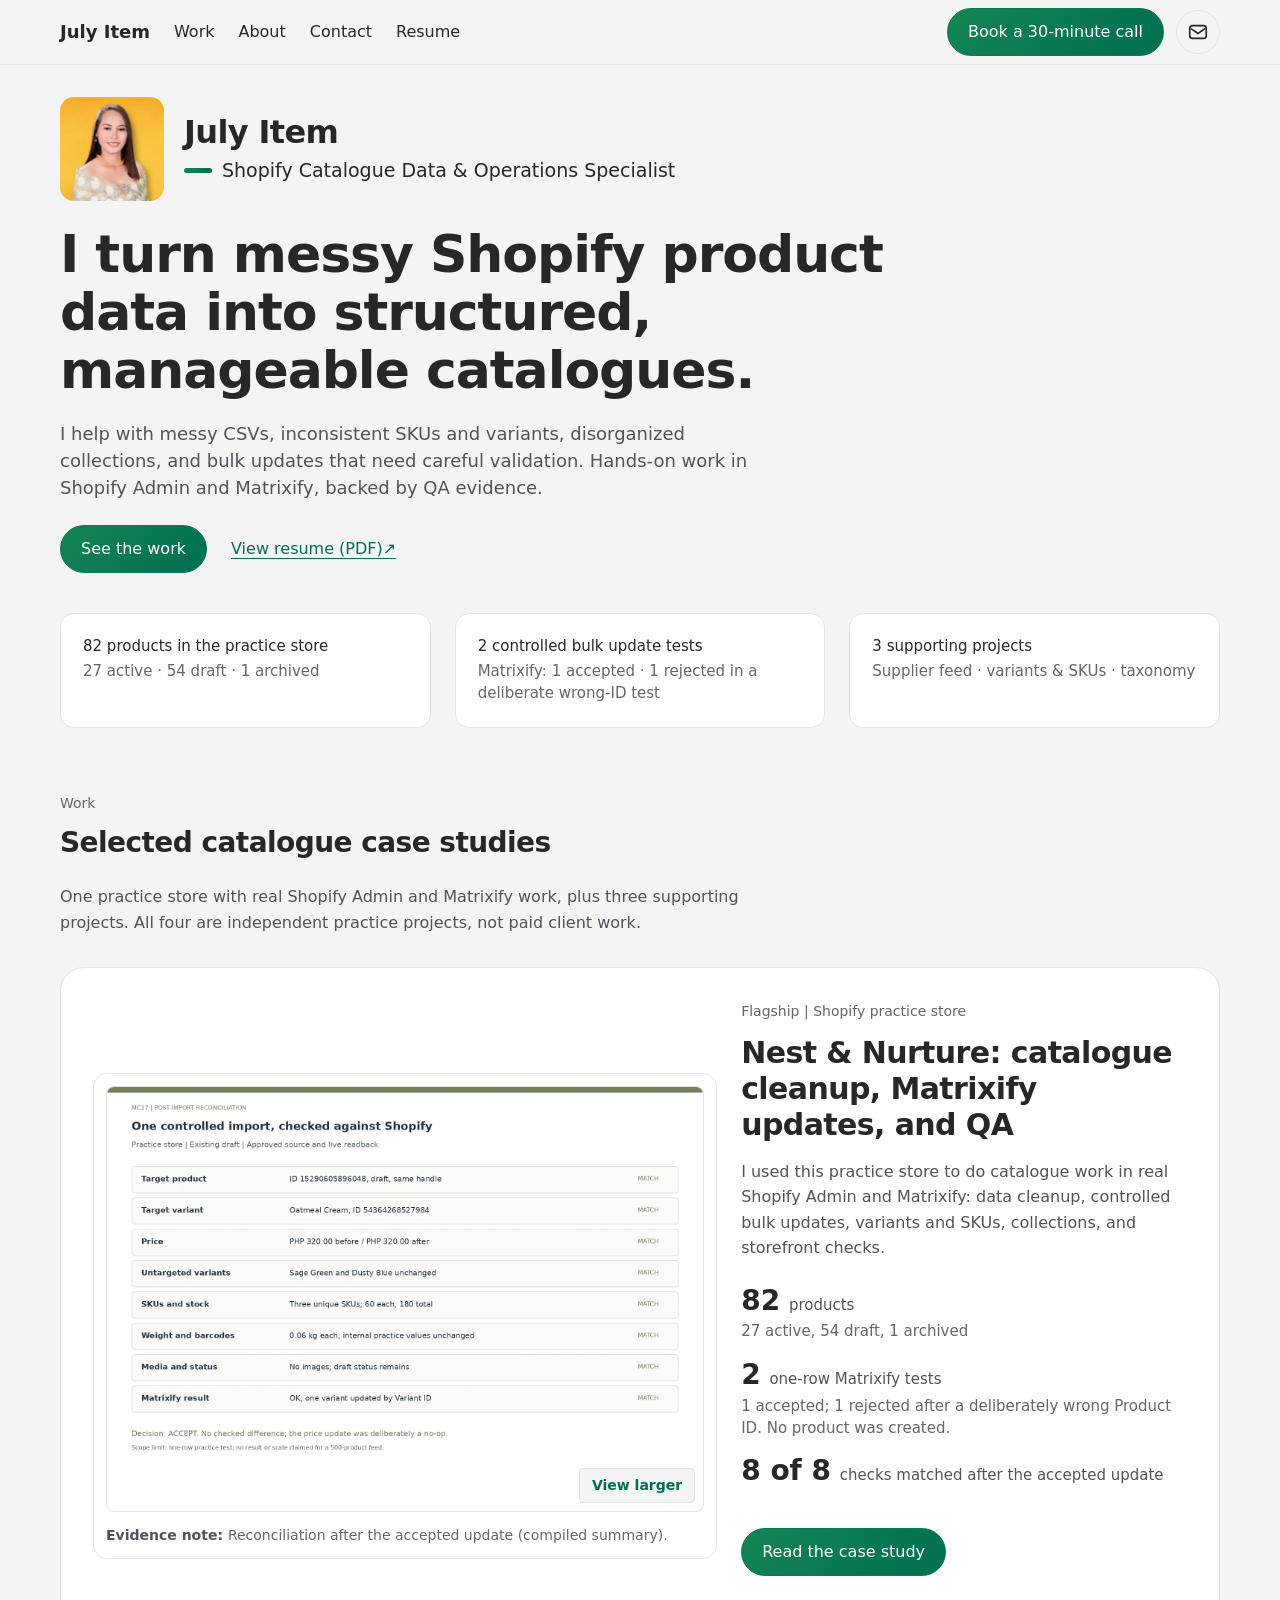
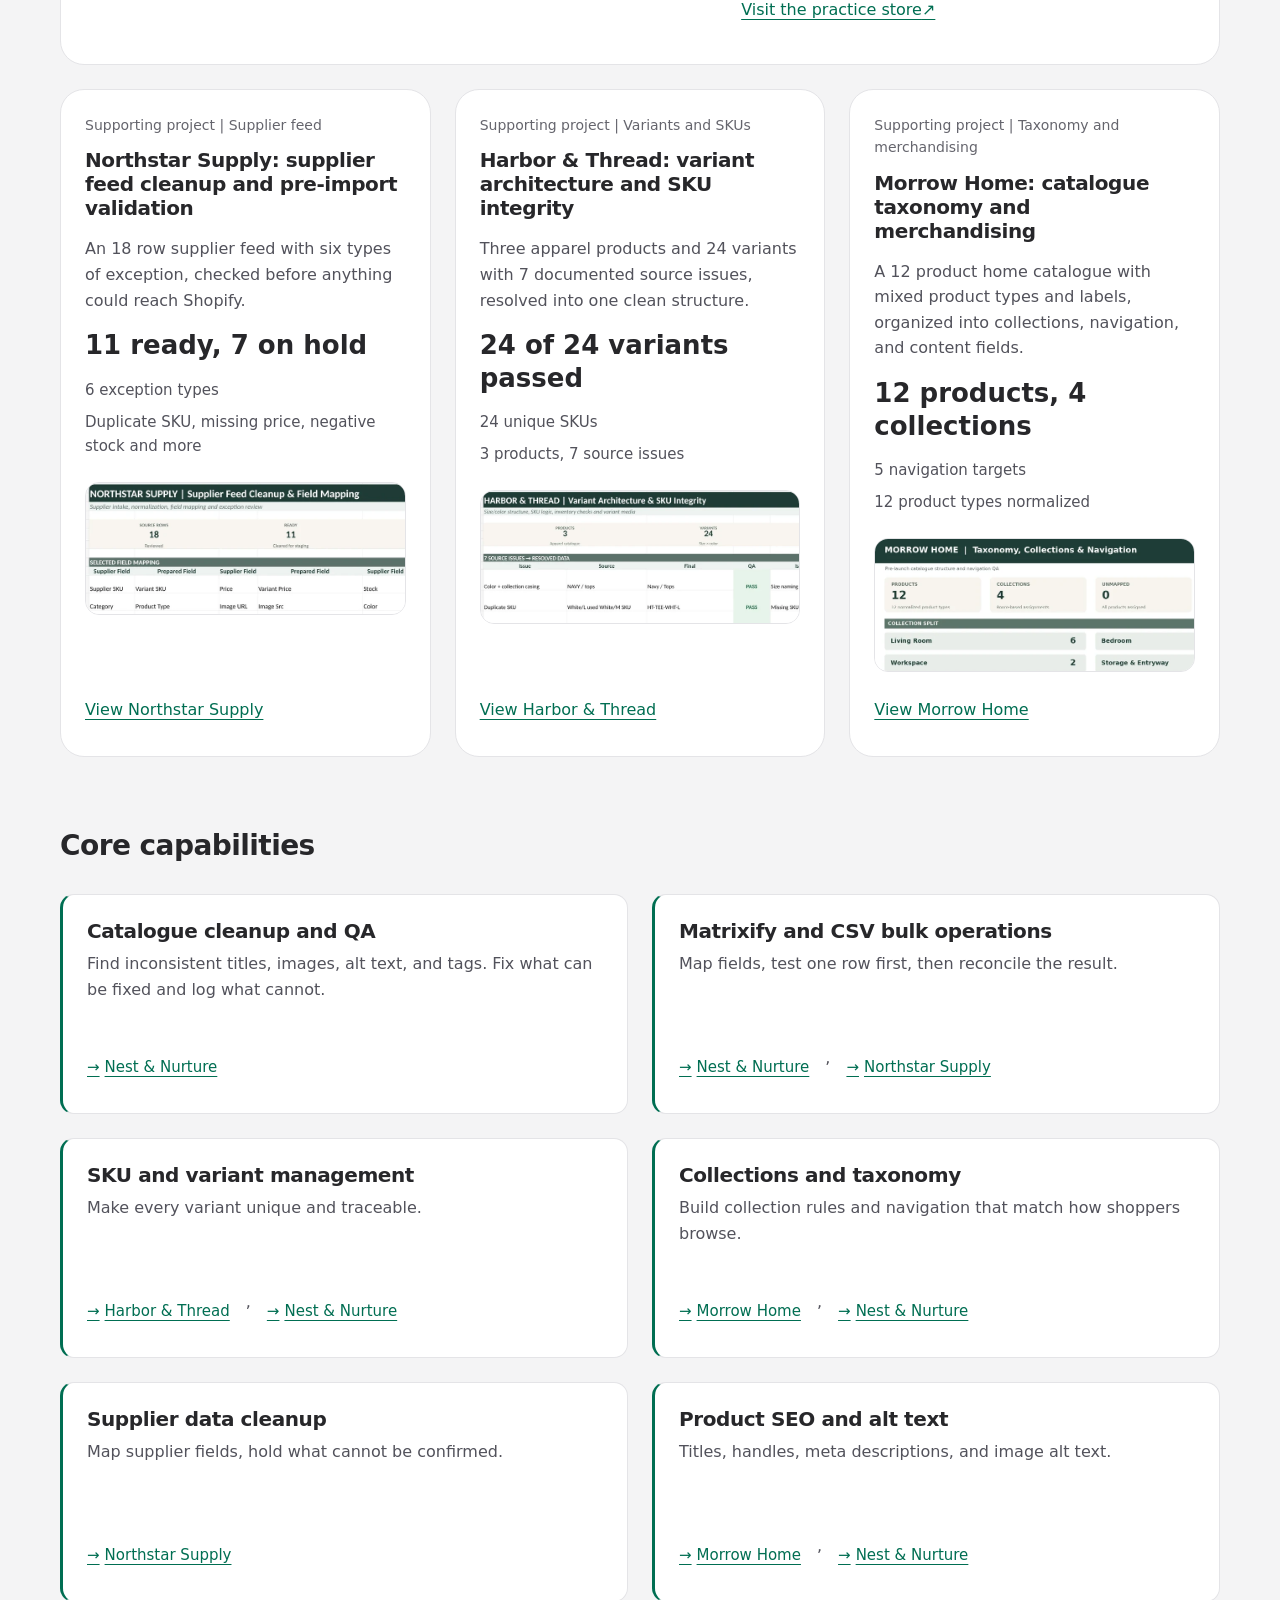
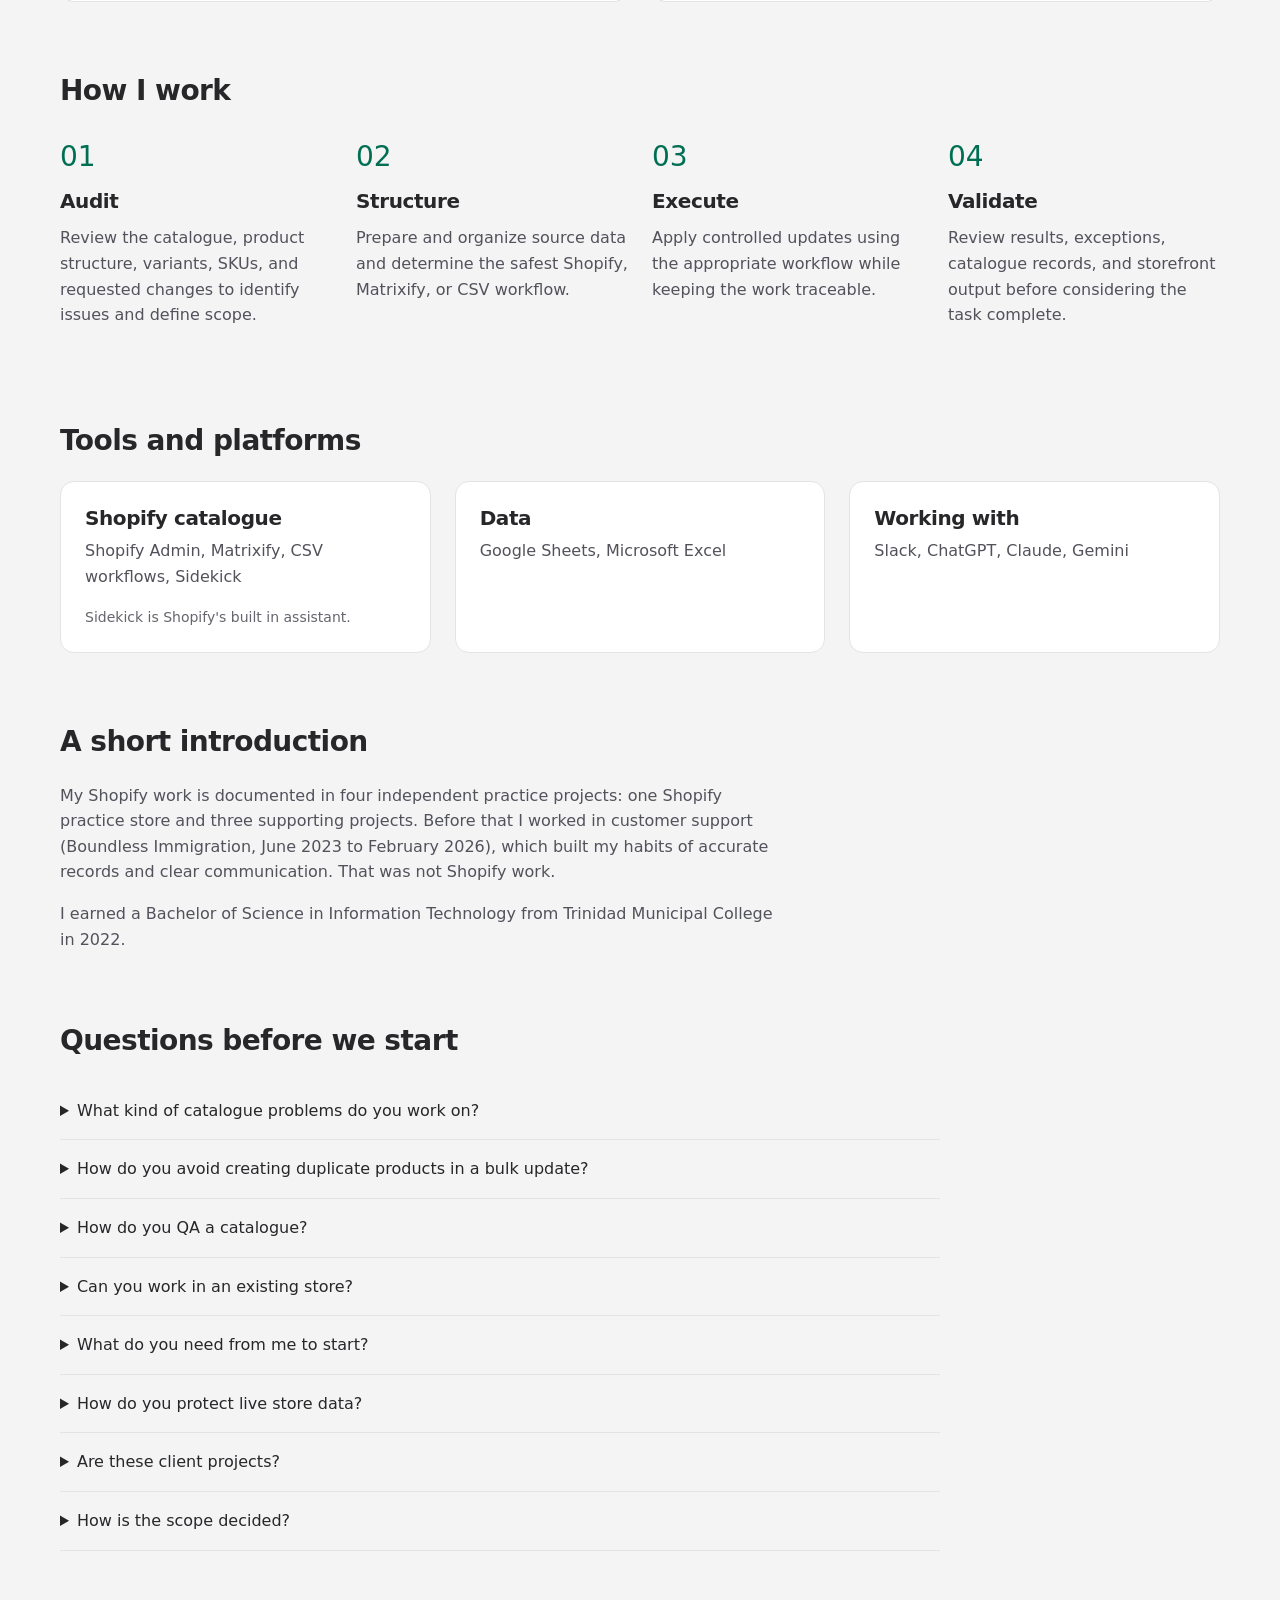
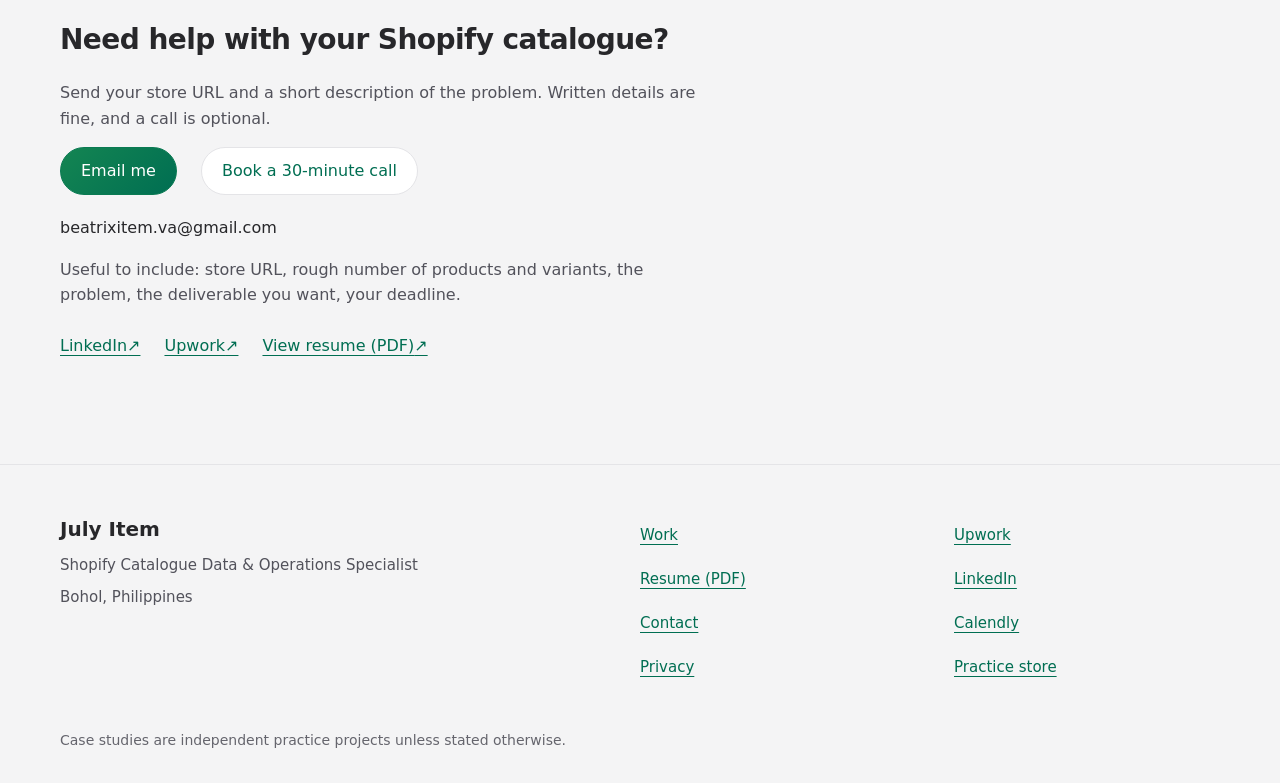
<file: index.html>
<!DOCTYPE html>
<html lang="en"><head><meta charset="utf-8"/><meta content="width=device-width, initial-scale=1" name="viewport"/><title>July Item | Shopify Catalogue Data &amp; Operations Specialist</title><meta content="July Item turns messy Shopify product data into structured, manageable catalogues. Shopify Admin, Matrixify, CSV workflows, SKU and variant structure, catalogue QA." name="description"/><meta content="July Item | Shopify Catalogue Data &amp; Operations Specialist" property="og:title"/><meta content="July Item turns messy Shopify product data into structured, manageable catalogues. Shopify Admin, Matrixify, CSV workflows, SKU and variant structure, catalogue QA." property="og:description"/><meta content="#f4f4f5" name="theme-color"/><link href="assets/images/july-item-profile-sm.webp" rel="icon" type="image/webp"/><link href="assets/css/style.css" rel="stylesheet"/><link rel="canonical" href="https://beatrixitem98-source.github.io/"/><meta property="og:url" content="https://beatrixitem98-source.github.io/"/></head><body><a class="skip" href="#main">Skip to content</a><header class="site-header"><div class="wrap bar"><a aria-label="July Item, home" class="logo" href="index.html">July Item</a><nav aria-label="Main" class="desktop-nav"><a href="index.html#work">Work</a><a href="index.html#about">About</a><a href="index.html#contact">Contact</a><a href="assets/resume/July_Item_Shopify_Catalogue_Data_Operations_Specialist_Resume.pdf" rel="noopener" target="_blank">Resume<span class="vh"> (opens in a new tab)</span></a></nav><div class="header-actions"><a class="btn btn-call" href="https://calendly.com/beatrixitem-va/30min" rel="noopener" target="_blank">Book a 30-minute call<span class="vh"> (opens in a new tab)</span></a><a aria-label="Email July Item" class="btn-mail" href="mailto:beatrixitem.va@gmail.com?subject=Shopify%20catalogue%20project"><svg aria-hidden="true" fill="none" height="22" stroke="currentColor" stroke-width="1.8" viewbox="0 0 24 24" width="22"><rect height="14" rx="3" width="18" x="3" y="5"></rect><path d="m4 8 8 5.5L20 8"></path></svg></a><button aria-controls="drawer" aria-expanded="false" aria-label="Open menu" class="menu-btn" id="menu-btn" type="button"><svg aria-hidden="true" fill="none" height="22" stroke="currentColor" stroke-width="1.8" viewbox="0 0 24 24" width="22"><path d="M4 8h16M4 16h16"></path></svg></button></div></div><nav aria-label="Mobile" class="drawer wrap" hidden="" id="drawer"><a href="index.html#work">Work</a><a href="index.html#about">About</a><a href="index.html#contact">Contact</a><a href="assets/resume/July_Item_Shopify_Catalogue_Data_Operations_Specialist_Resume.pdf" rel="noopener" target="_blank">Resume<span class="vh"> (opens in a new tab)</span></a><a href="https://calendly.com/beatrixitem-va/30min" rel="noopener" target="_blank">Book a 30-minute call<span class="vh"> (opens in a new tab)</span></a></nav></header><main id="main" tabindex="-1"><section class="hero wrap"><div class="hero-grid"><div class="identity"><img alt="Portrait of July Item" class="portrait" height="432" src="assets/images/july-item-profile.webp" width="432"/><div class="identity-text"><p class="name">July Item</p><p class="role">Shopify Catalogue Data &amp; Operations Specialist</p></div></div><div class="hero-copy"><h1>I turn messy Shopify product data into structured, manageable catalogues.</h1><p class="support">I help with messy CSVs, inconsistent SKUs and variants, disorganized collections, and bulk updates that need careful validation. Hands-on work in Shopify Admin and Matrixify, backed by QA evidence.</p><div class="cta"><a class="btn primary" href="#work">See the work</a><a href="assets/resume/July_Item_Shopify_Catalogue_Data_Operations_Specialist_Resume.pdf" rel="noopener" target="_blank">View resume (PDF)<span class="vh"> (opens in a new tab)</span><span aria-hidden="true" class="external-arrow"> ↗</span></a></div></div></div></section><section aria-label="Portfolio at a glance" class="proof-strip wrap"><div class="fact-row"><p><strong>82 products in the practice store</strong><span>27 active · 54 draft · 1 archived</span></p><p><strong>2 controlled bulk update tests</strong><span>Matrixify: 1 accepted · 1 rejected in a deliberate wrong-ID test</span></p><p><strong>3 supporting projects</strong><span>Supplier feed · variants &amp; SKUs · taxonomy</span></p></div></section><section class="home-section wrap" id="work"><p class="eyebrow">Work</p><h2>Selected catalogue case studies</h2><p class="work-intro">One practice store with real Shopify Admin and Matrixify work, plus three supporting projects. All four are independent practice projects, not paid client work.</p><article class="flagship"><div class="flagship-copy"><p class="eyebrow">Flagship | Shopify practice store</p><h3>Nest &amp; Nurture: catalogue cleanup, Matrixify updates, and QA</h3><p>I used this practice store to do catalogue work in real Shopify Admin and Matrixify: data cleanup, controlled bulk updates, variants and SKUs, collections, and storefront checks.</p><ul class="flag-facts"><li><strong>82</strong> products <span>27 active, 54 draft, 1 archived</span></li><li><strong>2</strong> one-row Matrixify tests <span>1 accepted; 1 rejected after a deliberately wrong Product ID. No product was created.</span></li><li><strong>8 of 8</strong> checks matched after the accepted update</li></ul></div><div class="flagship-proof"><figure class="evidence"><button aria-label="Open larger view: Reconciliation after the accepted update (compiled summary)." class="proof-open" data-caption="Reconciliation after the accepted update (compiled summary)." type="button"><img alt="Post-import reconciliation with eight checks, all marked MATCH, and the decision ACCEPT." height="1000" loading="lazy" src="assets/images/proof/d17-recon.webp" width="1600"/><span aria-hidden="true" class="proof-action">View larger</span></button><figcaption><strong class="caption-label">Evidence note: </strong>Reconciliation after the accepted update (compiled summary).</figcaption></figure></div><div class="flagship-actions"><a class="btn primary" href="case-studies/nest-and-nurture.html">Read the case study</a><a href="https://mynestnurture-store.myshopify.com/" rel="noopener" target="_blank">Visit the practice store<span class="vh"> (opens in a new tab)</span><span aria-hidden="true" class="external-arrow"> ↗</span></a></div></article><div class="support-grid"><article class="support-card"><p class="eyebrow">Supporting project | Supplier feed</p><h3>Northstar Supply: supplier feed cleanup and pre-import validation</h3><p>An 18 row supplier feed with six types of exception, checked before anything could reach Shopify.</p><p class="big-fact">11 ready, 7 on hold</p><ul class="small-facts"><li>6 exception types</li><li>Duplicate SKU, missing price, negative stock and more</li></ul><img alt="Northstar Supply summary strip: 18 source rows, 11 ready, and the start of the supplier to prepared field mapping." class="thumbnail" height="317" loading="lazy" src="assets/images/proof/thumb-northstar.webp" width="760"/><a class="project-link" href="case-studies/northstar-supply.html">View Northstar Supply</a></article><article class="support-card"><p class="eyebrow">Supporting project | Variants and SKUs</p><h3>Harbor &amp; Thread: variant architecture and SKU integrity</h3><p>Three apparel products and 24 variants with 7 documented source issues, resolved into one clean structure.</p><p class="big-fact">24 of 24 variants passed</p><ul class="small-facts"><li>24 unique SKUs</li><li>3 products, 7 source issues</li></ul><img alt="Harbor &amp; Thread summary strip: 3 products, 24 variants, and the start of the 7 source issues resolved." class="thumbnail" height="317" loading="lazy" src="assets/images/proof/thumb-harbor.webp" width="760"/><a class="project-link" href="case-studies/harbor-and-thread.html">View Harbor &amp; Thread</a></article><article class="support-card"><p class="eyebrow">Supporting project | Taxonomy and merchandising</p><h3>Morrow Home: catalogue taxonomy and merchandising</h3><p>A 12 product home catalogue with mixed product types and labels, organized into collections, navigation, and content fields.</p><p class="big-fact">12 products, 4 collections</p><ul class="small-facts"><li>5 navigation targets</li><li>12 product types normalized</li></ul><img alt="Morrow Home summary strip: 12 products, 4 collections, and the start of the room based collection split." class="thumbnail" height="317" loading="lazy" src="assets/images/proof/thumb-morrow.webp" width="760"/><a class="project-link" href="case-studies/morrow-home.html">View Morrow Home</a></article></div></section><section class="home-section wrap" id="capabilities"><h2>Core capabilities</h2><ul class="capabilities"><li><h3>Catalogue cleanup and QA</h3><p>Find inconsistent titles, images, alt text, and tags. Fix what can be fixed and log what cannot.</p><p class="project-links"><a href="case-studies/nest-and-nurture.html"><span aria-hidden="true">→ </span>Nest &amp; Nurture</a></p></li><li><h3>Matrixify and CSV bulk operations</h3><p>Map fields, test one row first, then reconcile the result.</p><p class="project-links"><a href="case-studies/nest-and-nurture.html"><span aria-hidden="true">→ </span>Nest &amp; Nurture</a>, <a href="case-studies/northstar-supply.html"><span aria-hidden="true">→ </span>Northstar Supply</a></p></li><li><h3>SKU and variant management</h3><p>Make every variant unique and traceable.</p><p class="project-links"><a href="case-studies/harbor-and-thread.html"><span aria-hidden="true">→ </span>Harbor &amp; Thread</a>, <a href="case-studies/nest-and-nurture.html"><span aria-hidden="true">→ </span>Nest &amp; Nurture</a></p></li><li><h3>Collections and taxonomy</h3><p>Build collection rules and navigation that match how shoppers browse.</p><p class="project-links"><a href="case-studies/morrow-home.html"><span aria-hidden="true">→ </span>Morrow Home</a>, <a href="case-studies/nest-and-nurture.html"><span aria-hidden="true">→ </span>Nest &amp; Nurture</a></p></li><li><h3>Supplier data cleanup</h3><p>Map supplier fields, hold what cannot be confirmed.</p><p class="project-links"><a href="case-studies/northstar-supply.html"><span aria-hidden="true">→ </span>Northstar Supply</a></p></li><li><h3>Product SEO and alt text</h3><p>Titles, handles, meta descriptions, and image alt text.</p><p class="project-links"><a href="case-studies/morrow-home.html"><span aria-hidden="true">→ </span>Morrow Home</a>, <a href="case-studies/nest-and-nurture.html"><span aria-hidden="true">→ </span>Nest &amp; Nurture</a></p></li></ul></section><section class="home-section wrap" id="process"><h2>How I work</h2><ol class="steps"><li class="step"><span class="n">01</span><h3>Audit</h3><p>Review the catalogue, product structure, variants, SKUs, and requested changes to identify issues and define scope.</p></li><li class="step"><span class="n">02</span><h3>Structure</h3><p>Prepare and organize source data and determine the safest Shopify, Matrixify, or CSV workflow.</p></li><li class="step"><span class="n">03</span><h3>Execute</h3><p>Apply controlled updates using the appropriate workflow while keeping the work traceable.</p></li><li class="step"><span class="n">04</span><h3>Validate</h3><p>Review results, exceptions, catalogue records, and storefront output before considering the task complete.</p></li></ol></section><section class="home-section wrap" id="tools"><h2>Tools and platforms</h2><div class="tools-grid"><div><h3>Shopify catalogue</h3><p>Shopify Admin, Matrixify, CSV workflows, Sidekick</p><p class="fine">Sidekick is Shopify's built in assistant.</p></div><div><h3>Data</h3><p>Google Sheets, Microsoft Excel</p></div><div><h3>Working with</h3><p>Slack, ChatGPT, Claude, Gemini</p></div></div></section><section class="home-section wrap" id="about"><h2>A short introduction</h2><div class="about-copy"><p>My Shopify work is documented in four independent practice projects: one Shopify practice store and three supporting projects. Before that I worked in customer support (Boundless Immigration, June 2023 to February 2026), which built my habits of accurate records and clear communication. That was not Shopify work.</p><p>I earned a Bachelor of Science in Information Technology from Trinidad Municipal College in 2022.</p></div></section><section class="home-section wrap" id="faq"><h2>Questions before we start</h2><div class="faq"><details><summary>What kind of catalogue problems do you work on?</summary><p>Messy CSV or supplier data, inconsistent SKUs and variants, collections that do not match the products, missing alt text, and bulk updates that need a safe workflow.</p></details><details><summary>How do you avoid creating duplicate products in a bulk update?</summary><p>I decide the match key first (for example product ID or variant ID), check it in Shopify, run a one-row test, and compare the result with Shopify before anything larger.</p></details><details><summary>How do you QA a catalogue?</summary><p>I compare the source data with Shopify, then check titles, images, alt text, SKUs, variants, collections, and the storefront page. Anything I cannot verify is logged as an open exception. I do not guess.</p></details><details><summary>Can you work in an existing store?</summary><p>Yes. I start with an audit and agree the scope before changing anything. Changes are made in controlled steps, and I ask for a backup export before bulk updates.</p></details><details><summary>What do you need from me to start?</summary><p>Your store URL, the approximate number of products and variants, the catalogue problem, the deliverable you want, and your deadline. Access is agreed before work starts and limited to what the task needs.</p></details><details><summary>How do you protect live store data?</summary><p>I make a backup export first, test on one row, preview the import, write only the fields the task needs, and check the records again afterward.</p></details><details><summary>Are these client projects?</summary><p>No. All four are independent practice projects using practice or fictional data. Nest &amp; Nurture is a Shopify practice store where I performed real Shopify Admin and Matrixify work. The three supporting projects demonstrate supplier-data preparation, variant and SKU structure, catalogue taxonomy, and documented QA. Each case study explains its scope and evidence.</p></details><details><summary>How is the scope decided?</summary><p>After the audit I list the issues found, what I would change, and what I would leave alone, and we agree that before I start.</p></details></div></section><div class="home-section wrap"><section class="contact-block" id="contact"><h2>Need help with your Shopify catalogue?</h2><p>Send your store URL and a short description of the problem. Written details are fine, and a call is optional.</p><div class="cta"><a class="btn primary" href="mailto:beatrixitem.va@gmail.com?subject=Shopify%20catalogue%20project">Email me</a><a class="btn secondary" href="https://calendly.com/beatrixitem-va/30min" rel="noopener" target="_blank">Book a 30-minute call<span class="vh"> (opens in a new tab)</span></a></div><p class="email-address">beatrixitem.va@gmail.com</p><p>Useful to include: store URL, rough number of products and variants, the problem, the deliverable you want, your deadline.</p><div class="text-links"><a href="https://www.linkedin.com/in/july-item/" rel="noopener" target="_blank">LinkedIn<span aria-hidden="true" class="external-arrow"> ↗</span><span class="vh"> (opens in a new tab)</span></a><a href="https://www.upwork.com/freelancers/~0124efc73db6275740" rel="noopener" target="_blank">Upwork<span class="vh"> (opens in a new tab)</span><span aria-hidden="true" class="external-arrow"> ↗</span></a><a href="assets/resume/July_Item_Shopify_Catalogue_Data_Operations_Specialist_Resume.pdf" rel="noopener" target="_blank">View resume (PDF)<span class="vh"> (opens in a new tab)</span><span aria-hidden="true" class="external-arrow"> ↗</span></a></div></section></div></main><footer class="foot"><div class="wrap"><div class="footer-grid"><div><p class="nm">July Item</p><p>Shopify Catalogue Data &amp; Operations Specialist</p><p>Bohol, Philippines</p></div><nav aria-label="Footer"><a href="index.html#work">Work</a><a href="assets/resume/July_Item_Shopify_Catalogue_Data_Operations_Specialist_Resume.pdf" rel="noopener" target="_blank">Resume (PDF)<span class="vh"> (opens in a new tab)</span></a><a href="index.html#contact">Contact</a><a href="privacy.html">Privacy</a></nav><nav aria-label="Elsewhere"><a href="https://www.upwork.com/freelancers/~0124efc73db6275740" rel="noopener" target="_blank">Upwork<span class="vh"> (opens in a new tab)</span></a><a href="https://www.linkedin.com/in/july-item/" rel="noopener" target="_blank">LinkedIn<span class="vh"> (opens in a new tab)</span></a><a href="https://calendly.com/beatrixitem-va/30min" rel="noopener" target="_blank">Calendly<span class="vh"> (opens in a new tab)</span></a><a href="https://mynestnurture-store.myshopify.com/" rel="noopener" target="_blank">Practice store<span class="vh"> (opens in a new tab)</span></a></nav></div><p class="legal">Case studies are independent practice projects unless stated otherwise.</p></div></footer><dialog aria-labelledby="lightbox-title" id="lightbox"><div class="lightbox-bar"><p id="lightbox-title">Evidence</p><button aria-label="Close enlarged image" class="lightbox-close" type="button">Close</button></div><div aria-label="Enlarged evidence. Scroll horizontally to inspect wide images." class="lightbox-pan" tabindex="0"><img alt=""/></div><p class="lightbox-caption"></p></dialog><script defer="" src="assets/js/main.js"></script></body></html>
</file>
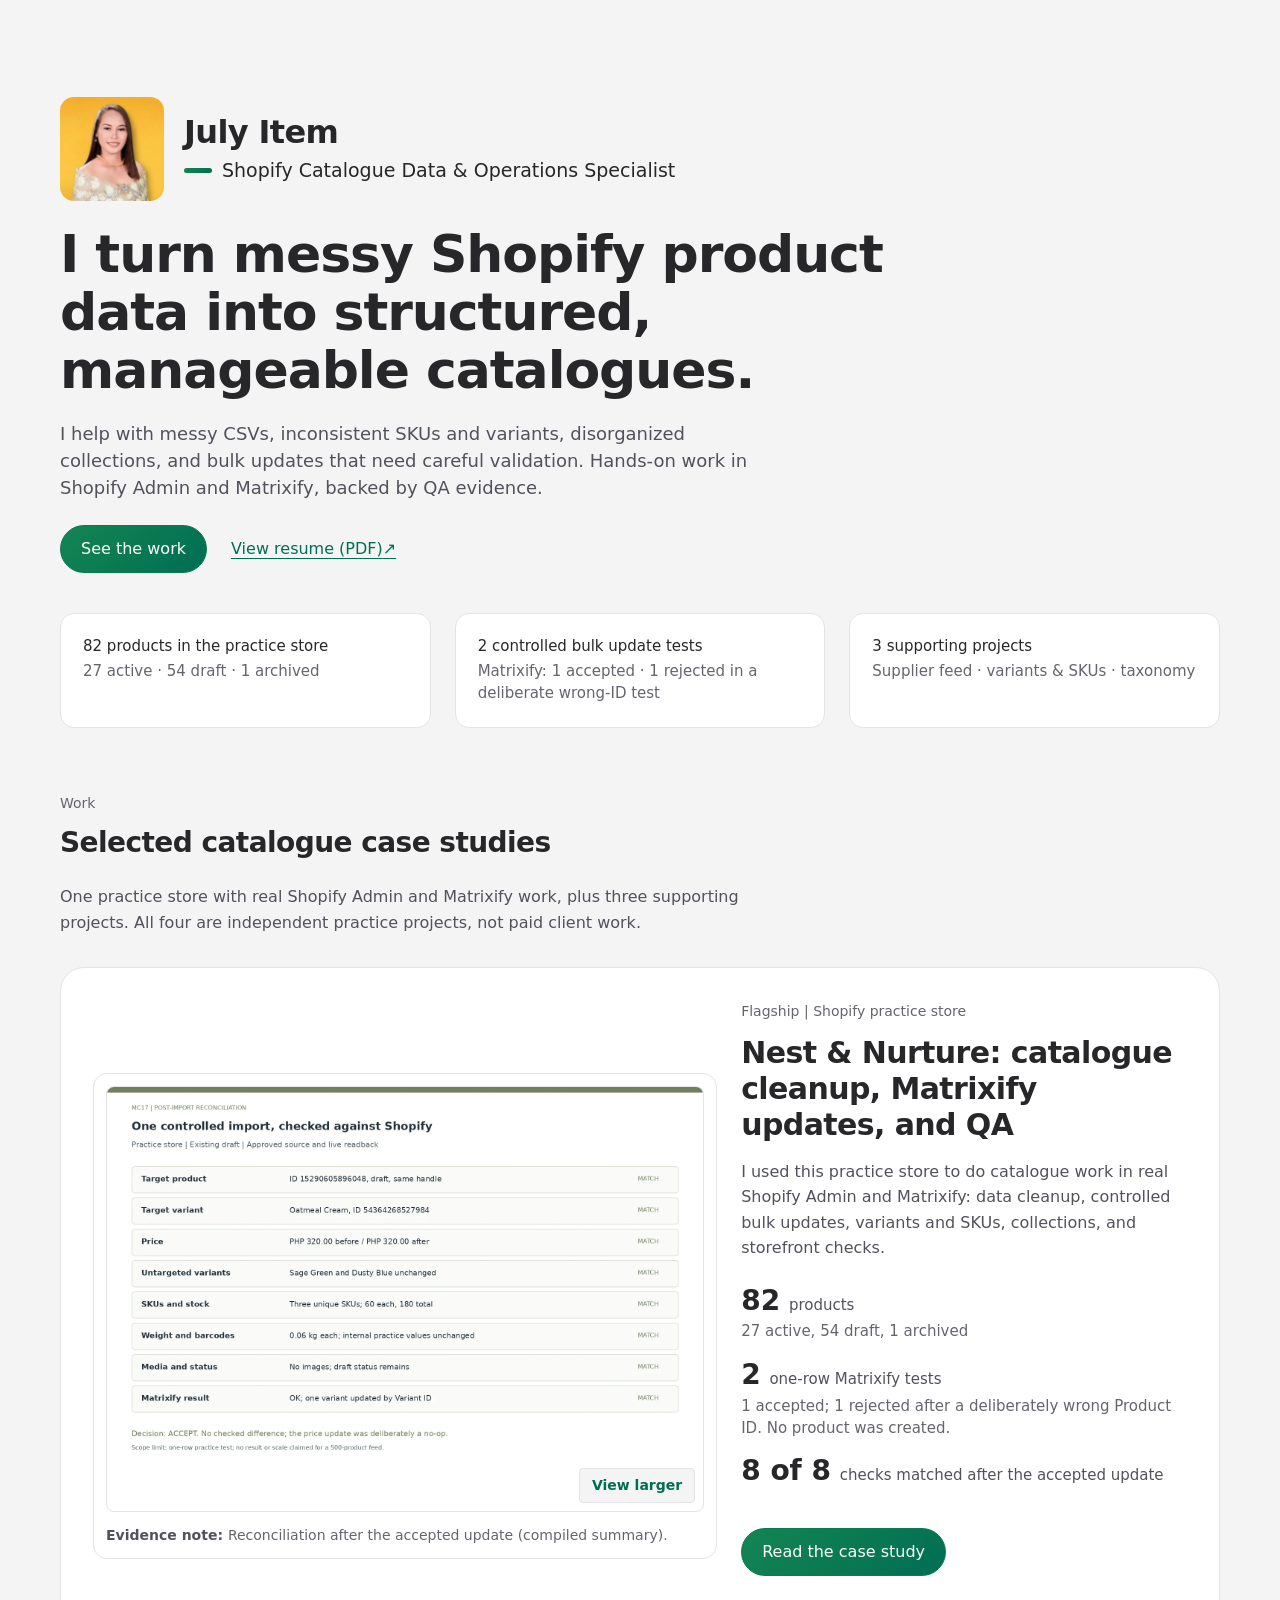
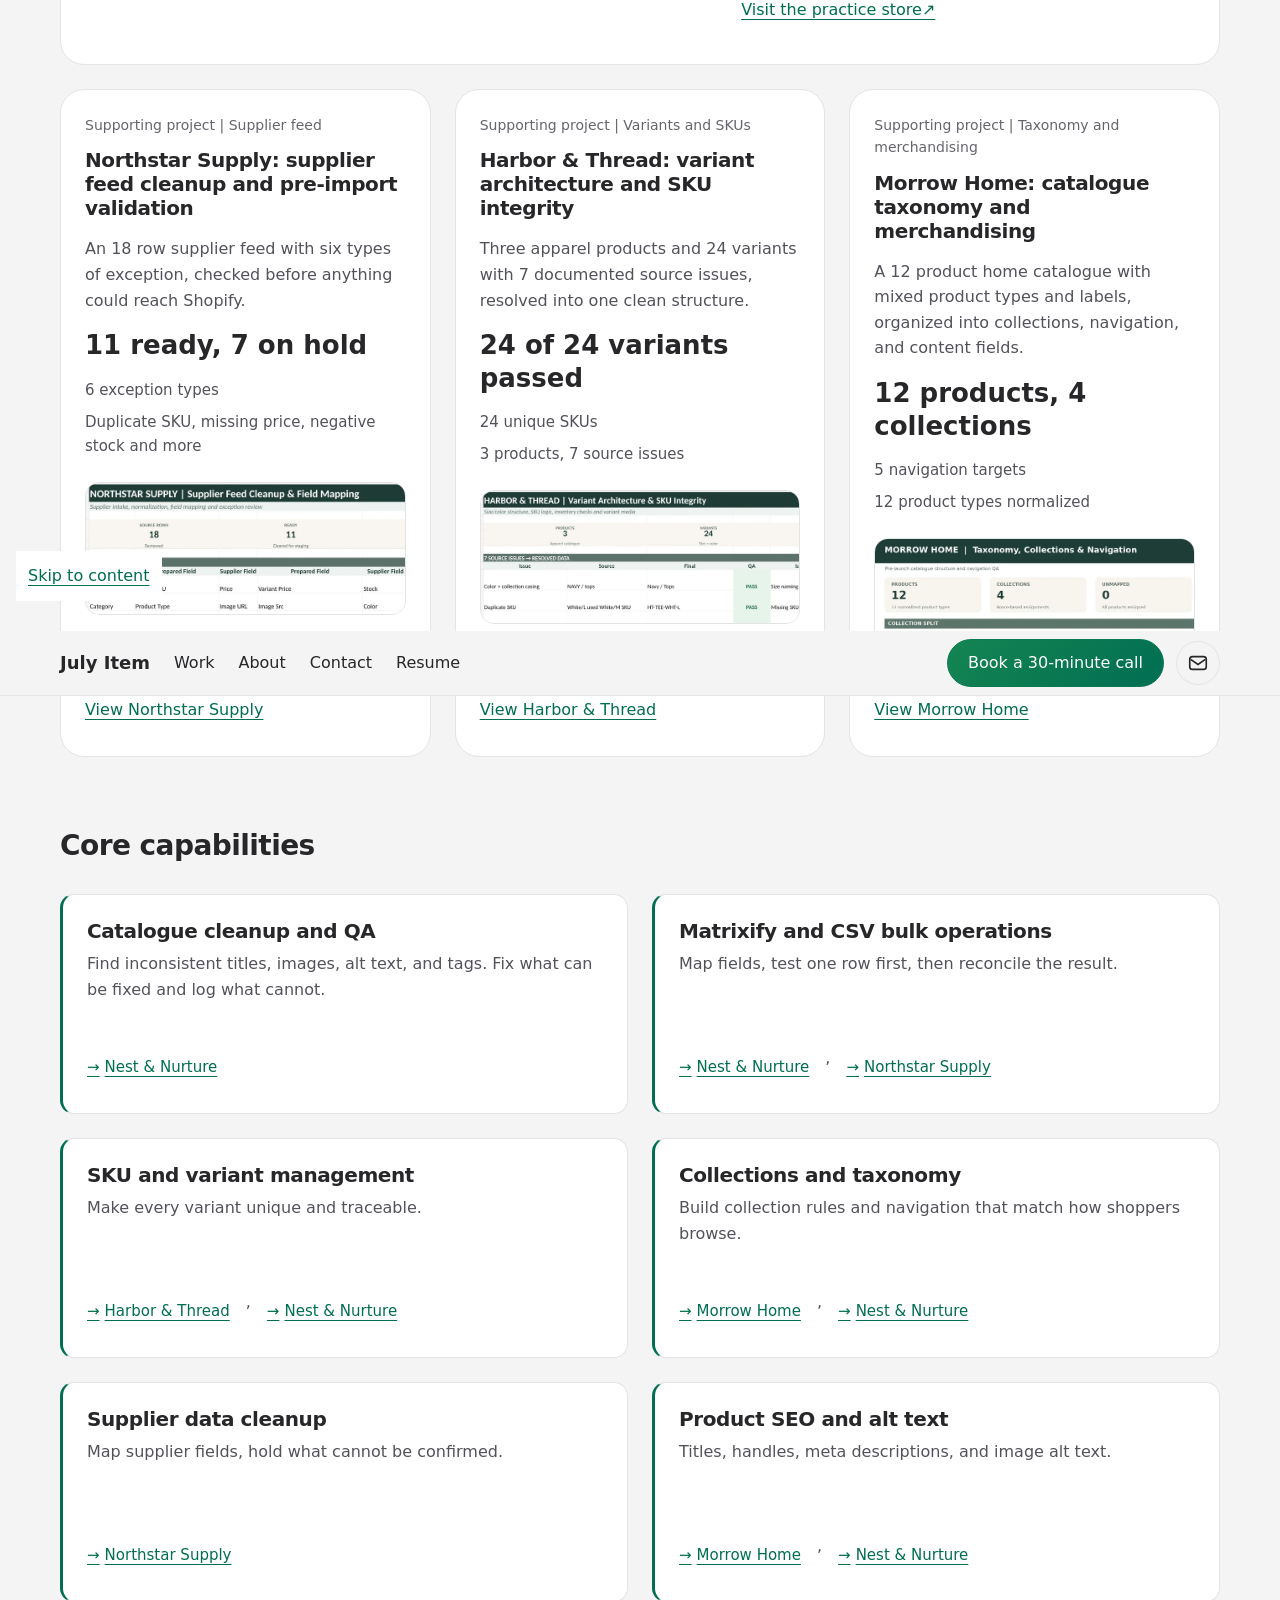
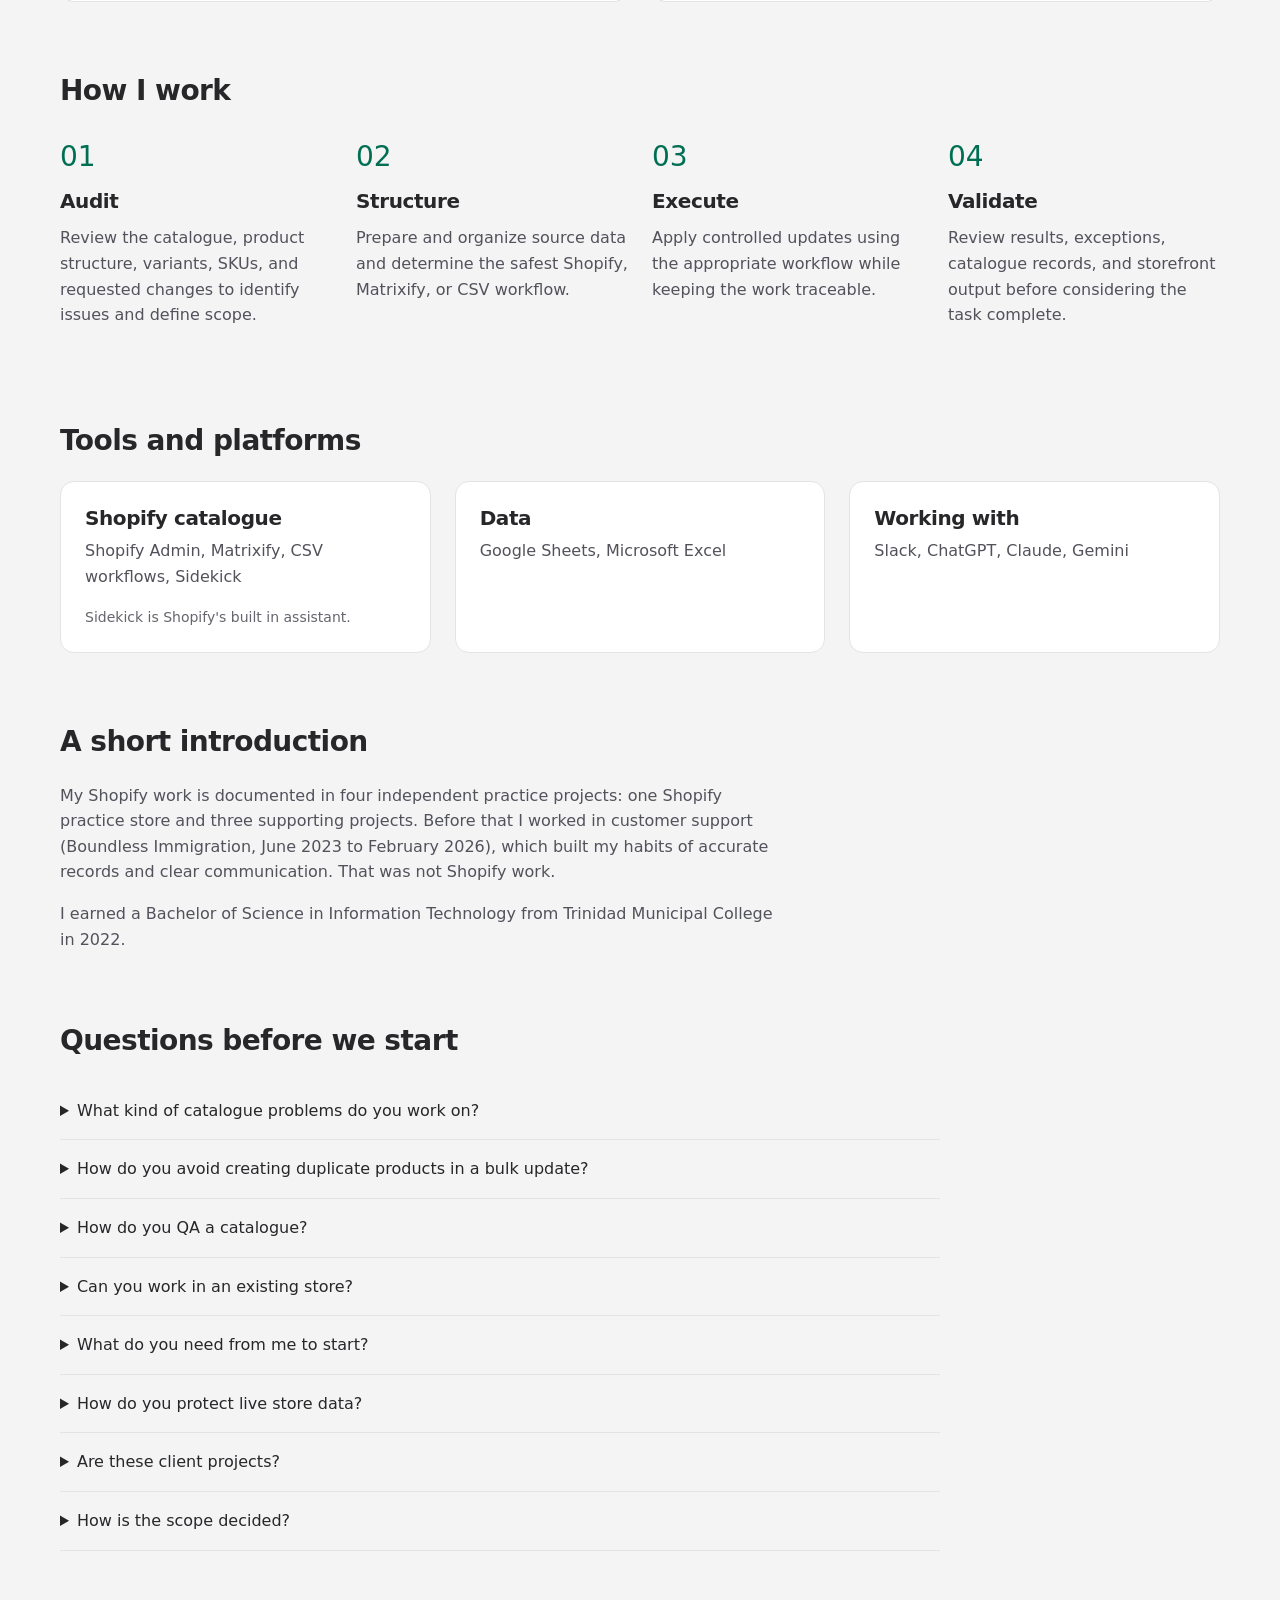
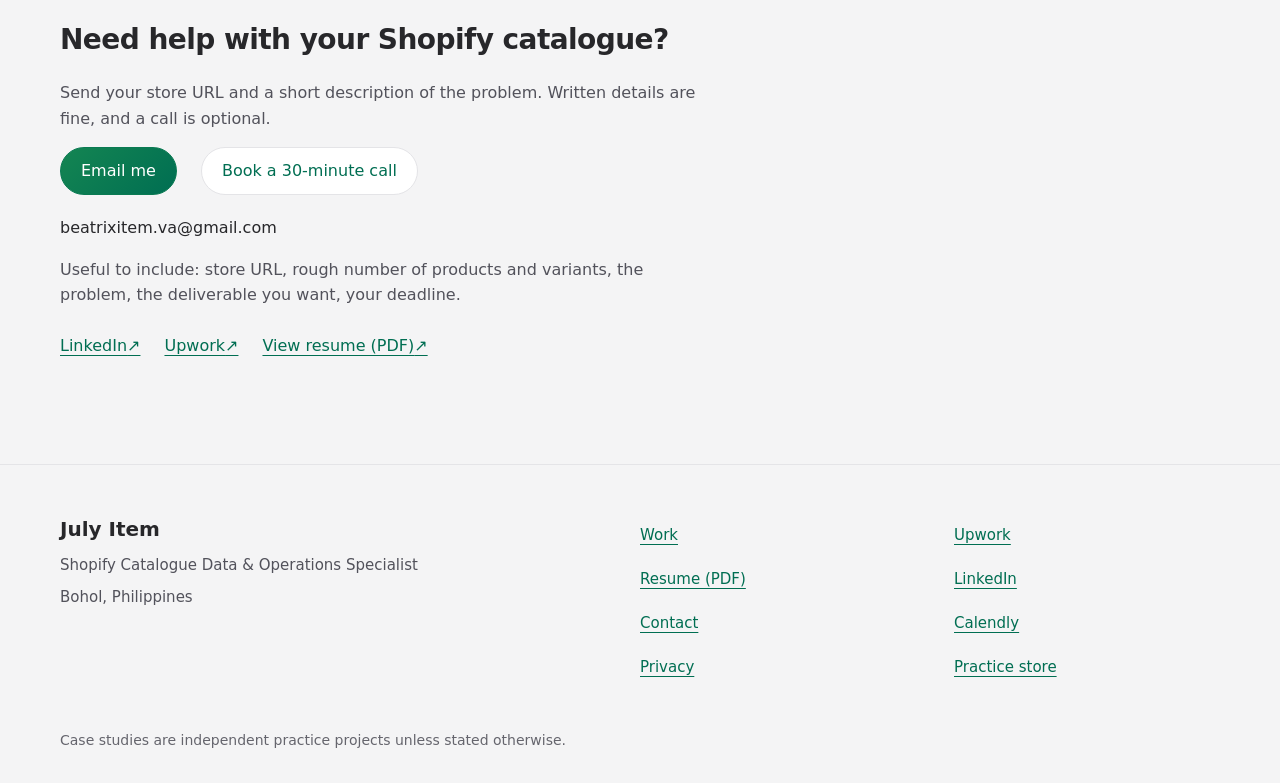
<file: about.html>
<!DOCTYPE html><html lang="en"><head><meta charset="utf-8"><meta name="viewport" content="width=device-width, initial-scale=1"><title>Page moved | July Item</title><meta name="description" content="This portfolio page has moved. Follow the link to its current location."><meta property="og:title" content="Page moved | July Item"><meta property="og:description" content="This portfolio page has moved. Follow the link to its current location."><meta http-equiv="refresh" content="0;url=index.html#about"><meta name="robots" content="noindex"><link rel="stylesheet" href="assets/css/style.css"><style>main{padding-top:48px}main a{display:inline-flex;align-items:center;min-height:44px}</style><meta name="robots" content="noindex,follow"/></head><body><main class="case-wrap"><h1>Page moved</h1><p><a href="index.html#about">Continue to the current portfolio page</a></p></main></body></html>
</file>
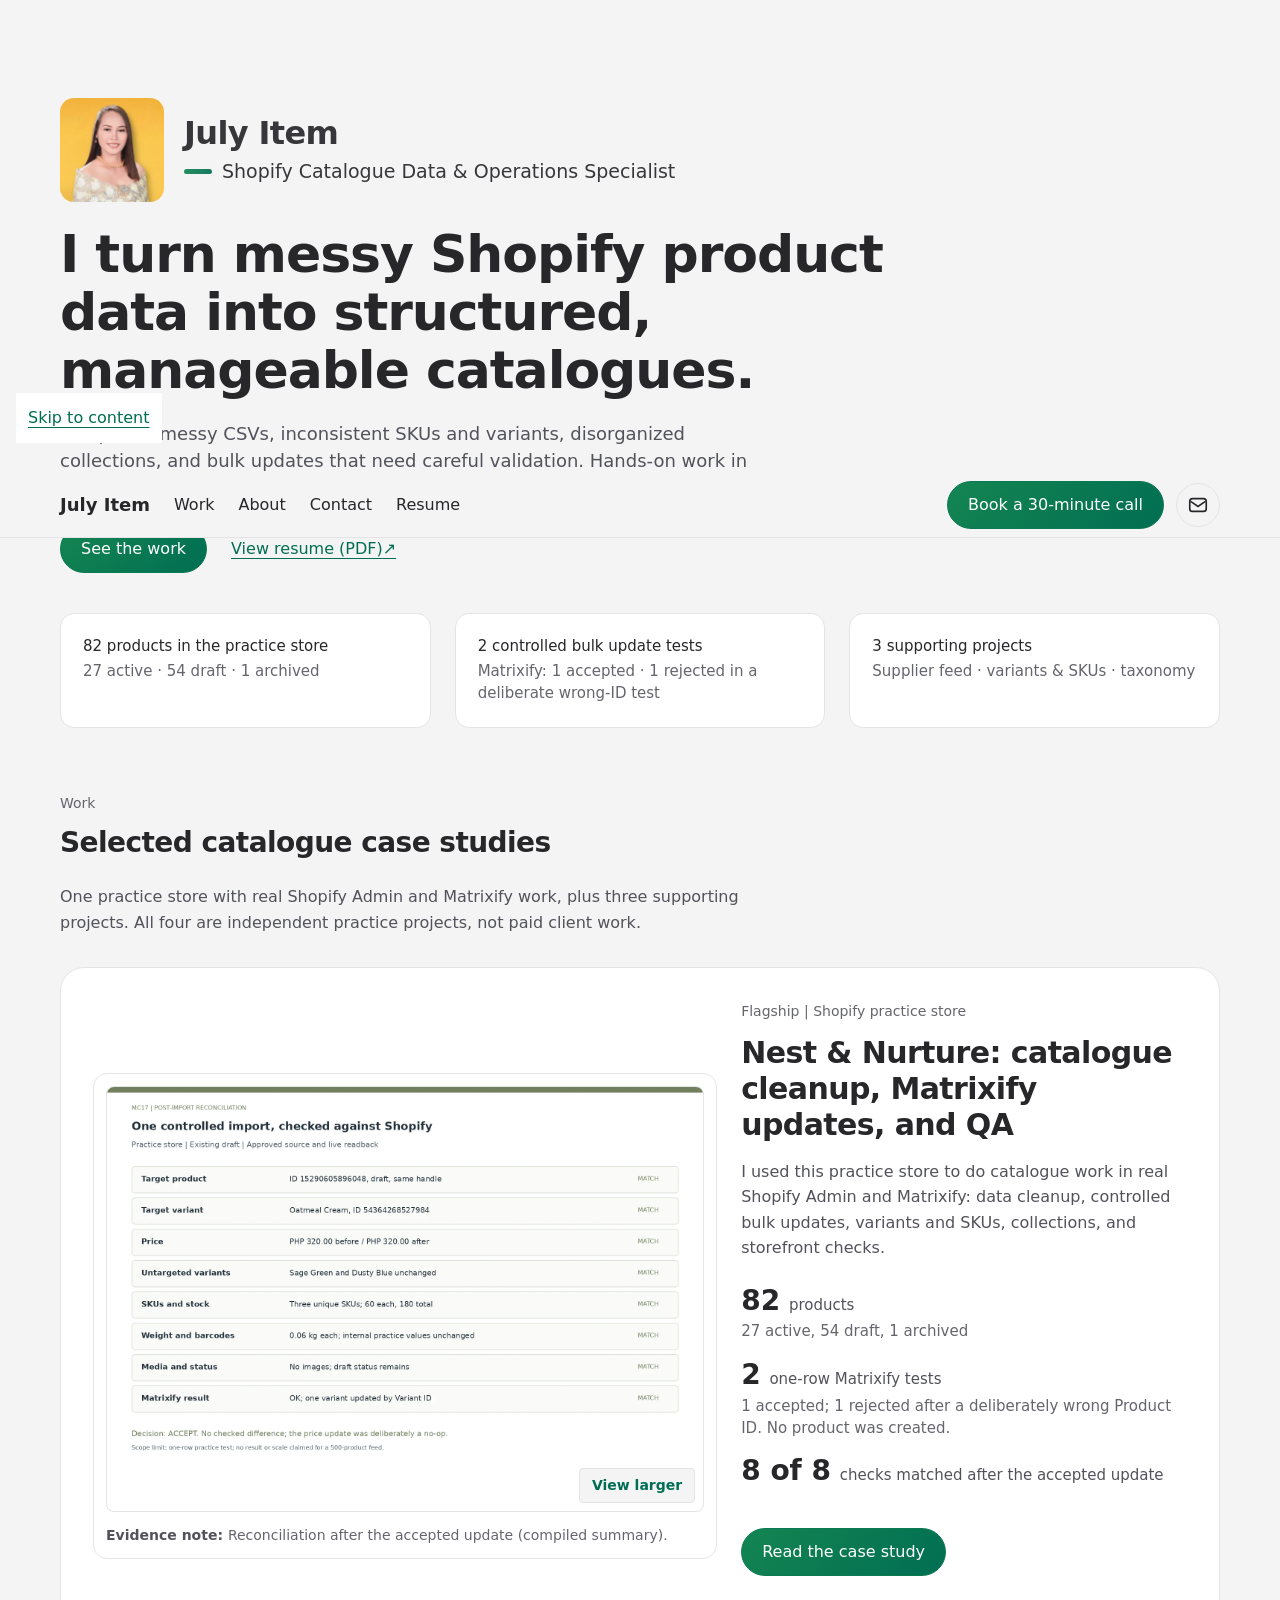
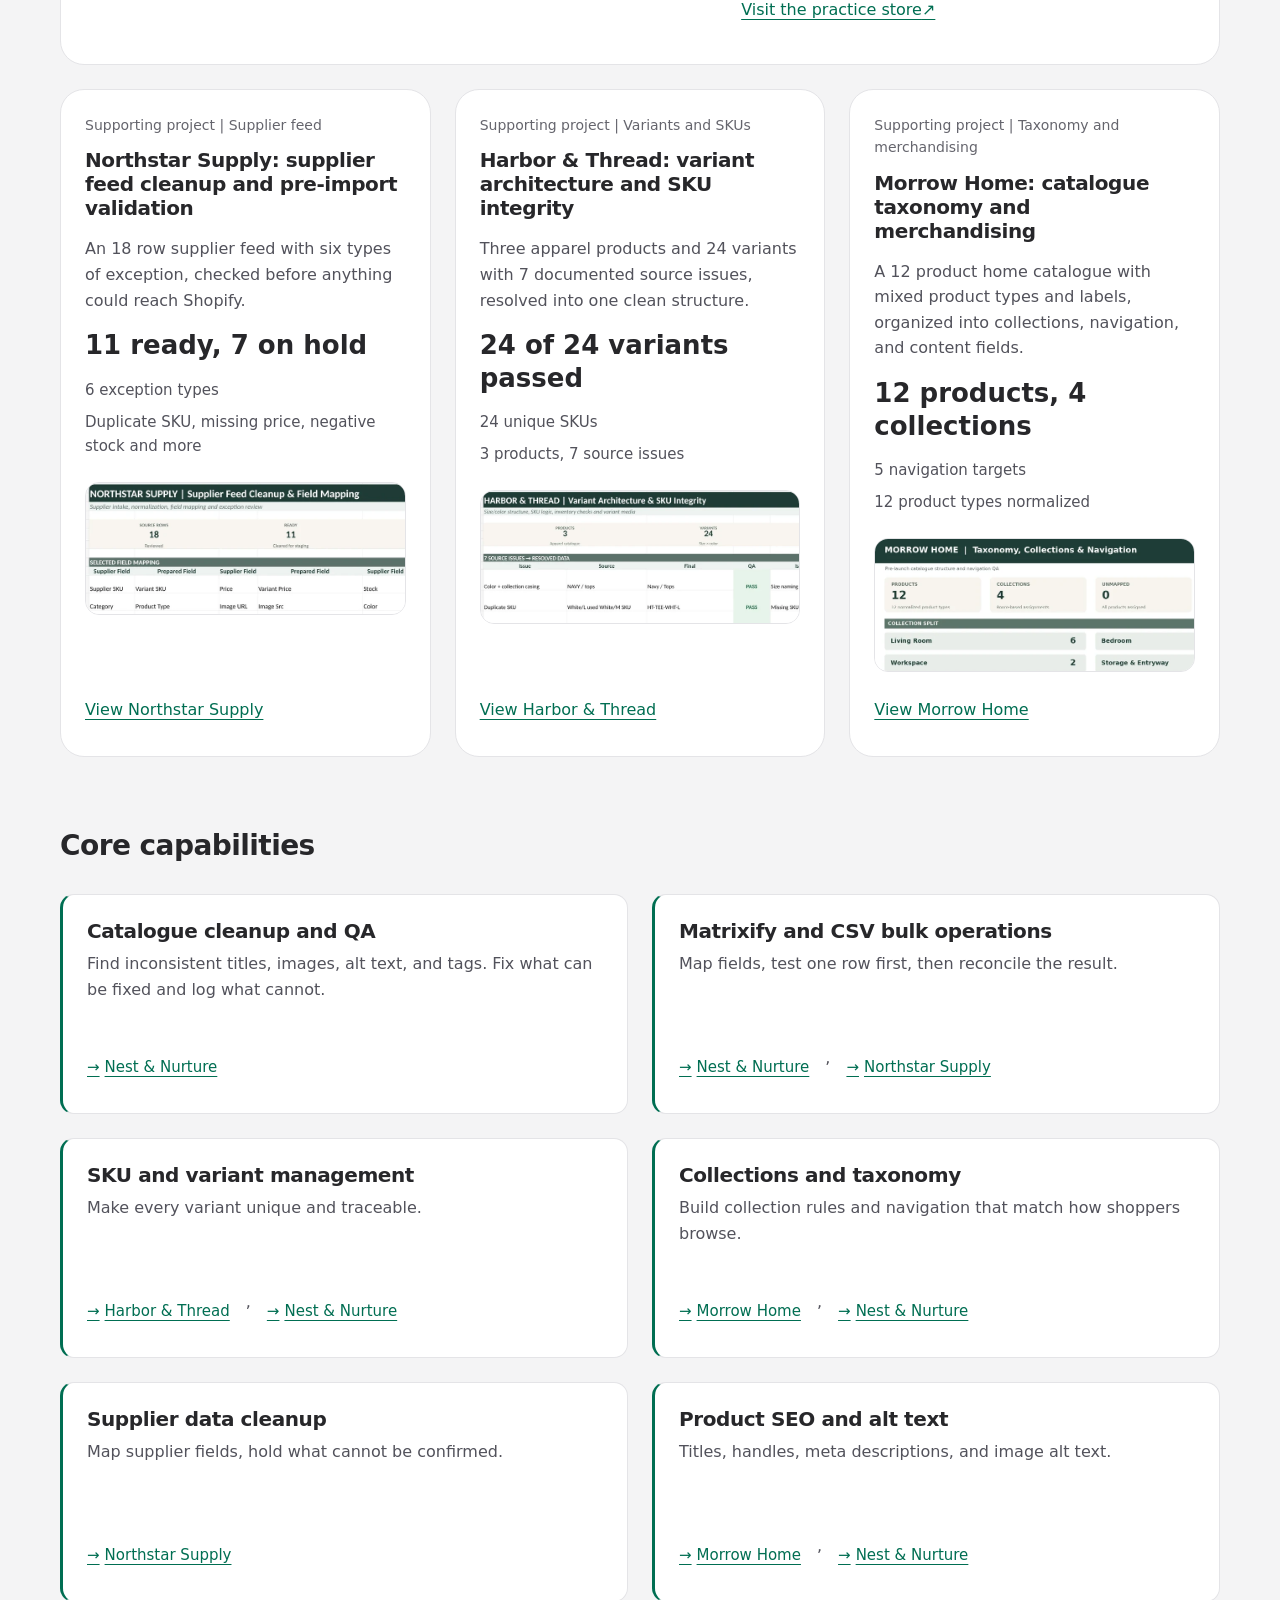
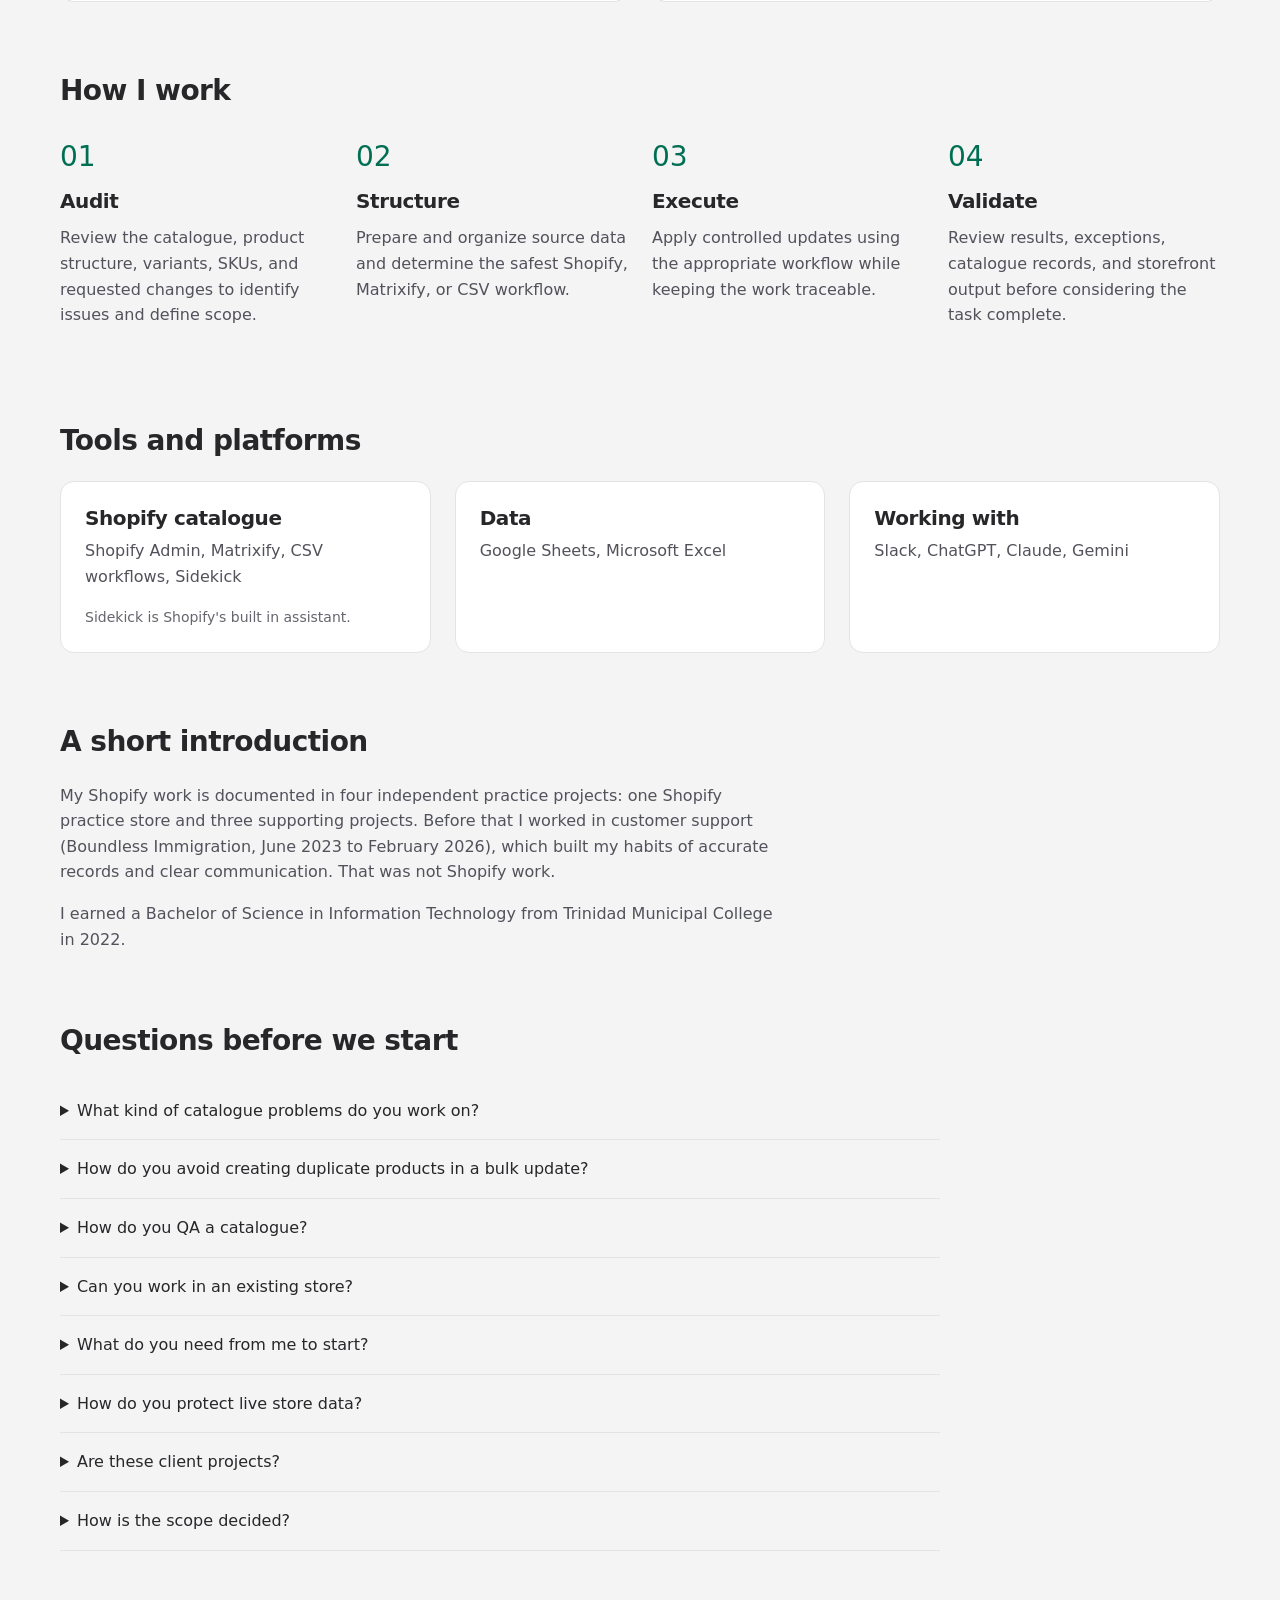
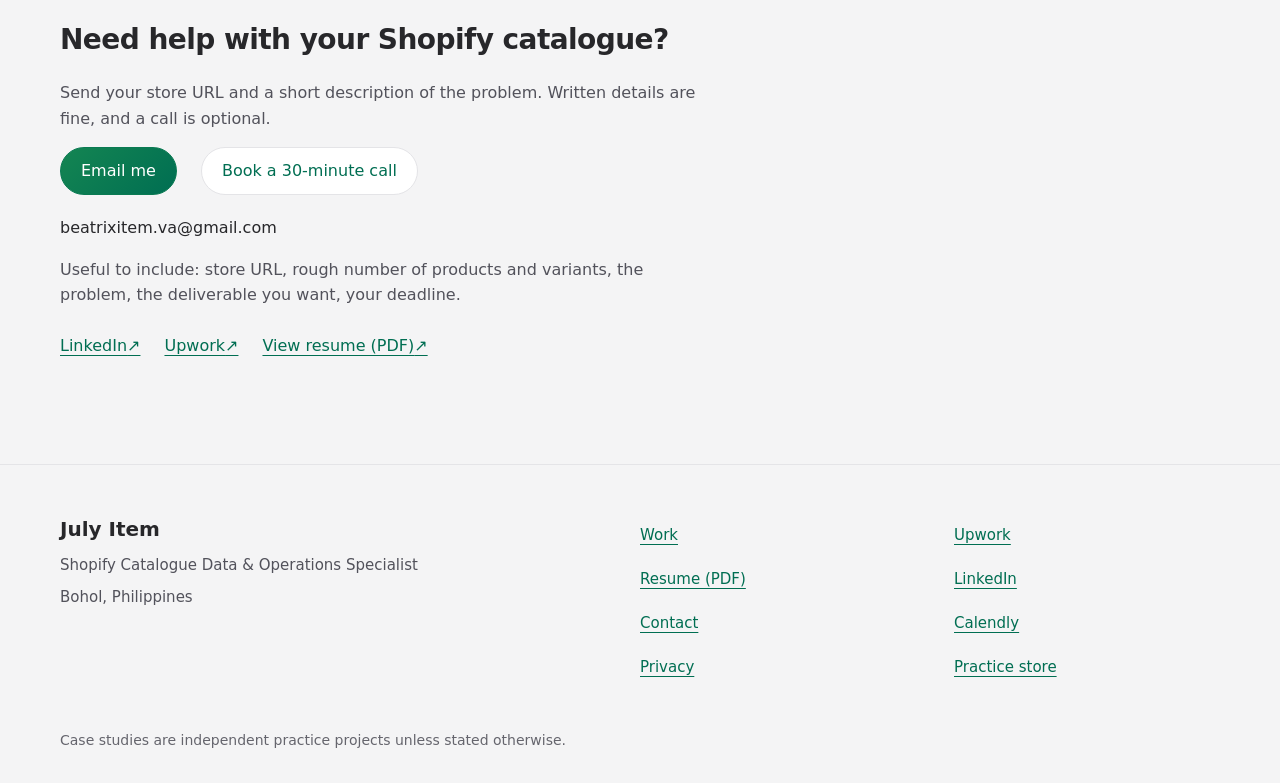
<file: case-studies.html>
<!DOCTYPE html><html lang="en"><head><meta charset="utf-8"><meta name="viewport" content="width=device-width, initial-scale=1"><title>Page moved | July Item</title><meta name="description" content="This portfolio page has moved. Follow the link to its current location."><meta property="og:title" content="Page moved | July Item"><meta property="og:description" content="This portfolio page has moved. Follow the link to its current location."><meta http-equiv="refresh" content="0;url=index.html#work"><meta name="robots" content="noindex"><link rel="stylesheet" href="assets/css/style.css"><style>main{padding-top:48px}main a{display:inline-flex;align-items:center;min-height:44px}</style><meta name="robots" content="noindex,follow"/></head><body><main class="case-wrap"><h1>Page moved</h1><p><a href="index.html#work">Continue to the current portfolio page</a></p></main></body></html>
</file>
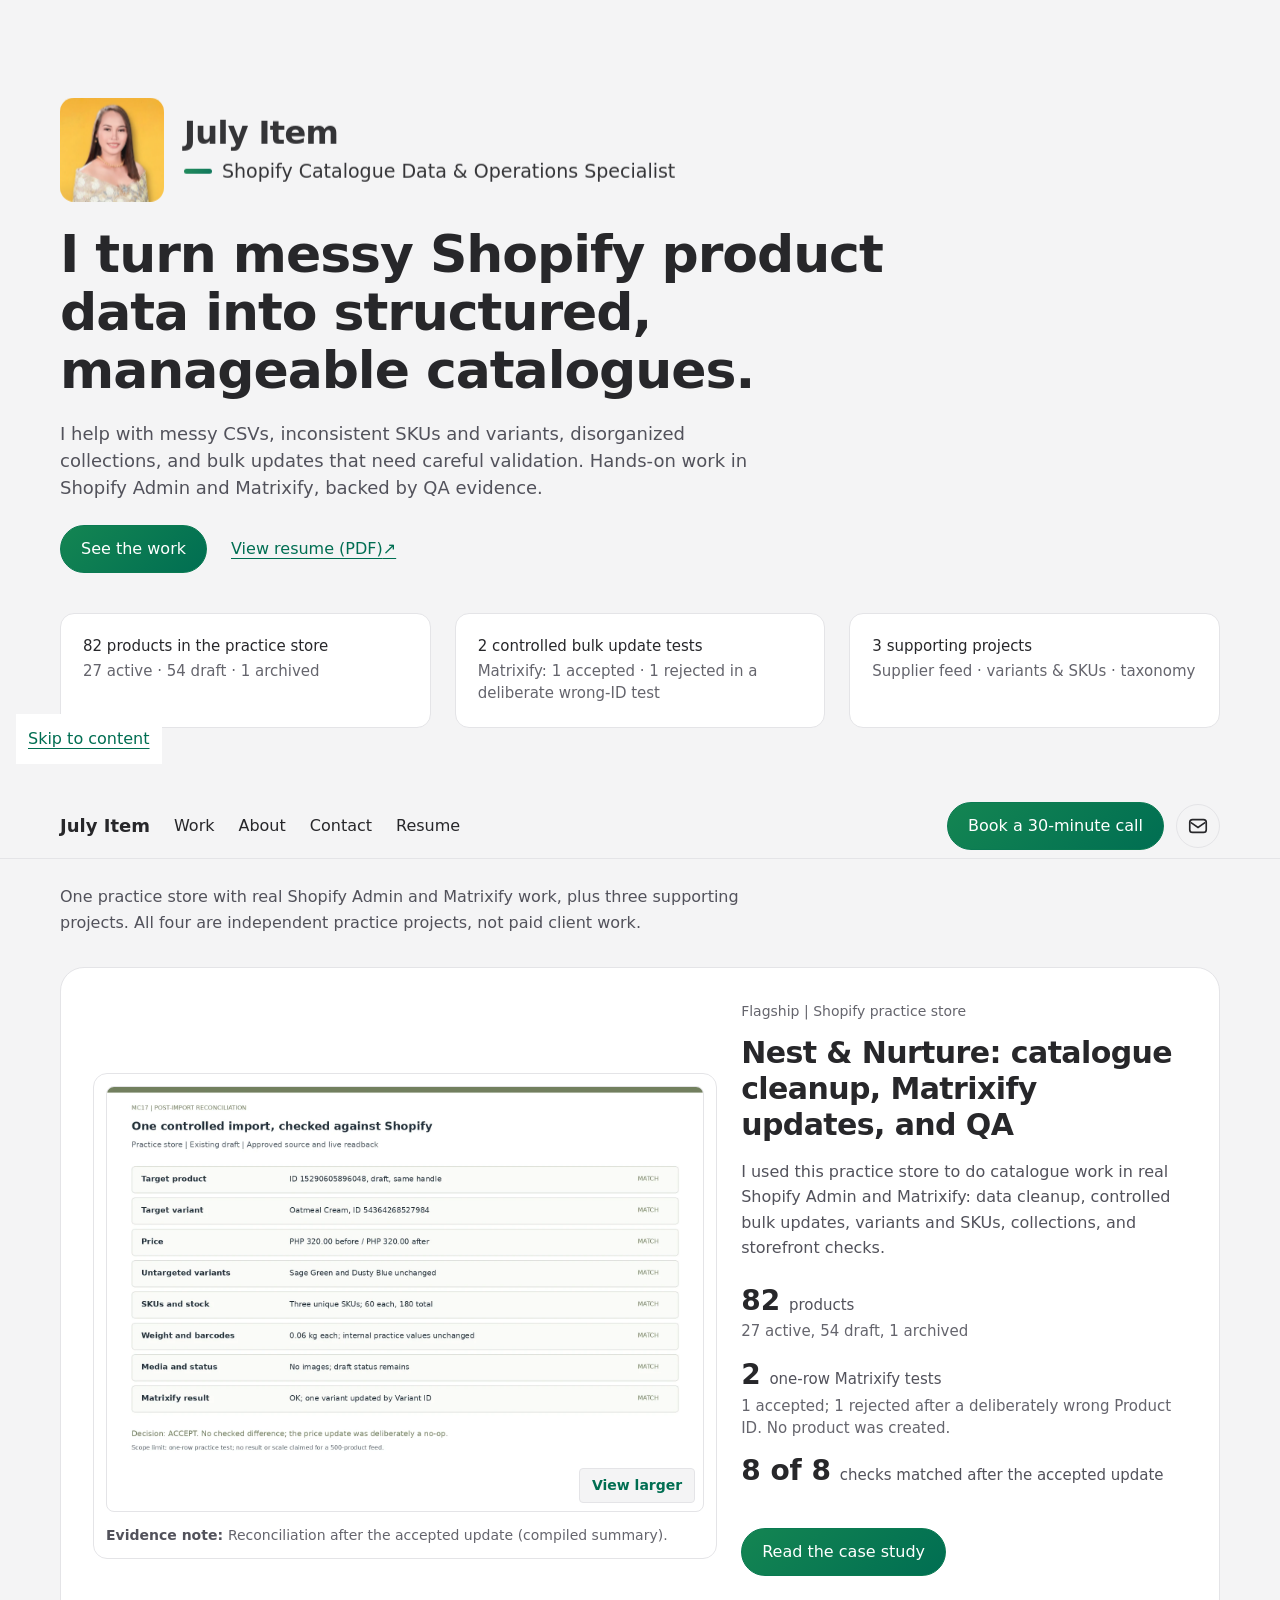
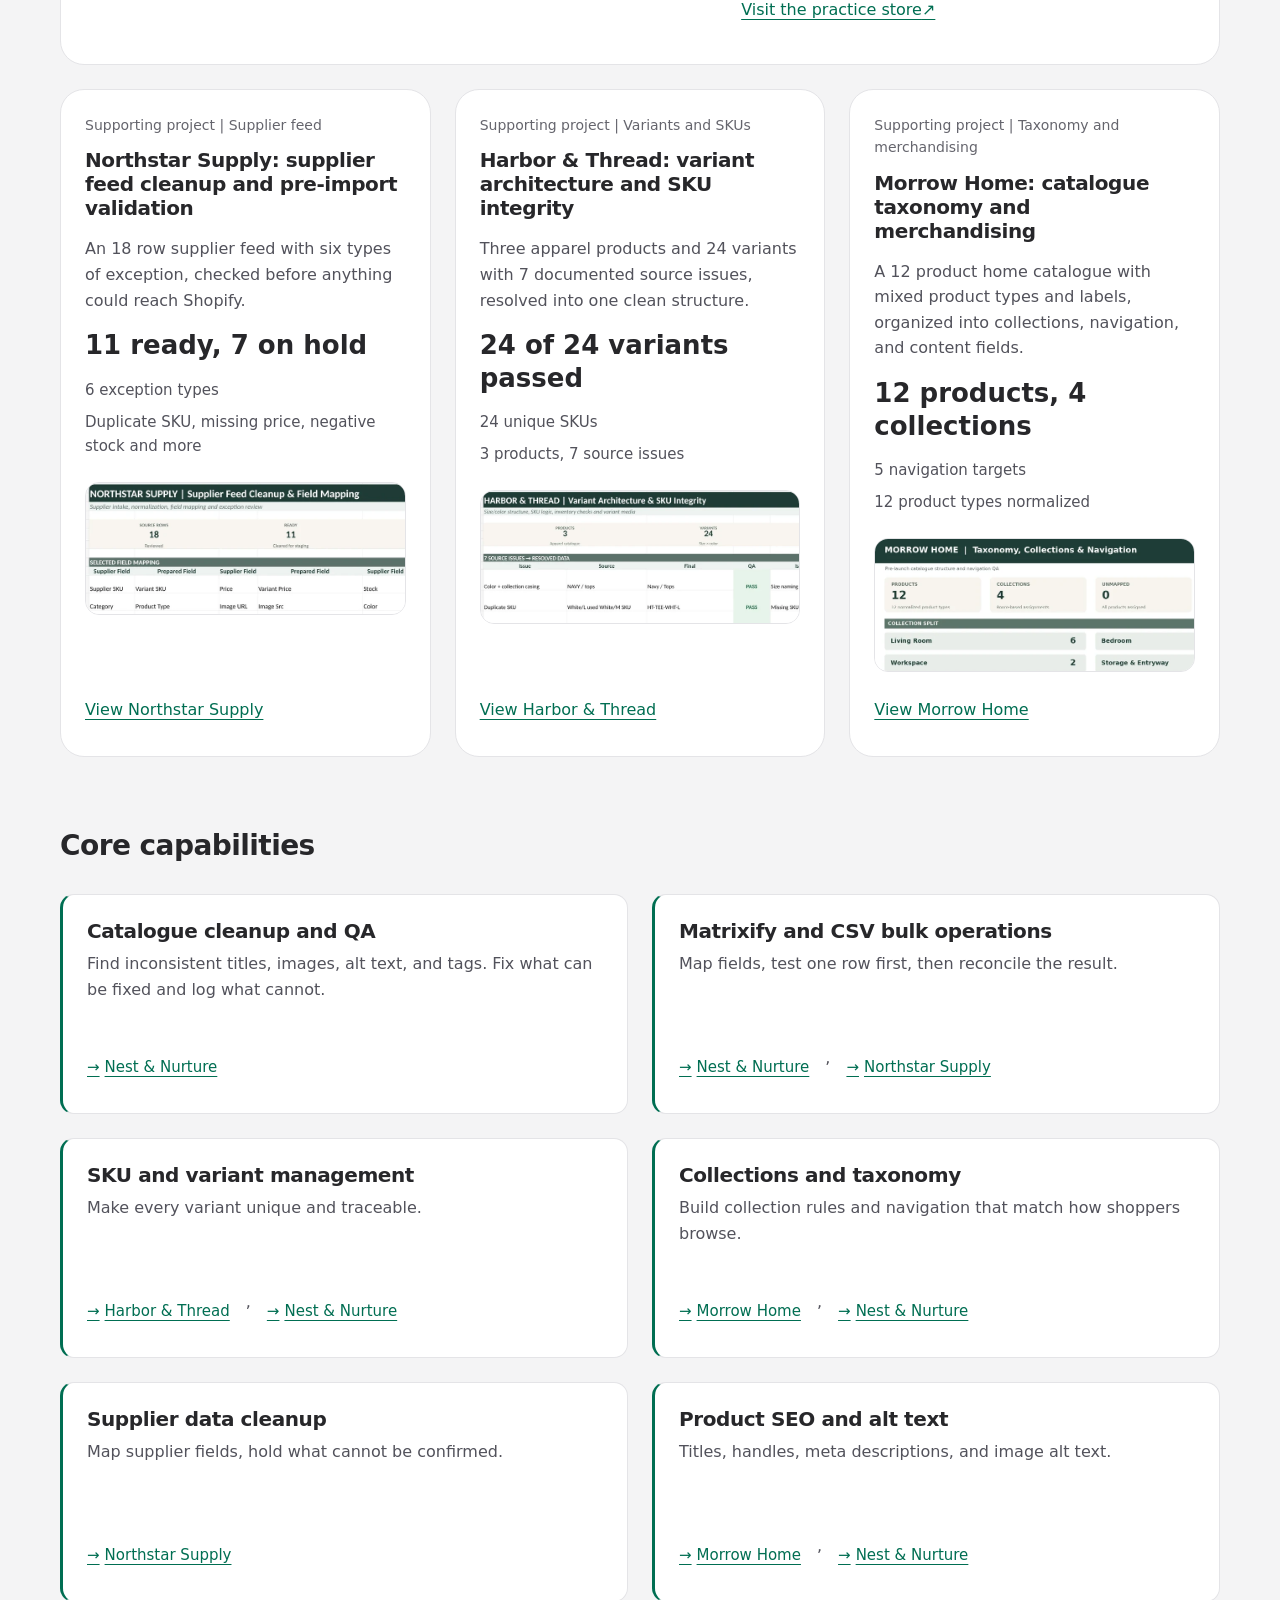
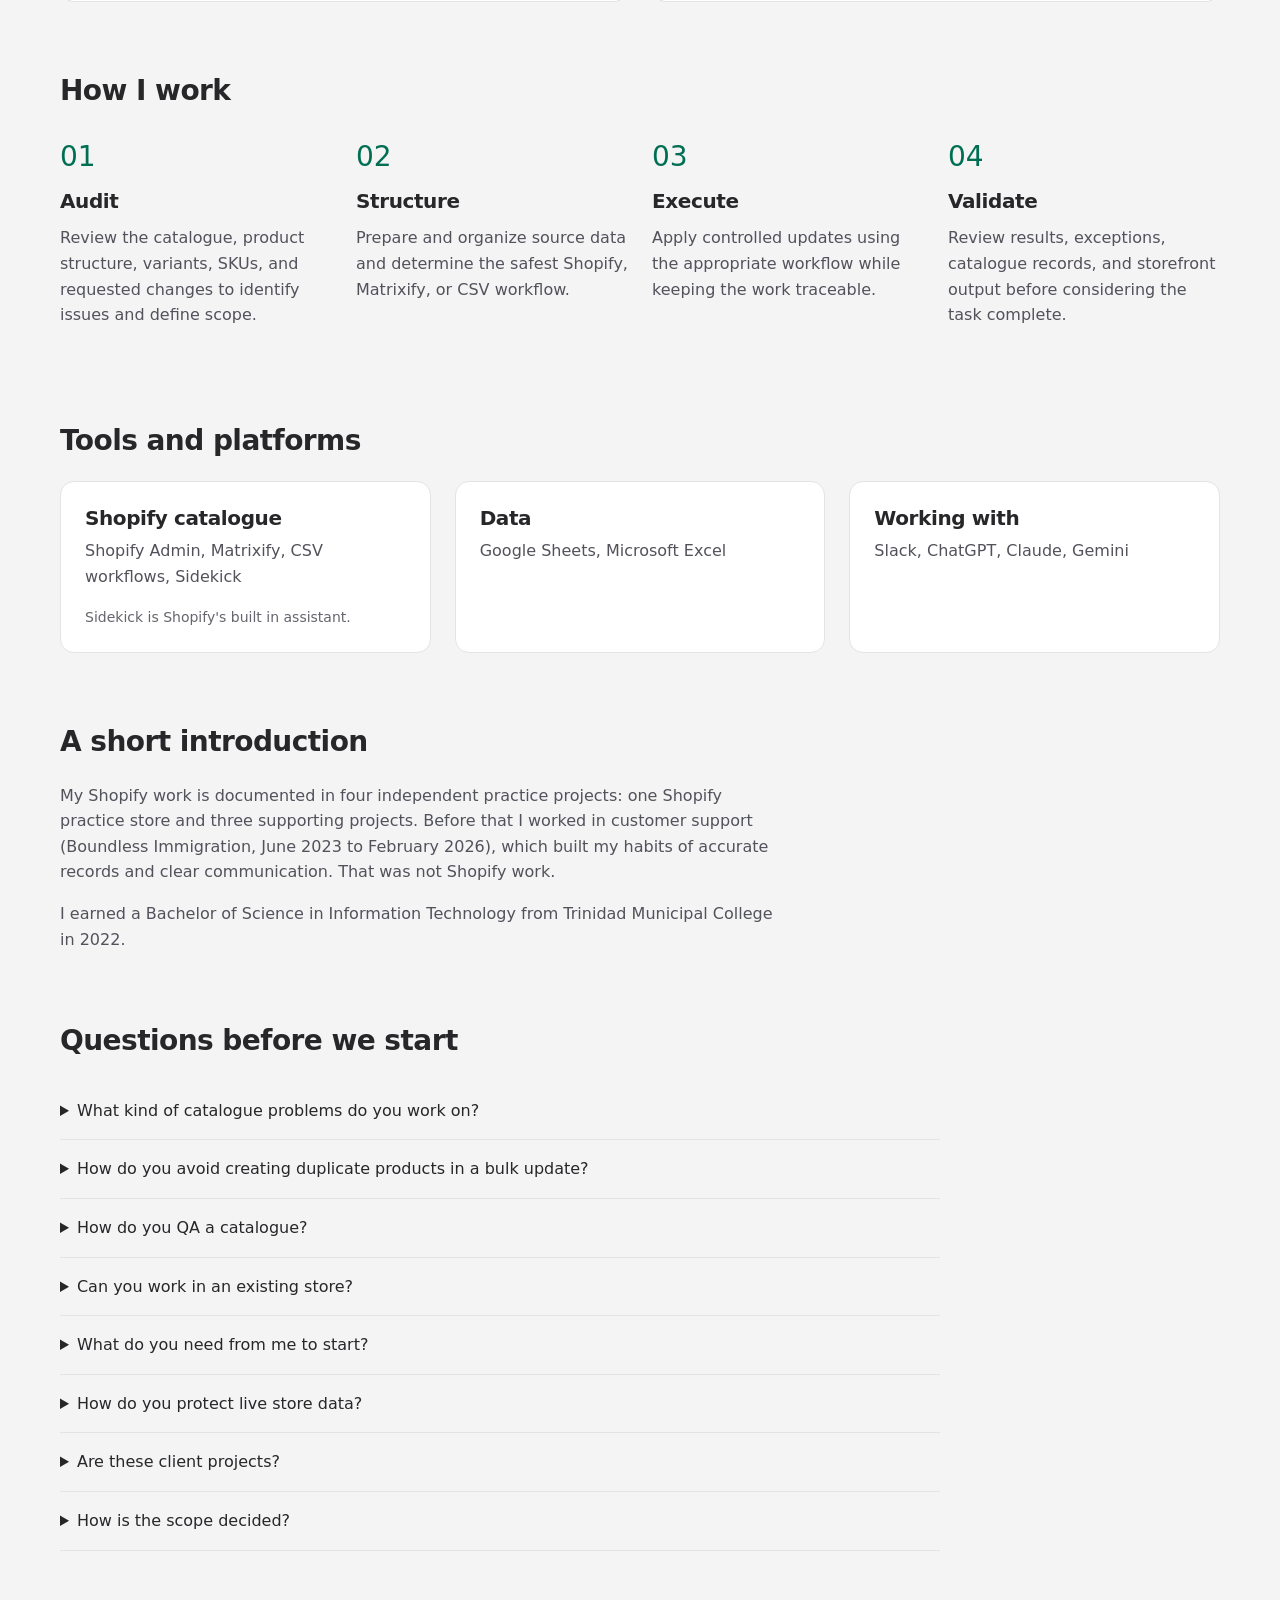
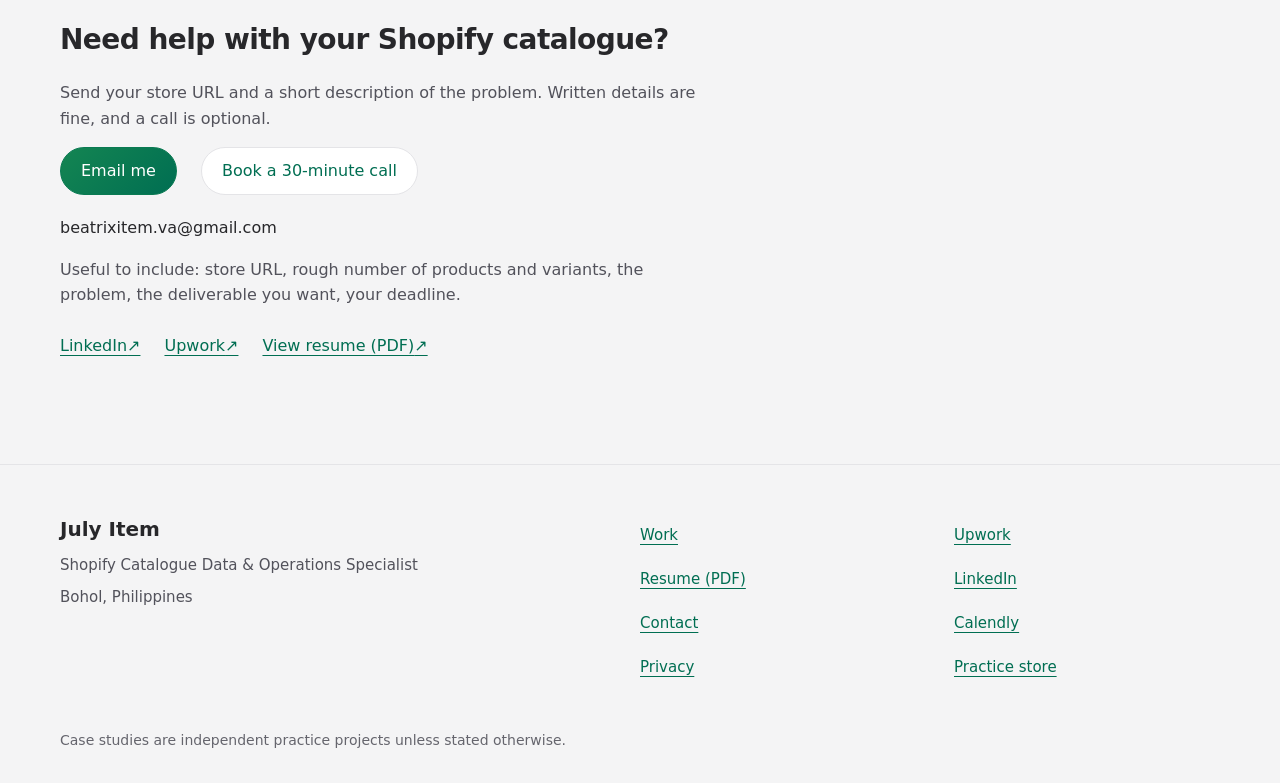
<file: contact.html>
<!DOCTYPE html><html lang="en"><head><meta charset="utf-8"><meta name="viewport" content="width=device-width, initial-scale=1"><title>Page moved | July Item</title><meta name="description" content="This portfolio page has moved. Follow the link to its current location."><meta property="og:title" content="Page moved | July Item"><meta property="og:description" content="This portfolio page has moved. Follow the link to its current location."><meta http-equiv="refresh" content="0;url=index.html#contact"><meta name="robots" content="noindex"><link rel="stylesheet" href="assets/css/style.css"><style>main{padding-top:48px}main a{display:inline-flex;align-items:center;min-height:44px}</style><meta name="robots" content="noindex,follow"/></head><body><main class="case-wrap"><h1>Page moved</h1><p><a href="index.html#contact">Continue to the current portfolio page</a></p></main></body></html>
</file>
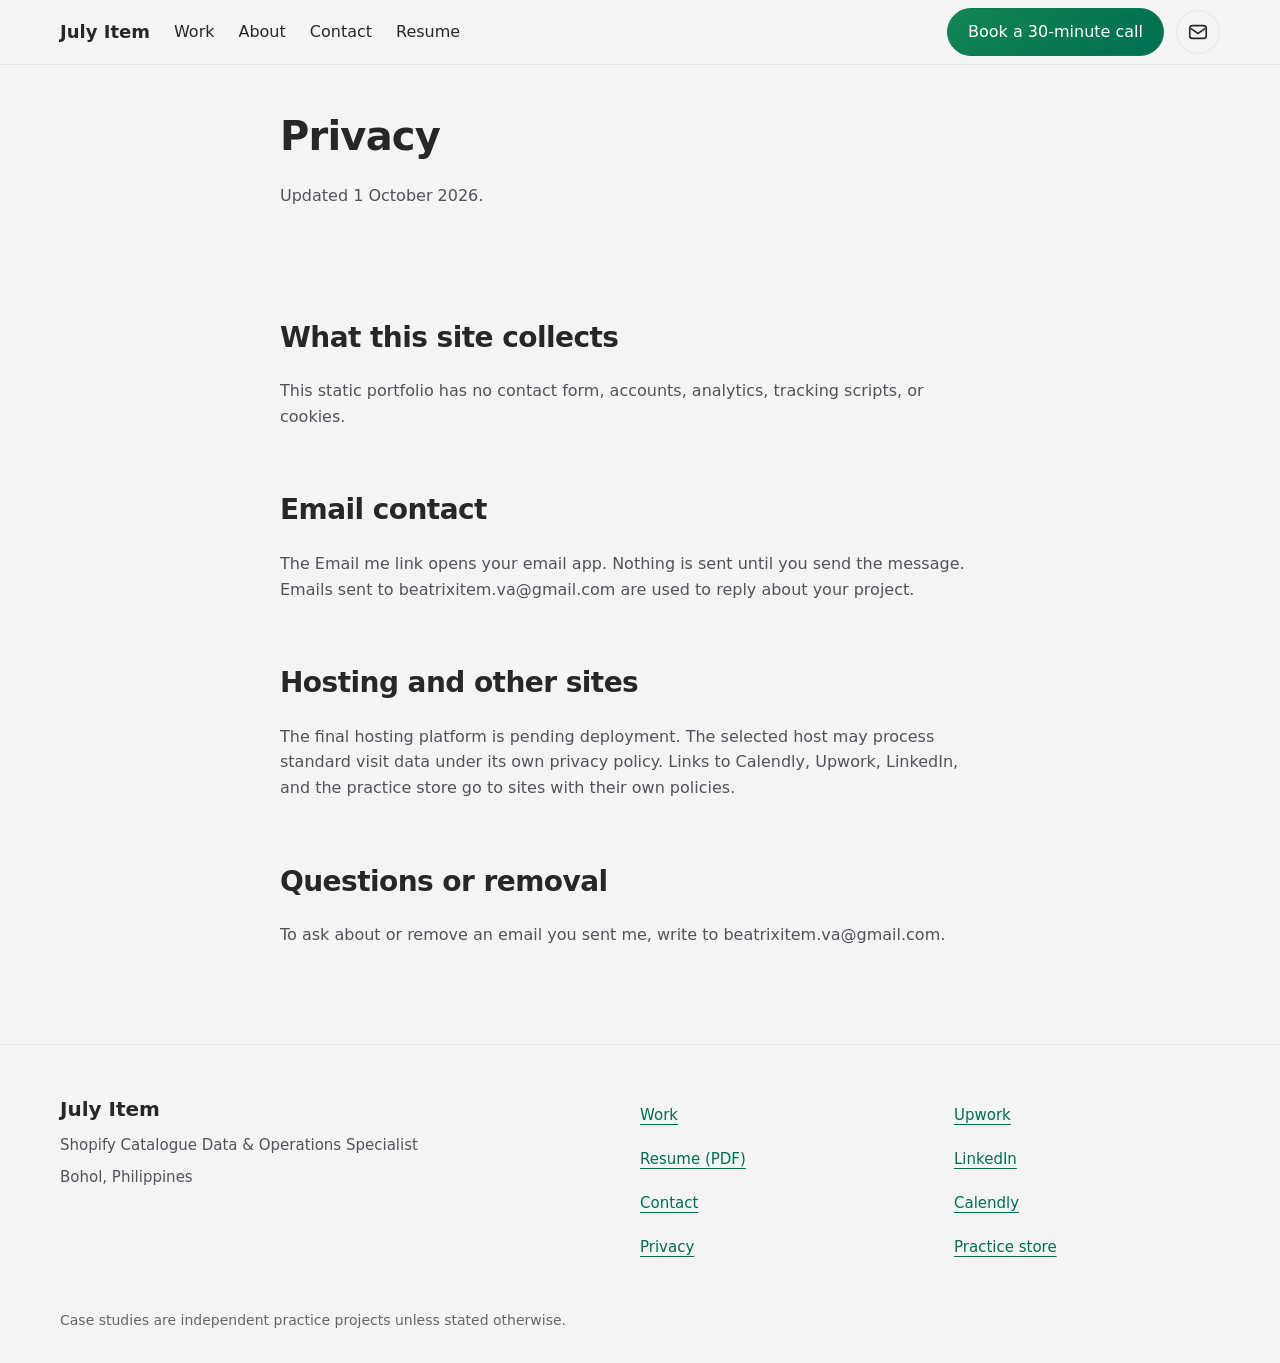
<file: privacy.html>
<!DOCTYPE html>
<html lang="en"><head><meta charset="utf-8"/><meta content="width=device-width, initial-scale=1" name="viewport"/><title>Privacy | July Item</title><meta content="Privacy information for July Item’s static portfolio and email contact." name="description"/><meta content="Privacy | July Item" property="og:title"/><meta content="Privacy information for July Item’s static portfolio and email contact." property="og:description"/><meta content="#f4f4f5" name="theme-color"/><link href="assets/images/july-item-profile-sm.webp" rel="icon" type="image/webp"/><link href="assets/css/style.css" rel="stylesheet"/><link rel="canonical" href="https://beatrixitem98-source.github.io/privacy.html"/><meta property="og:url" content="https://beatrixitem98-source.github.io/privacy.html"/></head><body><a class="skip" href="#main">Skip to content</a><header class="site-header"><div class="wrap bar"><a aria-label="July Item, home" class="logo" href="index.html">July Item</a><nav aria-label="Main" class="desktop-nav"><a href="index.html#work">Work</a><a href="index.html#about">About</a><a href="index.html#contact">Contact</a><a href="assets/resume/July_Item_Shopify_Catalogue_Data_Operations_Specialist_Resume.pdf" rel="noopener" target="_blank">Resume<span class="vh"> (opens in a new tab)</span></a></nav><div class="header-actions"><a class="btn btn-call" href="https://calendly.com/beatrixitem-va/30min" rel="noopener" target="_blank">Book a 30-minute call<span class="vh"> (opens in a new tab)</span></a><a aria-label="Email July Item" class="btn-mail" href="mailto:beatrixitem.va@gmail.com?subject=Shopify%20catalogue%20project"><svg aria-hidden="true" fill="none" height="22" stroke="currentColor" stroke-width="1.8" viewbox="0 0 24 24" width="22"><rect height="14" rx="3" width="18" x="3" y="5"></rect><path d="m4 8 8 5.5L20 8"></path></svg></a><button aria-controls="drawer" aria-expanded="false" aria-label="Open menu" class="menu-btn" id="menu-btn" type="button"><svg aria-hidden="true" fill="none" height="22" stroke="currentColor" stroke-width="1.8" viewbox="0 0 24 24" width="22"><path d="M4 8h16M4 16h16"></path></svg></button></div></div><nav aria-label="Mobile" class="drawer wrap" hidden="" id="drawer"><a href="index.html#work">Work</a><a href="index.html#about">About</a><a href="index.html#contact">Contact</a><a href="assets/resume/July_Item_Shopify_Catalogue_Data_Operations_Specialist_Resume.pdf" rel="noopener" target="_blank">Resume<span class="vh"> (opens in a new tab)</span></a><a href="https://calendly.com/beatrixitem-va/30min" rel="noopener" target="_blank">Book a 30-minute call<span class="vh"> (opens in a new tab)</span></a></nav></header><main id="main" tabindex="-1"><div class="case-wrap"><header class="case-title"><h1>Privacy</h1><p>Updated 1 October 2026.</p></header><section class="case-section" id="site-data"><h2>What this site collects</h2><p>This static portfolio has no contact form, accounts, analytics, tracking scripts, or cookies.</p></section><section class="case-section" id="email"><h2>Email contact</h2><p>The Email me link opens your email app. Nothing is sent until you send the message. Emails sent to beatrixitem.va@gmail.com are used to reply about your project.</p></section><section class="case-section" id="other-sites"><h2>Hosting and other sites</h2><p>The final hosting platform is pending deployment. The selected host may process standard visit data under its own privacy policy. Links to Calendly, Upwork, LinkedIn, and the practice store go to sites with their own policies.</p></section><section class="case-section" id="questions"><h2>Questions or removal</h2><p>To ask about or remove an email you sent me, write to beatrixitem.va@gmail.com.</p></section></div></main><footer class="foot"><div class="wrap"><div class="footer-grid"><div><p class="nm">July Item</p><p>Shopify Catalogue Data &amp; Operations Specialist</p><p>Bohol, Philippines</p></div><nav aria-label="Footer"><a href="index.html#work">Work</a><a href="assets/resume/July_Item_Shopify_Catalogue_Data_Operations_Specialist_Resume.pdf" rel="noopener" target="_blank">Resume (PDF)<span class="vh"> (opens in a new tab)</span></a><a href="index.html#contact">Contact</a><a href="privacy.html">Privacy</a></nav><nav aria-label="Elsewhere"><a href="https://www.upwork.com/freelancers/~0124efc73db6275740" rel="noopener" target="_blank">Upwork<span class="vh"> (opens in a new tab)</span></a><a href="https://www.linkedin.com/in/july-item/" rel="noopener" target="_blank">LinkedIn<span class="vh"> (opens in a new tab)</span></a><a href="https://calendly.com/beatrixitem-va/30min" rel="noopener" target="_blank">Calendly<span class="vh"> (opens in a new tab)</span></a><a href="https://mynestnurture-store.myshopify.com/" rel="noopener" target="_blank">Practice store<span class="vh"> (opens in a new tab)</span></a></nav></div><p class="legal">Case studies are independent practice projects unless stated otherwise.</p></div></footer><dialog aria-labelledby="lightbox-title" id="lightbox"><div class="lightbox-bar"><p id="lightbox-title">Evidence</p><button aria-label="Close enlarged image" class="lightbox-close" type="button">Close</button></div><div aria-label="Enlarged evidence. Scroll horizontally to inspect wide images." class="lightbox-pan" tabindex="0"><img alt=""/></div><p class="lightbox-caption"></p></dialog><script defer="" src="assets/js/main.js"></script></body></html>
</file>
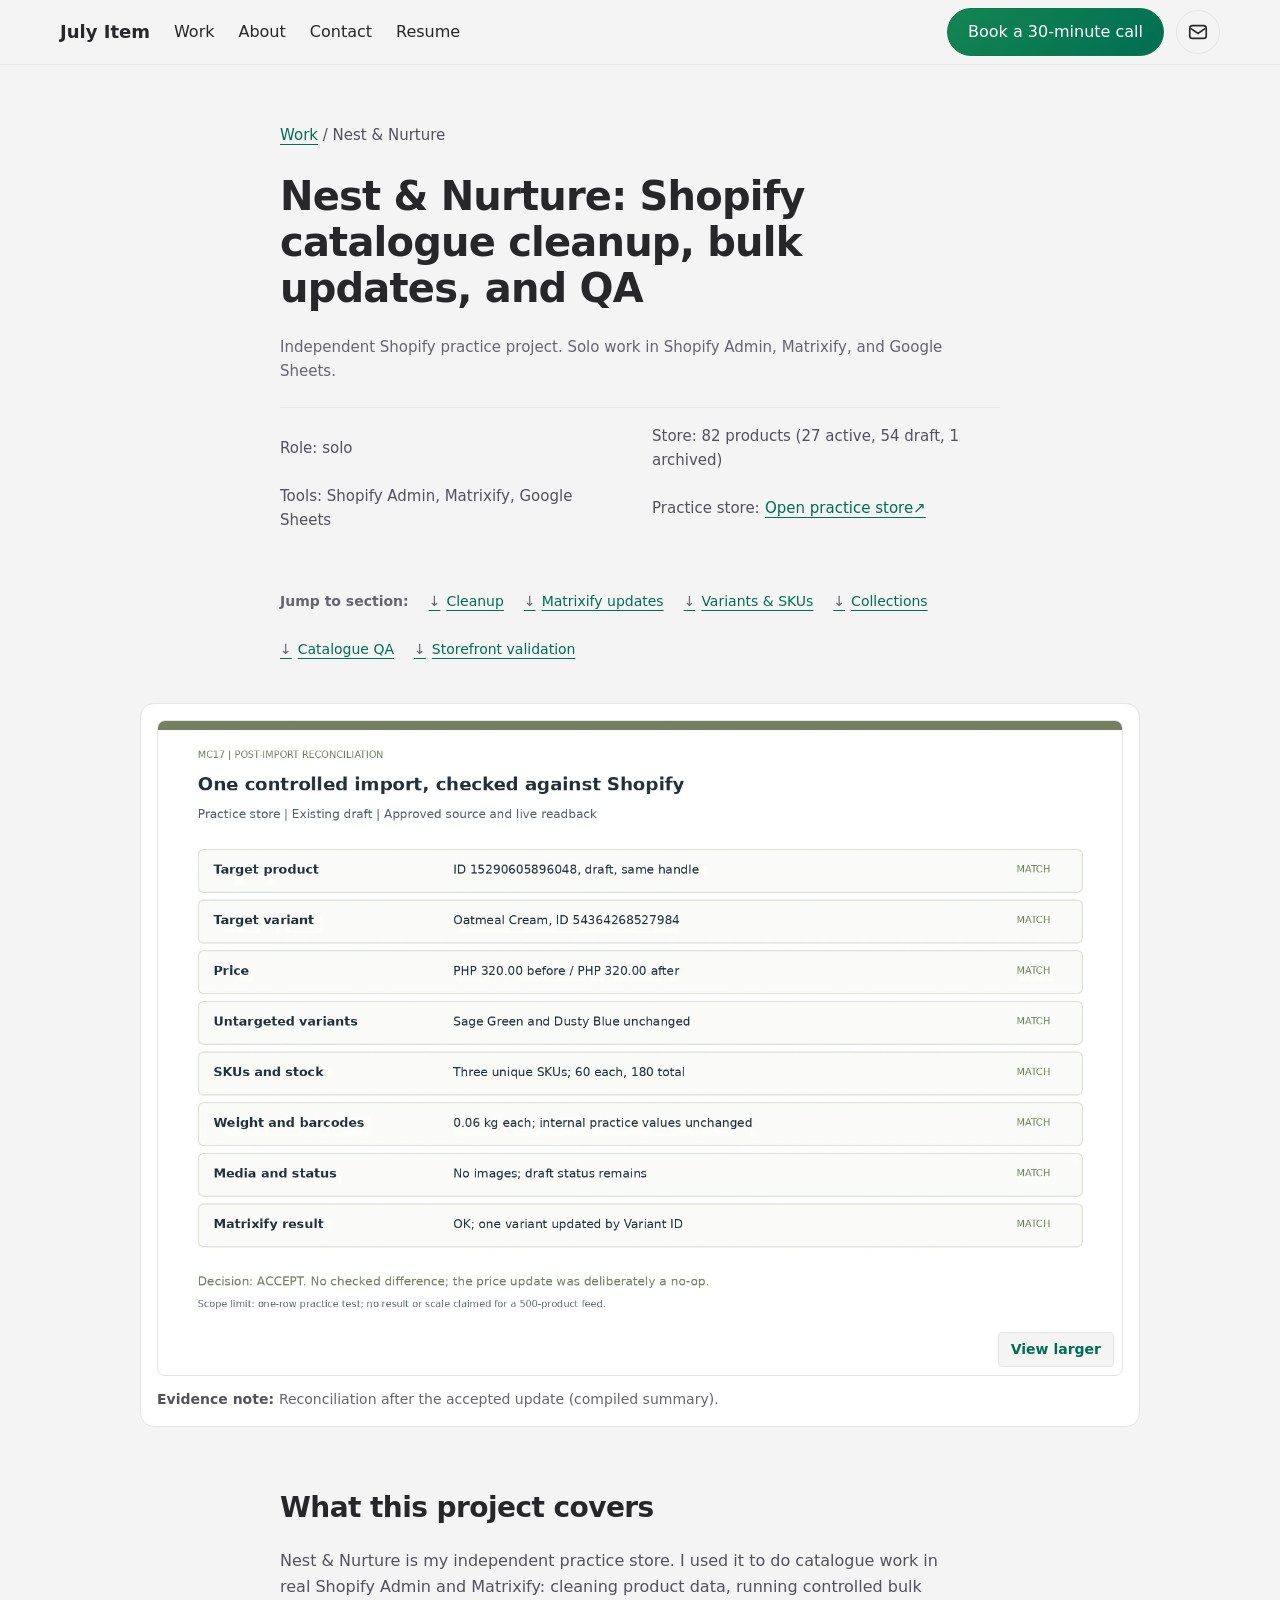
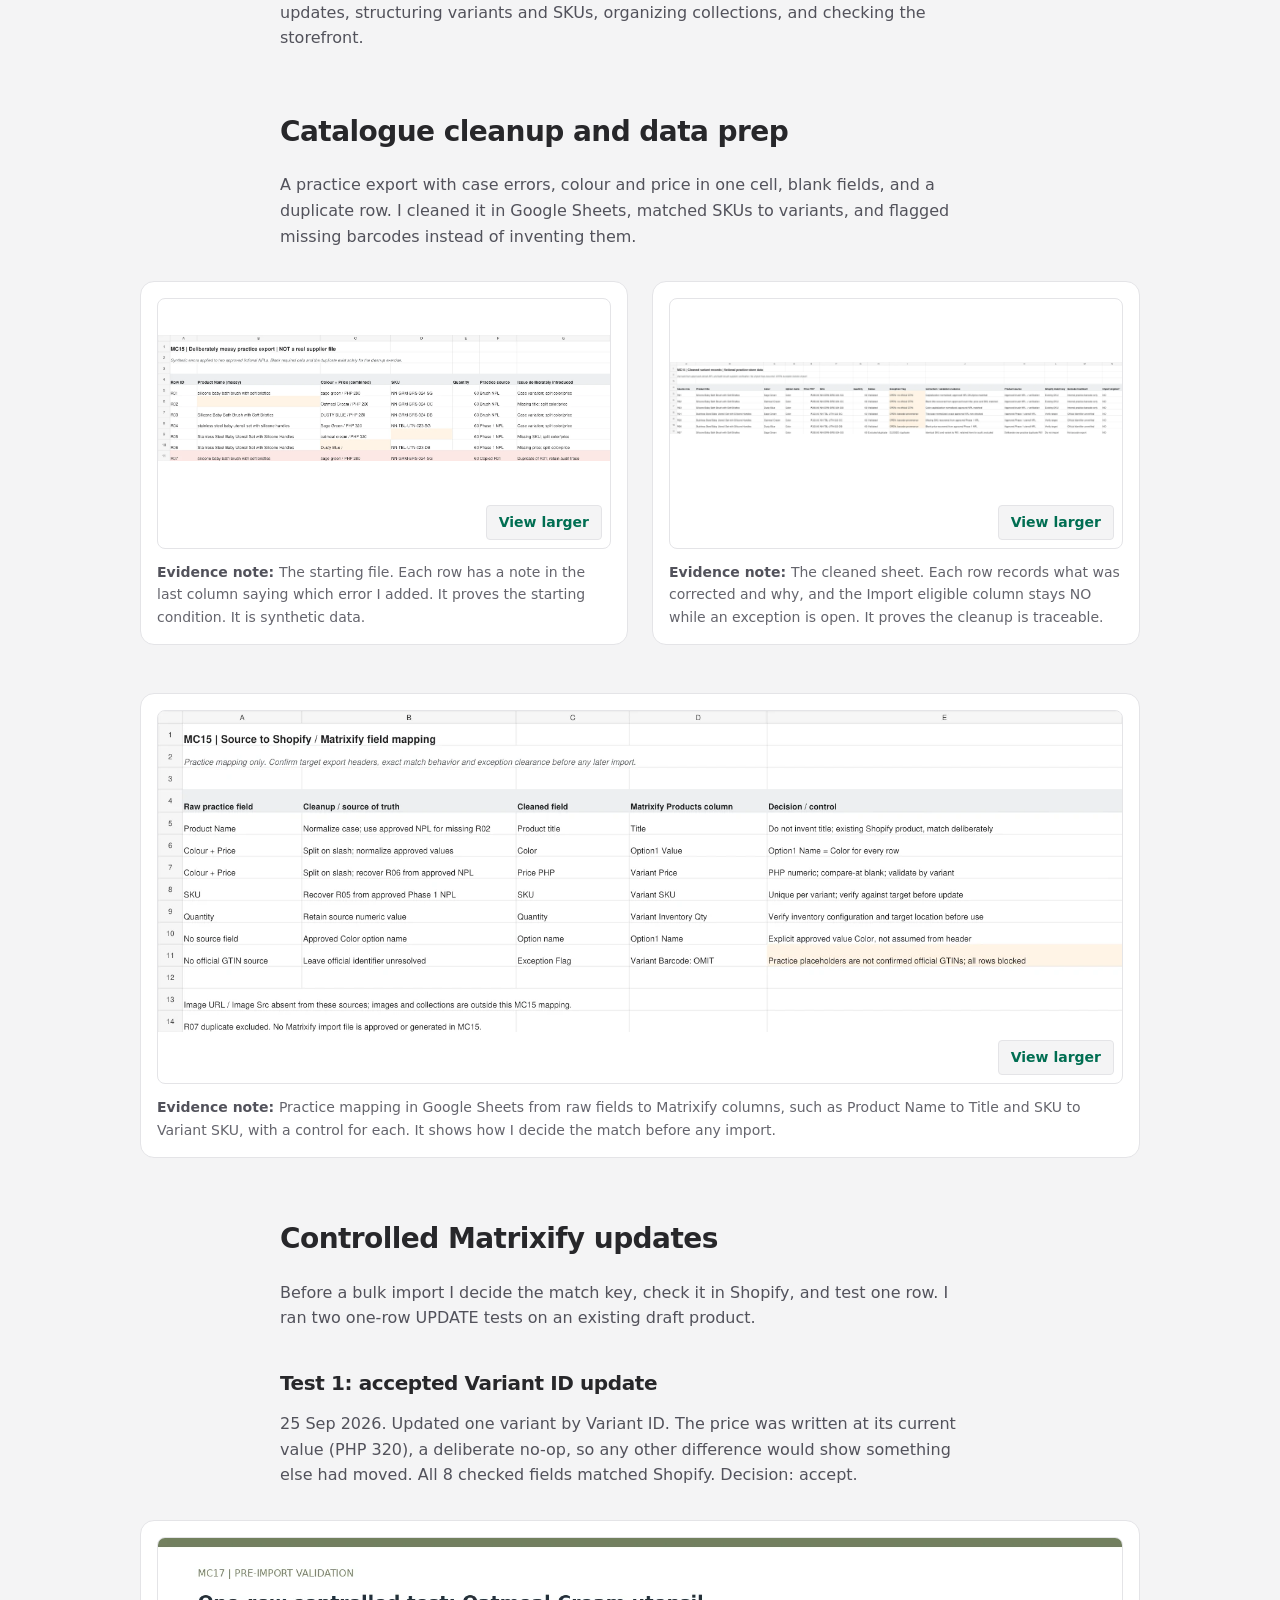
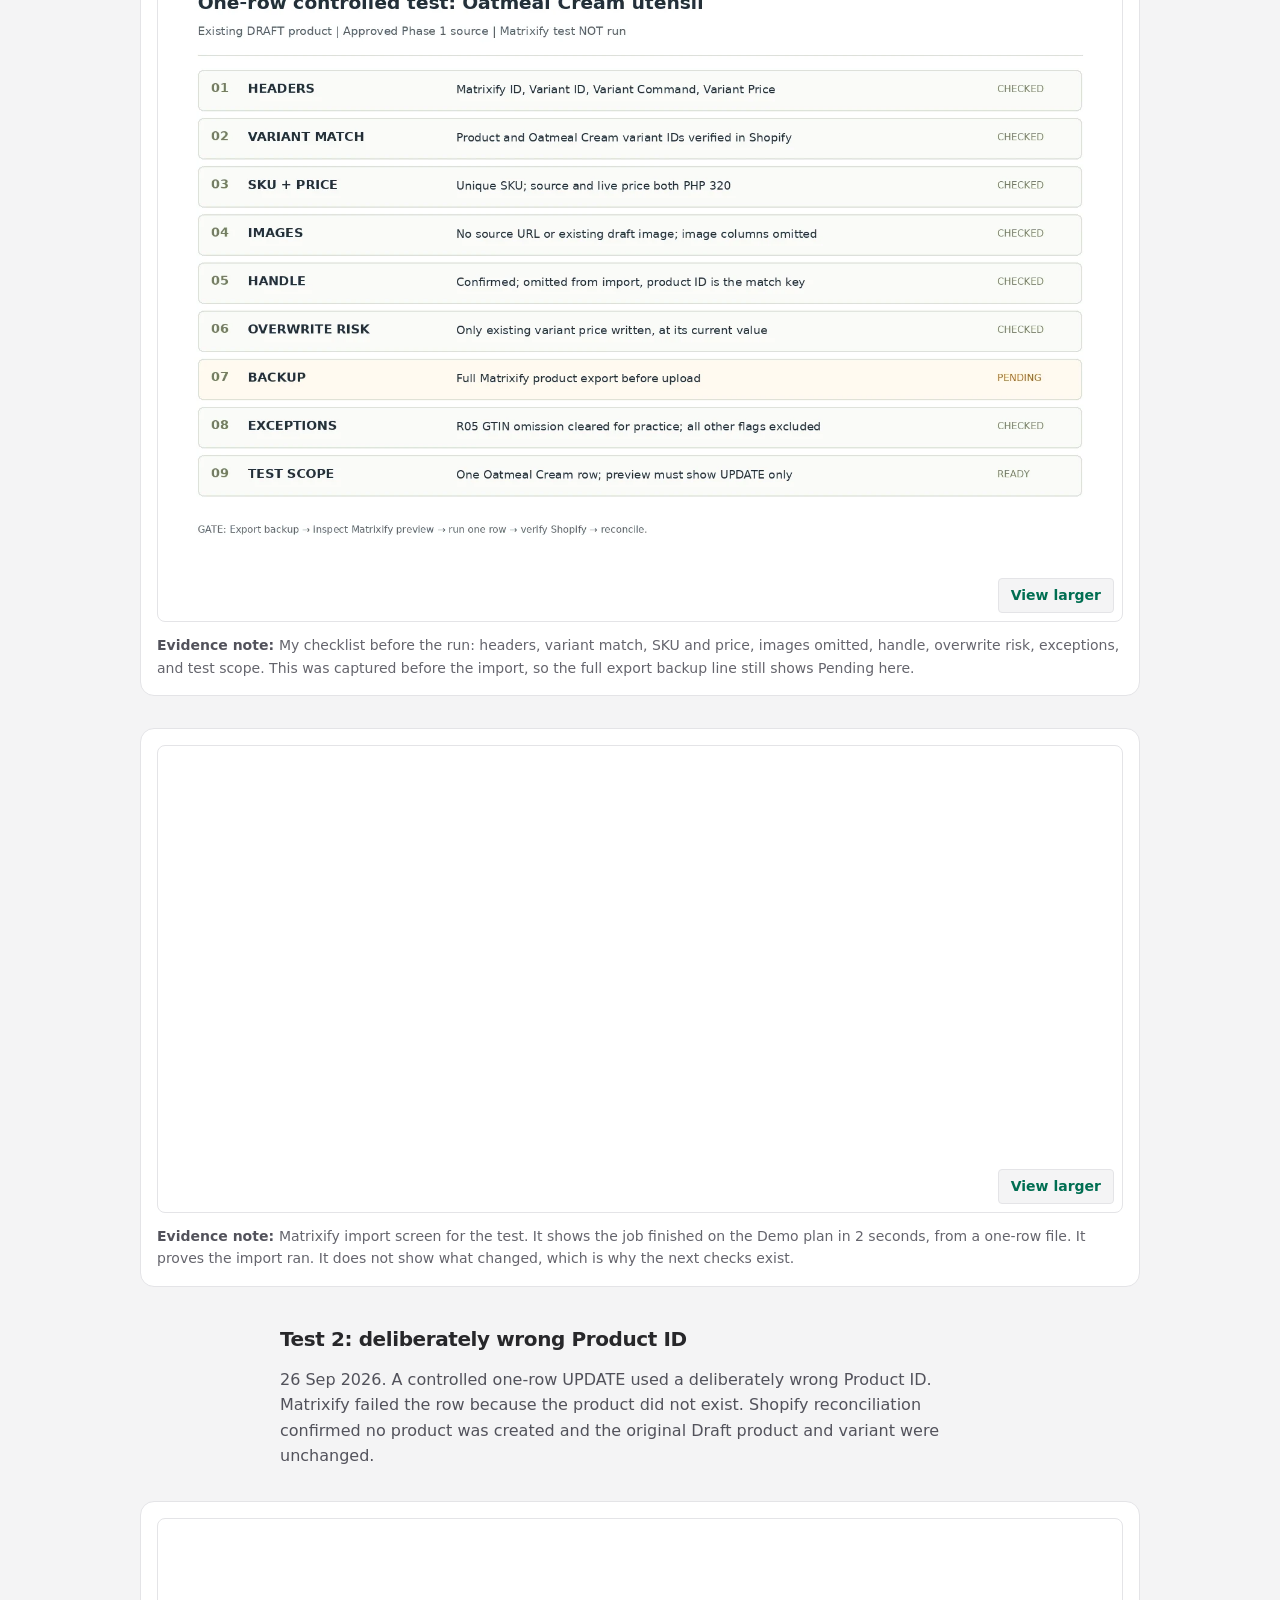
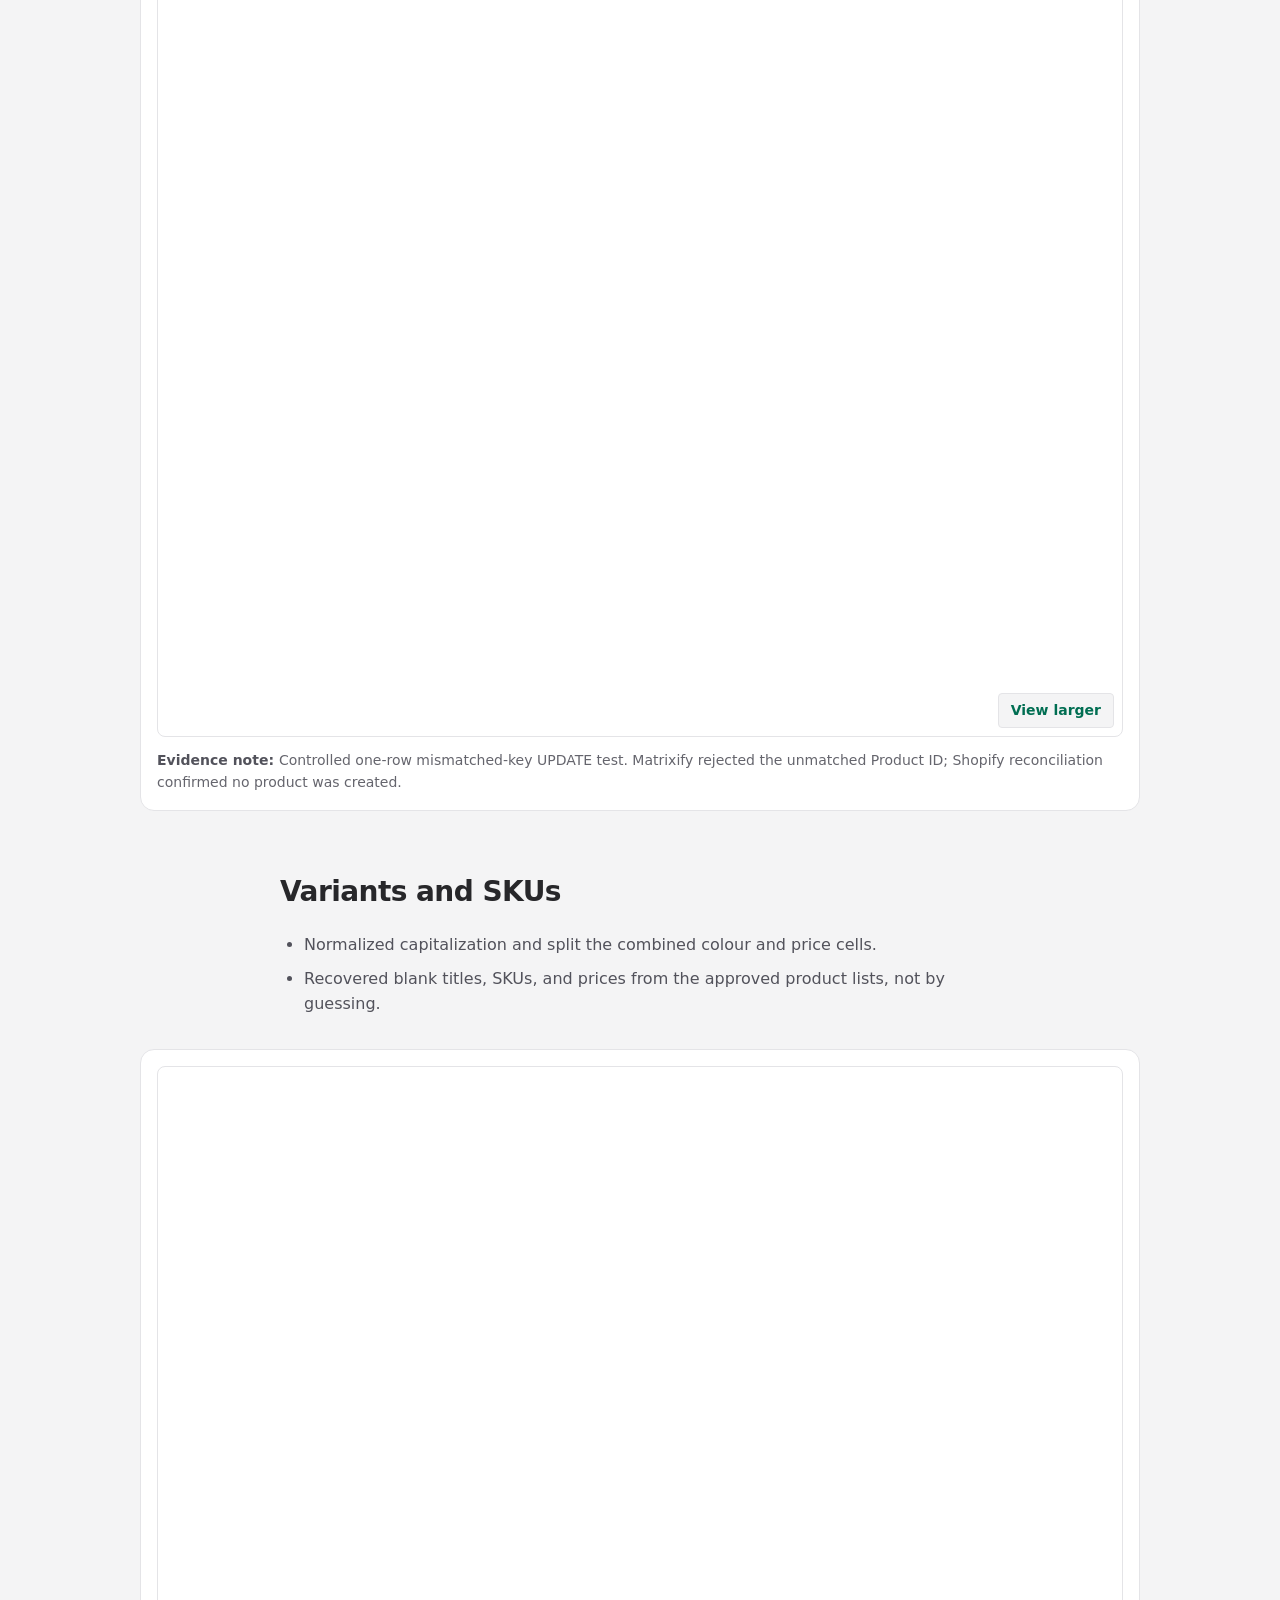
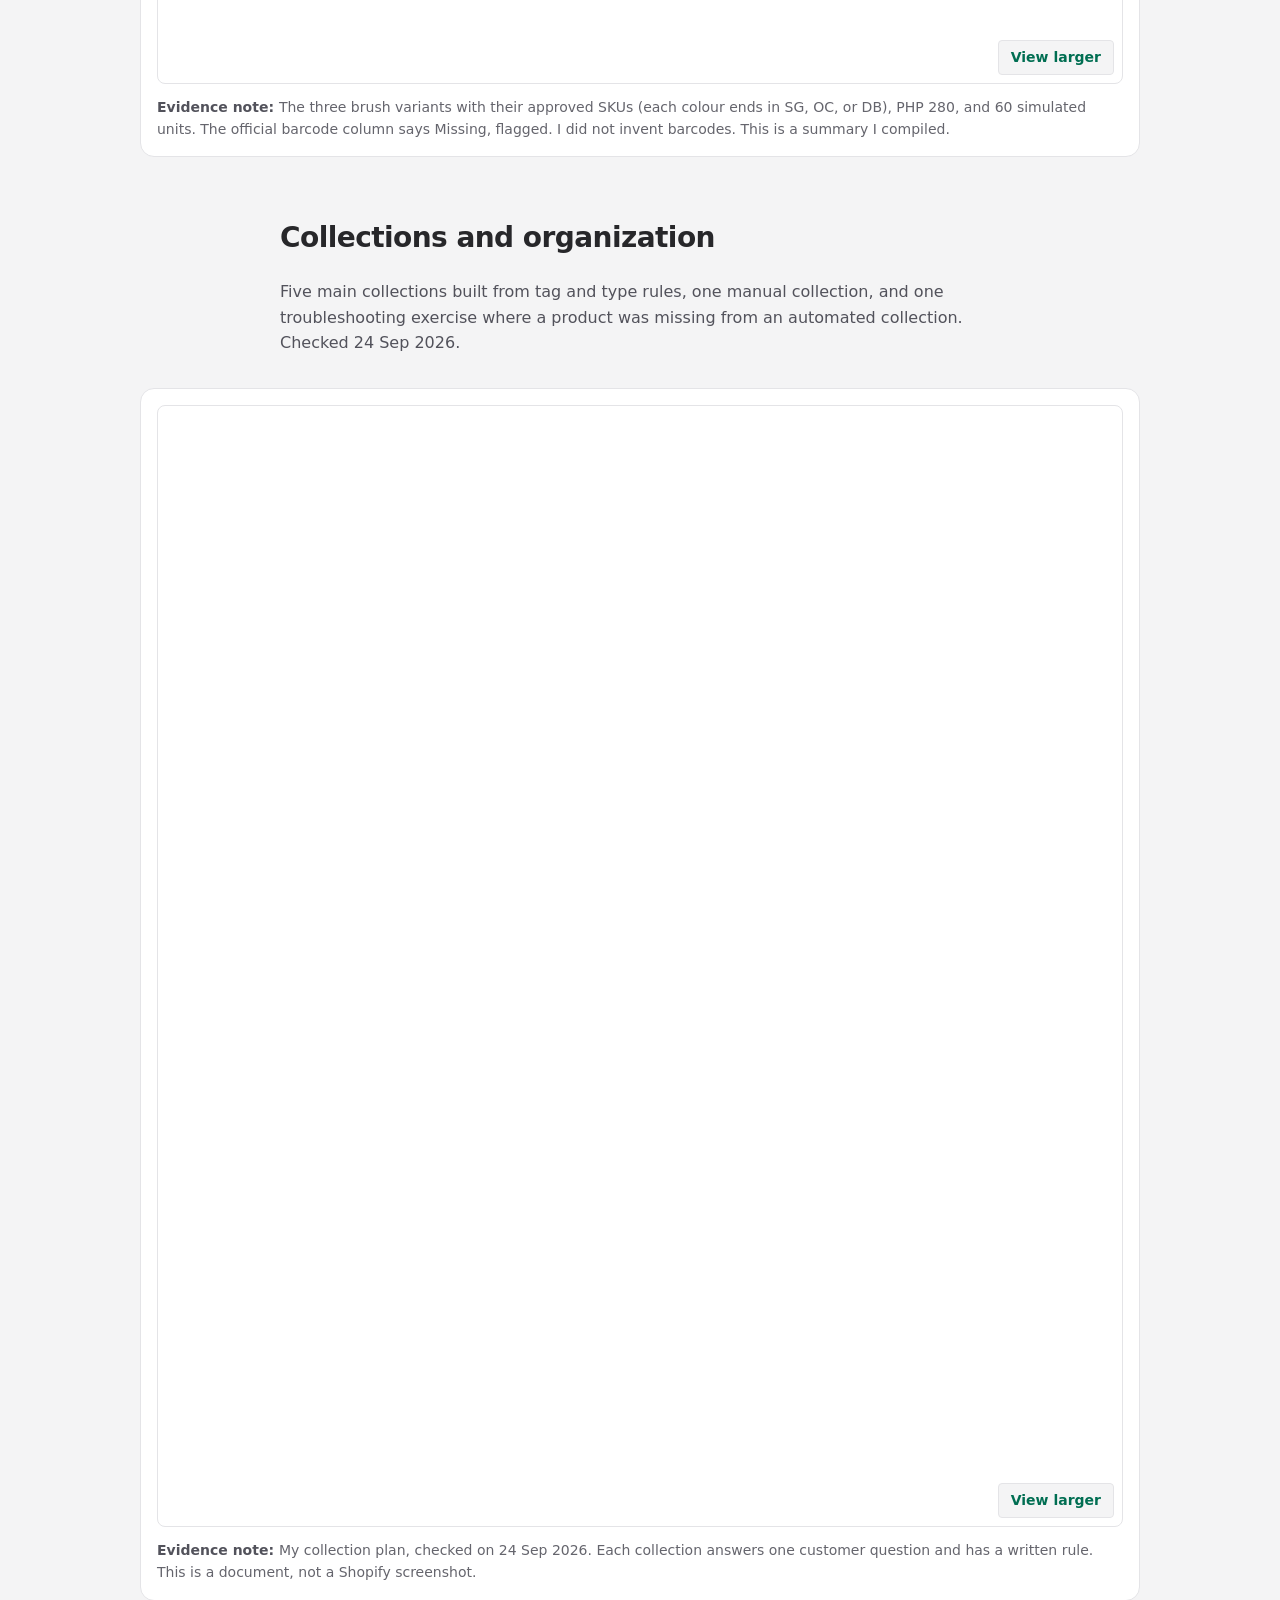
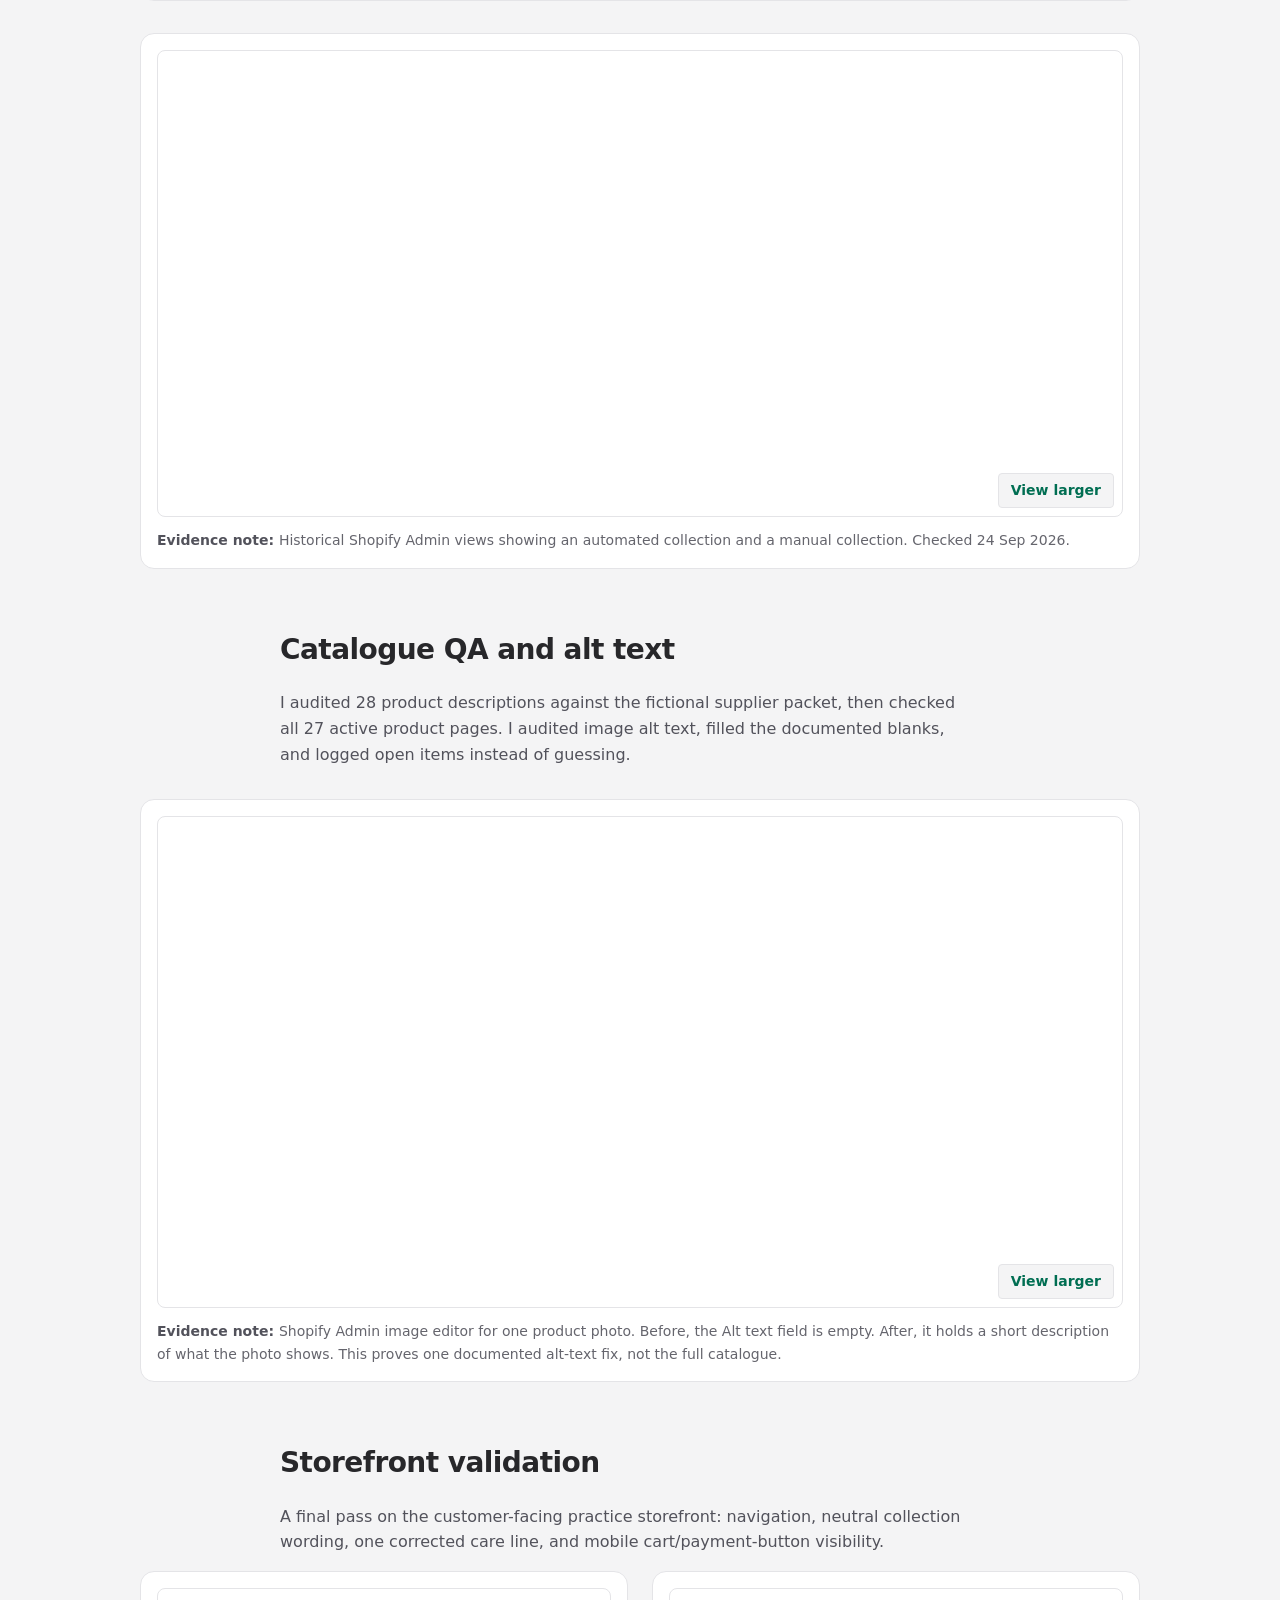
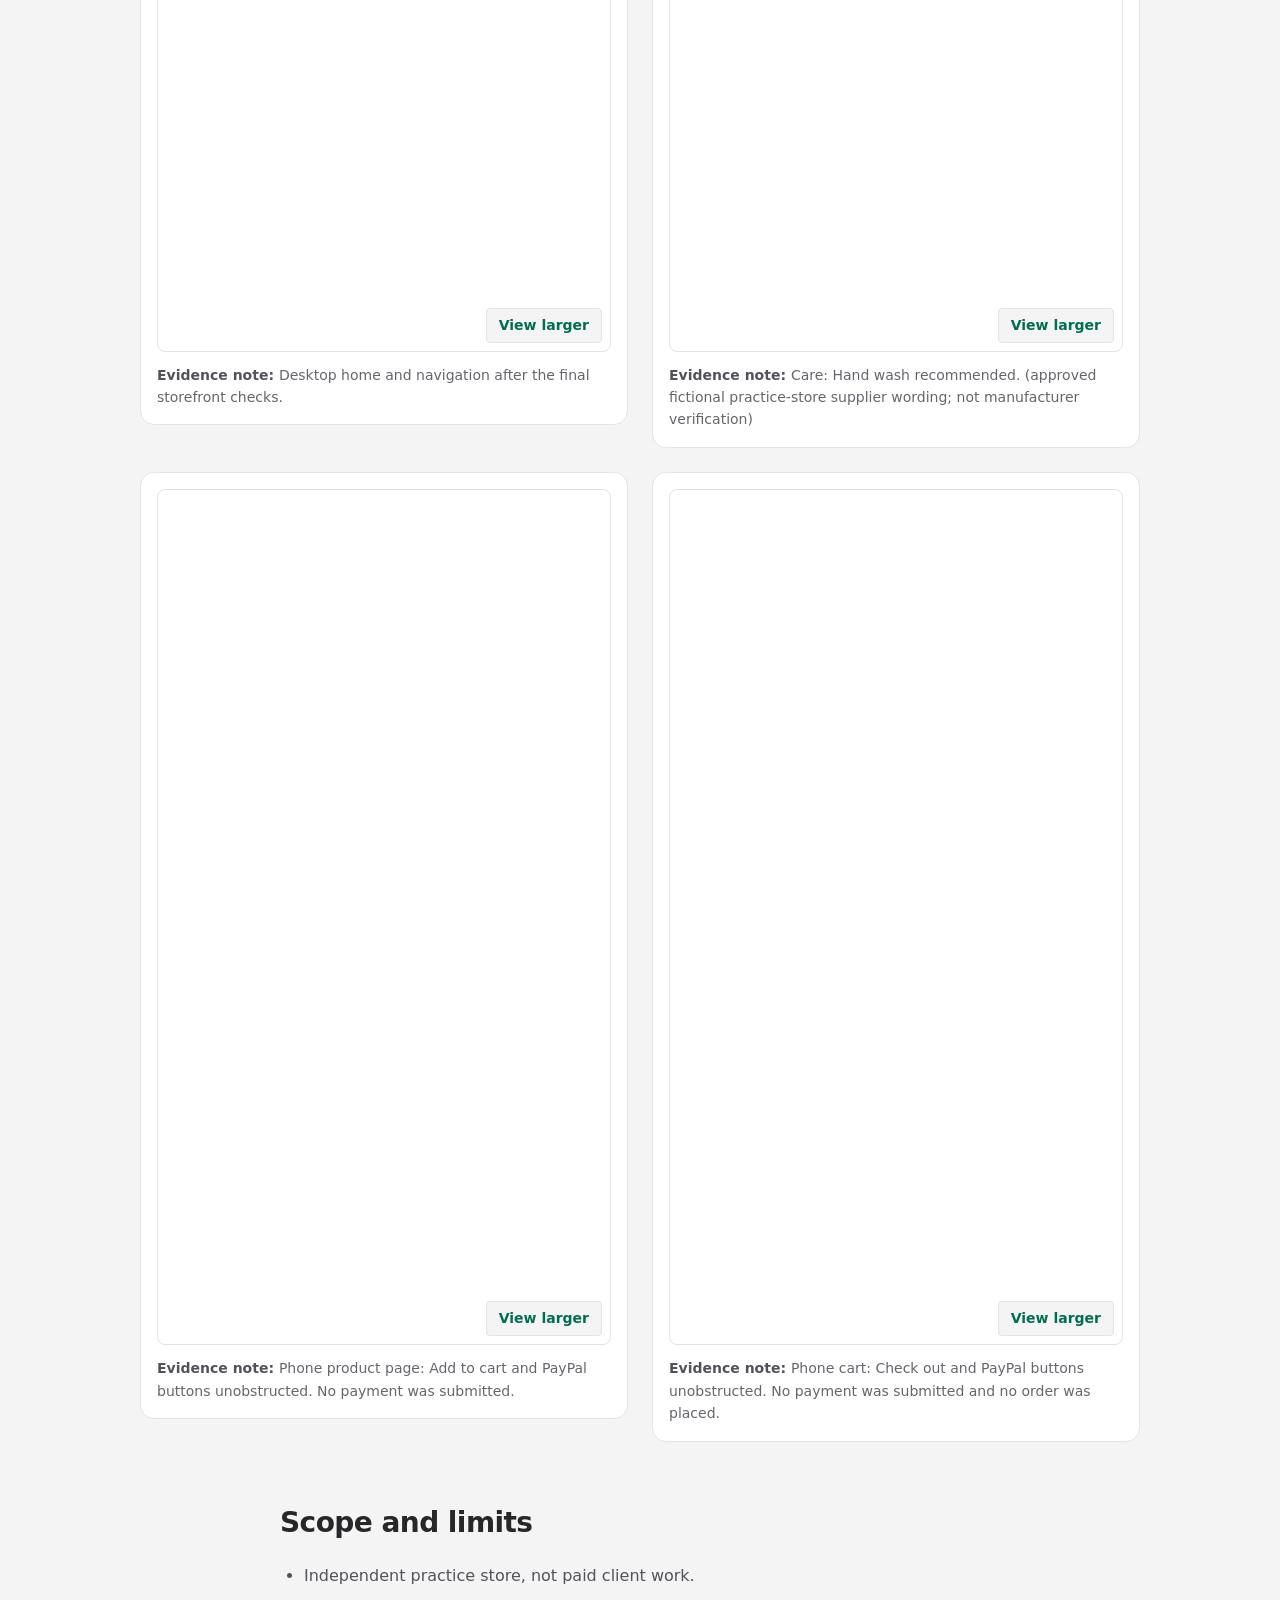
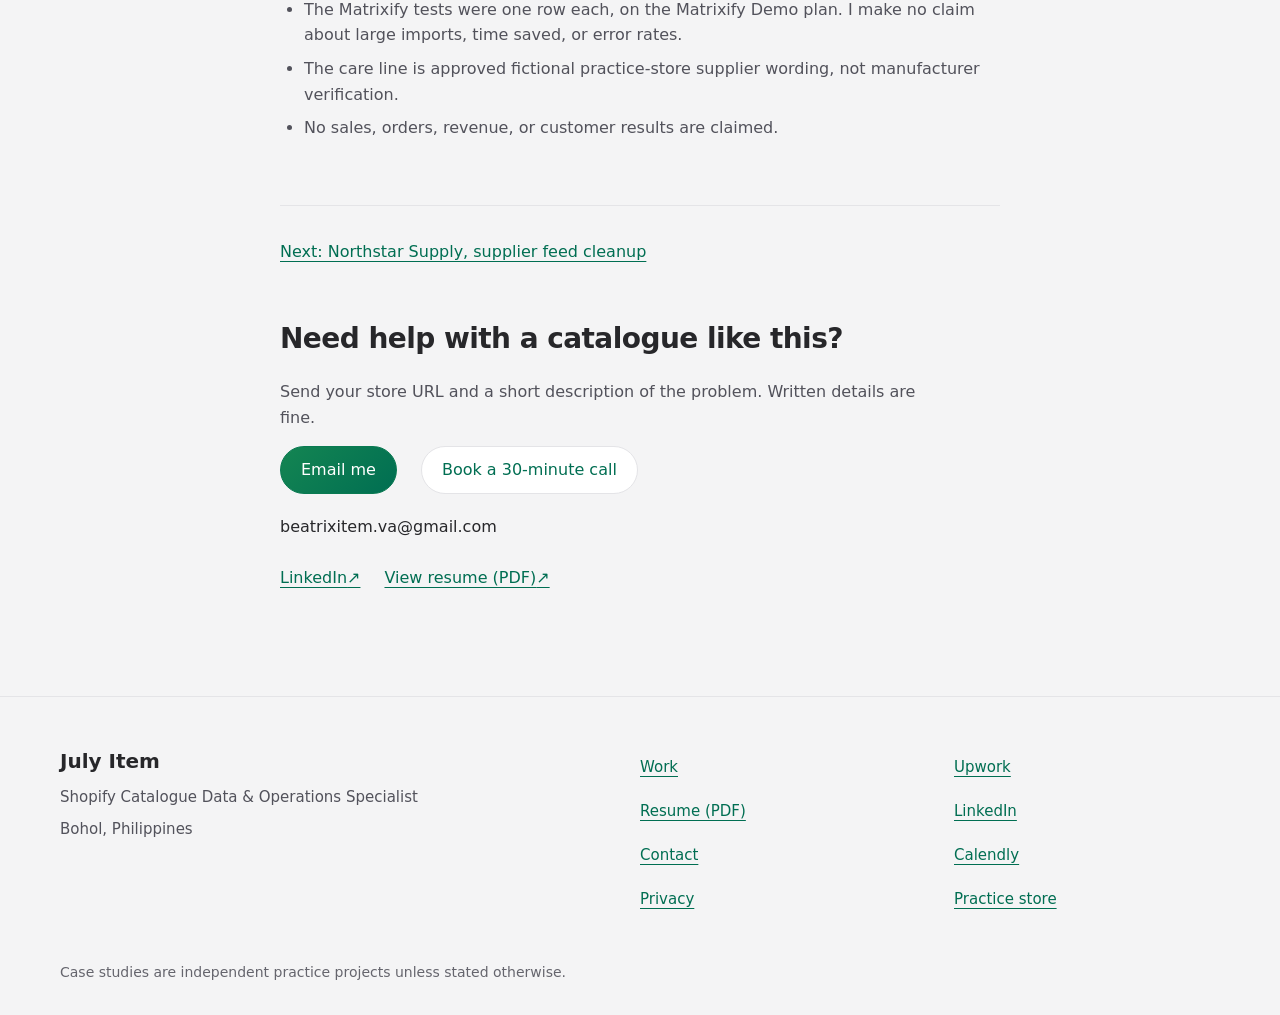
<file: case-studies/catalogue-cleanup-qa.html>
<!DOCTYPE html><html lang="en"><head><meta charset="utf-8"><meta name="viewport" content="width=device-width, initial-scale=1"><title>Page moved | July Item</title><meta name="description" content="This portfolio page has moved. Follow the link to its current location."><meta property="og:title" content="Page moved | July Item"><meta property="og:description" content="This portfolio page has moved. Follow the link to its current location."><meta http-equiv="refresh" content="0;url=nest-and-nurture.html"><meta name="robots" content="noindex"><link rel="stylesheet" href="../assets/css/style.css"><style>main{padding-top:48px}main a{display:inline-flex;align-items:center;min-height:44px}</style><meta name="robots" content="noindex,follow"/></head><body><main class="case-wrap"><h1>Page moved</h1><p><a href="nest-and-nurture.html">Continue to the current portfolio page</a></p></main></body></html>
</file>
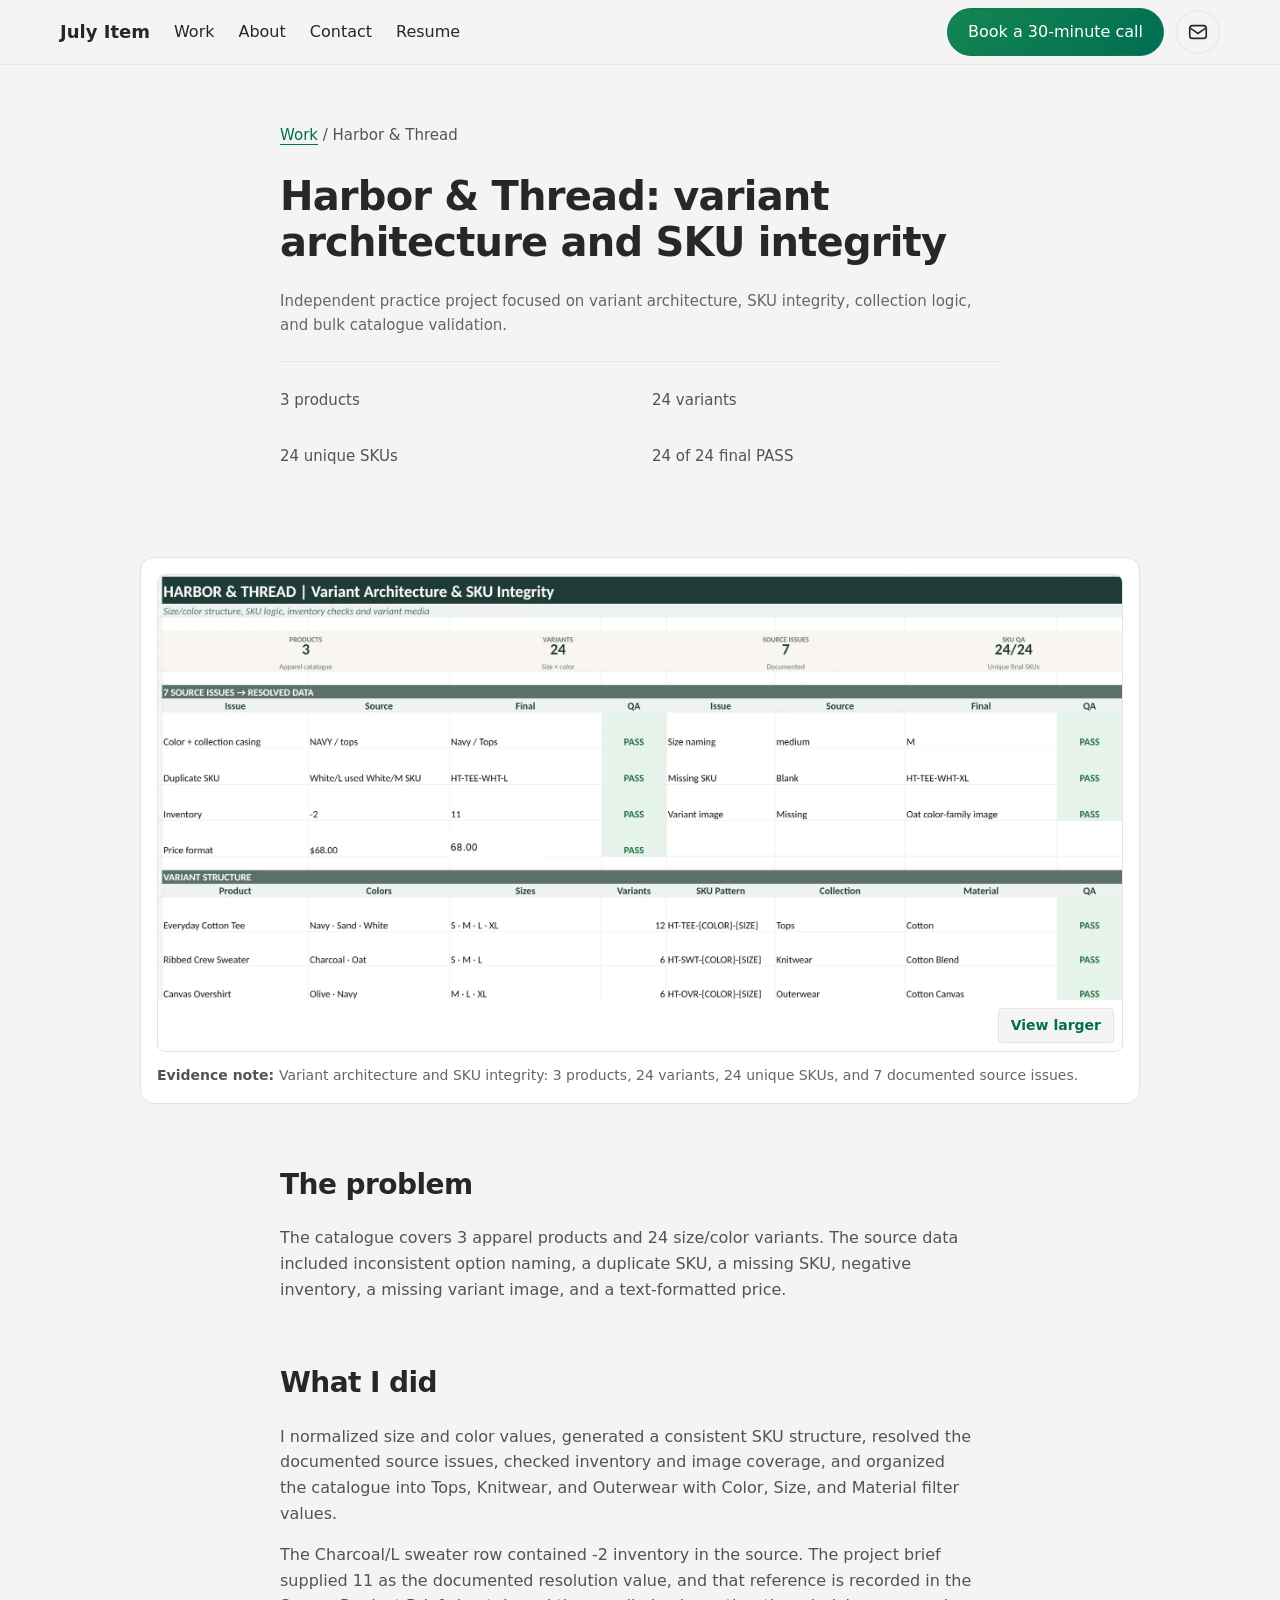
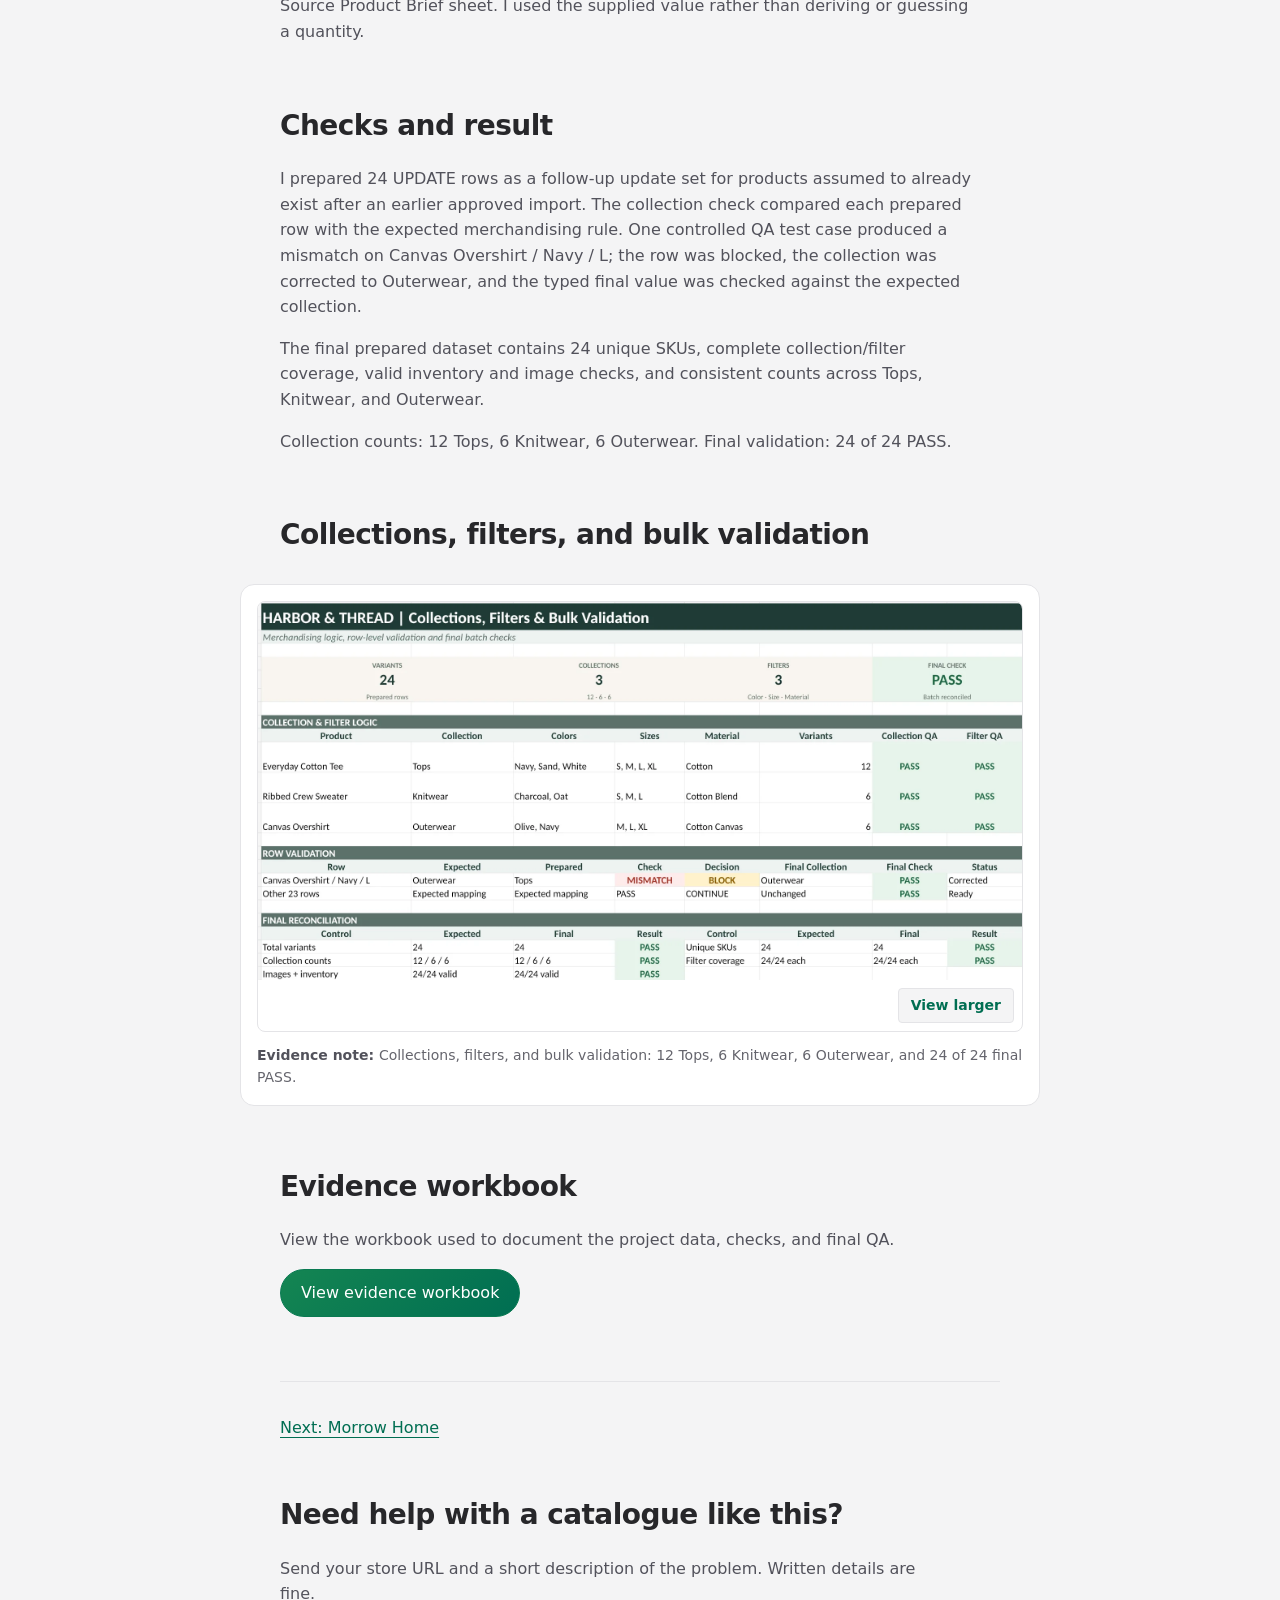
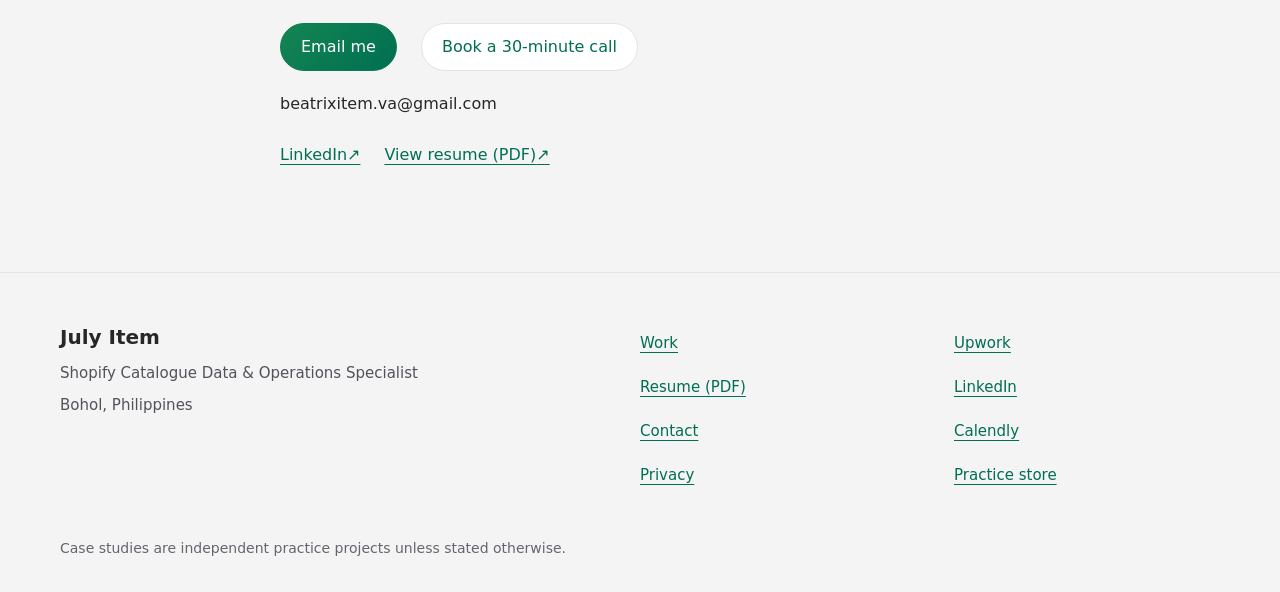
<file: case-studies/harbor-and-thread.html>
<!DOCTYPE html>
<html lang="en"><head><meta charset="utf-8"/><meta content="width=device-width, initial-scale=1" name="viewport"/><title>Harbor &amp; Thread: variant architecture and SKU integrity | July Item</title><meta content="Independent practice project focused on variant architecture, SKU integrity, collection logic, and bulk catalogue validation." name="description"/><meta content="Harbor &amp; Thread: variant architecture and SKU integrity | July Item" property="og:title"/><meta content="Independent practice project focused on variant architecture, SKU integrity, collection logic, and bulk catalogue validation." property="og:description"/><meta content="#f4f4f5" name="theme-color"/><link href="../assets/images/july-item-profile-sm.webp" rel="icon" type="image/webp"/><link href="../assets/css/style.css" rel="stylesheet"/><link href="../assets/css/workbook-preview.css" rel="stylesheet"/><link rel="canonical" href="https://beatrixitem98-source.github.io/case-studies/harbor-and-thread.html"/><meta property="og:url" content="https://beatrixitem98-source.github.io/case-studies/harbor-and-thread.html"/></head><body><a class="skip" href="#main">Skip to content</a><header class="site-header"><div class="wrap bar"><a aria-label="July Item, home" class="logo" href="../index.html">July Item</a><nav aria-label="Main" class="desktop-nav"><a href="../index.html#work">Work</a><a href="../index.html#about">About</a><a href="../index.html#contact">Contact</a><a href="../assets/resume/July_Item_Shopify_Catalogue_Data_Operations_Specialist_Resume.pdf" rel="noopener" target="_blank">Resume<span class="vh"> (opens in a new tab)</span></a></nav><div class="header-actions"><a class="btn btn-call" href="https://calendly.com/beatrixitem-va/30min" rel="noopener" target="_blank">Book a 30-minute call<span class="vh"> (opens in a new tab)</span></a><a aria-label="Email July Item" class="btn-mail" href="mailto:beatrixitem.va@gmail.com?subject=Shopify%20catalogue%20project"><svg aria-hidden="true" fill="none" height="22" stroke="currentColor" stroke-width="1.8" viewbox="0 0 24 24" width="22"><rect height="14" rx="3" width="18" x="3" y="5"></rect><path d="m4 8 8 5.5L20 8"></path></svg></a><button aria-controls="drawer" aria-expanded="false" aria-label="Open menu" class="menu-btn" id="menu-btn" type="button"><svg aria-hidden="true" fill="none" height="22" stroke="currentColor" stroke-width="1.8" viewbox="0 0 24 24" width="22"><path d="M4 8h16M4 16h16"></path></svg></button></div></div><nav aria-label="Mobile" class="drawer wrap" hidden="" id="drawer"><a href="../index.html#work">Work</a><a href="../index.html#about">About</a><a href="../index.html#contact">Contact</a><a href="../assets/resume/July_Item_Shopify_Catalogue_Data_Operations_Specialist_Resume.pdf" rel="noopener" target="_blank">Resume<span class="vh"> (opens in a new tab)</span></a><a href="https://calendly.com/beatrixitem-va/30min" rel="noopener" target="_blank">Book a 30-minute call<span class="vh"> (opens in a new tab)</span></a></nav></header><main id="main" tabindex="-1"><div class="case-wrap"><header class="case-title"><p class="crumb"><a href="../index.html#work">Work</a> / Harbor &amp; Thread</p><h1>Harbor &amp; Thread: variant architecture and SKU integrity</h1><p class="scope">Independent practice project focused on variant architecture, SKU integrity, collection logic, and bulk catalogue validation.</p><ul class="facts-strip"><li>3 products</li><li>24 variants</li><li>24 unique SKUs</li><li>24 of 24 final PASS</li></ul></header><figure class="evidence"><button aria-label="Open larger view: Variant architecture and SKU integrity: 3 products, 24 variants, 24 unique SKUs, and 7 documented source issues." class="proof-open" data-caption="Variant architecture and SKU integrity: 3 products, 24 variants, 24 unique SKUs, and 7 documented source issues." type="button"><img alt="Harbor &amp; Thread variant architecture: 3 products, 24 variants, 24 unique SKUs." height="971" loading="lazy" src="../assets/images/proof/Harbor-and-Thread_Public-Proof1_Variant-Architecture-and-SKU-Integrity_FINAL.webp" width="2200"/><span aria-hidden="true" class="proof-action">View larger</span></button><figcaption><strong class="caption-label">Evidence note: </strong>Variant architecture and SKU integrity: 3 products, 24 variants, 24 unique SKUs, and 7 documented source issues.</figcaption></figure><section class="case-section" id="problem"><h2>The problem</h2><p>The catalogue covers 3 apparel products and 24 size/color variants. The source data included inconsistent option naming, a duplicate SKU, a missing SKU, negative inventory, a missing variant image, and a text-formatted price.</p></section><section class="case-section" id="work-done"><h2>What I did</h2><p>I normalized size and color values, generated a consistent SKU structure, resolved the documented source issues, checked inventory and image coverage, and organized the catalogue into Tops, Knitwear, and Outerwear with Color, Size, and Material filter values.</p><p>The Charcoal/L sweater row contained -2 inventory in the source. The project brief supplied 11 as the documented resolution value, and that reference is recorded in the Source Product Brief sheet. I used the supplied value rather than deriving or guessing a quantity.</p></section><section class="case-section" id="checks"><h2>Checks and result</h2><p>I prepared 24 UPDATE rows as a follow-up update set for products assumed to already exist after an earlier approved import. The collection check compared each prepared row with the expected merchandising rule. One controlled QA test case produced a mismatch on Canvas Overshirt / Navy / L; the row was blocked, the collection was corrected to Outerwear, and the typed final value was checked against the expected collection.</p><p>The final prepared dataset contains 24 unique SKUs, complete collection/filter coverage, valid inventory and image checks, and consistent counts across Tops, Knitwear, and Outerwear.</p><p>Collection counts: 12 Tops, 6 Knitwear, 6 Outerwear. Final validation: 24 of 24 PASS.</p></section><section class="secondary-proof"><h2>Collections, filters, and bulk validation</h2><figure class="evidence"><button aria-label="Open larger view: Collections, filters, and bulk validation: 12 Tops, 6 Knitwear, 6 Outerwear, and 24 of 24 final PASS." class="proof-open" data-caption="Collections, filters, and bulk validation: 12 Tops, 6 Knitwear, 6 Outerwear, and 24 of 24 final PASS." type="button"><img alt="Harbor &amp; Thread collections, filters, and bulk validation: 24 of 24 passing." height="932" loading="lazy" src="../assets/images/proof/Harbor-and-Thread_Public-Proof2_Collections-Filters-and-Bulk-Validation_FINAL.webp" width="1882"/><span aria-hidden="true" class="proof-action">View larger</span></button><figcaption><strong class="caption-label">Evidence note: </strong>Collections, filters, and bulk validation: 12 Tops, 6 Knitwear, 6 Outerwear, and 24 of 24 final PASS.</figcaption></figure></section><section class="case-section" id="workbook"><h2>Evidence workbook</h2><p>View the workbook used to document the project data, checks, and final QA.</p><button aria-controls="workbook-dialog" aria-haspopup="dialog" class="btn primary workbook-open" type="button">View evidence workbook</button></section><p class="next-project"><a href="morrow-home.html">Next: Morrow Home</a></p><section class="contact-block"><h2>Need help with a catalogue like this?</h2><p>Send your store URL and a short description of the problem. Written details are fine.</p><div class="cta"><a class="btn primary" href="mailto:beatrixitem.va@gmail.com?subject=Shopify%20catalogue%20project">Email me</a><a class="btn secondary" href="https://calendly.com/beatrixitem-va/30min" rel="noopener" target="_blank">Book a 30-minute call<span class="vh"> (opens in a new tab)</span></a></div><p class="email-address">beatrixitem.va@gmail.com</p><div class="text-links"><a href="https://www.linkedin.com/in/july-item/" rel="noopener" target="_blank">LinkedIn<span aria-hidden="true" class="external-arrow"> ↗</span><span class="vh"> (opens in a new tab)</span></a><a href="../assets/resume/July_Item_Shopify_Catalogue_Data_Operations_Specialist_Resume.pdf" rel="noopener" target="_blank">View resume (PDF)<span class="vh"> (opens in a new tab)</span><span aria-hidden="true" class="external-arrow"> ↗</span></a></div></section></div></main><footer class="foot"><div class="wrap"><div class="footer-grid"><div><p class="nm">July Item</p><p>Shopify Catalogue Data &amp; Operations Specialist</p><p>Bohol, Philippines</p></div><nav aria-label="Footer"><a href="../index.html#work">Work</a><a href="../assets/resume/July_Item_Shopify_Catalogue_Data_Operations_Specialist_Resume.pdf" rel="noopener" target="_blank">Resume (PDF)<span class="vh"> (opens in a new tab)</span></a><a href="../index.html#contact">Contact</a><a href="../privacy.html">Privacy</a></nav><nav aria-label="Elsewhere"><a href="https://www.upwork.com/freelancers/~0124efc73db6275740" rel="noopener" target="_blank">Upwork<span class="vh"> (opens in a new tab)</span></a><a href="https://www.linkedin.com/in/july-item/" rel="noopener" target="_blank">LinkedIn<span class="vh"> (opens in a new tab)</span></a><a href="https://calendly.com/beatrixitem-va/30min" rel="noopener" target="_blank">Calendly<span class="vh"> (opens in a new tab)</span></a><a href="https://mynestnurture-store.myshopify.com/" rel="noopener" target="_blank">Practice store<span class="vh"> (opens in a new tab)</span></a></nav></div><p class="legal">Case studies are independent practice projects unless stated otherwise.</p></div></footer><dialog aria-labelledby="lightbox-title" id="lightbox"><div class="lightbox-bar"><p id="lightbox-title">Evidence</p><button aria-label="Close enlarged image" class="lightbox-close" type="button">Close</button></div><div aria-label="Enlarged evidence. Scroll horizontally to inspect wide images." class="lightbox-pan" tabindex="0"><img alt=""/></div><p class="lightbox-caption"></p></dialog><script defer="" src="../assets/js/main.js"></script><dialog aria-labelledby="workbook-title" class="workbook-dialog" data-initial-sheet="workbook-button-5" id="workbook-dialog"><div class="workbook-header"><div><h2 id="workbook-title">Harbor &amp; Thread evidence workbook</h2><p class="workbook-filename">Harbor-and-Thread_Public-Evidence-Workbook_FINAL.xlsx</p></div><button aria-label="Close evidence workbook" class="workbook-close" type="button">Close</button></div><div aria-label="Worksheets" class="workbook-sheets" role="group"><button aria-controls="workbook-sheet-0" aria-pressed="false" class="workbook-sheet-button" id="workbook-button-0" type="button"><span aria-hidden="true" class="workbook-selected-indicator">✓ </span><span class="workbook-sheet-name">Source Product Brief</span></button><button aria-controls="workbook-sheet-1" aria-pressed="false" class="workbook-sheet-button" id="workbook-button-1" type="button"><span aria-hidden="true" class="workbook-selected-indicator">✓ </span><span class="workbook-sheet-name">Variant Matrix</span></button><button aria-controls="workbook-sheet-2" aria-pressed="false" class="workbook-sheet-button" id="workbook-button-2" type="button"><span aria-hidden="true" class="workbook-selected-indicator">✓ </span><span class="workbook-sheet-name">Issue Log</span></button><button aria-controls="workbook-sheet-3" aria-pressed="false" class="workbook-sheet-button" id="workbook-button-3" type="button"><span aria-hidden="true" class="workbook-selected-indicator">✓ </span><span class="workbook-sheet-name">Collections &amp; Filters</span></button><button aria-controls="workbook-sheet-4" aria-pressed="false" class="workbook-sheet-button" id="workbook-button-4" type="button"><span aria-hidden="true" class="workbook-selected-indicator">✓ </span><span class="workbook-sheet-name">Bulk Update Validation</span></button><button aria-controls="workbook-sheet-5" aria-pressed="true" class="workbook-sheet-button" id="workbook-button-5" type="button"><span aria-hidden="true" class="workbook-selected-indicator">✓ </span><span class="workbook-sheet-name">Reconciliation</span></button></div><p class="workbook-scroll-cue">Swipe or scroll sideways to view more columns.</p><section aria-labelledby="workbook-button-0" class="workbook-panel" hidden="" id="workbook-sheet-0"><div aria-label="Source Product Brief table. Scroll horizontally and vertically to inspect cells." class="workbook-scroll" role="region" tabindex="0"><table class="workbook-table"><caption class="vh">Source Product Brief worksheet from Harbor &amp; Thread evidence workbook</caption><thead><tr><th class="workbook-row-number" scope="row">1</th><th data-cell="A1" scope="col">Source Row</th><th data-cell="B1" scope="col">Product</th><th data-cell="C1" scope="col">Product Code</th><th data-cell="D1" scope="col">Color</th><th data-cell="E1" scope="col">Color Code</th><th data-cell="F1" scope="col">Size</th><th data-cell="G1" scope="col">Size Code</th><th data-cell="H1" scope="col">Source SKU</th><th data-cell="I1" scope="col">Price</th><th data-cell="J1" scope="col">Inventory</th><th data-cell="K1" scope="col">Variant Image</th><th data-cell="L1" scope="col">Collection</th><th data-cell="M1" scope="col">Material</th><th data-cell="N1" scope="col">Status Note</th><th data-cell="O1" scope="col">Resolution Reference</th></tr></thead><tbody><tr><th class="workbook-row-number" scope="row">2</th><td data-cell="A2">1</td><td data-cell="B2">Everyday Cotton Tee</td><td data-cell="C2">TEE</td><td data-cell="D2">Navy</td><td data-cell="E2">NVY</td><td data-cell="F2">S</td><td data-cell="G2">S</td><td data-cell="H2">HT-TEE-NVY-S</td><td data-cell="I2">28</td><td data-cell="J2">18</td><td data-cell="K2">https://harbor-thread.example/tee-navy.jpg</td><td data-cell="L2">Tops</td><td data-cell="M2">Cotton</td><td data-cell="N2">Clean</td><td data-cell="O2"></td></tr><tr><th class="workbook-row-number" scope="row">3</th><td data-cell="A3">2</td><td data-cell="B3">Everyday Cotton Tee</td><td data-cell="C3">TEE</td><td data-cell="D3">NAVY</td><td data-cell="E3">NVY</td><td data-cell="F3">M</td><td data-cell="G3">M</td><td data-cell="H3">HT-TEE-NVY-M</td><td data-cell="I3">28</td><td data-cell="J3">21</td><td data-cell="K3">https://harbor-thread.example/tee-navy.jpg</td><td data-cell="L3">tops</td><td data-cell="M3">Cotton</td><td data-cell="N3">Color/collection casing inconsistent</td><td data-cell="O3"></td></tr><tr><th class="workbook-row-number" scope="row">4</th><td data-cell="A4">3</td><td data-cell="B4">Everyday Cotton Tee</td><td data-cell="C4">TEE</td><td data-cell="D4">Navy</td><td data-cell="E4">NVY</td><td data-cell="F4">L</td><td data-cell="G4">L</td><td data-cell="H4">HT-TEE-NVY-L</td><td data-cell="I4">28</td><td data-cell="J4">17</td><td data-cell="K4">https://harbor-thread.example/tee-navy.jpg</td><td data-cell="L4">Tops</td><td data-cell="M4">Cotton</td><td data-cell="N4">Clean</td><td data-cell="O4"></td></tr><tr><th class="workbook-row-number" scope="row">5</th><td data-cell="A5">4</td><td data-cell="B5">Everyday Cotton Tee</td><td data-cell="C5">TEE</td><td data-cell="D5">Navy</td><td data-cell="E5">NVY</td><td data-cell="F5">XL</td><td data-cell="G5">XL</td><td data-cell="H5">HT-TEE-NVY-XL</td><td data-cell="I5">28</td><td data-cell="J5">14</td><td data-cell="K5">https://harbor-thread.example/tee-navy.jpg</td><td data-cell="L5">Tops</td><td data-cell="M5">Cotton</td><td data-cell="N5">Clean</td><td data-cell="O5"></td></tr><tr><th class="workbook-row-number" scope="row">6</th><td data-cell="A6">5</td><td data-cell="B6">Everyday Cotton Tee</td><td data-cell="C6">TEE</td><td data-cell="D6">Sand</td><td data-cell="E6">SND</td><td data-cell="F6">S</td><td data-cell="G6">S</td><td data-cell="H6">HT-TEE-SND-S</td><td data-cell="I6">28</td><td data-cell="J6">20</td><td data-cell="K6">https://harbor-thread.example/tee-sand.jpg</td><td data-cell="L6">Tops</td><td data-cell="M6">Cotton</td><td data-cell="N6">Clean</td><td data-cell="O6"></td></tr><tr><th class="workbook-row-number" scope="row">7</th><td data-cell="A7">6</td><td data-cell="B7">Everyday Cotton Tee</td><td data-cell="C7">TEE</td><td data-cell="D7">Sand</td><td data-cell="E7">SND</td><td data-cell="F7">medium</td><td data-cell="G7">M</td><td data-cell="H7">HT-TEE-SND-M</td><td data-cell="I7">28</td><td data-cell="J7">16</td><td data-cell="K7">https://harbor-thread.example/tee-sand.jpg</td><td data-cell="L7">Tops</td><td data-cell="M7">Cotton</td><td data-cell="N7">Size label inconsistent</td><td data-cell="O7"></td></tr><tr><th class="workbook-row-number" scope="row">8</th><td data-cell="A8">7</td><td data-cell="B8">Everyday Cotton Tee</td><td data-cell="C8">TEE</td><td data-cell="D8">Sand</td><td data-cell="E8">SND</td><td data-cell="F8">L</td><td data-cell="G8">L</td><td data-cell="H8">HT-TEE-SND-L</td><td data-cell="I8">28</td><td data-cell="J8">12</td><td data-cell="K8">https://harbor-thread.example/tee-sand.jpg</td><td data-cell="L8">Tops</td><td data-cell="M8">Cotton</td><td data-cell="N8">Clean</td><td data-cell="O8"></td></tr><tr><th class="workbook-row-number" scope="row">9</th><td data-cell="A9">8</td><td data-cell="B9">Everyday Cotton Tee</td><td data-cell="C9">TEE</td><td data-cell="D9">Sand</td><td data-cell="E9">SND</td><td data-cell="F9">XL</td><td data-cell="G9">XL</td><td data-cell="H9">HT-TEE-SND-XL</td><td data-cell="I9">28</td><td data-cell="J9">10</td><td data-cell="K9">https://harbor-thread.example/tee-sand.jpg</td><td data-cell="L9">Tops</td><td data-cell="M9">Cotton</td><td data-cell="N9">Clean</td><td data-cell="O9"></td></tr><tr><th class="workbook-row-number" scope="row">10</th><td data-cell="A10">9</td><td data-cell="B10">Everyday Cotton Tee</td><td data-cell="C10">TEE</td><td data-cell="D10">White</td><td data-cell="E10">WHT</td><td data-cell="F10">S</td><td data-cell="G10">S</td><td data-cell="H10">HT-TEE-WHT-S</td><td data-cell="I10">28</td><td data-cell="J10">22</td><td data-cell="K10">https://harbor-thread.example/tee-white.jpg</td><td data-cell="L10">Tops</td><td data-cell="M10">Cotton</td><td data-cell="N10">Clean</td><td data-cell="O10"></td></tr><tr><th class="workbook-row-number" scope="row">11</th><td data-cell="A11">10</td><td data-cell="B11">Everyday Cotton Tee</td><td data-cell="C11">TEE</td><td data-cell="D11">White</td><td data-cell="E11">WHT</td><td data-cell="F11">M</td><td data-cell="G11">M</td><td data-cell="H11">HT-TEE-WHT-M</td><td data-cell="I11">28</td><td data-cell="J11">19</td><td data-cell="K11">https://harbor-thread.example/tee-white.jpg</td><td data-cell="L11">Tops</td><td data-cell="M11">Cotton</td><td data-cell="N11">Clean</td><td data-cell="O11"></td></tr><tr><th class="workbook-row-number" scope="row">12</th><td data-cell="A12">11</td><td data-cell="B12">Everyday Cotton Tee</td><td data-cell="C12">TEE</td><td data-cell="D12">White</td><td data-cell="E12">WHT</td><td data-cell="F12">L</td><td data-cell="G12">L</td><td data-cell="H12">HT-TEE-WHT-M</td><td data-cell="I12">28</td><td data-cell="J12">15</td><td data-cell="K12">https://harbor-thread.example/tee-white.jpg</td><td data-cell="L12">Tops</td><td data-cell="M12">Cotton</td><td data-cell="N12">Duplicate source SKU</td><td data-cell="O12"></td></tr><tr><th class="workbook-row-number" scope="row">13</th><td data-cell="A13">12</td><td data-cell="B13">Everyday Cotton Tee</td><td data-cell="C13">TEE</td><td data-cell="D13">White</td><td data-cell="E13">WHT</td><td data-cell="F13">XL</td><td data-cell="G13">XL</td><td data-cell="H13"></td><td data-cell="I13">28</td><td data-cell="J13">11</td><td data-cell="K13">https://harbor-thread.example/tee-white.jpg</td><td data-cell="L13">Tops</td><td data-cell="M13">Cotton</td><td data-cell="N13">Missing source SKU</td><td data-cell="O13"></td></tr><tr><th class="workbook-row-number" scope="row">14</th><td data-cell="A14">13</td><td data-cell="B14">Ribbed Crew Sweater</td><td data-cell="C14">SWT</td><td data-cell="D14">Charcoal</td><td data-cell="E14">CHR</td><td data-cell="F14">S</td><td data-cell="G14">S</td><td data-cell="H14">HT-SWT-CHR-S</td><td data-cell="I14">54</td><td data-cell="J14">9</td><td data-cell="K14">https://harbor-thread.example/sweater-charcoal.jpg</td><td data-cell="L14">Knitwear</td><td data-cell="M14">Cotton Blend</td><td data-cell="N14">Clean</td><td data-cell="O14"></td></tr><tr><th class="workbook-row-number" scope="row">15</th><td data-cell="A15">14</td><td data-cell="B15">Ribbed Crew Sweater</td><td data-cell="C15">SWT</td><td data-cell="D15">Charcoal</td><td data-cell="E15">CHR</td><td data-cell="F15">M</td><td data-cell="G15">M</td><td data-cell="H15">HT-SWT-CHR-M</td><td data-cell="I15">54</td><td data-cell="J15">13</td><td data-cell="K15">https://harbor-thread.example/sweater-charcoal.jpg</td><td data-cell="L15">Knitwear</td><td data-cell="M15">Cotton Blend</td><td data-cell="N15">Clean</td><td data-cell="O15"></td></tr><tr><th class="workbook-row-number" scope="row">16</th><td data-cell="A16">15</td><td data-cell="B16">Ribbed Crew Sweater</td><td data-cell="C16">SWT</td><td data-cell="D16">Charcoal</td><td data-cell="E16">CHR</td><td data-cell="F16">L</td><td data-cell="G16">L</td><td data-cell="H16">HT-SWT-CHR-L</td><td data-cell="I16">54</td><td data-cell="J16">-2</td><td data-cell="K16">https://harbor-thread.example/sweater-charcoal.jpg</td><td data-cell="L16">Knitwear</td><td data-cell="M16">Cotton Blend</td><td data-cell="N16">Negative inventory</td><td data-cell="O16">Documented resolution value: 11</td></tr><tr><th class="workbook-row-number" scope="row">17</th><td data-cell="A17">16</td><td data-cell="B17">Ribbed Crew Sweater</td><td data-cell="C17">SWT</td><td data-cell="D17">Oat</td><td data-cell="E17">OAT</td><td data-cell="F17">S</td><td data-cell="G17">S</td><td data-cell="H17">HT-SWT-OAT-S</td><td data-cell="I17">54</td><td data-cell="J17">10</td><td data-cell="K17">https://harbor-thread.example/sweater-oat.jpg</td><td data-cell="L17">Knitwear</td><td data-cell="M17">Cotton Blend</td><td data-cell="N17">Clean</td><td data-cell="O17"></td></tr><tr><th class="workbook-row-number" scope="row">18</th><td data-cell="A18">17</td><td data-cell="B18">Ribbed Crew Sweater</td><td data-cell="C18">SWT</td><td data-cell="D18">Oat</td><td data-cell="E18">OAT</td><td data-cell="F18">M</td><td data-cell="G18">M</td><td data-cell="H18">HT-SWT-OAT-M</td><td data-cell="I18">54</td><td data-cell="J18">12</td><td data-cell="K18"></td><td data-cell="L18">Knitwear</td><td data-cell="M18">Cotton Blend</td><td data-cell="N18">Missing variant image</td><td data-cell="O18"></td></tr><tr><th class="workbook-row-number" scope="row">19</th><td data-cell="A19">18</td><td data-cell="B19">Ribbed Crew Sweater</td><td data-cell="C19">SWT</td><td data-cell="D19">Oat</td><td data-cell="E19">OAT</td><td data-cell="F19">L</td><td data-cell="G19">L</td><td data-cell="H19">HT-SWT-OAT-L</td><td data-cell="I19">54</td><td data-cell="J19">8</td><td data-cell="K19">https://harbor-thread.example/sweater-oat.jpg</td><td data-cell="L19">Knitwear</td><td data-cell="M19">Cotton Blend</td><td data-cell="N19">Clean</td><td data-cell="O19"></td></tr><tr><th class="workbook-row-number" scope="row">20</th><td data-cell="A20">19</td><td data-cell="B20">Canvas Overshirt</td><td data-cell="C20">OVR</td><td data-cell="D20">Olive</td><td data-cell="E20">OLV</td><td data-cell="F20">M</td><td data-cell="G20">M</td><td data-cell="H20">HT-OVR-OLV-M</td><td data-cell="I20">$68.00</td><td data-cell="J20">7</td><td data-cell="K20">https://harbor-thread.example/overshirt-olive.jpg</td><td data-cell="L20">Outerwear</td><td data-cell="M20">Cotton Canvas</td><td data-cell="N20">Price formatting inconsistent</td><td data-cell="O20"></td></tr><tr><th class="workbook-row-number" scope="row">21</th><td data-cell="A21">20</td><td data-cell="B21">Canvas Overshirt</td><td data-cell="C21">OVR</td><td data-cell="D21">Olive</td><td data-cell="E21">OLV</td><td data-cell="F21">L</td><td data-cell="G21">L</td><td data-cell="H21">HT-OVR-OLV-L</td><td data-cell="I21">68</td><td data-cell="J21">9</td><td data-cell="K21">https://harbor-thread.example/overshirt-olive.jpg</td><td data-cell="L21">Outerwear</td><td data-cell="M21">Cotton Canvas</td><td data-cell="N21">Clean</td><td data-cell="O21"></td></tr><tr><th class="workbook-row-number" scope="row">22</th><td data-cell="A22">21</td><td data-cell="B22">Canvas Overshirt</td><td data-cell="C22">OVR</td><td data-cell="D22">Olive</td><td data-cell="E22">OLV</td><td data-cell="F22">XL</td><td data-cell="G22">XL</td><td data-cell="H22">HT-OVR-OLV-XL</td><td data-cell="I22">68</td><td data-cell="J22">6</td><td data-cell="K22">https://harbor-thread.example/overshirt-olive.jpg</td><td data-cell="L22">Outerwear</td><td data-cell="M22">Cotton Canvas</td><td data-cell="N22">Clean</td><td data-cell="O22"></td></tr><tr><th class="workbook-row-number" scope="row">23</th><td data-cell="A23">22</td><td data-cell="B23">Canvas Overshirt</td><td data-cell="C23">OVR</td><td data-cell="D23">Navy</td><td data-cell="E23">NVY</td><td data-cell="F23">M</td><td data-cell="G23">M</td><td data-cell="H23">HT-OVR-NVY-M</td><td data-cell="I23">68</td><td data-cell="J23">8</td><td data-cell="K23">https://harbor-thread.example/overshirt-navy.jpg</td><td data-cell="L23">Outerwear</td><td data-cell="M23">Cotton Canvas</td><td data-cell="N23">Clean</td><td data-cell="O23"></td></tr><tr><th class="workbook-row-number" scope="row">24</th><td data-cell="A24">23</td><td data-cell="B24">Canvas Overshirt</td><td data-cell="C24">OVR</td><td data-cell="D24">Navy</td><td data-cell="E24">NVY</td><td data-cell="F24">L</td><td data-cell="G24">L</td><td data-cell="H24">HT-OVR-NVY-L</td><td data-cell="I24">68</td><td data-cell="J24">10</td><td data-cell="K24">https://harbor-thread.example/overshirt-navy.jpg</td><td data-cell="L24">Outerwear</td><td data-cell="M24">Cotton Canvas</td><td data-cell="N24">Clean</td><td data-cell="O24"></td></tr><tr><th class="workbook-row-number" scope="row">25</th><td data-cell="A25">24</td><td data-cell="B25">Canvas Overshirt</td><td data-cell="C25">OVR</td><td data-cell="D25">Navy</td><td data-cell="E25">NVY</td><td data-cell="F25">XL</td><td data-cell="G25">XL</td><td data-cell="H25">HT-OVR-NVY-XL</td><td data-cell="I25">68</td><td data-cell="J25">5</td><td data-cell="K25">https://harbor-thread.example/overshirt-navy.jpg</td><td data-cell="L25">Outerwear</td><td data-cell="M25">Cotton Canvas</td><td data-cell="N25">Clean</td><td data-cell="O25"></td></tr></tbody></table></div></section><section aria-labelledby="workbook-button-1" class="workbook-panel" hidden="" id="workbook-sheet-1"><div aria-label="Variant Matrix table. Scroll horizontally and vertically to inspect cells." class="workbook-scroll" role="region" tabindex="0"><table class="workbook-table"><caption class="vh">Variant Matrix worksheet from Harbor &amp; Thread evidence workbook</caption><thead><tr><th class="workbook-row-number" scope="row">1</th><th data-cell="A1" scope="col">Product</th><th data-cell="B1" scope="col">Product Code</th><th data-cell="C1" scope="col">Option1 Name</th><th data-cell="D1" scope="col">Color</th><th data-cell="E1" scope="col">Color Code</th><th data-cell="F1" scope="col">Option2 Name</th><th data-cell="G1" scope="col">Size</th><th data-cell="H1" scope="col">Size Code</th><th data-cell="I1" scope="col">Generated SKU</th><th data-cell="J1" scope="col">Price</th><th data-cell="K1" scope="col">Inventory</th><th data-cell="L1" scope="col">Variant Image</th><th data-cell="M1" scope="col">Collection</th><th data-cell="N1" scope="col">Material</th><th data-cell="O1" scope="col">SKU Unique</th><th data-cell="P1" scope="col">Inventory Valid</th><th data-cell="Q1" scope="col">Image Mapped</th></tr></thead><tbody><tr><th class="workbook-row-number" scope="row">2</th><td data-cell="A2">Everyday Cotton Tee</td><td data-cell="B2">TEE</td><td data-cell="C2">Color</td><td data-cell="D2">Navy</td><td data-cell="E2">NVY</td><td data-cell="F2">Size</td><td data-cell="G2">S</td><td data-cell="H2">S</td><td data-cell="I2">HT-TEE-NVY-S</td><td data-cell="J2">28</td><td data-cell="K2">18</td><td data-cell="L2">https://harbor-thread.example/tee-navy.jpg</td><td data-cell="M2">Tops</td><td data-cell="N2">Cotton</td><td data-cell="O2">PASS</td><td data-cell="P2">PASS</td><td data-cell="Q2">PASS</td></tr><tr><th class="workbook-row-number" scope="row">3</th><td data-cell="A3">Everyday Cotton Tee</td><td data-cell="B3">TEE</td><td data-cell="C3">Color</td><td data-cell="D3">Navy</td><td data-cell="E3">NVY</td><td data-cell="F3">Size</td><td data-cell="G3">M</td><td data-cell="H3">M</td><td data-cell="I3">HT-TEE-NVY-M</td><td data-cell="J3">28</td><td data-cell="K3">21</td><td data-cell="L3">https://harbor-thread.example/tee-navy.jpg</td><td data-cell="M3">Tops</td><td data-cell="N3">Cotton</td><td data-cell="O3">PASS</td><td data-cell="P3">PASS</td><td data-cell="Q3">PASS</td></tr><tr><th class="workbook-row-number" scope="row">4</th><td data-cell="A4">Everyday Cotton Tee</td><td data-cell="B4">TEE</td><td data-cell="C4">Color</td><td data-cell="D4">Navy</td><td data-cell="E4">NVY</td><td data-cell="F4">Size</td><td data-cell="G4">L</td><td data-cell="H4">L</td><td data-cell="I4">HT-TEE-NVY-L</td><td data-cell="J4">28</td><td data-cell="K4">17</td><td data-cell="L4">https://harbor-thread.example/tee-navy.jpg</td><td data-cell="M4">Tops</td><td data-cell="N4">Cotton</td><td data-cell="O4">PASS</td><td data-cell="P4">PASS</td><td data-cell="Q4">PASS</td></tr><tr><th class="workbook-row-number" scope="row">5</th><td data-cell="A5">Everyday Cotton Tee</td><td data-cell="B5">TEE</td><td data-cell="C5">Color</td><td data-cell="D5">Navy</td><td data-cell="E5">NVY</td><td data-cell="F5">Size</td><td data-cell="G5">XL</td><td data-cell="H5">XL</td><td data-cell="I5">HT-TEE-NVY-XL</td><td data-cell="J5">28</td><td data-cell="K5">14</td><td data-cell="L5">https://harbor-thread.example/tee-navy.jpg</td><td data-cell="M5">Tops</td><td data-cell="N5">Cotton</td><td data-cell="O5">PASS</td><td data-cell="P5">PASS</td><td data-cell="Q5">PASS</td></tr><tr><th class="workbook-row-number" scope="row">6</th><td data-cell="A6">Everyday Cotton Tee</td><td data-cell="B6">TEE</td><td data-cell="C6">Color</td><td data-cell="D6">Sand</td><td data-cell="E6">SND</td><td data-cell="F6">Size</td><td data-cell="G6">S</td><td data-cell="H6">S</td><td data-cell="I6">HT-TEE-SND-S</td><td data-cell="J6">28</td><td data-cell="K6">20</td><td data-cell="L6">https://harbor-thread.example/tee-sand.jpg</td><td data-cell="M6">Tops</td><td data-cell="N6">Cotton</td><td data-cell="O6">PASS</td><td data-cell="P6">PASS</td><td data-cell="Q6">PASS</td></tr><tr><th class="workbook-row-number" scope="row">7</th><td data-cell="A7">Everyday Cotton Tee</td><td data-cell="B7">TEE</td><td data-cell="C7">Color</td><td data-cell="D7">Sand</td><td data-cell="E7">SND</td><td data-cell="F7">Size</td><td data-cell="G7">M</td><td data-cell="H7">M</td><td data-cell="I7">HT-TEE-SND-M</td><td data-cell="J7">28</td><td data-cell="K7">16</td><td data-cell="L7">https://harbor-thread.example/tee-sand.jpg</td><td data-cell="M7">Tops</td><td data-cell="N7">Cotton</td><td data-cell="O7">PASS</td><td data-cell="P7">PASS</td><td data-cell="Q7">PASS</td></tr><tr><th class="workbook-row-number" scope="row">8</th><td data-cell="A8">Everyday Cotton Tee</td><td data-cell="B8">TEE</td><td data-cell="C8">Color</td><td data-cell="D8">Sand</td><td data-cell="E8">SND</td><td data-cell="F8">Size</td><td data-cell="G8">L</td><td data-cell="H8">L</td><td data-cell="I8">HT-TEE-SND-L</td><td data-cell="J8">28</td><td data-cell="K8">12</td><td data-cell="L8">https://harbor-thread.example/tee-sand.jpg</td><td data-cell="M8">Tops</td><td data-cell="N8">Cotton</td><td data-cell="O8">PASS</td><td data-cell="P8">PASS</td><td data-cell="Q8">PASS</td></tr><tr><th class="workbook-row-number" scope="row">9</th><td data-cell="A9">Everyday Cotton Tee</td><td data-cell="B9">TEE</td><td data-cell="C9">Color</td><td data-cell="D9">Sand</td><td data-cell="E9">SND</td><td data-cell="F9">Size</td><td data-cell="G9">XL</td><td data-cell="H9">XL</td><td data-cell="I9">HT-TEE-SND-XL</td><td data-cell="J9">28</td><td data-cell="K9">10</td><td data-cell="L9">https://harbor-thread.example/tee-sand.jpg</td><td data-cell="M9">Tops</td><td data-cell="N9">Cotton</td><td data-cell="O9">PASS</td><td data-cell="P9">PASS</td><td data-cell="Q9">PASS</td></tr><tr><th class="workbook-row-number" scope="row">10</th><td data-cell="A10">Everyday Cotton Tee</td><td data-cell="B10">TEE</td><td data-cell="C10">Color</td><td data-cell="D10">White</td><td data-cell="E10">WHT</td><td data-cell="F10">Size</td><td data-cell="G10">S</td><td data-cell="H10">S</td><td data-cell="I10">HT-TEE-WHT-S</td><td data-cell="J10">28</td><td data-cell="K10">22</td><td data-cell="L10">https://harbor-thread.example/tee-white.jpg</td><td data-cell="M10">Tops</td><td data-cell="N10">Cotton</td><td data-cell="O10">PASS</td><td data-cell="P10">PASS</td><td data-cell="Q10">PASS</td></tr><tr><th class="workbook-row-number" scope="row">11</th><td data-cell="A11">Everyday Cotton Tee</td><td data-cell="B11">TEE</td><td data-cell="C11">Color</td><td data-cell="D11">White</td><td data-cell="E11">WHT</td><td data-cell="F11">Size</td><td data-cell="G11">M</td><td data-cell="H11">M</td><td data-cell="I11">HT-TEE-WHT-M</td><td data-cell="J11">28</td><td data-cell="K11">19</td><td data-cell="L11">https://harbor-thread.example/tee-white.jpg</td><td data-cell="M11">Tops</td><td data-cell="N11">Cotton</td><td data-cell="O11">PASS</td><td data-cell="P11">PASS</td><td data-cell="Q11">PASS</td></tr><tr><th class="workbook-row-number" scope="row">12</th><td data-cell="A12">Everyday Cotton Tee</td><td data-cell="B12">TEE</td><td data-cell="C12">Color</td><td data-cell="D12">White</td><td data-cell="E12">WHT</td><td data-cell="F12">Size</td><td data-cell="G12">L</td><td data-cell="H12">L</td><td data-cell="I12">HT-TEE-WHT-L</td><td data-cell="J12">28</td><td data-cell="K12">15</td><td data-cell="L12">https://harbor-thread.example/tee-white.jpg</td><td data-cell="M12">Tops</td><td data-cell="N12">Cotton</td><td data-cell="O12">PASS</td><td data-cell="P12">PASS</td><td data-cell="Q12">PASS</td></tr><tr><th class="workbook-row-number" scope="row">13</th><td data-cell="A13">Everyday Cotton Tee</td><td data-cell="B13">TEE</td><td data-cell="C13">Color</td><td data-cell="D13">White</td><td data-cell="E13">WHT</td><td data-cell="F13">Size</td><td data-cell="G13">XL</td><td data-cell="H13">XL</td><td data-cell="I13">HT-TEE-WHT-XL</td><td data-cell="J13">28</td><td data-cell="K13">11</td><td data-cell="L13">https://harbor-thread.example/tee-white.jpg</td><td data-cell="M13">Tops</td><td data-cell="N13">Cotton</td><td data-cell="O13">PASS</td><td data-cell="P13">PASS</td><td data-cell="Q13">PASS</td></tr><tr><th class="workbook-row-number" scope="row">14</th><td data-cell="A14">Ribbed Crew Sweater</td><td data-cell="B14">SWT</td><td data-cell="C14">Color</td><td data-cell="D14">Charcoal</td><td data-cell="E14">CHR</td><td data-cell="F14">Size</td><td data-cell="G14">S</td><td data-cell="H14">S</td><td data-cell="I14">HT-SWT-CHR-S</td><td data-cell="J14">54</td><td data-cell="K14">9</td><td data-cell="L14">https://harbor-thread.example/sweater-charcoal.jpg</td><td data-cell="M14">Knitwear</td><td data-cell="N14">Cotton Blend</td><td data-cell="O14">PASS</td><td data-cell="P14">PASS</td><td data-cell="Q14">PASS</td></tr><tr><th class="workbook-row-number" scope="row">15</th><td data-cell="A15">Ribbed Crew Sweater</td><td data-cell="B15">SWT</td><td data-cell="C15">Color</td><td data-cell="D15">Charcoal</td><td data-cell="E15">CHR</td><td data-cell="F15">Size</td><td data-cell="G15">M</td><td data-cell="H15">M</td><td data-cell="I15">HT-SWT-CHR-M</td><td data-cell="J15">54</td><td data-cell="K15">13</td><td data-cell="L15">https://harbor-thread.example/sweater-charcoal.jpg</td><td data-cell="M15">Knitwear</td><td data-cell="N15">Cotton Blend</td><td data-cell="O15">PASS</td><td data-cell="P15">PASS</td><td data-cell="Q15">PASS</td></tr><tr><th class="workbook-row-number" scope="row">16</th><td data-cell="A16">Ribbed Crew Sweater</td><td data-cell="B16">SWT</td><td data-cell="C16">Color</td><td data-cell="D16">Charcoal</td><td data-cell="E16">CHR</td><td data-cell="F16">Size</td><td data-cell="G16">L</td><td data-cell="H16">L</td><td data-cell="I16">HT-SWT-CHR-L</td><td data-cell="J16">54</td><td data-cell="K16">11</td><td data-cell="L16">https://harbor-thread.example/sweater-charcoal.jpg</td><td data-cell="M16">Knitwear</td><td data-cell="N16">Cotton Blend</td><td data-cell="O16">PASS</td><td data-cell="P16">PASS</td><td data-cell="Q16">PASS</td></tr><tr><th class="workbook-row-number" scope="row">17</th><td data-cell="A17">Ribbed Crew Sweater</td><td data-cell="B17">SWT</td><td data-cell="C17">Color</td><td data-cell="D17">Oat</td><td data-cell="E17">OAT</td><td data-cell="F17">Size</td><td data-cell="G17">S</td><td data-cell="H17">S</td><td data-cell="I17">HT-SWT-OAT-S</td><td data-cell="J17">54</td><td data-cell="K17">10</td><td data-cell="L17">https://harbor-thread.example/sweater-oat.jpg</td><td data-cell="M17">Knitwear</td><td data-cell="N17">Cotton Blend</td><td data-cell="O17">PASS</td><td data-cell="P17">PASS</td><td data-cell="Q17">PASS</td></tr><tr><th class="workbook-row-number" scope="row">18</th><td data-cell="A18">Ribbed Crew Sweater</td><td data-cell="B18">SWT</td><td data-cell="C18">Color</td><td data-cell="D18">Oat</td><td data-cell="E18">OAT</td><td data-cell="F18">Size</td><td data-cell="G18">M</td><td data-cell="H18">M</td><td data-cell="I18">HT-SWT-OAT-M</td><td data-cell="J18">54</td><td data-cell="K18">12</td><td data-cell="L18">https://harbor-thread.example/sweater-oat.jpg</td><td data-cell="M18">Knitwear</td><td data-cell="N18">Cotton Blend</td><td data-cell="O18">PASS</td><td data-cell="P18">PASS</td><td data-cell="Q18">PASS</td></tr><tr><th class="workbook-row-number" scope="row">19</th><td data-cell="A19">Ribbed Crew Sweater</td><td data-cell="B19">SWT</td><td data-cell="C19">Color</td><td data-cell="D19">Oat</td><td data-cell="E19">OAT</td><td data-cell="F19">Size</td><td data-cell="G19">L</td><td data-cell="H19">L</td><td data-cell="I19">HT-SWT-OAT-L</td><td data-cell="J19">54</td><td data-cell="K19">8</td><td data-cell="L19">https://harbor-thread.example/sweater-oat.jpg</td><td data-cell="M19">Knitwear</td><td data-cell="N19">Cotton Blend</td><td data-cell="O19">PASS</td><td data-cell="P19">PASS</td><td data-cell="Q19">PASS</td></tr><tr><th class="workbook-row-number" scope="row">20</th><td data-cell="A20">Canvas Overshirt</td><td data-cell="B20">OVR</td><td data-cell="C20">Color</td><td data-cell="D20">Olive</td><td data-cell="E20">OLV</td><td data-cell="F20">Size</td><td data-cell="G20">M</td><td data-cell="H20">M</td><td data-cell="I20">HT-OVR-OLV-M</td><td data-cell="J20">68</td><td data-cell="K20">7</td><td data-cell="L20">https://harbor-thread.example/overshirt-olive.jpg</td><td data-cell="M20">Outerwear</td><td data-cell="N20">Cotton Canvas</td><td data-cell="O20">PASS</td><td data-cell="P20">PASS</td><td data-cell="Q20">PASS</td></tr><tr><th class="workbook-row-number" scope="row">21</th><td data-cell="A21">Canvas Overshirt</td><td data-cell="B21">OVR</td><td data-cell="C21">Color</td><td data-cell="D21">Olive</td><td data-cell="E21">OLV</td><td data-cell="F21">Size</td><td data-cell="G21">L</td><td data-cell="H21">L</td><td data-cell="I21">HT-OVR-OLV-L</td><td data-cell="J21">68</td><td data-cell="K21">9</td><td data-cell="L21">https://harbor-thread.example/overshirt-olive.jpg</td><td data-cell="M21">Outerwear</td><td data-cell="N21">Cotton Canvas</td><td data-cell="O21">PASS</td><td data-cell="P21">PASS</td><td data-cell="Q21">PASS</td></tr><tr><th class="workbook-row-number" scope="row">22</th><td data-cell="A22">Canvas Overshirt</td><td data-cell="B22">OVR</td><td data-cell="C22">Color</td><td data-cell="D22">Olive</td><td data-cell="E22">OLV</td><td data-cell="F22">Size</td><td data-cell="G22">XL</td><td data-cell="H22">XL</td><td data-cell="I22">HT-OVR-OLV-XL</td><td data-cell="J22">68</td><td data-cell="K22">6</td><td data-cell="L22">https://harbor-thread.example/overshirt-olive.jpg</td><td data-cell="M22">Outerwear</td><td data-cell="N22">Cotton Canvas</td><td data-cell="O22">PASS</td><td data-cell="P22">PASS</td><td data-cell="Q22">PASS</td></tr><tr><th class="workbook-row-number" scope="row">23</th><td data-cell="A23">Canvas Overshirt</td><td data-cell="B23">OVR</td><td data-cell="C23">Color</td><td data-cell="D23">Navy</td><td data-cell="E23">NVY</td><td data-cell="F23">Size</td><td data-cell="G23">M</td><td data-cell="H23">M</td><td data-cell="I23">HT-OVR-NVY-M</td><td data-cell="J23">68</td><td data-cell="K23">8</td><td data-cell="L23">https://harbor-thread.example/overshirt-navy.jpg</td><td data-cell="M23">Outerwear</td><td data-cell="N23">Cotton Canvas</td><td data-cell="O23">PASS</td><td data-cell="P23">PASS</td><td data-cell="Q23">PASS</td></tr><tr><th class="workbook-row-number" scope="row">24</th><td data-cell="A24">Canvas Overshirt</td><td data-cell="B24">OVR</td><td data-cell="C24">Color</td><td data-cell="D24">Navy</td><td data-cell="E24">NVY</td><td data-cell="F24">Size</td><td data-cell="G24">L</td><td data-cell="H24">L</td><td data-cell="I24">HT-OVR-NVY-L</td><td data-cell="J24">68</td><td data-cell="K24">10</td><td data-cell="L24">https://harbor-thread.example/overshirt-navy.jpg</td><td data-cell="M24">Outerwear</td><td data-cell="N24">Cotton Canvas</td><td data-cell="O24">PASS</td><td data-cell="P24">PASS</td><td data-cell="Q24">PASS</td></tr><tr><th class="workbook-row-number" scope="row">25</th><td data-cell="A25">Canvas Overshirt</td><td data-cell="B25">OVR</td><td data-cell="C25">Color</td><td data-cell="D25">Navy</td><td data-cell="E25">NVY</td><td data-cell="F25">Size</td><td data-cell="G25">XL</td><td data-cell="H25">XL</td><td data-cell="I25">HT-OVR-NVY-XL</td><td data-cell="J25">68</td><td data-cell="K25">5</td><td data-cell="L25">https://harbor-thread.example/overshirt-navy.jpg</td><td data-cell="M25">Outerwear</td><td data-cell="N25">Cotton Canvas</td><td data-cell="O25">PASS</td><td data-cell="P25">PASS</td><td data-cell="Q25">PASS</td></tr></tbody></table></div></section><section aria-labelledby="workbook-button-2" class="workbook-panel" hidden="" id="workbook-sheet-2"><div aria-label="Issue Log table. Scroll horizontally and vertically to inspect cells." class="workbook-scroll" role="region" tabindex="0"><table class="workbook-table"><caption class="vh">Issue Log worksheet from Harbor &amp; Thread evidence workbook</caption><thead><tr><th class="workbook-row-number" scope="row">1</th><th data-cell="A1" scope="col">Issue ID</th><th data-cell="B1" scope="col">Source Row</th><th data-cell="C1" scope="col">Issue Type</th><th data-cell="D1" scope="col">Observed Source Issue</th><th data-cell="E1" scope="col">Resolution Applied</th><th data-cell="F1" scope="col">QA Result</th><th data-cell="G1" scope="col">Resolution Basis</th></tr></thead><tbody><tr><th class="workbook-row-number" scope="row">2</th><td data-cell="A2">HT-E01</td><td data-cell="B2">2</td><td data-cell="C2">Option normalization</td><td data-cell="D2">Color supplied as NAVY and collection as tops.</td><td data-cell="E2">Canonicalized to Navy / Tops using approved naming standard.</td><td data-cell="F2">PASS</td><td data-cell="G2">Naming standard</td></tr><tr><th class="workbook-row-number" scope="row">3</th><td data-cell="A3">HT-E02</td><td data-cell="B3">6</td><td data-cell="C3">Size normalization</td><td data-cell="D3">Size supplied as medium instead of M.</td><td data-cell="E3">Normalized to M while keeping the size code M.</td><td data-cell="F3">PASS</td><td data-cell="G3">Size convention</td></tr><tr><th class="workbook-row-number" scope="row">4</th><td data-cell="A4">HT-E03</td><td data-cell="B4">11</td><td data-cell="C4">Duplicate SKU</td><td data-cell="D4">White/L shared the White/M source SKU.</td><td data-cell="E4">Regenerated SKU from product/color/size codes: HT-TEE-WHT-L.</td><td data-cell="F4">PASS</td><td data-cell="G4">SKU convention</td></tr><tr><th class="workbook-row-number" scope="row">5</th><td data-cell="A5">HT-E04</td><td data-cell="B5">12</td><td data-cell="C5">Missing SKU</td><td data-cell="D5">White/XL had no source SKU.</td><td data-cell="E5">Generated HT-TEE-WHT-XL from the documented SKU convention.</td><td data-cell="F5">PASS</td><td data-cell="G5">SKU convention</td></tr><tr><th class="workbook-row-number" scope="row">6</th><td data-cell="A6">HT-E05</td><td data-cell="B6">15</td><td data-cell="C6">Invalid inventory</td><td data-cell="D6">Charcoal/L inventory was -2.</td><td data-cell="E6">Corrected inventory from -2 to 11 using the documented resolution value.</td><td data-cell="F6">PASS</td><td data-cell="G6">Documented resolution value</td></tr><tr><th class="workbook-row-number" scope="row">7</th><td data-cell="A7">HT-E06</td><td data-cell="B7">17</td><td data-cell="C7">Missing image</td><td data-cell="D7">Oat/M had no variant image URL.</td><td data-cell="E7">Mapped approved Oat sweater image used by the same color family.</td><td data-cell="F7">PASS</td><td data-cell="G7">Existing Oat color-family image</td></tr><tr><th class="workbook-row-number" scope="row">8</th><td data-cell="A8">HT-E07</td><td data-cell="B8">19</td><td data-cell="C8">Price formatting</td><td data-cell="D8">Overshirt price supplied as text '$68.00'.</td><td data-cell="E8">Normalized to numeric 68.00 for bulk operations.</td><td data-cell="F8">PASS</td><td data-cell="G8">Numeric price normalization</td></tr></tbody></table></div></section><section aria-labelledby="workbook-button-3" class="workbook-panel" hidden="" id="workbook-sheet-3"><div aria-label="Collections &amp; Filters table. Scroll horizontally and vertically to inspect cells." class="workbook-scroll" role="region" tabindex="0"><table class="workbook-table"><caption class="vh">Collections &amp; Filters worksheet from Harbor &amp; Thread evidence workbook</caption><thead><tr><th class="workbook-row-number" scope="row">1</th><th data-cell="A1" scope="col">Product</th><th data-cell="B1" scope="col">Collection</th><th data-cell="C1" scope="col">Filter: Color</th><th data-cell="D1" scope="col">Filter: Size</th><th data-cell="E1" scope="col">Filter: Material</th><th data-cell="F1" scope="col">Variant Count</th><th data-cell="G1" scope="col">Readiness</th></tr></thead><tbody><tr><th class="workbook-row-number" scope="row">2</th><td data-cell="A2">Everyday Cotton Tee</td><td data-cell="B2">Tops</td><td data-cell="C2">Navy, Sand, White</td><td data-cell="D2">S, M, L, XL</td><td data-cell="E2">Cotton</td><td data-cell="F2">12</td><td data-cell="G2">READY</td></tr><tr><th class="workbook-row-number" scope="row">3</th><td data-cell="A3">Ribbed Crew Sweater</td><td data-cell="B3">Knitwear</td><td data-cell="C3">Charcoal, Oat</td><td data-cell="D3">S, M, L</td><td data-cell="E3">Cotton Blend</td><td data-cell="F3">6</td><td data-cell="G3">READY</td></tr><tr><th class="workbook-row-number" scope="row">4</th><td data-cell="A4">Canvas Overshirt</td><td data-cell="B4">Outerwear</td><td data-cell="C4">Olive, Navy</td><td data-cell="D4">M, L, XL</td><td data-cell="E4">Cotton Canvas</td><td data-cell="F4">6</td><td data-cell="G4">READY</td></tr></tbody></table></div></section><section aria-labelledby="workbook-button-4" class="workbook-panel" hidden="" id="workbook-sheet-4"><div aria-label="Bulk Update Validation table. Scroll horizontally and vertically to inspect cells." class="workbook-scroll" role="region" tabindex="0"><table class="workbook-table"><caption class="vh">Bulk Update Validation worksheet from Harbor &amp; Thread evidence workbook</caption><thead><tr><th class="workbook-row-number" scope="row">1</th><th data-cell="A1" scope="col">Row</th><th data-cell="B1" scope="col">Command</th><th data-cell="C1" scope="col">Handle</th><th data-cell="D1" scope="col">Title</th><th data-cell="E1" scope="col">Color</th><th data-cell="F1" scope="col">Size</th><th data-cell="G1" scope="col">Variant SKU</th><th data-cell="H1" scope="col">Price</th><th data-cell="I1" scope="col">Inventory</th><th data-cell="J1" scope="col">Variant Image</th><th data-cell="K1" scope="col">Product Code</th><th data-cell="L1" scope="col">Expected Collection</th><th data-cell="M1" scope="col">Prepared Collection</th><th data-cell="N1" scope="col">Collection Check</th><th data-cell="O1" scope="col">Row Gate</th><th data-cell="P1" scope="col">Validation Note</th><th data-cell="Q1" scope="col">Final Collection</th><th data-cell="R1" scope="col">Final Check</th></tr></thead><tbody><tr><th class="workbook-row-number" scope="row">2</th><td data-cell="A2">1</td><td data-cell="B2">UPDATE</td><td data-cell="C2">everyday-cotton-tee</td><td data-cell="D2">Everyday Cotton Tee</td><td data-cell="E2">Navy</td><td data-cell="F2">S</td><td data-cell="G2">HT-TEE-NVY-S</td><td data-cell="H2">28</td><td data-cell="I2">18</td><td data-cell="J2">https://harbor-thread.example/tee-navy.jpg</td><td data-cell="K2">TEE</td><td data-cell="L2">Tops</td><td data-cell="M2">Tops</td><td data-cell="N2">PASS</td><td data-cell="O2">READY</td><td data-cell="P2">Prepared row matches approved merchandising logic.</td><td data-cell="Q2">Tops</td><td data-cell="R2">PASS</td></tr><tr><th class="workbook-row-number" scope="row">3</th><td data-cell="A3">2</td><td data-cell="B3">UPDATE</td><td data-cell="C3">everyday-cotton-tee</td><td data-cell="D3">Everyday Cotton Tee</td><td data-cell="E3">Navy</td><td data-cell="F3">M</td><td data-cell="G3">HT-TEE-NVY-M</td><td data-cell="H3">28</td><td data-cell="I3">21</td><td data-cell="J3">https://harbor-thread.example/tee-navy.jpg</td><td data-cell="K3">TEE</td><td data-cell="L3">Tops</td><td data-cell="M3">Tops</td><td data-cell="N3">PASS</td><td data-cell="O3">READY</td><td data-cell="P3">Prepared row matches approved merchandising logic.</td><td data-cell="Q3">Tops</td><td data-cell="R3">PASS</td></tr><tr><th class="workbook-row-number" scope="row">4</th><td data-cell="A4">3</td><td data-cell="B4">UPDATE</td><td data-cell="C4">everyday-cotton-tee</td><td data-cell="D4">Everyday Cotton Tee</td><td data-cell="E4">Navy</td><td data-cell="F4">L</td><td data-cell="G4">HT-TEE-NVY-L</td><td data-cell="H4">28</td><td data-cell="I4">17</td><td data-cell="J4">https://harbor-thread.example/tee-navy.jpg</td><td data-cell="K4">TEE</td><td data-cell="L4">Tops</td><td data-cell="M4">Tops</td><td data-cell="N4">PASS</td><td data-cell="O4">READY</td><td data-cell="P4">Prepared row matches approved merchandising logic.</td><td data-cell="Q4">Tops</td><td data-cell="R4">PASS</td></tr><tr><th class="workbook-row-number" scope="row">5</th><td data-cell="A5">4</td><td data-cell="B5">UPDATE</td><td data-cell="C5">everyday-cotton-tee</td><td data-cell="D5">Everyday Cotton Tee</td><td data-cell="E5">Navy</td><td data-cell="F5">XL</td><td data-cell="G5">HT-TEE-NVY-XL</td><td data-cell="H5">28</td><td data-cell="I5">14</td><td data-cell="J5">https://harbor-thread.example/tee-navy.jpg</td><td data-cell="K5">TEE</td><td data-cell="L5">Tops</td><td data-cell="M5">Tops</td><td data-cell="N5">PASS</td><td data-cell="O5">READY</td><td data-cell="P5">Prepared row matches approved merchandising logic.</td><td data-cell="Q5">Tops</td><td data-cell="R5">PASS</td></tr><tr><th class="workbook-row-number" scope="row">6</th><td data-cell="A6">5</td><td data-cell="B6">UPDATE</td><td data-cell="C6">everyday-cotton-tee</td><td data-cell="D6">Everyday Cotton Tee</td><td data-cell="E6">Sand</td><td data-cell="F6">S</td><td data-cell="G6">HT-TEE-SND-S</td><td data-cell="H6">28</td><td data-cell="I6">20</td><td data-cell="J6">https://harbor-thread.example/tee-sand.jpg</td><td data-cell="K6">TEE</td><td data-cell="L6">Tops</td><td data-cell="M6">Tops</td><td data-cell="N6">PASS</td><td data-cell="O6">READY</td><td data-cell="P6">Prepared row matches approved merchandising logic.</td><td data-cell="Q6">Tops</td><td data-cell="R6">PASS</td></tr><tr><th class="workbook-row-number" scope="row">7</th><td data-cell="A7">6</td><td data-cell="B7">UPDATE</td><td data-cell="C7">everyday-cotton-tee</td><td data-cell="D7">Everyday Cotton Tee</td><td data-cell="E7">Sand</td><td data-cell="F7">M</td><td data-cell="G7">HT-TEE-SND-M</td><td data-cell="H7">28</td><td data-cell="I7">16</td><td data-cell="J7">https://harbor-thread.example/tee-sand.jpg</td><td data-cell="K7">TEE</td><td data-cell="L7">Tops</td><td data-cell="M7">Tops</td><td data-cell="N7">PASS</td><td data-cell="O7">READY</td><td data-cell="P7">Prepared row matches approved merchandising logic.</td><td data-cell="Q7">Tops</td><td data-cell="R7">PASS</td></tr><tr><th class="workbook-row-number" scope="row">8</th><td data-cell="A8">7</td><td data-cell="B8">UPDATE</td><td data-cell="C8">everyday-cotton-tee</td><td data-cell="D8">Everyday Cotton Tee</td><td data-cell="E8">Sand</td><td data-cell="F8">L</td><td data-cell="G8">HT-TEE-SND-L</td><td data-cell="H8">28</td><td data-cell="I8">12</td><td data-cell="J8">https://harbor-thread.example/tee-sand.jpg</td><td data-cell="K8">TEE</td><td data-cell="L8">Tops</td><td data-cell="M8">Tops</td><td data-cell="N8">PASS</td><td data-cell="O8">READY</td><td data-cell="P8">Prepared row matches approved merchandising logic.</td><td data-cell="Q8">Tops</td><td data-cell="R8">PASS</td></tr><tr><th class="workbook-row-number" scope="row">9</th><td data-cell="A9">8</td><td data-cell="B9">UPDATE</td><td data-cell="C9">everyday-cotton-tee</td><td data-cell="D9">Everyday Cotton Tee</td><td data-cell="E9">Sand</td><td data-cell="F9">XL</td><td data-cell="G9">HT-TEE-SND-XL</td><td data-cell="H9">28</td><td data-cell="I9">10</td><td data-cell="J9">https://harbor-thread.example/tee-sand.jpg</td><td data-cell="K9">TEE</td><td data-cell="L9">Tops</td><td data-cell="M9">Tops</td><td data-cell="N9">PASS</td><td data-cell="O9">READY</td><td data-cell="P9">Prepared row matches approved merchandising logic.</td><td data-cell="Q9">Tops</td><td data-cell="R9">PASS</td></tr><tr><th class="workbook-row-number" scope="row">10</th><td data-cell="A10">9</td><td data-cell="B10">UPDATE</td><td data-cell="C10">everyday-cotton-tee</td><td data-cell="D10">Everyday Cotton Tee</td><td data-cell="E10">White</td><td data-cell="F10">S</td><td data-cell="G10">HT-TEE-WHT-S</td><td data-cell="H10">28</td><td data-cell="I10">22</td><td data-cell="J10">https://harbor-thread.example/tee-white.jpg</td><td data-cell="K10">TEE</td><td data-cell="L10">Tops</td><td data-cell="M10">Tops</td><td data-cell="N10">PASS</td><td data-cell="O10">READY</td><td data-cell="P10">Prepared row matches approved merchandising logic.</td><td data-cell="Q10">Tops</td><td data-cell="R10">PASS</td></tr><tr><th class="workbook-row-number" scope="row">11</th><td data-cell="A11">10</td><td data-cell="B11">UPDATE</td><td data-cell="C11">everyday-cotton-tee</td><td data-cell="D11">Everyday Cotton Tee</td><td data-cell="E11">White</td><td data-cell="F11">M</td><td data-cell="G11">HT-TEE-WHT-M</td><td data-cell="H11">28</td><td data-cell="I11">19</td><td data-cell="J11">https://harbor-thread.example/tee-white.jpg</td><td data-cell="K11">TEE</td><td data-cell="L11">Tops</td><td data-cell="M11">Tops</td><td data-cell="N11">PASS</td><td data-cell="O11">READY</td><td data-cell="P11">Prepared row matches approved merchandising logic.</td><td data-cell="Q11">Tops</td><td data-cell="R11">PASS</td></tr><tr><th class="workbook-row-number" scope="row">12</th><td data-cell="A12">11</td><td data-cell="B12">UPDATE</td><td data-cell="C12">everyday-cotton-tee</td><td data-cell="D12">Everyday Cotton Tee</td><td data-cell="E12">White</td><td data-cell="F12">L</td><td data-cell="G12">HT-TEE-WHT-L</td><td data-cell="H12">28</td><td data-cell="I12">15</td><td data-cell="J12">https://harbor-thread.example/tee-white.jpg</td><td data-cell="K12">TEE</td><td data-cell="L12">Tops</td><td data-cell="M12">Tops</td><td data-cell="N12">PASS</td><td data-cell="O12">READY</td><td data-cell="P12">Prepared row matches approved merchandising logic.</td><td data-cell="Q12">Tops</td><td data-cell="R12">PASS</td></tr><tr><th class="workbook-row-number" scope="row">13</th><td data-cell="A13">12</td><td data-cell="B13">UPDATE</td><td data-cell="C13">everyday-cotton-tee</td><td data-cell="D13">Everyday Cotton Tee</td><td data-cell="E13">White</td><td data-cell="F13">XL</td><td data-cell="G13">HT-TEE-WHT-XL</td><td data-cell="H13">28</td><td data-cell="I13">11</td><td data-cell="J13">https://harbor-thread.example/tee-white.jpg</td><td data-cell="K13">TEE</td><td data-cell="L13">Tops</td><td data-cell="M13">Tops</td><td data-cell="N13">PASS</td><td data-cell="O13">READY</td><td data-cell="P13">Prepared row matches approved merchandising logic.</td><td data-cell="Q13">Tops</td><td data-cell="R13">PASS</td></tr><tr><th class="workbook-row-number" scope="row">14</th><td data-cell="A14">13</td><td data-cell="B14">UPDATE</td><td data-cell="C14">ribbed-crew-sweater</td><td data-cell="D14">Ribbed Crew Sweater</td><td data-cell="E14">Charcoal</td><td data-cell="F14">S</td><td data-cell="G14">HT-SWT-CHR-S</td><td data-cell="H14">54</td><td data-cell="I14">9</td><td data-cell="J14">https://harbor-thread.example/sweater-charcoal.jpg</td><td data-cell="K14">SWT</td><td data-cell="L14">Knitwear</td><td data-cell="M14">Knitwear</td><td data-cell="N14">PASS</td><td data-cell="O14">READY</td><td data-cell="P14">Prepared row matches approved merchandising logic.</td><td data-cell="Q14">Knitwear</td><td data-cell="R14">PASS</td></tr><tr><th class="workbook-row-number" scope="row">15</th><td data-cell="A15">14</td><td data-cell="B15">UPDATE</td><td data-cell="C15">ribbed-crew-sweater</td><td data-cell="D15">Ribbed Crew Sweater</td><td data-cell="E15">Charcoal</td><td data-cell="F15">M</td><td data-cell="G15">HT-SWT-CHR-M</td><td data-cell="H15">54</td><td data-cell="I15">13</td><td data-cell="J15">https://harbor-thread.example/sweater-charcoal.jpg</td><td data-cell="K15">SWT</td><td data-cell="L15">Knitwear</td><td data-cell="M15">Knitwear</td><td data-cell="N15">PASS</td><td data-cell="O15">READY</td><td data-cell="P15">Prepared row matches approved merchandising logic.</td><td data-cell="Q15">Knitwear</td><td data-cell="R15">PASS</td></tr><tr><th class="workbook-row-number" scope="row">16</th><td data-cell="A16">15</td><td data-cell="B16">UPDATE</td><td data-cell="C16">ribbed-crew-sweater</td><td data-cell="D16">Ribbed Crew Sweater</td><td data-cell="E16">Charcoal</td><td data-cell="F16">L</td><td data-cell="G16">HT-SWT-CHR-L</td><td data-cell="H16">54</td><td data-cell="I16">11</td><td data-cell="J16">https://harbor-thread.example/sweater-charcoal.jpg</td><td data-cell="K16">SWT</td><td data-cell="L16">Knitwear</td><td data-cell="M16">Knitwear</td><td data-cell="N16">PASS</td><td data-cell="O16">READY</td><td data-cell="P16">Prepared row matches approved merchandising logic.</td><td data-cell="Q16">Knitwear</td><td data-cell="R16">PASS</td></tr><tr><th class="workbook-row-number" scope="row">17</th><td data-cell="A17">16</td><td data-cell="B17">UPDATE</td><td data-cell="C17">ribbed-crew-sweater</td><td data-cell="D17">Ribbed Crew Sweater</td><td data-cell="E17">Oat</td><td data-cell="F17">S</td><td data-cell="G17">HT-SWT-OAT-S</td><td data-cell="H17">54</td><td data-cell="I17">10</td><td data-cell="J17">https://harbor-thread.example/sweater-oat.jpg</td><td data-cell="K17">SWT</td><td data-cell="L17">Knitwear</td><td data-cell="M17">Knitwear</td><td data-cell="N17">PASS</td><td data-cell="O17">READY</td><td data-cell="P17">Prepared row matches approved merchandising logic.</td><td data-cell="Q17">Knitwear</td><td data-cell="R17">PASS</td></tr><tr><th class="workbook-row-number" scope="row">18</th><td data-cell="A18">17</td><td data-cell="B18">UPDATE</td><td data-cell="C18">ribbed-crew-sweater</td><td data-cell="D18">Ribbed Crew Sweater</td><td data-cell="E18">Oat</td><td data-cell="F18">M</td><td data-cell="G18">HT-SWT-OAT-M</td><td data-cell="H18">54</td><td data-cell="I18">12</td><td data-cell="J18">https://harbor-thread.example/sweater-oat.jpg</td><td data-cell="K18">SWT</td><td data-cell="L18">Knitwear</td><td data-cell="M18">Knitwear</td><td data-cell="N18">PASS</td><td data-cell="O18">READY</td><td data-cell="P18">Prepared row matches approved merchandising logic.</td><td data-cell="Q18">Knitwear</td><td data-cell="R18">PASS</td></tr><tr><th class="workbook-row-number" scope="row">19</th><td data-cell="A19">18</td><td data-cell="B19">UPDATE</td><td data-cell="C19">ribbed-crew-sweater</td><td data-cell="D19">Ribbed Crew Sweater</td><td data-cell="E19">Oat</td><td data-cell="F19">L</td><td data-cell="G19">HT-SWT-OAT-L</td><td data-cell="H19">54</td><td data-cell="I19">8</td><td data-cell="J19">https://harbor-thread.example/sweater-oat.jpg</td><td data-cell="K19">SWT</td><td data-cell="L19">Knitwear</td><td data-cell="M19">Knitwear</td><td data-cell="N19">PASS</td><td data-cell="O19">READY</td><td data-cell="P19">Prepared row matches approved merchandising logic.</td><td data-cell="Q19">Knitwear</td><td data-cell="R19">PASS</td></tr><tr><th class="workbook-row-number" scope="row">20</th><td data-cell="A20">19</td><td data-cell="B20">UPDATE</td><td data-cell="C20">canvas-overshirt</td><td data-cell="D20">Canvas Overshirt</td><td data-cell="E20">Olive</td><td data-cell="F20">M</td><td data-cell="G20">HT-OVR-OLV-M</td><td data-cell="H20">68</td><td data-cell="I20">7</td><td data-cell="J20">https://harbor-thread.example/overshirt-olive.jpg</td><td data-cell="K20">OVR</td><td data-cell="L20">Outerwear</td><td data-cell="M20">Outerwear</td><td data-cell="N20">PASS</td><td data-cell="O20">READY</td><td data-cell="P20">Prepared row matches approved merchandising logic.</td><td data-cell="Q20">Outerwear</td><td data-cell="R20">PASS</td></tr><tr><th class="workbook-row-number" scope="row">21</th><td data-cell="A21">20</td><td data-cell="B21">UPDATE</td><td data-cell="C21">canvas-overshirt</td><td data-cell="D21">Canvas Overshirt</td><td data-cell="E21">Olive</td><td data-cell="F21">L</td><td data-cell="G21">HT-OVR-OLV-L</td><td data-cell="H21">68</td><td data-cell="I21">9</td><td data-cell="J21">https://harbor-thread.example/overshirt-olive.jpg</td><td data-cell="K21">OVR</td><td data-cell="L21">Outerwear</td><td data-cell="M21">Outerwear</td><td data-cell="N21">PASS</td><td data-cell="O21">READY</td><td data-cell="P21">Prepared row matches approved merchandising logic.</td><td data-cell="Q21">Outerwear</td><td data-cell="R21">PASS</td></tr><tr><th class="workbook-row-number" scope="row">22</th><td data-cell="A22">21</td><td data-cell="B22">UPDATE</td><td data-cell="C22">canvas-overshirt</td><td data-cell="D22">Canvas Overshirt</td><td data-cell="E22">Olive</td><td data-cell="F22">XL</td><td data-cell="G22">HT-OVR-OLV-XL</td><td data-cell="H22">68</td><td data-cell="I22">6</td><td data-cell="J22">https://harbor-thread.example/overshirt-olive.jpg</td><td data-cell="K22">OVR</td><td data-cell="L22">Outerwear</td><td data-cell="M22">Outerwear</td><td data-cell="N22">PASS</td><td data-cell="O22">READY</td><td data-cell="P22">Prepared row matches approved merchandising logic.</td><td data-cell="Q22">Outerwear</td><td data-cell="R22">PASS</td></tr><tr><th class="workbook-row-number" scope="row">23</th><td data-cell="A23">22</td><td data-cell="B23">UPDATE</td><td data-cell="C23">canvas-overshirt</td><td data-cell="D23">Canvas Overshirt</td><td data-cell="E23">Navy</td><td data-cell="F23">M</td><td data-cell="G23">HT-OVR-NVY-M</td><td data-cell="H23">68</td><td data-cell="I23">8</td><td data-cell="J23">https://harbor-thread.example/overshirt-navy.jpg</td><td data-cell="K23">OVR</td><td data-cell="L23">Outerwear</td><td data-cell="M23">Outerwear</td><td data-cell="N23">PASS</td><td data-cell="O23">READY</td><td data-cell="P23">Prepared row matches approved merchandising logic.</td><td data-cell="Q23">Outerwear</td><td data-cell="R23">PASS</td></tr><tr><th class="workbook-row-number" scope="row">24</th><td data-cell="A24">23</td><td data-cell="B24">UPDATE</td><td data-cell="C24">canvas-overshirt</td><td data-cell="D24">Canvas Overshirt</td><td data-cell="E24">Navy</td><td data-cell="F24">L</td><td data-cell="G24">HT-OVR-NVY-L</td><td data-cell="H24">68</td><td data-cell="I24">10</td><td data-cell="J24">https://harbor-thread.example/overshirt-navy.jpg</td><td data-cell="K24">OVR</td><td data-cell="L24">Outerwear</td><td data-cell="M24">Tops</td><td data-cell="N24">MISMATCH</td><td data-cell="O24">HOLD</td><td data-cell="P24">Collection value requires correction before the row can proceed.</td><td data-cell="Q24">Outerwear</td><td data-cell="R24">PASS</td></tr><tr><th class="workbook-row-number" scope="row">25</th><td data-cell="A25">24</td><td data-cell="B25">UPDATE</td><td data-cell="C25">canvas-overshirt</td><td data-cell="D25">Canvas Overshirt</td><td data-cell="E25">Navy</td><td data-cell="F25">XL</td><td data-cell="G25">HT-OVR-NVY-XL</td><td data-cell="H25">68</td><td data-cell="I25">5</td><td data-cell="J25">https://harbor-thread.example/overshirt-navy.jpg</td><td data-cell="K25">OVR</td><td data-cell="L25">Outerwear</td><td data-cell="M25">Outerwear</td><td data-cell="N25">PASS</td><td data-cell="O25">READY</td><td data-cell="P25">Prepared row matches approved merchandising logic.</td><td data-cell="Q25">Outerwear</td><td data-cell="R25">PASS</td></tr></tbody></table></div></section><section aria-labelledby="workbook-button-5" class="workbook-panel" id="workbook-sheet-5"><div aria-label="Reconciliation table. Scroll horizontally and vertically to inspect cells." class="workbook-scroll" role="region" tabindex="0"><table class="workbook-table"><caption class="vh">Reconciliation worksheet from Harbor &amp; Thread evidence workbook</caption><thead><tr><th class="workbook-row-number" scope="col">Row</th><th scope="col">A</th><th scope="col">B</th><th scope="col">C</th><th scope="col">D</th><th scope="col">E</th></tr></thead><tbody><tr><th class="workbook-row-number" scope="row">1</th><td data-cell="A1">ROW CORRECTION</td><td data-cell="B1"></td><td data-cell="C1"></td><td data-cell="D1"></td><td data-cell="E1"></td></tr><tr><th class="workbook-row-number" scope="row">2</th><td data-cell="A2">Control</td><td data-cell="B2">Prepared</td><td data-cell="C2">Expected</td><td data-cell="D2">Decision</td><td data-cell="E2">Correction</td></tr><tr><th class="workbook-row-number" scope="row">3</th><td data-cell="A3">Canvas Overshirt / Navy / L collection</td><td data-cell="B3">Tops</td><td data-cell="C3">Outerwear</td><td data-cell="D3">BLOCK</td><td data-cell="E3">Restore approved OVR → Outerwear mapping</td></tr><tr><th class="workbook-row-number" scope="row">4</th><td data-cell="A4"></td><td data-cell="B4"></td><td data-cell="C4"></td><td data-cell="D4"></td><td data-cell="E4"></td></tr><tr><th class="workbook-row-number" scope="row">5</th><td data-cell="A5">FINAL RECONCILIATION SUMMARY</td><td data-cell="B5"></td><td data-cell="C5"></td><td data-cell="D5"></td><td data-cell="E5"></td></tr><tr><th class="workbook-row-number" scope="row">6</th><td data-cell="A6">Control</td><td data-cell="B6">Expected</td><td data-cell="C6">Recovered / Final</td><td data-cell="D6">Result</td><td data-cell="E6">Why It Matters</td></tr><tr><th class="workbook-row-number" scope="row">7</th><td data-cell="A7">Total variants</td><td data-cell="B7">24</td><td data-cell="C7">24</td><td data-cell="D7">PASS</td><td data-cell="E7">Batch count stayed complete after correction.</td></tr><tr><th class="workbook-row-number" scope="row">8</th><td data-cell="A8">Unique SKUs</td><td data-cell="B8">24</td><td data-cell="C8">24</td><td data-cell="D8">PASS</td><td data-cell="E8">Every variant keeps a unique matching key.</td></tr><tr><th class="workbook-row-number" scope="row">9</th><td data-cell="A9">Tops collection rows</td><td data-cell="B9">12</td><td data-cell="C9">12</td><td data-cell="D9">PASS</td><td data-cell="E9">Everyday Cotton Tee variants map consistently.</td></tr><tr><th class="workbook-row-number" scope="row">10</th><td data-cell="A10">Knitwear collection rows</td><td data-cell="B10">6</td><td data-cell="C10">6</td><td data-cell="D10">PASS</td><td data-cell="E10">Sweater variants map consistently.</td></tr><tr><th class="workbook-row-number" scope="row">11</th><td data-cell="A11">Outerwear collection rows</td><td data-cell="B11">6</td><td data-cell="C11">6</td><td data-cell="D11">PASS</td><td data-cell="E11">Overshirt variants map consistently after recovery.</td></tr><tr><th class="workbook-row-number" scope="row">12</th><td data-cell="A12">Color filter coverage</td><td data-cell="B12">24/24</td><td data-cell="C12">24/24</td><td data-cell="D12">PASS</td><td data-cell="E12">Every variant has a normalized color value.</td></tr><tr><th class="workbook-row-number" scope="row">13</th><td data-cell="A13">Size filter coverage</td><td data-cell="B13">24/24</td><td data-cell="C13">24/24</td><td data-cell="D13">PASS</td><td data-cell="E13">Every variant has a normalized size value.</td></tr><tr><th class="workbook-row-number" scope="row">14</th><td data-cell="A14">Material filter coverage</td><td data-cell="B14">24/24</td><td data-cell="C14">24/24</td><td data-cell="D14">PASS</td><td data-cell="E14">Every variant has a material value.</td></tr><tr><th class="workbook-row-number" scope="row">15</th><td data-cell="A15">Variant image coverage</td><td data-cell="B15">24/24</td><td data-cell="C15">24/24</td><td data-cell="D15">PASS</td><td data-cell="E15">Each prepared variant has an HTTPS image URL.</td></tr><tr><th class="workbook-row-number" scope="row">16</th><td data-cell="A16">Non-negative inventory</td><td data-cell="B16">24/24</td><td data-cell="C16">24/24</td><td data-cell="D16">PASS</td><td data-cell="E16">No negative inventory remains in the prepared batch.</td></tr></tbody></table></div></section><div class="workbook-footer"><a download="" href="../assets/evidence/Harbor-and-Thread_Public-Evidence-Workbook_FINAL.xlsx">Download original XLSX</a></div></dialog><script defer="" src="../assets/js/workbook-preview.js"></script></body></html>
</file>
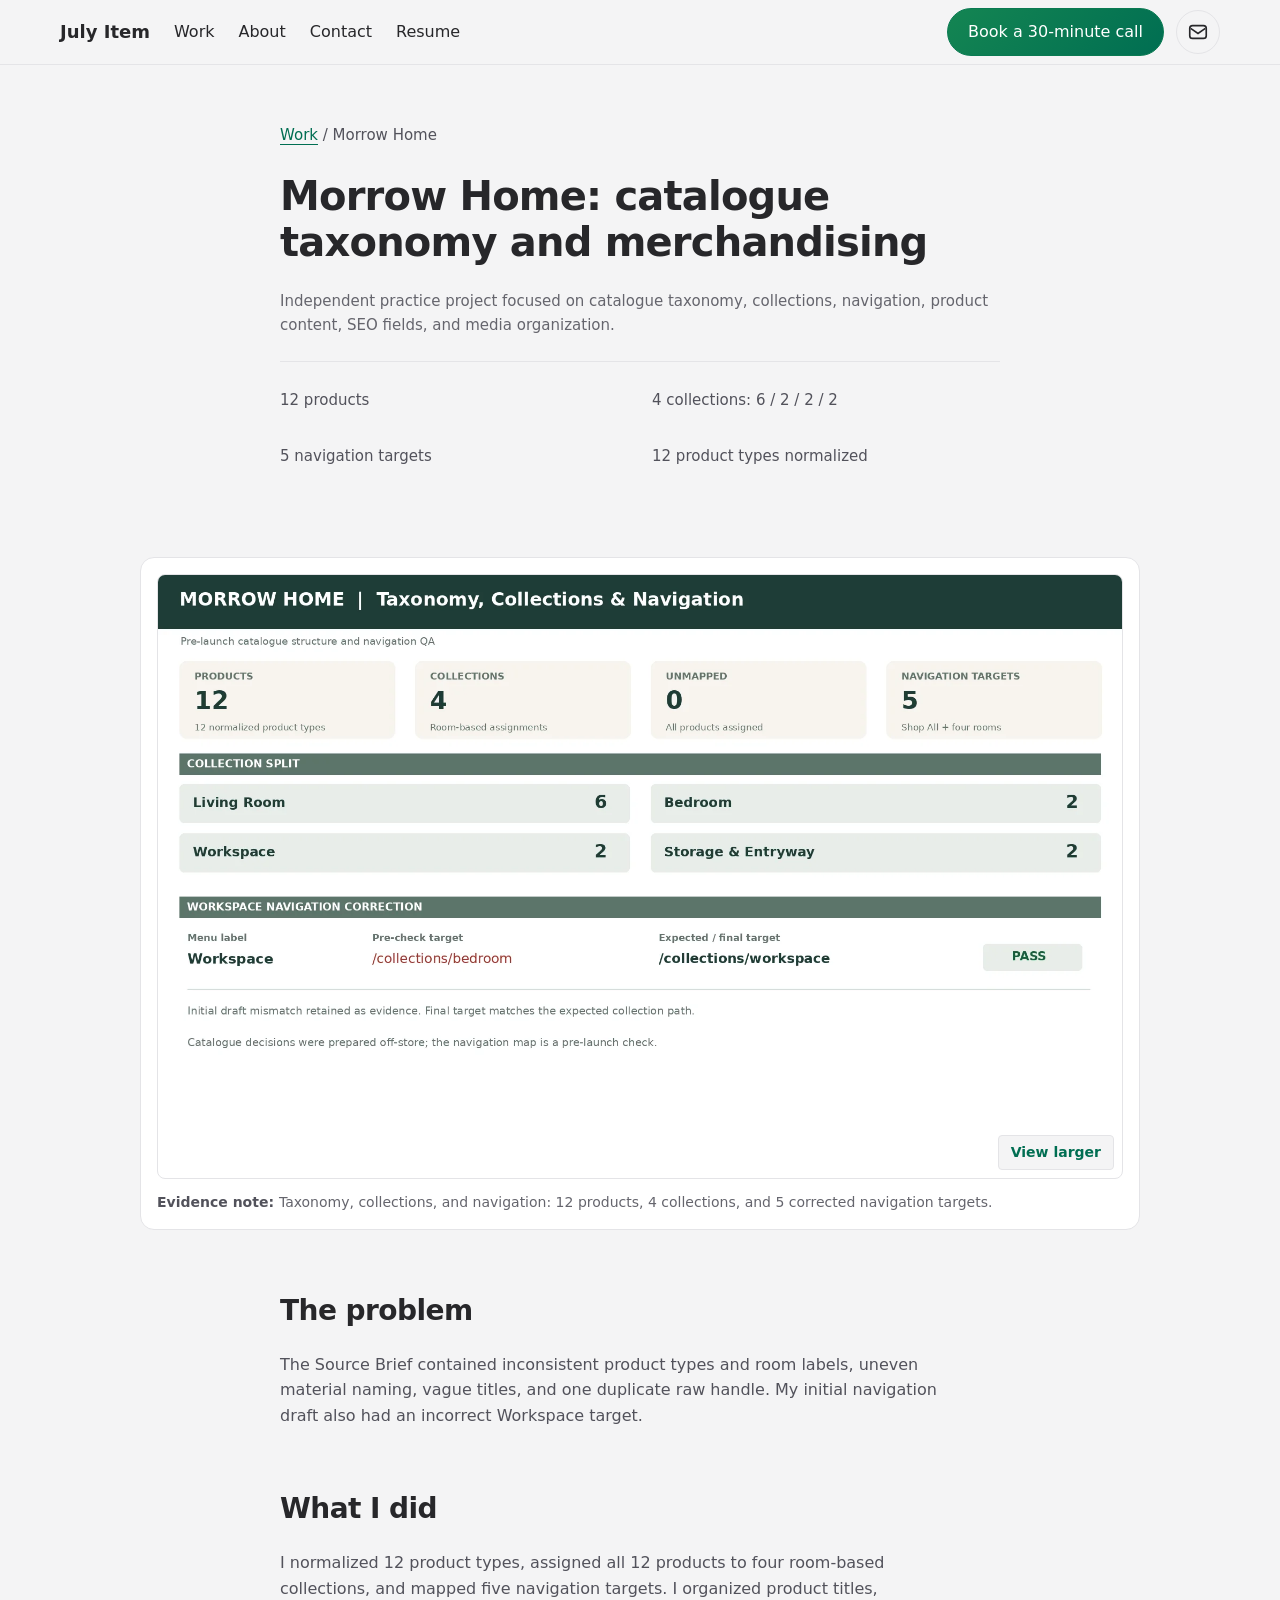
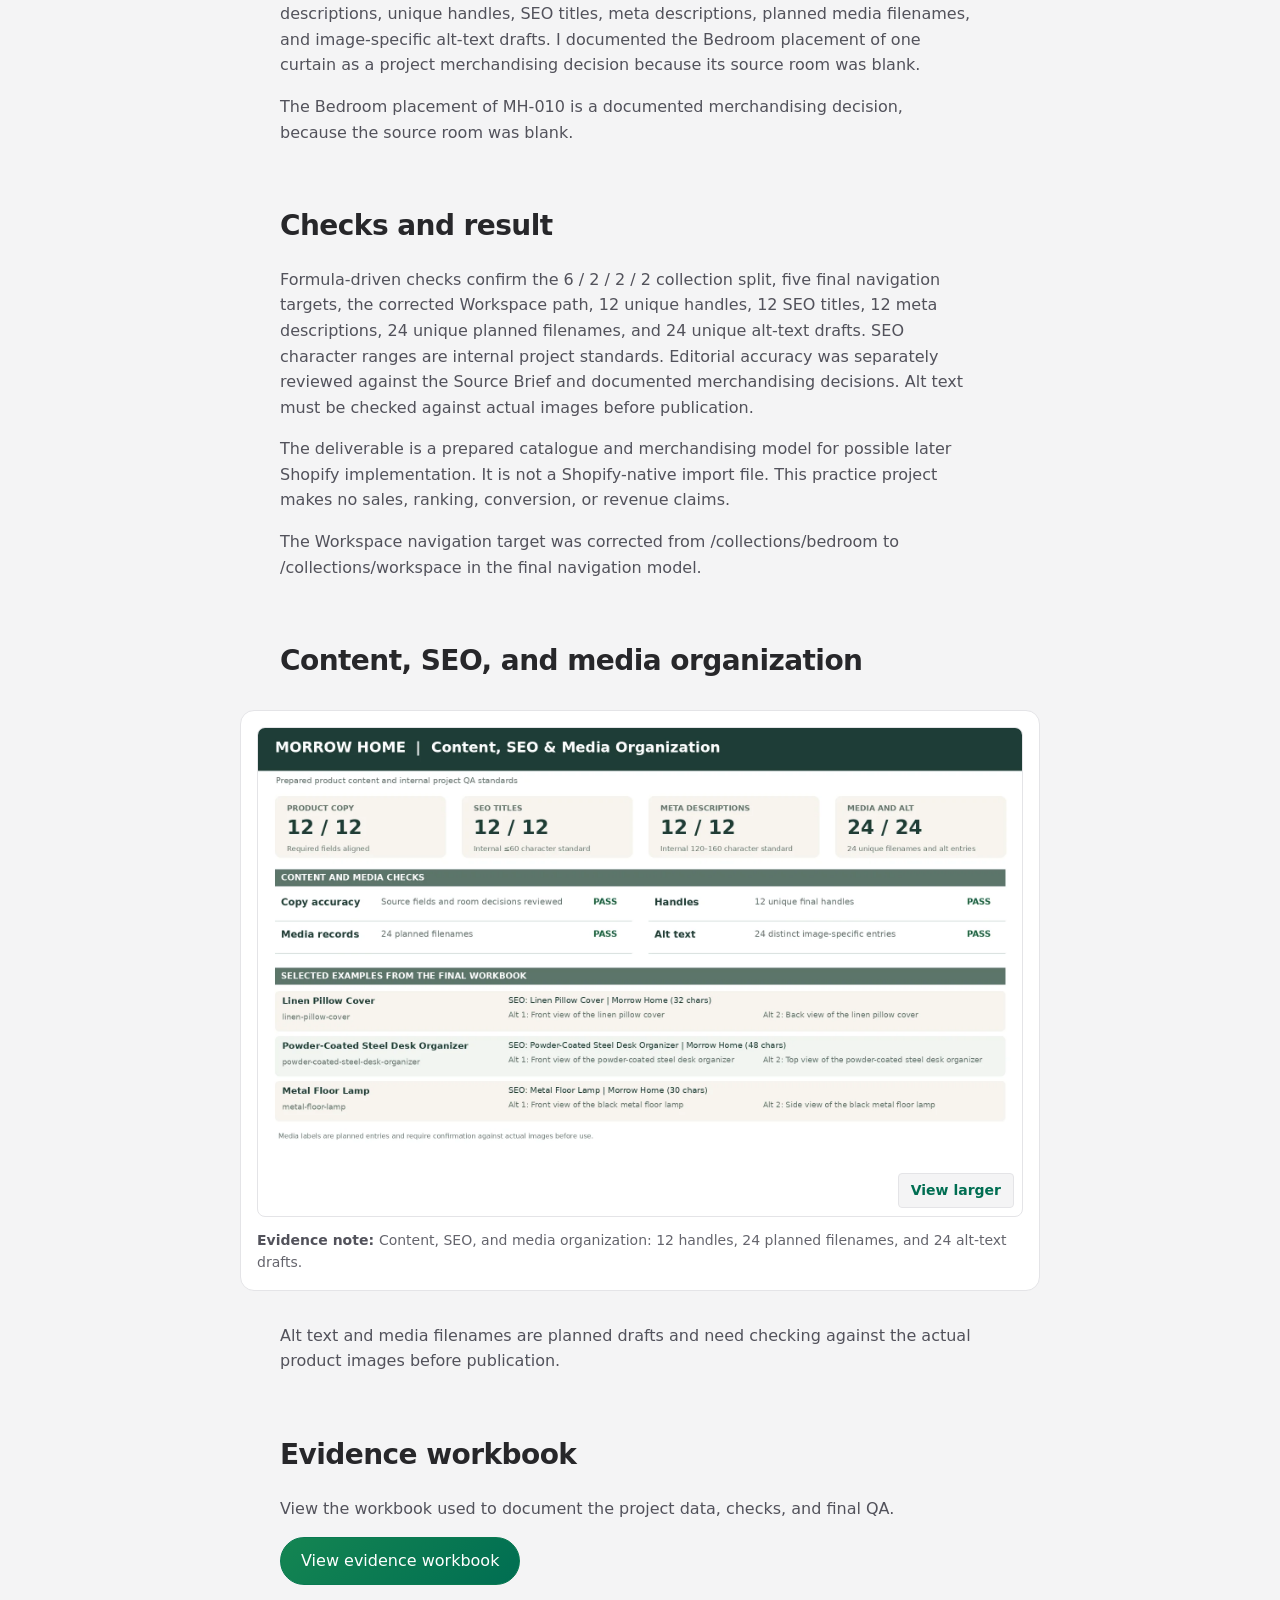
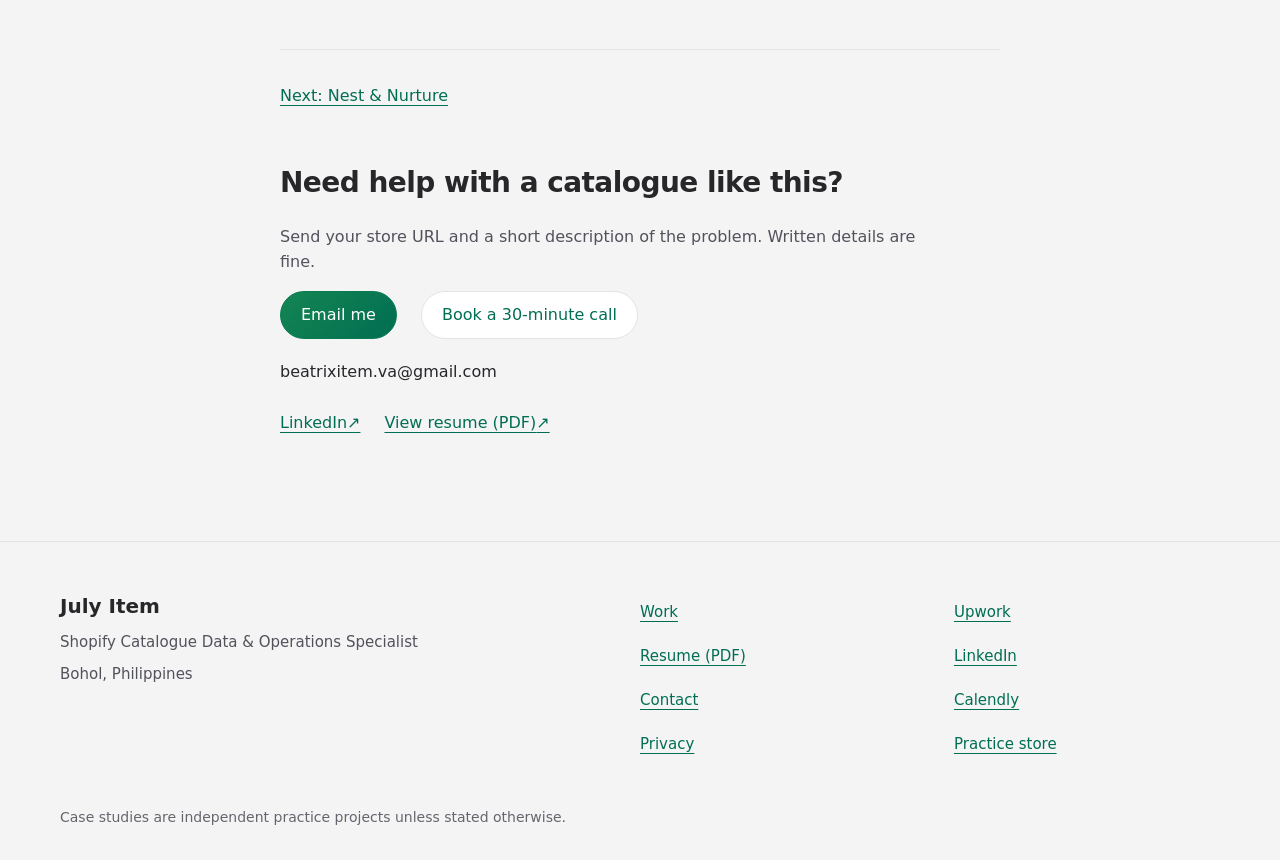
<file: case-studies/morrow-home.html>
<!DOCTYPE html>
<html lang="en"><head><meta charset="utf-8"/><meta content="width=device-width, initial-scale=1" name="viewport"/><title>Morrow Home: catalogue taxonomy and merchandising | July Item</title><meta content="Independent practice project focused on catalogue taxonomy, collections, navigation, product content, SEO fields, and media organization." name="description"/><meta content="Morrow Home: catalogue taxonomy and merchandising | July Item" property="og:title"/><meta content="Independent practice project focused on catalogue taxonomy, collections, navigation, product content, SEO fields, and media organization." property="og:description"/><meta content="#f4f4f5" name="theme-color"/><link href="../assets/images/july-item-profile-sm.webp" rel="icon" type="image/webp"/><link href="../assets/css/style.css" rel="stylesheet"/><link href="../assets/css/workbook-preview.css" rel="stylesheet"/><link rel="canonical" href="https://beatrixitem98-source.github.io/case-studies/morrow-home.html"/><meta property="og:url" content="https://beatrixitem98-source.github.io/case-studies/morrow-home.html"/></head><body><a class="skip" href="#main">Skip to content</a><header class="site-header"><div class="wrap bar"><a aria-label="July Item, home" class="logo" href="../index.html">July Item</a><nav aria-label="Main" class="desktop-nav"><a href="../index.html#work">Work</a><a href="../index.html#about">About</a><a href="../index.html#contact">Contact</a><a href="../assets/resume/July_Item_Shopify_Catalogue_Data_Operations_Specialist_Resume.pdf" rel="noopener" target="_blank">Resume<span class="vh"> (opens in a new tab)</span></a></nav><div class="header-actions"><a class="btn btn-call" href="https://calendly.com/beatrixitem-va/30min" rel="noopener" target="_blank">Book a 30-minute call<span class="vh"> (opens in a new tab)</span></a><a aria-label="Email July Item" class="btn-mail" href="mailto:beatrixitem.va@gmail.com?subject=Shopify%20catalogue%20project"><svg aria-hidden="true" fill="none" height="22" stroke="currentColor" stroke-width="1.8" viewbox="0 0 24 24" width="22"><rect height="14" rx="3" width="18" x="3" y="5"></rect><path d="m4 8 8 5.5L20 8"></path></svg></a><button aria-controls="drawer" aria-expanded="false" aria-label="Open menu" class="menu-btn" id="menu-btn" type="button"><svg aria-hidden="true" fill="none" height="22" stroke="currentColor" stroke-width="1.8" viewbox="0 0 24 24" width="22"><path d="M4 8h16M4 16h16"></path></svg></button></div></div><nav aria-label="Mobile" class="drawer wrap" hidden="" id="drawer"><a href="../index.html#work">Work</a><a href="../index.html#about">About</a><a href="../index.html#contact">Contact</a><a href="../assets/resume/July_Item_Shopify_Catalogue_Data_Operations_Specialist_Resume.pdf" rel="noopener" target="_blank">Resume<span class="vh"> (opens in a new tab)</span></a><a href="https://calendly.com/beatrixitem-va/30min" rel="noopener" target="_blank">Book a 30-minute call<span class="vh"> (opens in a new tab)</span></a></nav></header><main id="main" tabindex="-1"><div class="case-wrap"><header class="case-title"><p class="crumb"><a href="../index.html#work">Work</a> / Morrow Home</p><h1>Morrow Home: catalogue taxonomy and merchandising</h1><p class="scope">Independent practice project focused on catalogue taxonomy, collections, navigation, product content, SEO fields, and media organization.</p><ul class="facts-strip"><li>12 products</li><li>4 collections: 6 / 2 / 2 / 2</li><li>5 navigation targets</li><li>12 product types normalized</li></ul></header><figure class="evidence"><button aria-label="Open larger view: Taxonomy, collections, and navigation: 12 products, 4 collections, and 5 corrected navigation targets." class="proof-open" data-caption="Taxonomy, collections, and navigation: 12 products, 4 collections, and 5 corrected navigation targets." type="button"><img alt="Morrow Home taxonomy, collections, and navigation: 12 products, 4 collections, 5 navigation targets." height="1030" loading="lazy" src="../assets/images/proof/Morrow-Home_Public-Proof1_Taxonomy-Collections-and-Navigation_FINAL.webp" width="1800"/><span aria-hidden="true" class="proof-action">View larger</span></button><figcaption><strong class="caption-label">Evidence note: </strong>Taxonomy, collections, and navigation: 12 products, 4 collections, and 5 corrected navigation targets.</figcaption></figure><section class="case-section" id="problem"><h2>The problem</h2><p>The Source Brief contained inconsistent product types and room labels, uneven material naming, vague titles, and one duplicate raw handle. My initial navigation draft also had an incorrect Workspace target.</p></section><section class="case-section" id="work-done"><h2>What I did</h2><p>I normalized 12 product types, assigned all 12 products to four room-based collections, and mapped five navigation targets. I organized product titles, descriptions, unique handles, SEO titles, meta descriptions, planned media filenames, and image-specific alt-text drafts. I documented the Bedroom placement of one curtain as a project merchandising decision because its source room was blank.</p><p>The Bedroom placement of MH-010 is a documented merchandising decision, because the source room was blank.</p></section><section class="case-section" id="checks"><h2>Checks and result</h2><p>Formula-driven checks confirm the 6 / 2 / 2 / 2 collection split, five final navigation targets, the corrected Workspace path, 12 unique handles, 12 SEO titles, 12 meta descriptions, 24 unique planned filenames, and 24 unique alt-text drafts. SEO character ranges are internal project standards. Editorial accuracy was separately reviewed against the Source Brief and documented merchandising decisions. Alt text must be checked against actual images before publication.</p><p>The deliverable is a prepared catalogue and merchandising model for possible later Shopify implementation. It is not a Shopify-native import file. This practice project makes no sales, ranking, conversion, or revenue claims.</p><p>The Workspace navigation target was corrected from /collections/bedroom to /collections/workspace in the final navigation model.</p></section><section class="secondary-proof"><h2>Content, SEO, and media organization</h2><figure class="evidence"><button aria-label="Open larger view: Content, SEO, and media organization: 12 handles, 24 planned filenames, and 24 alt-text drafts." class="proof-open" data-caption="Content, SEO, and media organization: 12 handles, 24 planned filenames, and 24 alt-text drafts." type="button"><img alt="Morrow Home product copy, SEO fields, and media organization: 12 handles, 24 planned filenames, 24 alt text drafts." height="1030" loading="lazy" src="../assets/images/proof/Morrow-Home_Public-Proof2_Content-SEO-and-Media-Organization_FINAL.webp" width="1800"/><span aria-hidden="true" class="proof-action">View larger</span></button><figcaption><strong class="caption-label">Evidence note: </strong>Content, SEO, and media organization: 12 handles, 24 planned filenames, and 24 alt-text drafts.</figcaption></figure><p>Alt text and media filenames are planned drafts and need checking against the actual product images before publication.</p></section><section class="case-section" id="workbook"><h2>Evidence workbook</h2><p>View the workbook used to document the project data, checks, and final QA.</p><button aria-controls="workbook-dialog" aria-haspopup="dialog" class="btn primary workbook-open" type="button">View evidence workbook</button></section><p class="next-project"><a href="nest-and-nurture.html">Next: Nest &amp; Nurture</a></p><section class="contact-block"><h2>Need help with a catalogue like this?</h2><p>Send your store URL and a short description of the problem. Written details are fine.</p><div class="cta"><a class="btn primary" href="mailto:beatrixitem.va@gmail.com?subject=Shopify%20catalogue%20project">Email me</a><a class="btn secondary" href="https://calendly.com/beatrixitem-va/30min" rel="noopener" target="_blank">Book a 30-minute call<span class="vh"> (opens in a new tab)</span></a></div><p class="email-address">beatrixitem.va@gmail.com</p><div class="text-links"><a href="https://www.linkedin.com/in/july-item/" rel="noopener" target="_blank">LinkedIn<span aria-hidden="true" class="external-arrow"> ↗</span><span class="vh"> (opens in a new tab)</span></a><a href="../assets/resume/July_Item_Shopify_Catalogue_Data_Operations_Specialist_Resume.pdf" rel="noopener" target="_blank">View resume (PDF)<span class="vh"> (opens in a new tab)</span><span aria-hidden="true" class="external-arrow"> ↗</span></a></div></section></div></main><footer class="foot"><div class="wrap"><div class="footer-grid"><div><p class="nm">July Item</p><p>Shopify Catalogue Data &amp; Operations Specialist</p><p>Bohol, Philippines</p></div><nav aria-label="Footer"><a href="../index.html#work">Work</a><a href="../assets/resume/July_Item_Shopify_Catalogue_Data_Operations_Specialist_Resume.pdf" rel="noopener" target="_blank">Resume (PDF)<span class="vh"> (opens in a new tab)</span></a><a href="../index.html#contact">Contact</a><a href="../privacy.html">Privacy</a></nav><nav aria-label="Elsewhere"><a href="https://www.upwork.com/freelancers/~0124efc73db6275740" rel="noopener" target="_blank">Upwork<span class="vh"> (opens in a new tab)</span></a><a href="https://www.linkedin.com/in/july-item/" rel="noopener" target="_blank">LinkedIn<span class="vh"> (opens in a new tab)</span></a><a href="https://calendly.com/beatrixitem-va/30min" rel="noopener" target="_blank">Calendly<span class="vh"> (opens in a new tab)</span></a><a href="https://mynestnurture-store.myshopify.com/" rel="noopener" target="_blank">Practice store<span class="vh"> (opens in a new tab)</span></a></nav></div><p class="legal">Case studies are independent practice projects unless stated otherwise.</p></div></footer><dialog aria-labelledby="lightbox-title" id="lightbox"><div class="lightbox-bar"><p id="lightbox-title">Evidence</p><button aria-label="Close enlarged image" class="lightbox-close" type="button">Close</button></div><div aria-label="Enlarged evidence. Scroll horizontally to inspect wide images." class="lightbox-pan" tabindex="0"><img alt=""/></div><p class="lightbox-caption"></p></dialog><script defer="" src="../assets/js/main.js"></script><dialog aria-labelledby="workbook-title" class="workbook-dialog" data-initial-sheet="workbook-button-6" id="workbook-dialog"><div class="workbook-header"><div><h2 id="workbook-title">Morrow Home evidence workbook</h2><p class="workbook-filename">Morrow-Home_Public-Evidence-Workbook_FINAL.xlsx</p></div><button aria-label="Close evidence workbook" class="workbook-close" type="button">Close</button></div><div aria-label="Worksheets" class="workbook-sheets" role="group"><button aria-controls="workbook-sheet-0" aria-pressed="false" class="workbook-sheet-button" id="workbook-button-0" type="button"><span aria-hidden="true" class="workbook-selected-indicator">✓ </span><span class="workbook-sheet-name">Source Brief</span></button><button aria-controls="workbook-sheet-1" aria-pressed="false" class="workbook-sheet-button" id="workbook-button-1" type="button"><span aria-hidden="true" class="workbook-selected-indicator">✓ </span><span class="workbook-sheet-name">Taxonomy Map</span></button><button aria-controls="workbook-sheet-2" aria-pressed="false" class="workbook-sheet-button" id="workbook-button-2" type="button"><span aria-hidden="true" class="workbook-selected-indicator">✓ </span><span class="workbook-sheet-name">Collection Map</span></button><button aria-controls="workbook-sheet-3" aria-pressed="false" class="workbook-sheet-button" id="workbook-button-3" type="button"><span aria-hidden="true" class="workbook-selected-indicator">✓ </span><span class="workbook-sheet-name">Navigation Map</span></button><button aria-controls="workbook-sheet-4" aria-pressed="false" class="workbook-sheet-button" id="workbook-button-4" type="button"><span aria-hidden="true" class="workbook-selected-indicator">✓ </span><span class="workbook-sheet-name">Product Copy</span></button><button aria-controls="workbook-sheet-5" aria-pressed="false" class="workbook-sheet-button" id="workbook-button-5" type="button"><span aria-hidden="true" class="workbook-selected-indicator">✓ </span><span class="workbook-sheet-name">SEO &amp; Media</span></button><button aria-controls="workbook-sheet-6" aria-pressed="true" class="workbook-sheet-button" id="workbook-button-6" type="button"><span aria-hidden="true" class="workbook-selected-indicator">✓ </span><span class="workbook-sheet-name">Catalogue QA</span></button><button aria-controls="workbook-sheet-7" aria-pressed="false" class="workbook-sheet-button" id="workbook-button-7" type="button"><span aria-hidden="true" class="workbook-selected-indicator">✓ </span><span class="workbook-sheet-name">Final Catalogue Data</span></button></div><p class="workbook-scroll-cue">Swipe or scroll sideways to view more columns.</p><section aria-labelledby="workbook-button-0" class="workbook-panel" hidden="" id="workbook-sheet-0"><div aria-label="Source Brief table. Scroll horizontally and vertically to inspect cells." class="workbook-scroll" role="region" tabindex="0"><table class="workbook-table"><caption class="vh">Source Brief worksheet from Morrow Home evidence workbook</caption><thead><tr><th class="workbook-row-number" scope="row">1</th><th data-cell="A1" scope="col">ID</th><th data-cell="B1" scope="col">Source Title</th><th data-cell="C1" scope="col">Source Type</th><th data-cell="D1" scope="col">Source Room</th><th data-cell="E1" scope="col">Source Material</th><th data-cell="F1" scope="col">Raw Handle</th><th data-cell="G1" scope="col">Price</th><th data-cell="H1" scope="col">Observed Source Issue</th></tr></thead><tbody><tr><th class="workbook-row-number" scope="row">2</th><td data-cell="A2">MH-001</td><td data-cell="B2">Arc lamp</td><td data-cell="C2">Lighting</td><td data-cell="D2">living</td><td data-cell="E2">metal</td><td data-cell="F2">arc-lamp</td><td data-cell="G2">79</td><td data-cell="H2">Title needs normalization; Product type inconsistent; Room label inconsistent or missing; Material naming inconsistent; Handle needs cleanup</td></tr><tr><th class="workbook-row-number" scope="row">3</th><td data-cell="A3">MH-002</td><td data-cell="B3">Linen Pillow Cover</td><td data-cell="C3">Pillow</td><td data-cell="D3">Living Room</td><td data-cell="E3">linen</td><td data-cell="F3">linen-home</td><td data-cell="G3">34</td><td data-cell="H3">Duplicate source handle (linen-home); Title needs normalization; Product type inconsistent; Material naming inconsistent; Handle needs cleanup</td></tr><tr><th class="workbook-row-number" scope="row">4</th><td data-cell="A4">MH-003</td><td data-cell="B4">Oak shelf 60</td><td data-cell="C4">Shelves</td><td data-cell="D4">office</td><td data-cell="E4">Oak</td><td data-cell="F4">oak-shelf-60</td><td data-cell="G4">58</td><td data-cell="H4">Title needs normalization; Product type inconsistent; Room label inconsistent or missing; Handle needs cleanup</td></tr><tr><th class="workbook-row-number" scope="row">5</th><td data-cell="A5">MH-004</td><td data-cell="B5">Storage Basket Large</td><td data-cell="C5">Basket / bins</td><td data-cell="D5">Entry</td><td data-cell="E5">Seagrass</td><td data-cell="F5">storage-basket-large</td><td data-cell="G5">42</td><td data-cell="H5">Title needs normalization; Product type inconsistent; Room label inconsistent or missing; Handle needs cleanup</td></tr><tr><th class="workbook-row-number" scope="row">6</th><td data-cell="A6">MH-005</td><td data-cell="B6">Cotton Throw</td><td data-cell="C6">Blanket</td><td data-cell="D6">living</td><td data-cell="E6">Cotton</td><td data-cell="F6">cotton-throw</td><td data-cell="G6">64</td><td data-cell="H6">Title needs normalization; Product type inconsistent; Room label inconsistent or missing; Handle needs cleanup</td></tr><tr><th class="workbook-row-number" scope="row">7</th><td data-cell="A7">MH-006</td><td data-cell="B7">Ceramic Vase Tall</td><td data-cell="C7">Decor</td><td data-cell="D7">Living Room</td><td data-cell="E7">Ceramic</td><td data-cell="F7">ceramic-vase-tall</td><td data-cell="G7">46</td><td data-cell="H7">Title needs normalization; Product type inconsistent; Handle needs cleanup</td></tr><tr><th class="workbook-row-number" scope="row">8</th><td data-cell="A8">MH-007</td><td data-cell="B8">Bed tray</td><td data-cell="C8">Tray</td><td data-cell="D8">bed room</td><td data-cell="E8">wood</td><td data-cell="F8">bedside-tray</td><td data-cell="G8">29</td><td data-cell="H8">Title needs normalization; Product type inconsistent; Room label inconsistent or missing; Material naming inconsistent; Handle needs cleanup</td></tr><tr><th class="workbook-row-number" scope="row">9</th><td data-cell="A9">MH-008</td><td data-cell="B9">Desktop Organizer</td><td data-cell="C9">Desk Storage</td><td data-cell="D9">Workspace</td><td data-cell="E9">Powder coated steel</td><td data-cell="F9">desk-organizer</td><td data-cell="G9">39</td><td data-cell="H9">Title needs normalization; Product type inconsistent; Material naming inconsistent</td></tr><tr><th class="workbook-row-number" scope="row">10</th><td data-cell="A10">MH-009</td><td data-cell="B10">Wool Rug Neutral 160x230</td><td data-cell="C10">Rug</td><td data-cell="D10">Living Room</td><td data-cell="E10">Wool blend</td><td data-cell="F10">linen-home</td><td data-cell="G10">189</td><td data-cell="H10">Duplicate source handle (linen-home); Title needs normalization; Product type inconsistent; Material naming inconsistent; Handle needs cleanup</td></tr><tr><th class="workbook-row-number" scope="row">11</th><td data-cell="A11">MH-010</td><td data-cell="B11">Linen Curtain 220</td><td data-cell="C11">Window</td><td data-cell="D11"></td><td data-cell="E11">Linen</td><td data-cell="F11">linen-curtain-220</td><td data-cell="G11">72</td><td data-cell="H11">Title needs normalization; Product type inconsistent; Room label inconsistent or missing; Handle needs cleanup</td></tr><tr><th class="workbook-row-number" scope="row">12</th><td data-cell="A12">MH-011</td><td data-cell="B12">Floor Lamp Black</td><td data-cell="C12">Floor Lighting</td><td data-cell="D12">Living Room</td><td data-cell="E12">metal</td><td data-cell="F12">floor-lamp-black</td><td data-cell="G12">129</td><td data-cell="H12">Title needs normalization; Product type inconsistent; Material naming inconsistent; Handle needs cleanup</td></tr><tr><th class="workbook-row-number" scope="row">13</th><td data-cell="A13">MH-012</td><td data-cell="B13">Hook Rack 5</td><td data-cell="C13">Hooks</td><td data-cell="D13">Entryway</td><td data-cell="E13">Oak / metal</td><td data-cell="F13">hook-rack-5</td><td data-cell="G13">52</td><td data-cell="H13">Title needs normalization; Product type inconsistent; Room label inconsistent or missing; Material naming inconsistent; Handle needs cleanup</td></tr><tr><th class="workbook-row-number" scope="row">14</th><td data-cell="A14"></td><td data-cell="B14"></td><td data-cell="C14"></td><td data-cell="D14"></td><td data-cell="E14"></td><td data-cell="F14"></td><td data-cell="G14"></td><td data-cell="H14"></td></tr><tr><th class="workbook-row-number" scope="row">15</th><td data-cell="A15"></td><td data-cell="B15"></td><td data-cell="C15"></td><td data-cell="D15"></td><td data-cell="E15"></td><td data-cell="F15"></td><td data-cell="G15"></td><td data-cell="H15"></td></tr></tbody></table></div></section><section aria-labelledby="workbook-button-1" class="workbook-panel" hidden="" id="workbook-sheet-1"><div aria-label="Taxonomy Map table. Scroll horizontally and vertically to inspect cells." class="workbook-scroll" role="region" tabindex="0"><table class="workbook-table"><caption class="vh">Taxonomy Map worksheet from Morrow Home evidence workbook</caption><thead><tr><th class="workbook-row-number" scope="row">1</th><th data-cell="A1" scope="col">ID</th><th data-cell="B1" scope="col">Clean Title</th><th data-cell="C1" scope="col">Source Type</th><th data-cell="D1" scope="col">Product Type</th><th data-cell="E1" scope="col">Source Room</th><th data-cell="F1" scope="col">Primary Room</th><th data-cell="G1" scope="col">Source Material</th><th data-cell="H1" scope="col">Brief Attributes (source title)</th><th data-cell="I1" scope="col">Room Basis</th><th data-cell="J1" scope="col">Taxonomy QA</th></tr></thead><tbody><tr><th class="workbook-row-number" scope="row">2</th><td data-cell="A2">MH-001</td><td data-cell="B2">Arc Lamp</td><td data-cell="C2">Lighting</td><td data-cell="D2">Lamp</td><td data-cell="E2">living</td><td data-cell="F2">Living Room</td><td data-cell="G2">metal</td><td data-cell="H2">Arc</td><td data-cell="I2">Normalized from Source Room</td><td data-cell="J2">PASS</td></tr><tr><th class="workbook-row-number" scope="row">3</th><td data-cell="A3">MH-002</td><td data-cell="B3">Linen Pillow Cover</td><td data-cell="C3">Pillow</td><td data-cell="D3">Pillow Cover</td><td data-cell="E3">Living Room</td><td data-cell="F3">Living Room</td><td data-cell="G3">linen</td><td data-cell="H3"></td><td data-cell="I3">Normalized from Source Room</td><td data-cell="J3">PASS</td></tr><tr><th class="workbook-row-number" scope="row">4</th><td data-cell="A4">MH-003</td><td data-cell="B4">Oak Shelf, 60</td><td data-cell="C4">Shelves</td><td data-cell="D4">Shelf</td><td data-cell="E4">office</td><td data-cell="F4">Workspace</td><td data-cell="G4">Oak</td><td data-cell="H4">60 (unit unspecified)</td><td data-cell="I4">Normalized from Source Room</td><td data-cell="J4">PASS</td></tr><tr><th class="workbook-row-number" scope="row">5</th><td data-cell="A5">MH-004</td><td data-cell="B5">Large Seagrass Storage Basket</td><td data-cell="C5">Basket / bins</td><td data-cell="D5">Storage Basket</td><td data-cell="E5">Entry</td><td data-cell="F5">Storage &amp; Entryway</td><td data-cell="G5">Seagrass</td><td data-cell="H5">Large</td><td data-cell="I5">Normalized from Source Room</td><td data-cell="J5">PASS</td></tr><tr><th class="workbook-row-number" scope="row">6</th><td data-cell="A6">MH-005</td><td data-cell="B6">Cotton Throw Blanket</td><td data-cell="C6">Blanket</td><td data-cell="D6">Throw Blanket</td><td data-cell="E6">living</td><td data-cell="F6">Living Room</td><td data-cell="G6">Cotton</td><td data-cell="H6"></td><td data-cell="I6">Normalized from Source Room</td><td data-cell="J6">PASS</td></tr><tr><th class="workbook-row-number" scope="row">7</th><td data-cell="A7">MH-006</td><td data-cell="B7">Tall Ceramic Vase</td><td data-cell="C7">Decor</td><td data-cell="D7">Vase</td><td data-cell="E7">Living Room</td><td data-cell="F7">Living Room</td><td data-cell="G7">Ceramic</td><td data-cell="H7">Tall</td><td data-cell="I7">Normalized from Source Room</td><td data-cell="J7">PASS</td></tr><tr><th class="workbook-row-number" scope="row">8</th><td data-cell="A8">MH-007</td><td data-cell="B8">Wood Bedside Tray</td><td data-cell="C8">Tray</td><td data-cell="D8">Tray</td><td data-cell="E8">bed room</td><td data-cell="F8">Bedroom</td><td data-cell="G8">wood</td><td data-cell="H8">Bedside (raw handle)</td><td data-cell="I8">Normalized from Source Room</td><td data-cell="J8">PASS</td></tr><tr><th class="workbook-row-number" scope="row">9</th><td data-cell="A9">MH-008</td><td data-cell="B9">Powder-Coated Steel Desk Organizer</td><td data-cell="C9">Desk Storage</td><td data-cell="D9">Desk Organizer</td><td data-cell="E9">Workspace</td><td data-cell="F9">Workspace</td><td data-cell="G9">Powder coated steel</td><td data-cell="H9"></td><td data-cell="I9">Normalized from Source Room</td><td data-cell="J9">PASS</td></tr><tr><th class="workbook-row-number" scope="row">10</th><td data-cell="A10">MH-009</td><td data-cell="B10">Wool-Blend Rug, 160 × 230</td><td data-cell="C10">Rug</td><td data-cell="D10">Area Rug</td><td data-cell="E10">Living Room</td><td data-cell="F10">Living Room</td><td data-cell="G10">Wool blend</td><td data-cell="H10">Neutral; 160 × 230 (unit unspecified)</td><td data-cell="I10">Normalized from Source Room</td><td data-cell="J10">PASS</td></tr><tr><th class="workbook-row-number" scope="row">11</th><td data-cell="A11">MH-010</td><td data-cell="B11">Linen Curtain, 220</td><td data-cell="C11">Window</td><td data-cell="D11">Curtain</td><td data-cell="E11"></td><td data-cell="F11">Bedroom</td><td data-cell="G11">Linen</td><td data-cell="H11">220 (unit unspecified)</td><td data-cell="I11">Project merchandising decision: assigned to Bedroom</td><td data-cell="J11">PASS</td></tr><tr><th class="workbook-row-number" scope="row">12</th><td data-cell="A12">MH-011</td><td data-cell="B12">Metal Floor Lamp</td><td data-cell="C12">Floor Lighting</td><td data-cell="D12">Floor Lamp</td><td data-cell="E12">Living Room</td><td data-cell="F12">Living Room</td><td data-cell="G12">metal</td><td data-cell="H12">Black</td><td data-cell="I12">Normalized from Source Room</td><td data-cell="J12">PASS</td></tr><tr><th class="workbook-row-number" scope="row">13</th><td data-cell="A13">MH-012</td><td data-cell="B13">Oak and Metal Hook Rack, 5</td><td data-cell="C13">Hooks</td><td data-cell="D13">Hook Rack</td><td data-cell="E13">Entryway</td><td data-cell="F13">Storage &amp; Entryway</td><td data-cell="G13">Oak / metal</td><td data-cell="H13">5 (meaning unspecified)</td><td data-cell="I13">Normalized from Source Room</td><td data-cell="J13">PASS</td></tr><tr><th class="workbook-row-number" scope="row">14</th><td data-cell="A14"></td><td data-cell="B14"></td><td data-cell="C14"></td><td data-cell="D14"></td><td data-cell="E14"></td><td data-cell="F14"></td><td data-cell="G14"></td><td data-cell="H14"></td><td data-cell="I14"></td><td data-cell="J14"></td></tr><tr><th class="workbook-row-number" scope="row">15</th><td data-cell="A15"></td><td data-cell="B15"></td><td data-cell="C15"></td><td data-cell="D15"></td><td data-cell="E15"></td><td data-cell="F15"></td><td data-cell="G15"></td><td data-cell="H15"></td><td data-cell="I15"></td><td data-cell="J15"></td></tr></tbody></table></div></section><section aria-labelledby="workbook-button-2" class="workbook-panel" hidden="" id="workbook-sheet-2"><div aria-label="Collection Map table. Scroll horizontally and vertically to inspect cells." class="workbook-scroll" role="region" tabindex="0"><table class="workbook-table"><caption class="vh">Collection Map worksheet from Morrow Home evidence workbook</caption><thead><tr><th class="workbook-row-number" scope="row">1</th><th data-cell="A1" scope="col">Collection</th><th data-cell="B1" scope="col">Rule / Intent</th><th data-cell="C1" scope="col">Assigned Products</th><th data-cell="D1" scope="col">Count</th><th data-cell="E1" scope="col">Expected Count</th><th data-cell="F1" scope="col">QA</th></tr></thead><tbody><tr><th class="workbook-row-number" scope="row">2</th><td data-cell="A2">Living Room</td><td data-cell="B2">Primary Room = Living Room</td><td data-cell="C2">Arc Lamp; Linen Pillow Cover; Cotton Throw Blanket; Tall Ceramic Vase; Wool-Blend Rug, 160 × 230; Metal Floor Lamp</td><td data-cell="D2">6</td><td data-cell="E2">6</td><td data-cell="F2">PASS</td></tr><tr><th class="workbook-row-number" scope="row">3</th><td data-cell="A3">Bedroom</td><td data-cell="B3">Primary Room = Bedroom</td><td data-cell="C3">Wood Bedside Tray; Linen Curtain, 220</td><td data-cell="D3">2</td><td data-cell="E3">2</td><td data-cell="F3">PASS</td></tr><tr><th class="workbook-row-number" scope="row">4</th><td data-cell="A4">Workspace</td><td data-cell="B4">Primary Room = Workspace</td><td data-cell="C4">Oak Shelf, 60; Powder-Coated Steel Desk Organizer</td><td data-cell="D4">2</td><td data-cell="E4">2</td><td data-cell="F4">PASS</td></tr><tr><th class="workbook-row-number" scope="row">5</th><td data-cell="A5">Storage &amp; Entryway</td><td data-cell="B5">Primary Room = Storage &amp; Entryway</td><td data-cell="C5">Large Seagrass Storage Basket; Oak and Metal Hook Rack, 5</td><td data-cell="D5">2</td><td data-cell="E5">2</td><td data-cell="F5">PASS</td></tr><tr><th class="workbook-row-number" scope="row">6</th><td data-cell="A6"></td><td data-cell="B6"></td><td data-cell="C6"></td><td data-cell="D6"></td><td data-cell="E6"></td><td data-cell="F6"></td></tr><tr><th class="workbook-row-number" scope="row">7</th><td data-cell="A7"></td><td data-cell="B7"></td><td data-cell="C7"></td><td data-cell="D7"></td><td data-cell="E7"></td><td data-cell="F7"></td></tr><tr><th class="workbook-row-number" scope="row">8</th><td data-cell="A8"></td><td data-cell="B8"></td><td data-cell="C8"></td><td data-cell="D8"></td><td data-cell="E8"></td><td data-cell="F8"></td></tr><tr><th class="workbook-row-number" scope="row">9</th><td data-cell="A9"></td><td data-cell="B9"></td><td data-cell="C9"></td><td data-cell="D9"></td><td data-cell="E9"></td><td data-cell="F9"></td></tr><tr><th class="workbook-row-number" scope="row">10</th><td data-cell="A10"></td><td data-cell="B10"></td><td data-cell="C10"></td><td data-cell="D10"></td><td data-cell="E10"></td><td data-cell="F10"></td></tr><tr><th class="workbook-row-number" scope="row">11</th><td data-cell="A11"></td><td data-cell="B11"></td><td data-cell="C11"></td><td data-cell="D11"></td><td data-cell="E11"></td><td data-cell="F11"></td></tr><tr><th class="workbook-row-number" scope="row">12</th><td data-cell="A12"></td><td data-cell="B12"></td><td data-cell="C12"></td><td data-cell="D12"></td><td data-cell="E12"></td><td data-cell="F12"></td></tr><tr><th class="workbook-row-number" scope="row">13</th><td data-cell="A13"></td><td data-cell="B13"></td><td data-cell="C13"></td><td data-cell="D13"></td><td data-cell="E13"></td><td data-cell="F13"></td></tr><tr><th class="workbook-row-number" scope="row">14</th><td data-cell="A14"></td><td data-cell="B14"></td><td data-cell="C14"></td><td data-cell="D14"></td><td data-cell="E14"></td><td data-cell="F14"></td></tr><tr><th class="workbook-row-number" scope="row">15</th><td data-cell="A15"></td><td data-cell="B15"></td><td data-cell="C15"></td><td data-cell="D15"></td><td data-cell="E15"></td><td data-cell="F15"></td></tr></tbody></table></div></section><section aria-labelledby="workbook-button-3" class="workbook-panel" hidden="" id="workbook-sheet-3"><div aria-label="Navigation Map table. Scroll horizontally and vertically to inspect cells." class="workbook-scroll" role="region" tabindex="0"><table class="workbook-table"><caption class="vh">Navigation Map worksheet from Morrow Home evidence workbook</caption><thead><tr><th class="workbook-row-number" scope="row">1</th><th data-cell="A1" scope="col">Level</th><th data-cell="B1" scope="col">Menu Label</th><th data-cell="C1" scope="col">Pre-Check Target</th><th data-cell="D1" scope="col">Expected Target</th><th data-cell="E1" scope="col">Final Target</th><th data-cell="F1" scope="col">Purpose</th><th data-cell="G1" scope="col">Pre-Check</th><th data-cell="H1" scope="col">Final Check</th></tr></thead><tbody><tr><th class="workbook-row-number" scope="row">2</th><td data-cell="A2">Primary</td><td data-cell="B2">Shop All</td><td data-cell="C2">/collections/all</td><td data-cell="D2">/collections/all</td><td data-cell="E2">/collections/all</td><td data-cell="F2">Full catalogue entry point</td><td data-cell="G2">PASS</td><td data-cell="H2">PASS</td></tr><tr><th class="workbook-row-number" scope="row">3</th><td data-cell="A3">Primary</td><td data-cell="B3">Living Room</td><td data-cell="C3">/collections/living-room</td><td data-cell="D3">/collections/living-room</td><td data-cell="E3">/collections/living-room</td><td data-cell="F3">Room-based discovery</td><td data-cell="G3">PASS</td><td data-cell="H3">PASS</td></tr><tr><th class="workbook-row-number" scope="row">4</th><td data-cell="A4">Primary</td><td data-cell="B4">Bedroom</td><td data-cell="C4">/collections/bedroom</td><td data-cell="D4">/collections/bedroom</td><td data-cell="E4">/collections/bedroom</td><td data-cell="F4">Room-based discovery</td><td data-cell="G4">PASS</td><td data-cell="H4">PASS</td></tr><tr><th class="workbook-row-number" scope="row">5</th><td data-cell="A5">Primary</td><td data-cell="B5">Workspace</td><td data-cell="C5">/collections/bedroom</td><td data-cell="D5">/collections/workspace</td><td data-cell="E5">/collections/workspace</td><td data-cell="F5">Room-based discovery</td><td data-cell="G5">MISMATCH</td><td data-cell="H5">PASS</td></tr><tr><th class="workbook-row-number" scope="row">6</th><td data-cell="A6">Primary</td><td data-cell="B6">Storage &amp; Entryway</td><td data-cell="C6">/collections/storage-entryway</td><td data-cell="D6">/collections/storage-entryway</td><td data-cell="E6">/collections/storage-entryway</td><td data-cell="F6">Room-based discovery</td><td data-cell="G6">PASS</td><td data-cell="H6">PASS</td></tr><tr><th class="workbook-row-number" scope="row">7</th><td data-cell="A7"></td><td data-cell="B7"></td><td data-cell="C7"></td><td data-cell="D7"></td><td data-cell="E7"></td><td data-cell="F7"></td><td data-cell="G7"></td><td data-cell="H7"></td></tr><tr><th class="workbook-row-number" scope="row">8</th><td data-cell="A8"></td><td data-cell="B8"></td><td data-cell="C8"></td><td data-cell="D8"></td><td data-cell="E8"></td><td data-cell="F8"></td><td data-cell="G8"></td><td data-cell="H8"></td></tr><tr><th class="workbook-row-number" scope="row">9</th><td data-cell="A9"></td><td data-cell="B9"></td><td data-cell="C9"></td><td data-cell="D9"></td><td data-cell="E9"></td><td data-cell="F9"></td><td data-cell="G9"></td><td data-cell="H9"></td></tr><tr><th class="workbook-row-number" scope="row">10</th><td data-cell="A10"></td><td data-cell="B10"></td><td data-cell="C10"></td><td data-cell="D10"></td><td data-cell="E10"></td><td data-cell="F10"></td><td data-cell="G10"></td><td data-cell="H10"></td></tr><tr><th class="workbook-row-number" scope="row">11</th><td data-cell="A11"></td><td data-cell="B11"></td><td data-cell="C11"></td><td data-cell="D11"></td><td data-cell="E11"></td><td data-cell="F11"></td><td data-cell="G11"></td><td data-cell="H11"></td></tr><tr><th class="workbook-row-number" scope="row">12</th><td data-cell="A12"></td><td data-cell="B12"></td><td data-cell="C12"></td><td data-cell="D12"></td><td data-cell="E12"></td><td data-cell="F12"></td><td data-cell="G12"></td><td data-cell="H12"></td></tr><tr><th class="workbook-row-number" scope="row">13</th><td data-cell="A13"></td><td data-cell="B13"></td><td data-cell="C13"></td><td data-cell="D13"></td><td data-cell="E13"></td><td data-cell="F13"></td><td data-cell="G13"></td><td data-cell="H13"></td></tr><tr><th class="workbook-row-number" scope="row">14</th><td data-cell="A14"></td><td data-cell="B14"></td><td data-cell="C14"></td><td data-cell="D14"></td><td data-cell="E14"></td><td data-cell="F14"></td><td data-cell="G14"></td><td data-cell="H14"></td></tr><tr><th class="workbook-row-number" scope="row">15</th><td data-cell="A15"></td><td data-cell="B15"></td><td data-cell="C15"></td><td data-cell="D15"></td><td data-cell="E15"></td><td data-cell="F15"></td><td data-cell="G15"></td><td data-cell="H15"></td></tr></tbody></table></div></section><section aria-labelledby="workbook-button-4" class="workbook-panel" hidden="" id="workbook-sheet-4"><div aria-label="Product Copy table. Scroll horizontally and vertically to inspect cells." class="workbook-scroll" role="region" tabindex="0"><table class="workbook-table"><caption class="vh">Product Copy worksheet from Morrow Home evidence workbook</caption><thead><tr><th class="workbook-row-number" scope="row">1</th><th data-cell="A1" scope="col">ID</th><th data-cell="B1" scope="col">Final Product Title</th><th data-cell="C1" scope="col">Short Product Description</th><th data-cell="D1" scope="col">Product Type</th><th data-cell="E1" scope="col">Primary Collection</th><th data-cell="F1" scope="col">Copy QA</th></tr></thead><tbody><tr><th class="workbook-row-number" scope="row">2</th><td data-cell="A2">MH-001</td><td data-cell="B2">Arc Lamp</td><td data-cell="C2">A metal arc lamp for the Living Room collection.</td><td data-cell="D2">Lamp</td><td data-cell="E2">Living Room</td><td data-cell="F2">PASS</td></tr><tr><th class="workbook-row-number" scope="row">3</th><td data-cell="A3">MH-002</td><td data-cell="B3">Linen Pillow Cover</td><td data-cell="C3">A linen pillow cover for the Living Room collection.</td><td data-cell="D3">Pillow Cover</td><td data-cell="E3">Living Room</td><td data-cell="F3">PASS</td></tr><tr><th class="workbook-row-number" scope="row">4</th><td data-cell="A4">MH-003</td><td data-cell="B4">Oak Shelf, 60</td><td data-cell="C4">An oak shelf assigned to the Workspace collection.</td><td data-cell="D4">Shelf</td><td data-cell="E4">Workspace</td><td data-cell="F4">PASS</td></tr><tr><th class="workbook-row-number" scope="row">5</th><td data-cell="A5">MH-004</td><td data-cell="B5">Large Seagrass Storage Basket</td><td data-cell="C5">A large seagrass storage basket for the Storage &amp; Entryway collection.</td><td data-cell="D5">Storage Basket</td><td data-cell="E5">Storage &amp; Entryway</td><td data-cell="F5">PASS</td></tr><tr><th class="workbook-row-number" scope="row">6</th><td data-cell="A6">MH-005</td><td data-cell="B6">Cotton Throw Blanket</td><td data-cell="C6">A cotton throw blanket for the Living Room collection.</td><td data-cell="D6">Throw Blanket</td><td data-cell="E6">Living Room</td><td data-cell="F6">PASS</td></tr><tr><th class="workbook-row-number" scope="row">7</th><td data-cell="A7">MH-006</td><td data-cell="B7">Tall Ceramic Vase</td><td data-cell="C7">A tall ceramic vase for the Living Room collection.</td><td data-cell="D7">Vase</td><td data-cell="E7">Living Room</td><td data-cell="F7">PASS</td></tr><tr><th class="workbook-row-number" scope="row">8</th><td data-cell="A8">MH-007</td><td data-cell="B8">Wood Bedside Tray</td><td data-cell="C8">A wood tray assigned to the Bedroom collection.</td><td data-cell="D8">Tray</td><td data-cell="E8">Bedroom</td><td data-cell="F8">PASS</td></tr><tr><th class="workbook-row-number" scope="row">9</th><td data-cell="A9">MH-008</td><td data-cell="B9">Powder-Coated Steel Desk Organizer</td><td data-cell="C9">A powder-coated steel desk organizer for the Workspace collection.</td><td data-cell="D9">Desk Organizer</td><td data-cell="E9">Workspace</td><td data-cell="F9">PASS</td></tr><tr><th class="workbook-row-number" scope="row">10</th><td data-cell="A10">MH-009</td><td data-cell="B10">Wool-Blend Rug, 160 × 230</td><td data-cell="C10">A neutral wool-blend rug assigned to the Living Room collection.</td><td data-cell="D10">Area Rug</td><td data-cell="E10">Living Room</td><td data-cell="F10">PASS</td></tr><tr><th class="workbook-row-number" scope="row">11</th><td data-cell="A11">MH-010</td><td data-cell="B11">Linen Curtain, 220</td><td data-cell="C11">A linen curtain assigned to the Bedroom collection.</td><td data-cell="D11">Curtain</td><td data-cell="E11">Bedroom</td><td data-cell="F11">PASS</td></tr><tr><th class="workbook-row-number" scope="row">12</th><td data-cell="A12">MH-011</td><td data-cell="B12">Metal Floor Lamp</td><td data-cell="C12">A black metal floor lamp for the Living Room collection.</td><td data-cell="D12">Floor Lamp</td><td data-cell="E12">Living Room</td><td data-cell="F12">PASS</td></tr><tr><th class="workbook-row-number" scope="row">13</th><td data-cell="A13">MH-012</td><td data-cell="B13">Oak and Metal Hook Rack, 5</td><td data-cell="C13">An oak and metal hook rack for the Storage &amp; Entryway collection.</td><td data-cell="D13">Hook Rack</td><td data-cell="E13">Storage &amp; Entryway</td><td data-cell="F13">PASS</td></tr><tr><th class="workbook-row-number" scope="row">14</th><td data-cell="A14"></td><td data-cell="B14"></td><td data-cell="C14"></td><td data-cell="D14"></td><td data-cell="E14"></td><td data-cell="F14"></td></tr><tr><th class="workbook-row-number" scope="row">15</th><td data-cell="A15"></td><td data-cell="B15"></td><td data-cell="C15"></td><td data-cell="D15"></td><td data-cell="E15"></td><td data-cell="F15"></td></tr></tbody></table></div></section><section aria-labelledby="workbook-button-5" class="workbook-panel" hidden="" id="workbook-sheet-5"><div aria-label="SEO &amp; Media table. Scroll horizontally and vertically to inspect cells." class="workbook-scroll" role="region" tabindex="0"><table class="workbook-table"><caption class="vh">SEO &amp; Media worksheet from Morrow Home evidence workbook</caption><thead><tr><th class="workbook-row-number" scope="row">1</th><th data-cell="A1" scope="col">ID</th><th data-cell="B1" scope="col">SEO Title</th><th data-cell="C1" scope="col">Title Chars</th><th data-cell="D1" scope="col">Meta Description</th><th data-cell="E1" scope="col">Meta Chars</th><th data-cell="F1" scope="col">Handle</th><th data-cell="G1" scope="col">Image 1 Filename</th><th data-cell="H1" scope="col">Alt 1</th><th data-cell="I1" scope="col">Image 2 Filename</th><th data-cell="J1" scope="col">Alt 2</th><th data-cell="K1" scope="col">SEO/Media QA</th><th data-cell="L1" scope="col">File 1 Unique</th><th data-cell="M1" scope="col">File 2 Unique</th><th data-cell="N1" scope="col">Alt 1 Unique</th><th data-cell="O1" scope="col">Alt 2 Unique</th><th data-cell="P1" scope="col">Handle Unique</th></tr></thead><tbody><tr><th class="workbook-row-number" scope="row">2</th><td data-cell="A2">MH-001</td><td data-cell="B2">Arc Lamp | Morrow Home</td><td data-cell="C2">22</td><td data-cell="D2">A metal arc lamp for the Living Room collection. Explore its planned Morrow Home room collection and organized catalogue details.</td><td data-cell="E2">129</td><td data-cell="F2">arc-lamp</td><td data-cell="G2">arc-lamp-front.jpg</td><td data-cell="H2">Front view of the metal arc lamp</td><td data-cell="I2">arc-lamp-side.jpg</td><td data-cell="J2">Side view of the metal arc lamp</td><td data-cell="K2">PASS</td><td data-cell="L2">1</td><td data-cell="M2">1</td><td data-cell="N2">1</td><td data-cell="O2">1</td><td data-cell="P2">1</td></tr><tr><th class="workbook-row-number" scope="row">3</th><td data-cell="A3">MH-002</td><td data-cell="B3">Linen Pillow Cover | Morrow Home</td><td data-cell="C3">32</td><td data-cell="D3">A linen pillow cover for the Living Room collection. Explore its planned Morrow Home room collection and organized catalogue details.</td><td data-cell="E3">133</td><td data-cell="F3">linen-pillow-cover</td><td data-cell="G3">linen-pillow-cover-front.jpg</td><td data-cell="H3">Front view of the linen pillow cover</td><td data-cell="I3">linen-pillow-cover-back.jpg</td><td data-cell="J3">Back view of the linen pillow cover</td><td data-cell="K3">PASS</td><td data-cell="L3">1</td><td data-cell="M3">1</td><td data-cell="N3">1</td><td data-cell="O3">1</td><td data-cell="P3">1</td></tr><tr><th class="workbook-row-number" scope="row">4</th><td data-cell="A4">MH-003</td><td data-cell="B4">Oak Shelf, 60 | Morrow Home</td><td data-cell="C4">27</td><td data-cell="D4">An oak shelf assigned to the Workspace collection. Explore its planned Morrow Home room collection and organized catalogue details.</td><td data-cell="E4">131</td><td data-cell="F4">oak-shelf-60</td><td data-cell="G4">oak-shelf-60-front.jpg</td><td data-cell="H4">Front view of the oak shelf</td><td data-cell="I4">oak-shelf-60-detail.jpg</td><td data-cell="J4">Detail view of the oak shelf</td><td data-cell="K4">PASS</td><td data-cell="L4">1</td><td data-cell="M4">1</td><td data-cell="N4">1</td><td data-cell="O4">1</td><td data-cell="P4">1</td></tr><tr><th class="workbook-row-number" scope="row">5</th><td data-cell="A5">MH-004</td><td data-cell="B5">Large Seagrass Storage Basket | Morrow Home</td><td data-cell="C5">43</td><td data-cell="D5">A large seagrass storage basket for the Storage &amp; Entryway collection. Explore its planned Morrow Home room collection and organized catalogue details.</td><td data-cell="E5">151</td><td data-cell="F5">large-seagrass-storage-basket</td><td data-cell="G5">large-seagrass-storage-basket-front.jpg</td><td data-cell="H5">Front view of the large seagrass storage basket</td><td data-cell="I5">large-seagrass-storage-basket-detail.jpg</td><td data-cell="J5">Detail view of the large seagrass storage basket</td><td data-cell="K5">PASS</td><td data-cell="L5">1</td><td data-cell="M5">1</td><td data-cell="N5">1</td><td data-cell="O5">1</td><td data-cell="P5">1</td></tr><tr><th class="workbook-row-number" scope="row">6</th><td data-cell="A6">MH-005</td><td data-cell="B6">Cotton Throw Blanket | Morrow Home</td><td data-cell="C6">34</td><td data-cell="D6">A cotton throw blanket for the Living Room collection. Explore its planned Morrow Home room collection and organized catalogue details.</td><td data-cell="E6">135</td><td data-cell="F6">cotton-throw-blanket</td><td data-cell="G6">cotton-throw-blanket-folded.jpg</td><td data-cell="H6">Folded cotton throw blanket</td><td data-cell="I6">cotton-throw-blanket-full.jpg</td><td data-cell="J6">Full view of the cotton throw blanket</td><td data-cell="K6">PASS</td><td data-cell="L6">1</td><td data-cell="M6">1</td><td data-cell="N6">1</td><td data-cell="O6">1</td><td data-cell="P6">1</td></tr><tr><th class="workbook-row-number" scope="row">7</th><td data-cell="A7">MH-006</td><td data-cell="B7">Tall Ceramic Vase | Morrow Home</td><td data-cell="C7">31</td><td data-cell="D7">A tall ceramic vase for the Living Room collection. Explore its planned Morrow Home room collection and organized catalogue details.</td><td data-cell="E7">132</td><td data-cell="F7">tall-ceramic-vase</td><td data-cell="G7">tall-ceramic-vase-front.jpg</td><td data-cell="H7">Front view of the tall ceramic vase</td><td data-cell="I7">tall-ceramic-vase-detail.jpg</td><td data-cell="J7">Detail view of the tall ceramic vase</td><td data-cell="K7">PASS</td><td data-cell="L7">1</td><td data-cell="M7">1</td><td data-cell="N7">1</td><td data-cell="O7">1</td><td data-cell="P7">1</td></tr><tr><th class="workbook-row-number" scope="row">8</th><td data-cell="A8">MH-007</td><td data-cell="B8">Wood Bedside Tray | Morrow Home</td><td data-cell="C8">31</td><td data-cell="D8">A wood tray assigned to the Bedroom collection. Explore its planned Morrow Home room collection and organized catalogue details.</td><td data-cell="E8">128</td><td data-cell="F8">wood-bedside-tray</td><td data-cell="G8">wood-bedside-tray-top.jpg</td><td data-cell="H8">Top view of the wood tray</td><td data-cell="I8">wood-bedside-tray-angle.jpg</td><td data-cell="J8">Angled view of the wood tray</td><td data-cell="K8">PASS</td><td data-cell="L8">1</td><td data-cell="M8">1</td><td data-cell="N8">1</td><td data-cell="O8">1</td><td data-cell="P8">1</td></tr><tr><th class="workbook-row-number" scope="row">9</th><td data-cell="A9">MH-008</td><td data-cell="B9">Powder-Coated Steel Desk Organizer | Morrow Home</td><td data-cell="C9">48</td><td data-cell="D9">A powder-coated steel desk organizer for the Workspace collection. Explore its planned Morrow Home room collection and organized catalogue details.</td><td data-cell="E9">147</td><td data-cell="F9">powder-coated-steel-desk-organizer</td><td data-cell="G9">powder-coated-steel-desk-organizer-front.jpg</td><td data-cell="H9">Front view of the powder-coated steel desk organizer</td><td data-cell="I9">powder-coated-steel-desk-organizer-top.jpg</td><td data-cell="J9">Top view of the powder-coated steel desk organizer</td><td data-cell="K9">PASS</td><td data-cell="L9">1</td><td data-cell="M9">1</td><td data-cell="N9">1</td><td data-cell="O9">1</td><td data-cell="P9">1</td></tr><tr><th class="workbook-row-number" scope="row">10</th><td data-cell="A10">MH-009</td><td data-cell="B10">Wool-Blend Rug, 160 × 230 | Morrow Home</td><td data-cell="C10">39</td><td data-cell="D10">A neutral wool-blend rug assigned to the Living Room collection. Explore its planned Morrow Home room collection and organized catalogue details.</td><td data-cell="E10">145</td><td data-cell="F10">wool-blend-rug-160x230</td><td data-cell="G10">wool-blend-rug-160x230-flat.jpg</td><td data-cell="H10">Full view of the neutral wool-blend rug</td><td data-cell="I10">wool-blend-rug-160x230-detail.jpg</td><td data-cell="J10">Detail view of the neutral wool-blend rug</td><td data-cell="K10">PASS</td><td data-cell="L10">1</td><td data-cell="M10">1</td><td data-cell="N10">1</td><td data-cell="O10">1</td><td data-cell="P10">1</td></tr><tr><th class="workbook-row-number" scope="row">11</th><td data-cell="A11">MH-010</td><td data-cell="B11">Linen Curtain, 220 | Morrow Home</td><td data-cell="C11">32</td><td data-cell="D11">A linen curtain assigned to the Bedroom collection. Explore its planned Morrow Home room collection and organized catalogue details.</td><td data-cell="E11">132</td><td data-cell="F11">linen-curtain-220</td><td data-cell="G11">linen-curtain-220-full.jpg</td><td data-cell="H11">Full view of the linen curtain</td><td data-cell="I11">linen-curtain-220-fold.jpg</td><td data-cell="J11">Folded linen curtain</td><td data-cell="K11">PASS</td><td data-cell="L11">1</td><td data-cell="M11">1</td><td data-cell="N11">1</td><td data-cell="O11">1</td><td data-cell="P11">1</td></tr><tr><th class="workbook-row-number" scope="row">12</th><td data-cell="A12">MH-011</td><td data-cell="B12">Metal Floor Lamp | Morrow Home</td><td data-cell="C12">30</td><td data-cell="D12">A black metal floor lamp for the Living Room collection. Explore its planned Morrow Home room collection and organized catalogue details.</td><td data-cell="E12">137</td><td data-cell="F12">metal-floor-lamp</td><td data-cell="G12">metal-floor-lamp-black-front.jpg</td><td data-cell="H12">Front view of the black metal floor lamp</td><td data-cell="I12">metal-floor-lamp-black-side.jpg</td><td data-cell="J12">Side view of the black metal floor lamp</td><td data-cell="K12">PASS</td><td data-cell="L12">1</td><td data-cell="M12">1</td><td data-cell="N12">1</td><td data-cell="O12">1</td><td data-cell="P12">1</td></tr><tr><th class="workbook-row-number" scope="row">13</th><td data-cell="A13">MH-012</td><td data-cell="B13">Oak and Metal Hook Rack, 5 | Morrow Home</td><td data-cell="C13">40</td><td data-cell="D13">An oak and metal hook rack for the Storage &amp; Entryway collection. Explore its planned Morrow Home room collection and organized catalogue details.</td><td data-cell="E13">146</td><td data-cell="F13">oak-metal-hook-rack-5</td><td data-cell="G13">oak-metal-hook-rack-5-front.jpg</td><td data-cell="H13">Front view of the oak and metal hook rack</td><td data-cell="I13">oak-metal-hook-rack-5-angle.jpg</td><td data-cell="J13">Angled view of the oak and metal hook rack</td><td data-cell="K13">PASS</td><td data-cell="L13">1</td><td data-cell="M13">1</td><td data-cell="N13">1</td><td data-cell="O13">1</td><td data-cell="P13">1</td></tr><tr><th class="workbook-row-number" scope="row">14</th><td data-cell="A14"></td><td data-cell="B14"></td><td data-cell="C14"></td><td data-cell="D14"></td><td data-cell="E14"></td><td data-cell="F14"></td><td data-cell="G14"></td><td data-cell="H14"></td><td data-cell="I14"></td><td data-cell="J14"></td><td data-cell="K14"></td><td data-cell="L14"></td><td data-cell="M14"></td><td data-cell="N14"></td><td data-cell="O14"></td><td data-cell="P14"></td></tr><tr><th class="workbook-row-number" scope="row">15</th><td data-cell="A15"></td><td data-cell="B15"></td><td data-cell="C15"></td><td data-cell="D15"></td><td data-cell="E15"></td><td data-cell="F15"></td><td data-cell="G15"></td><td data-cell="H15"></td><td data-cell="I15"></td><td data-cell="J15"></td><td data-cell="K15"></td><td data-cell="L15"></td><td data-cell="M15"></td><td data-cell="N15"></td><td data-cell="O15"></td><td data-cell="P15"></td></tr></tbody></table></div></section><section aria-labelledby="workbook-button-6" class="workbook-panel" id="workbook-sheet-6"><div aria-label="Catalogue QA table. Scroll horizontally and vertically to inspect cells." class="workbook-scroll" role="region" tabindex="0"><table class="workbook-table"><caption class="vh">Catalogue QA worksheet from Morrow Home evidence workbook</caption><thead><tr><th class="workbook-row-number" scope="row">1</th><th data-cell="A1" scope="col">Check</th><th data-cell="B1" scope="col">Expected</th><th data-cell="C1" scope="col">Observed / Test State</th><th data-cell="D1" scope="col">Action / Interpretation</th><th data-cell="E1" scope="col">Final Result</th></tr></thead><tbody><tr><th class="workbook-row-number" scope="row">2</th><td data-cell="A2">Product coverage</td><td data-cell="B2">12 products</td><td data-cell="C2">12</td><td data-cell="D2">Objective workbook check</td><td data-cell="E2">PASS</td></tr><tr><th class="workbook-row-number" scope="row">3</th><td data-cell="A3">Collection coverage</td><td data-cell="B3">4 collections; 6 / 2 / 2 / 2</td><td data-cell="C3">4 collections; 6 / 2 / 2 / 2</td><td data-cell="D3">Objective workbook check</td><td data-cell="E3">PASS</td></tr><tr><th class="workbook-row-number" scope="row">4</th><td data-cell="A4">Navigation targets</td><td data-cell="B4">5 distinct final targets</td><td data-cell="C4">5 final targets</td><td data-cell="D4">Objective workbook check</td><td data-cell="E4">PASS</td></tr><tr><th class="workbook-row-number" scope="row">5</th><td data-cell="A5">Workspace correction</td><td data-cell="B5">Pre-check bedroom; final workspace</td><td data-cell="C5">/collections/bedroom → /collections/workspace</td><td data-cell="D5">Objective workbook check</td><td data-cell="E5">PASS</td></tr><tr><th class="workbook-row-number" scope="row">6</th><td data-cell="A6">Product handles</td><td data-cell="B6">12 unique handles</td><td data-cell="C6">12 unique</td><td data-cell="D6">Objective workbook check</td><td data-cell="E6">PASS</td></tr><tr><th class="workbook-row-number" scope="row">7</th><td data-cell="A7">SEO titles</td><td data-cell="B7">12 records within internal project standard ≤60 chars</td><td data-cell="C7">12 records</td><td data-cell="D7">Objective workbook check</td><td data-cell="E7">PASS</td></tr><tr><th class="workbook-row-number" scope="row">8</th><td data-cell="A8">Meta descriptions</td><td data-cell="B8">12 records within internal project standard 120–160 chars</td><td data-cell="C8">12 records</td><td data-cell="D8">Objective workbook check</td><td data-cell="E8">PASS</td></tr><tr><th class="workbook-row-number" scope="row">9</th><td data-cell="A9">Media filenames</td><td data-cell="B9">24 filenames; all unique</td><td data-cell="C9">24 unique of 24</td><td data-cell="D9">Objective workbook check</td><td data-cell="E9">PASS</td></tr><tr><th class="workbook-row-number" scope="row">10</th><td data-cell="A10">Image alt text</td><td data-cell="B10">24 image-specific entries; all unique</td><td data-cell="C10">24 unique of 24</td><td data-cell="D10">Objective workbook check</td><td data-cell="E10">PASS</td></tr><tr><th class="workbook-row-number" scope="row">11</th><td data-cell="A11">Product copy</td><td data-cell="B11">12 based on source fields and documented merchandising decisions</td><td data-cell="C11">12/12 required fields aligned</td><td data-cell="D11">Editorial/source accuracy reviewed against Source Brief; room basis documented</td><td data-cell="E11">PASS</td></tr><tr><th class="workbook-row-number" scope="row">12</th><td data-cell="A12"></td><td data-cell="B12"></td><td data-cell="C12"></td><td data-cell="D12"></td><td data-cell="E12"></td></tr><tr><th class="workbook-row-number" scope="row">13</th><td data-cell="A13"></td><td data-cell="B13"></td><td data-cell="C13"></td><td data-cell="D13"></td><td data-cell="E13"></td></tr><tr><th class="workbook-row-number" scope="row">14</th><td data-cell="A14"></td><td data-cell="B14"></td><td data-cell="C14"></td><td data-cell="D14"></td><td data-cell="E14"></td></tr><tr><th class="workbook-row-number" scope="row">15</th><td data-cell="A15"></td><td data-cell="B15"></td><td data-cell="C15"></td><td data-cell="D15"></td><td data-cell="E15"></td></tr></tbody></table></div></section><section aria-labelledby="workbook-button-7" class="workbook-panel" hidden="" id="workbook-sheet-7"><div aria-label="Final Catalogue Data table. Scroll horizontally and vertically to inspect cells." class="workbook-scroll" role="region" tabindex="0"><table class="workbook-table"><caption class="vh">Final Catalogue Data worksheet from Morrow Home evidence workbook</caption><thead><tr><th class="workbook-row-number" scope="row">1</th><th data-cell="A1" scope="col">ID</th><th data-cell="B1" scope="col">Title</th><th data-cell="C1" scope="col">Handle</th><th data-cell="D1" scope="col">Product Type</th><th data-cell="E1" scope="col">Primary Collection</th><th data-cell="F1" scope="col">Room Basis</th><th data-cell="G1" scope="col">Material (source)</th><th data-cell="H1" scope="col">Price (source)</th><th data-cell="I1" scope="col">SEO Title</th><th data-cell="J1" scope="col">Meta Description</th><th data-cell="K1" scope="col">Image 1 Filename</th><th data-cell="L1" scope="col">Image Alt 1</th><th data-cell="M1" scope="col">Image 2 Filename</th><th data-cell="N1" scope="col">Image Alt 2</th><th data-cell="O1" scope="col">QA</th></tr></thead><tbody><tr><th class="workbook-row-number" scope="row">2</th><td data-cell="A2">MH-001</td><td data-cell="B2">Arc Lamp</td><td data-cell="C2">arc-lamp</td><td data-cell="D2">Lamp</td><td data-cell="E2">Living Room</td><td data-cell="F2">Normalized from Source Room</td><td data-cell="G2">metal</td><td data-cell="H2">79</td><td data-cell="I2">Arc Lamp | Morrow Home</td><td data-cell="J2">A metal arc lamp for the Living Room collection. Explore its planned Morrow Home room collection and organized catalogue details.</td><td data-cell="K2">arc-lamp-front.jpg</td><td data-cell="L2">Front view of the metal arc lamp</td><td data-cell="M2">arc-lamp-side.jpg</td><td data-cell="N2">Side view of the metal arc lamp</td><td data-cell="O2">PASS</td></tr><tr><th class="workbook-row-number" scope="row">3</th><td data-cell="A3">MH-002</td><td data-cell="B3">Linen Pillow Cover</td><td data-cell="C3">linen-pillow-cover</td><td data-cell="D3">Pillow Cover</td><td data-cell="E3">Living Room</td><td data-cell="F3">Normalized from Source Room</td><td data-cell="G3">linen</td><td data-cell="H3">34</td><td data-cell="I3">Linen Pillow Cover | Morrow Home</td><td data-cell="J3">A linen pillow cover for the Living Room collection. Explore its planned Morrow Home room collection and organized catalogue details.</td><td data-cell="K3">linen-pillow-cover-front.jpg</td><td data-cell="L3">Front view of the linen pillow cover</td><td data-cell="M3">linen-pillow-cover-back.jpg</td><td data-cell="N3">Back view of the linen pillow cover</td><td data-cell="O3">PASS</td></tr><tr><th class="workbook-row-number" scope="row">4</th><td data-cell="A4">MH-003</td><td data-cell="B4">Oak Shelf, 60</td><td data-cell="C4">oak-shelf-60</td><td data-cell="D4">Shelf</td><td data-cell="E4">Workspace</td><td data-cell="F4">Normalized from Source Room</td><td data-cell="G4">Oak</td><td data-cell="H4">58</td><td data-cell="I4">Oak Shelf, 60 | Morrow Home</td><td data-cell="J4">An oak shelf assigned to the Workspace collection. Explore its planned Morrow Home room collection and organized catalogue details.</td><td data-cell="K4">oak-shelf-60-front.jpg</td><td data-cell="L4">Front view of the oak shelf</td><td data-cell="M4">oak-shelf-60-detail.jpg</td><td data-cell="N4">Detail view of the oak shelf</td><td data-cell="O4">PASS</td></tr><tr><th class="workbook-row-number" scope="row">5</th><td data-cell="A5">MH-004</td><td data-cell="B5">Large Seagrass Storage Basket</td><td data-cell="C5">large-seagrass-storage-basket</td><td data-cell="D5">Storage Basket</td><td data-cell="E5">Storage &amp; Entryway</td><td data-cell="F5">Normalized from Source Room</td><td data-cell="G5">Seagrass</td><td data-cell="H5">42</td><td data-cell="I5">Large Seagrass Storage Basket | Morrow Home</td><td data-cell="J5">A large seagrass storage basket for the Storage &amp; Entryway collection. Explore its planned Morrow Home room collection and organized catalogue details.</td><td data-cell="K5">large-seagrass-storage-basket-front.jpg</td><td data-cell="L5">Front view of the large seagrass storage basket</td><td data-cell="M5">large-seagrass-storage-basket-detail.jpg</td><td data-cell="N5">Detail view of the large seagrass storage basket</td><td data-cell="O5">PASS</td></tr><tr><th class="workbook-row-number" scope="row">6</th><td data-cell="A6">MH-005</td><td data-cell="B6">Cotton Throw Blanket</td><td data-cell="C6">cotton-throw-blanket</td><td data-cell="D6">Throw Blanket</td><td data-cell="E6">Living Room</td><td data-cell="F6">Normalized from Source Room</td><td data-cell="G6">Cotton</td><td data-cell="H6">64</td><td data-cell="I6">Cotton Throw Blanket | Morrow Home</td><td data-cell="J6">A cotton throw blanket for the Living Room collection. Explore its planned Morrow Home room collection and organized catalogue details.</td><td data-cell="K6">cotton-throw-blanket-folded.jpg</td><td data-cell="L6">Folded cotton throw blanket</td><td data-cell="M6">cotton-throw-blanket-full.jpg</td><td data-cell="N6">Full view of the cotton throw blanket</td><td data-cell="O6">PASS</td></tr><tr><th class="workbook-row-number" scope="row">7</th><td data-cell="A7">MH-006</td><td data-cell="B7">Tall Ceramic Vase</td><td data-cell="C7">tall-ceramic-vase</td><td data-cell="D7">Vase</td><td data-cell="E7">Living Room</td><td data-cell="F7">Normalized from Source Room</td><td data-cell="G7">Ceramic</td><td data-cell="H7">46</td><td data-cell="I7">Tall Ceramic Vase | Morrow Home</td><td data-cell="J7">A tall ceramic vase for the Living Room collection. Explore its planned Morrow Home room collection and organized catalogue details.</td><td data-cell="K7">tall-ceramic-vase-front.jpg</td><td data-cell="L7">Front view of the tall ceramic vase</td><td data-cell="M7">tall-ceramic-vase-detail.jpg</td><td data-cell="N7">Detail view of the tall ceramic vase</td><td data-cell="O7">PASS</td></tr><tr><th class="workbook-row-number" scope="row">8</th><td data-cell="A8">MH-007</td><td data-cell="B8">Wood Bedside Tray</td><td data-cell="C8">wood-bedside-tray</td><td data-cell="D8">Tray</td><td data-cell="E8">Bedroom</td><td data-cell="F8">Normalized from Source Room</td><td data-cell="G8">wood</td><td data-cell="H8">29</td><td data-cell="I8">Wood Bedside Tray | Morrow Home</td><td data-cell="J8">A wood tray assigned to the Bedroom collection. Explore its planned Morrow Home room collection and organized catalogue details.</td><td data-cell="K8">wood-bedside-tray-top.jpg</td><td data-cell="L8">Top view of the wood tray</td><td data-cell="M8">wood-bedside-tray-angle.jpg</td><td data-cell="N8">Angled view of the wood tray</td><td data-cell="O8">PASS</td></tr><tr><th class="workbook-row-number" scope="row">9</th><td data-cell="A9">MH-008</td><td data-cell="B9">Powder-Coated Steel Desk Organizer</td><td data-cell="C9">powder-coated-steel-desk-organizer</td><td data-cell="D9">Desk Organizer</td><td data-cell="E9">Workspace</td><td data-cell="F9">Normalized from Source Room</td><td data-cell="G9">Powder coated steel</td><td data-cell="H9">39</td><td data-cell="I9">Powder-Coated Steel Desk Organizer | Morrow Home</td><td data-cell="J9">A powder-coated steel desk organizer for the Workspace collection. Explore its planned Morrow Home room collection and organized catalogue details.</td><td data-cell="K9">powder-coated-steel-desk-organizer-front.jpg</td><td data-cell="L9">Front view of the powder-coated steel desk organizer</td><td data-cell="M9">powder-coated-steel-desk-organizer-top.jpg</td><td data-cell="N9">Top view of the powder-coated steel desk organizer</td><td data-cell="O9">PASS</td></tr><tr><th class="workbook-row-number" scope="row">10</th><td data-cell="A10">MH-009</td><td data-cell="B10">Wool-Blend Rug, 160 × 230</td><td data-cell="C10">wool-blend-rug-160x230</td><td data-cell="D10">Area Rug</td><td data-cell="E10">Living Room</td><td data-cell="F10">Normalized from Source Room</td><td data-cell="G10">Wool blend</td><td data-cell="H10">189</td><td data-cell="I10">Wool-Blend Rug, 160 × 230 | Morrow Home</td><td data-cell="J10">A neutral wool-blend rug assigned to the Living Room collection. Explore its planned Morrow Home room collection and organized catalogue details.</td><td data-cell="K10">wool-blend-rug-160x230-flat.jpg</td><td data-cell="L10">Full view of the neutral wool-blend rug</td><td data-cell="M10">wool-blend-rug-160x230-detail.jpg</td><td data-cell="N10">Detail view of the neutral wool-blend rug</td><td data-cell="O10">PASS</td></tr><tr><th class="workbook-row-number" scope="row">11</th><td data-cell="A11">MH-010</td><td data-cell="B11">Linen Curtain, 220</td><td data-cell="C11">linen-curtain-220</td><td data-cell="D11">Curtain</td><td data-cell="E11">Bedroom</td><td data-cell="F11">Project merchandising decision: assigned to Bedroom</td><td data-cell="G11">Linen</td><td data-cell="H11">72</td><td data-cell="I11">Linen Curtain, 220 | Morrow Home</td><td data-cell="J11">A linen curtain assigned to the Bedroom collection. Explore its planned Morrow Home room collection and organized catalogue details.</td><td data-cell="K11">linen-curtain-220-full.jpg</td><td data-cell="L11">Full view of the linen curtain</td><td data-cell="M11">linen-curtain-220-fold.jpg</td><td data-cell="N11">Folded linen curtain</td><td data-cell="O11">PASS</td></tr><tr><th class="workbook-row-number" scope="row">12</th><td data-cell="A12">MH-011</td><td data-cell="B12">Metal Floor Lamp</td><td data-cell="C12">metal-floor-lamp</td><td data-cell="D12">Floor Lamp</td><td data-cell="E12">Living Room</td><td data-cell="F12">Normalized from Source Room</td><td data-cell="G12">metal</td><td data-cell="H12">129</td><td data-cell="I12">Metal Floor Lamp | Morrow Home</td><td data-cell="J12">A black metal floor lamp for the Living Room collection. Explore its planned Morrow Home room collection and organized catalogue details.</td><td data-cell="K12">metal-floor-lamp-black-front.jpg</td><td data-cell="L12">Front view of the black metal floor lamp</td><td data-cell="M12">metal-floor-lamp-black-side.jpg</td><td data-cell="N12">Side view of the black metal floor lamp</td><td data-cell="O12">PASS</td></tr><tr><th class="workbook-row-number" scope="row">13</th><td data-cell="A13">MH-012</td><td data-cell="B13">Oak and Metal Hook Rack, 5</td><td data-cell="C13">oak-metal-hook-rack-5</td><td data-cell="D13">Hook Rack</td><td data-cell="E13">Storage &amp; Entryway</td><td data-cell="F13">Normalized from Source Room</td><td data-cell="G13">Oak / metal</td><td data-cell="H13">52</td><td data-cell="I13">Oak and Metal Hook Rack, 5 | Morrow Home</td><td data-cell="J13">An oak and metal hook rack for the Storage &amp; Entryway collection. Explore its planned Morrow Home room collection and organized catalogue details.</td><td data-cell="K13">oak-metal-hook-rack-5-front.jpg</td><td data-cell="L13">Front view of the oak and metal hook rack</td><td data-cell="M13">oak-metal-hook-rack-5-angle.jpg</td><td data-cell="N13">Angled view of the oak and metal hook rack</td><td data-cell="O13">PASS</td></tr><tr><th class="workbook-row-number" scope="row">14</th><td data-cell="A14"></td><td data-cell="B14"></td><td data-cell="C14"></td><td data-cell="D14"></td><td data-cell="E14"></td><td data-cell="F14"></td><td data-cell="G14"></td><td data-cell="H14"></td><td data-cell="I14"></td><td data-cell="J14"></td><td data-cell="K14"></td><td data-cell="L14"></td><td data-cell="M14"></td><td data-cell="N14"></td><td data-cell="O14"></td></tr><tr><th class="workbook-row-number" scope="row">15</th><td data-cell="A15"></td><td data-cell="B15"></td><td data-cell="C15"></td><td data-cell="D15"></td><td data-cell="E15"></td><td data-cell="F15"></td><td data-cell="G15"></td><td data-cell="H15"></td><td data-cell="I15"></td><td data-cell="J15"></td><td data-cell="K15"></td><td data-cell="L15"></td><td data-cell="M15"></td><td data-cell="N15"></td><td data-cell="O15"></td></tr></tbody></table></div></section><div class="workbook-footer"><a download="" href="../assets/evidence/Morrow-Home_Public-Evidence-Workbook_FINAL.xlsx">Download original XLSX</a></div></dialog><script defer="" src="../assets/js/workbook-preview.js"></script></body></html>
</file>
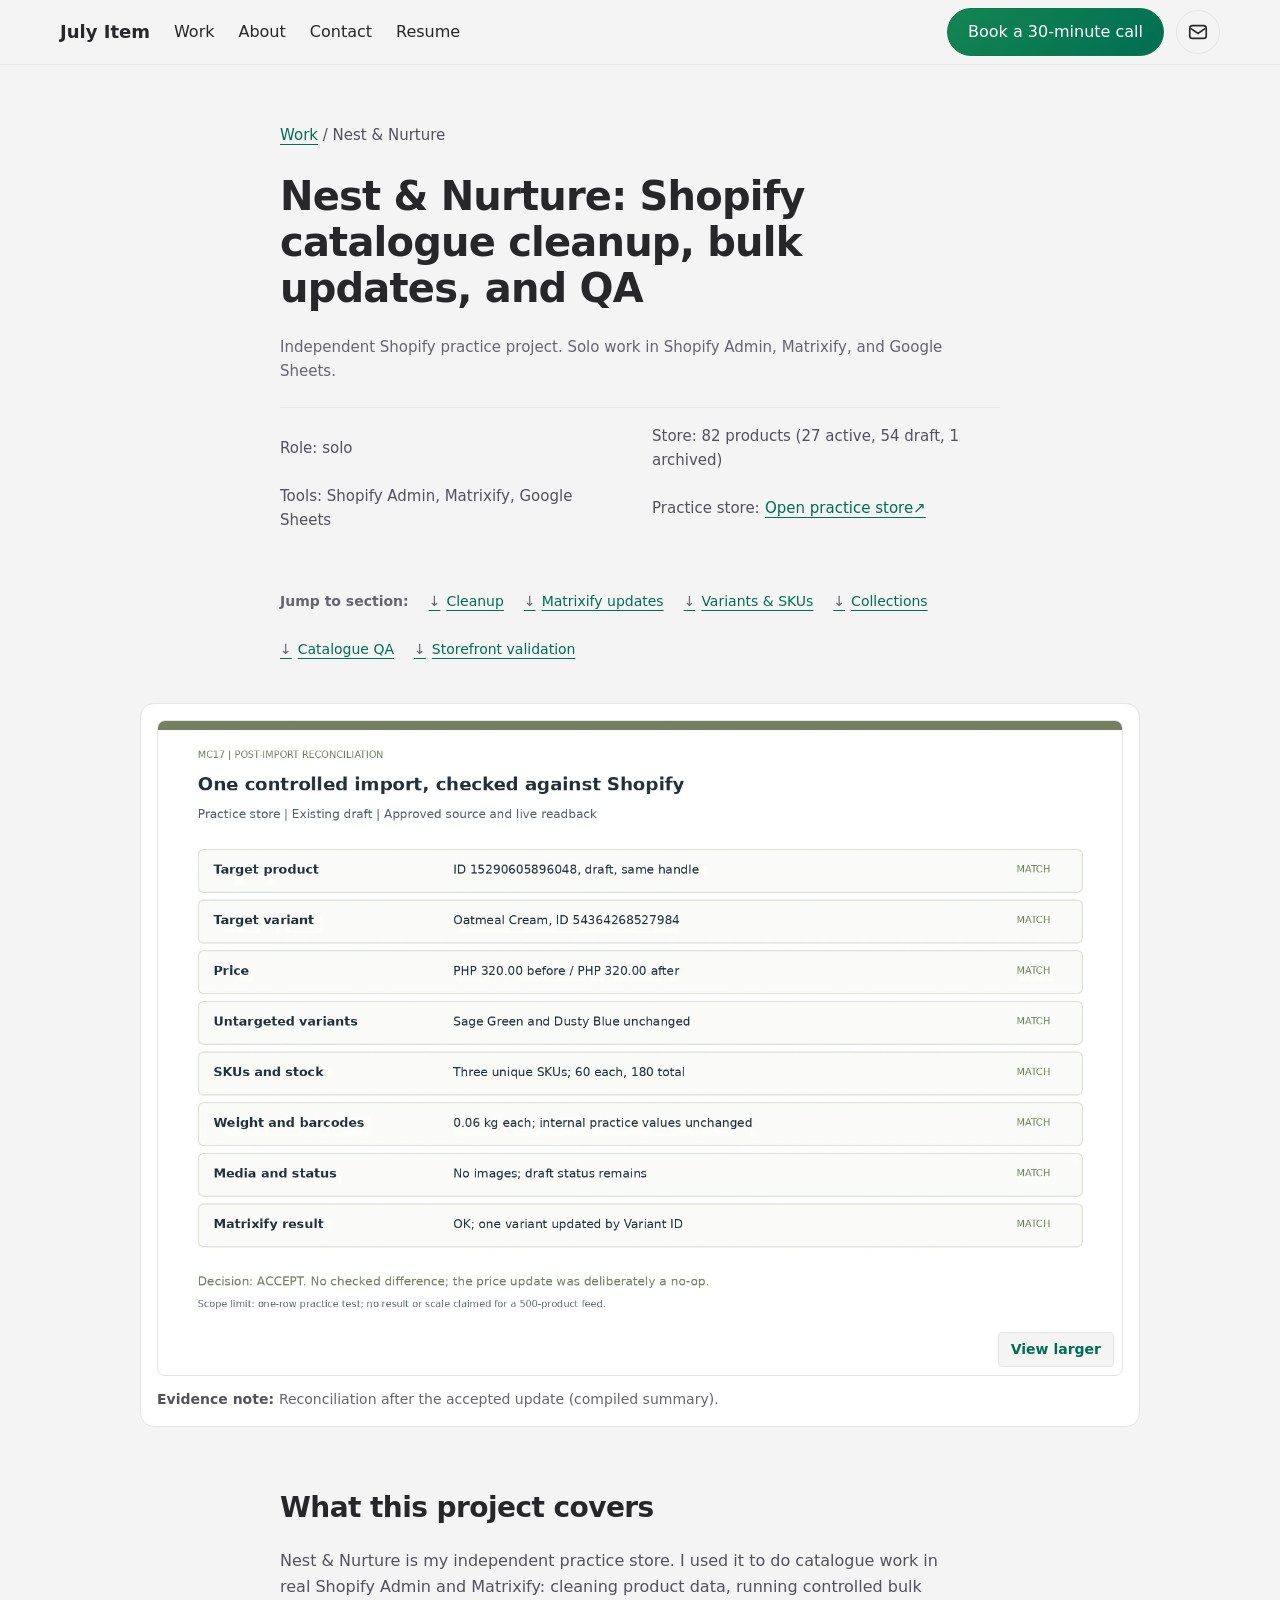
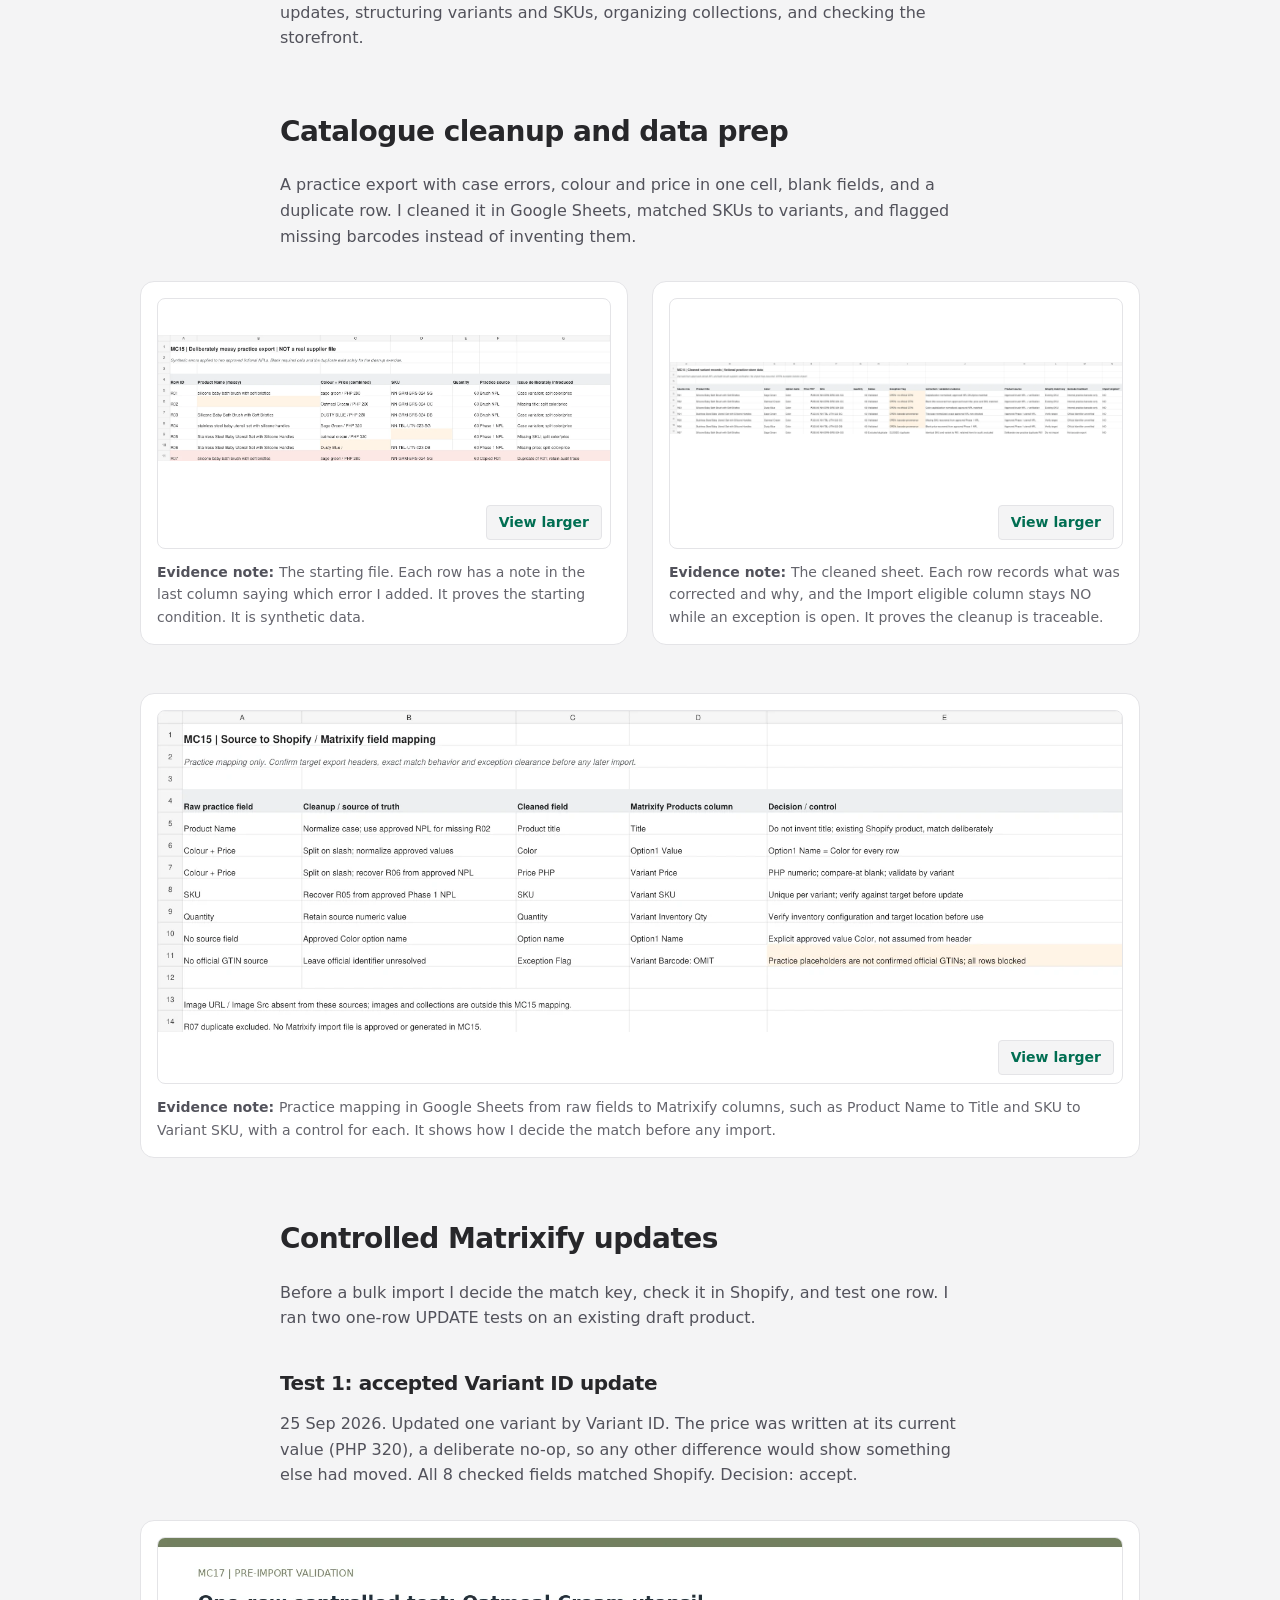
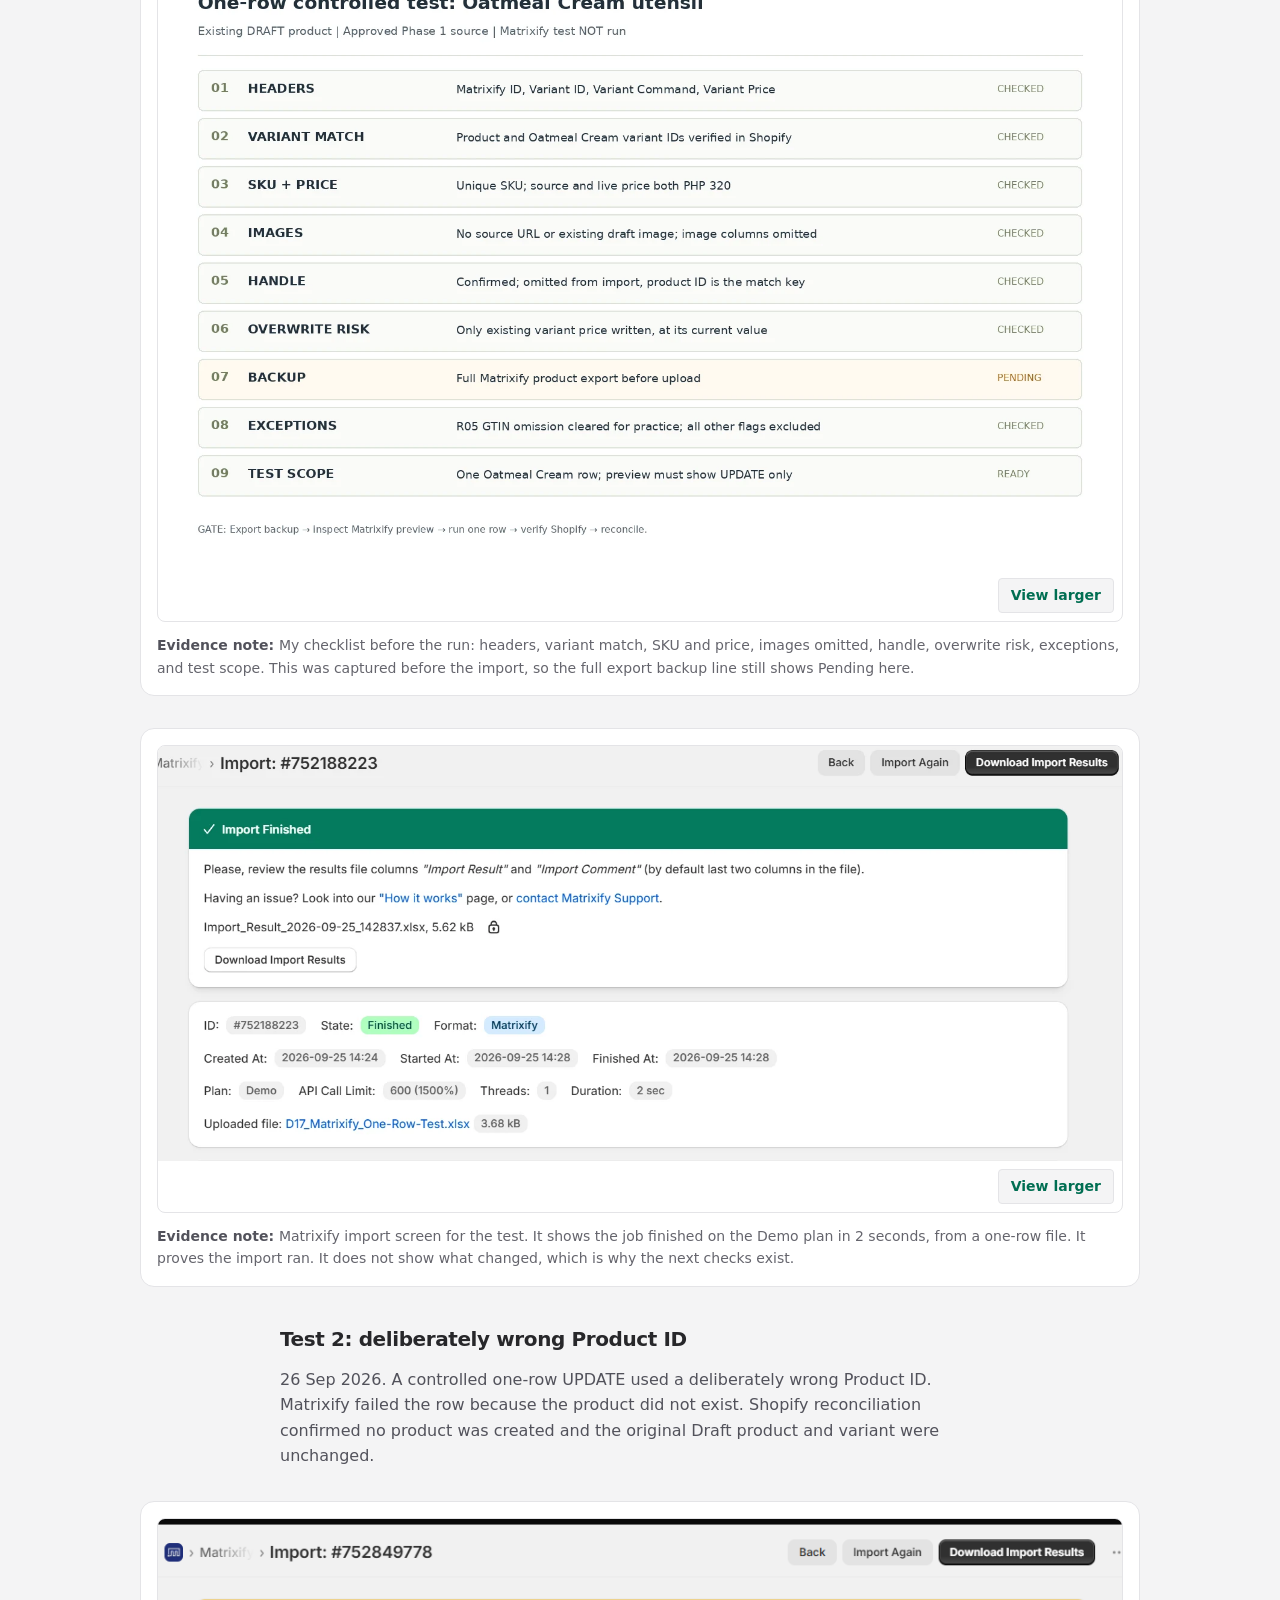
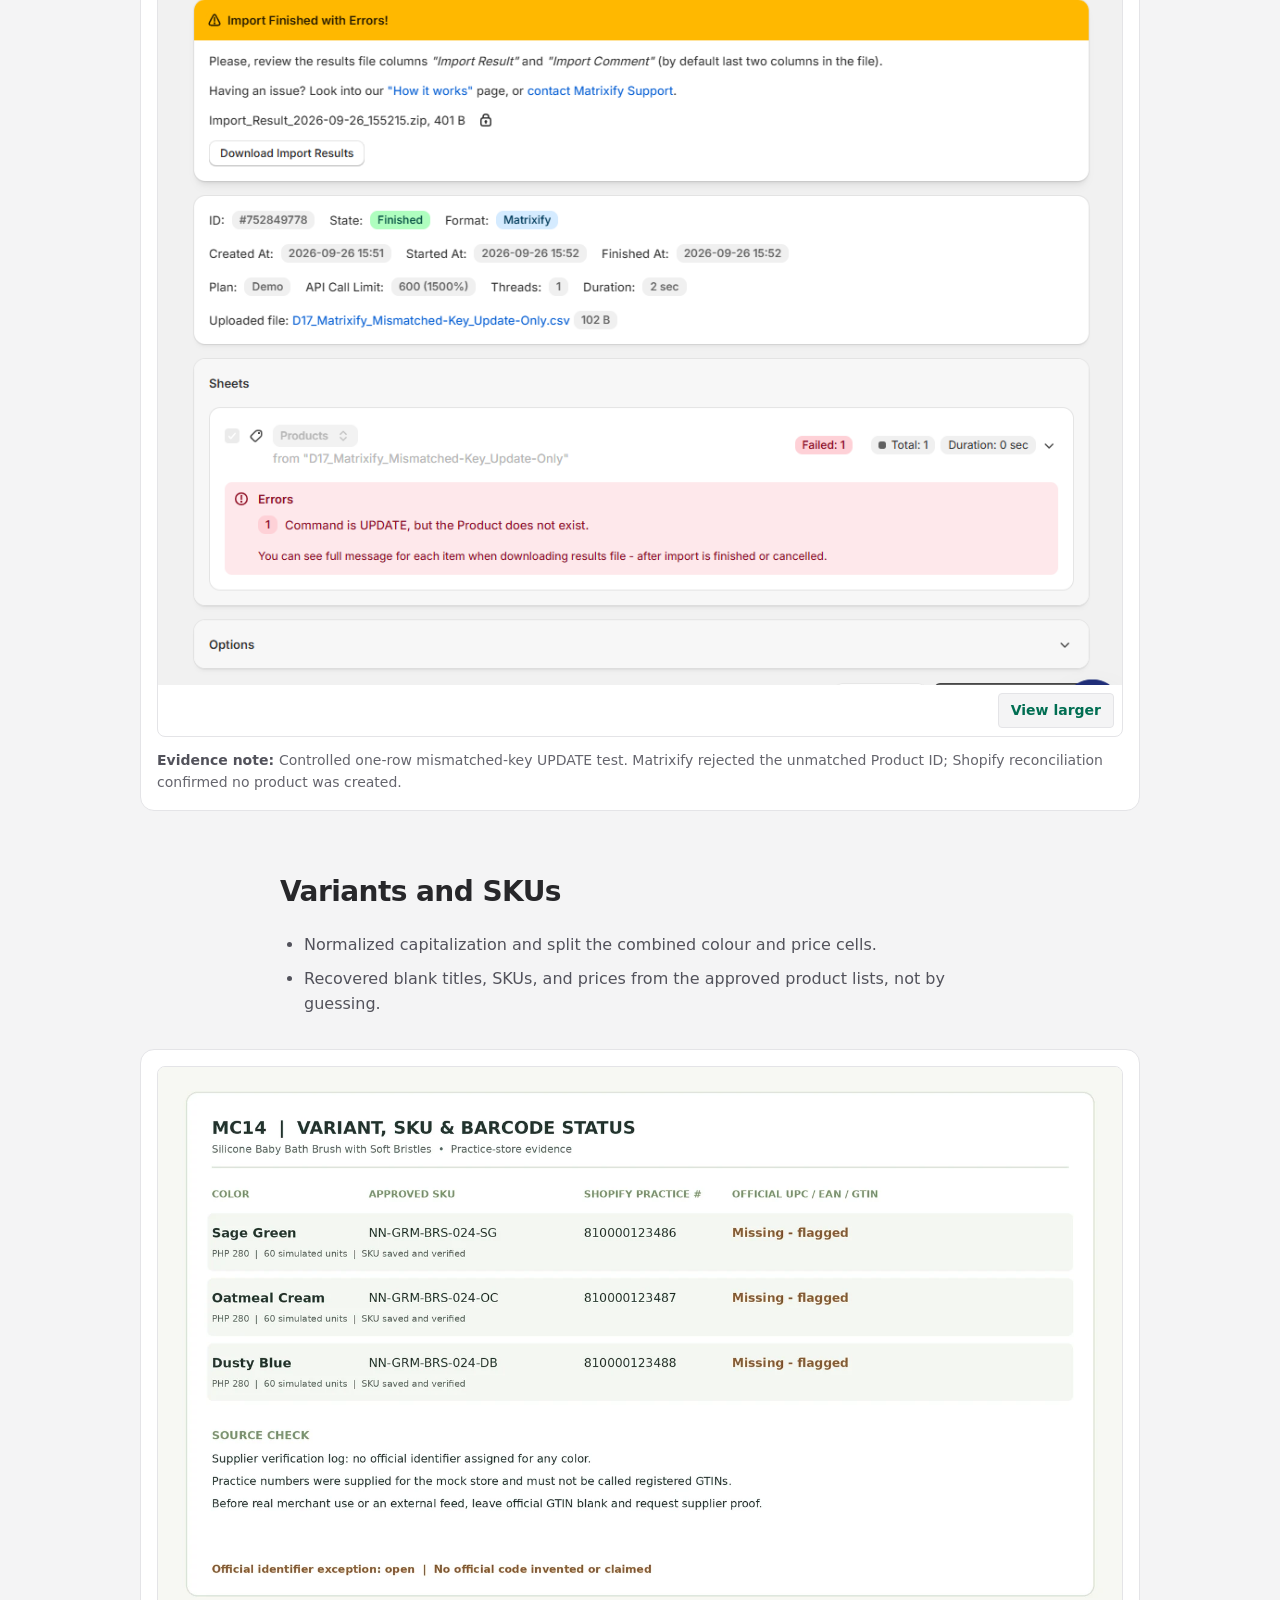
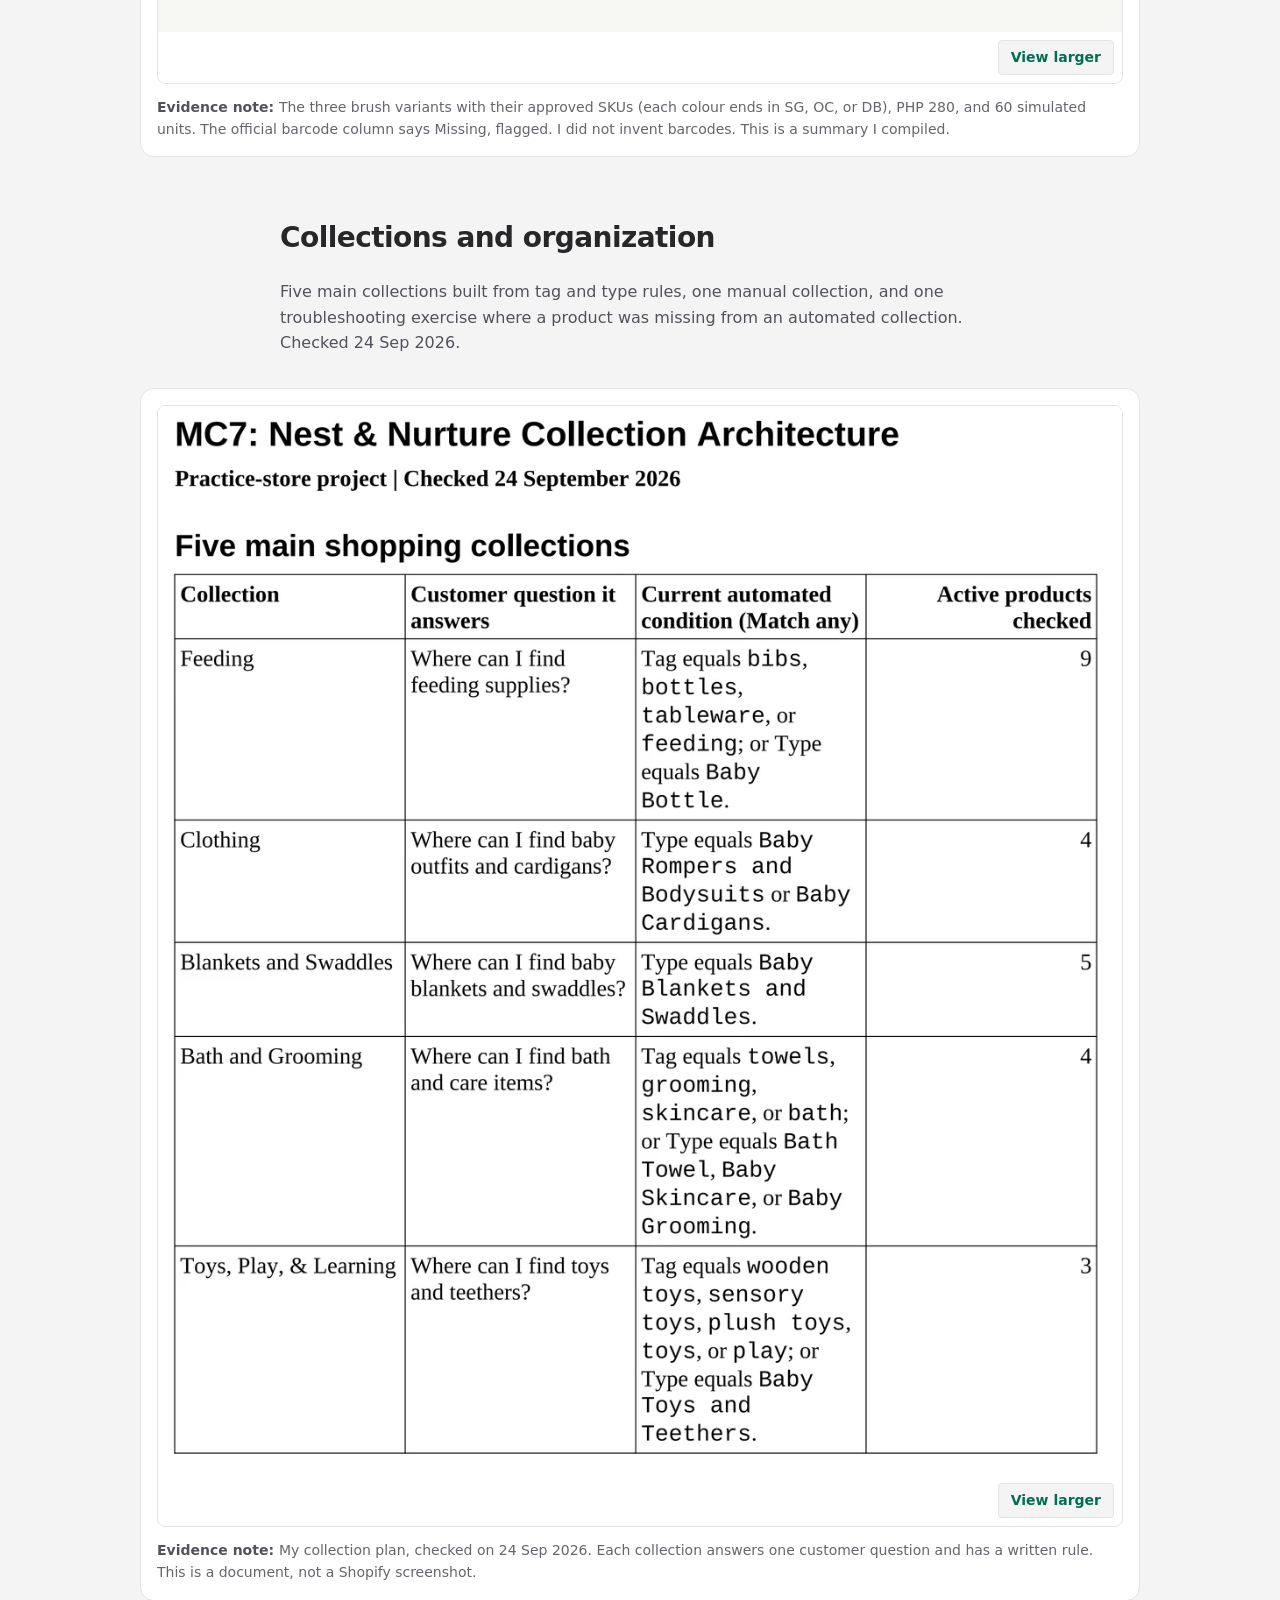
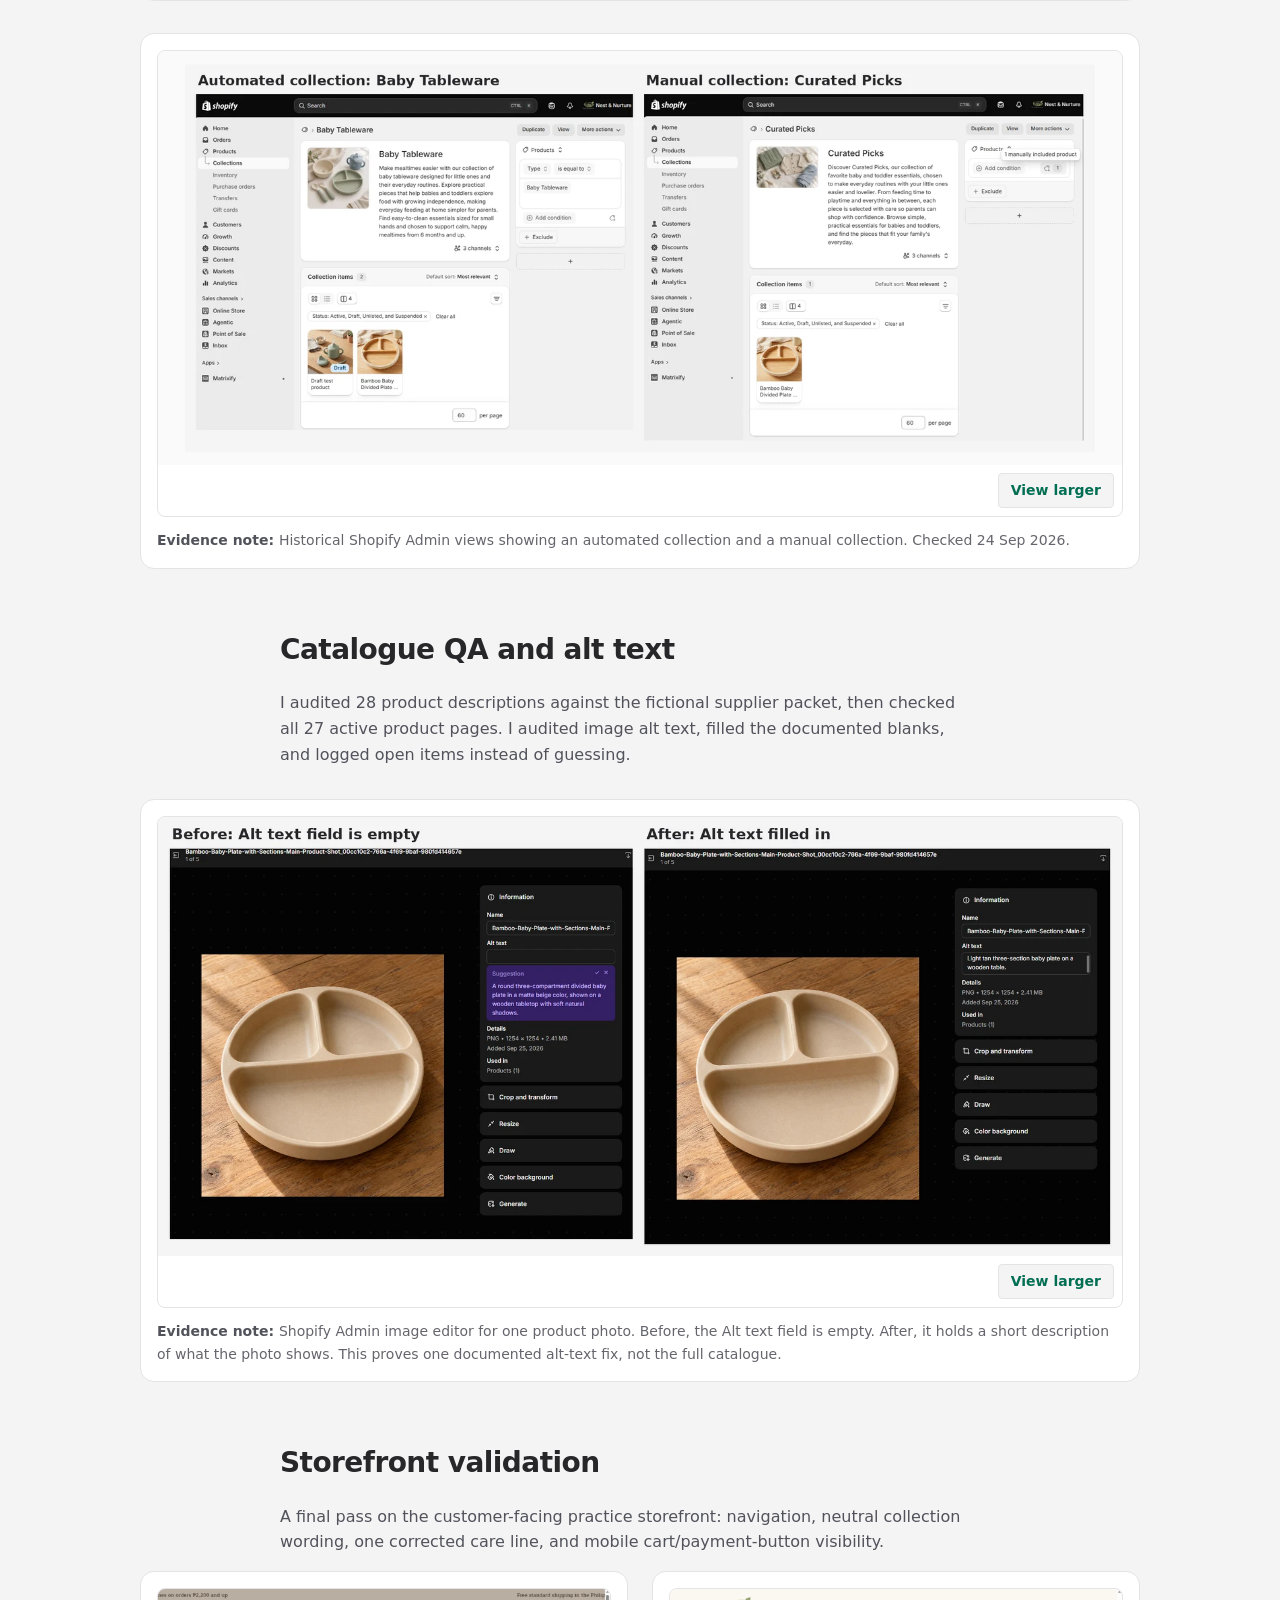
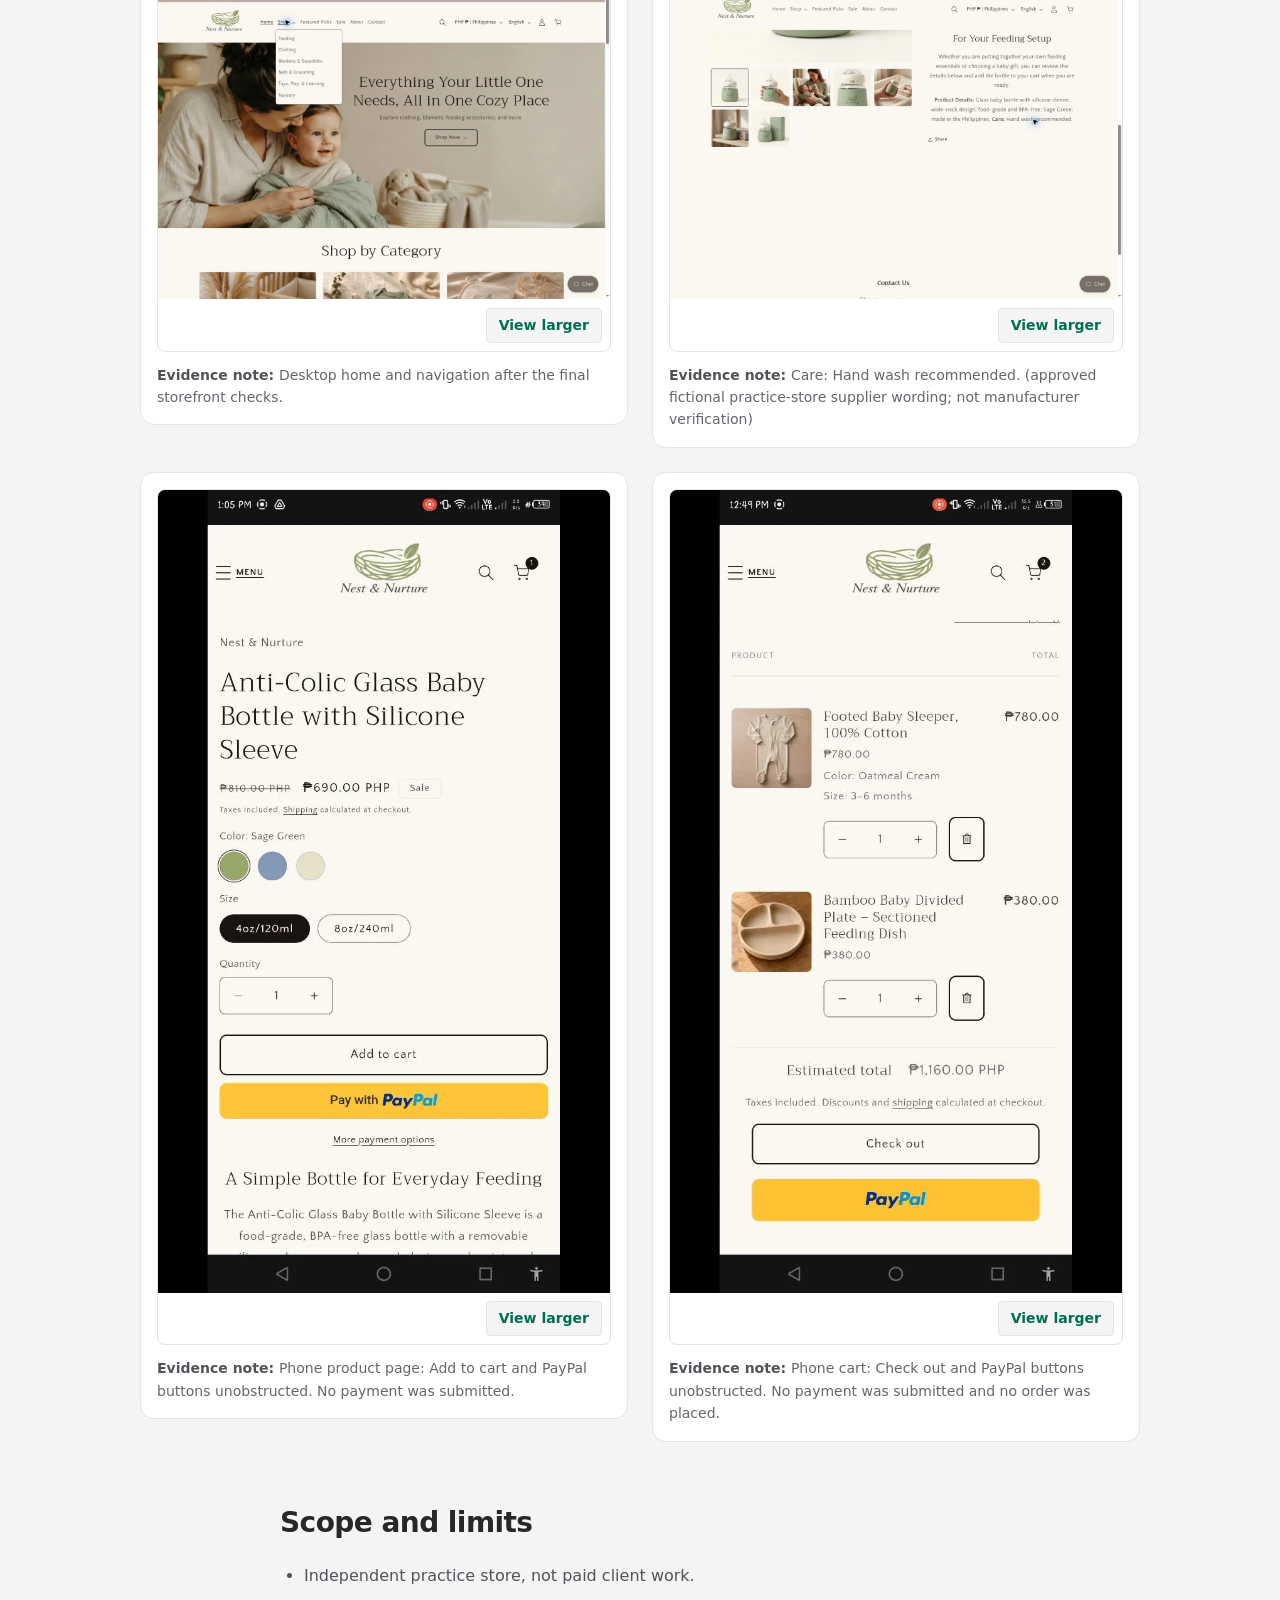
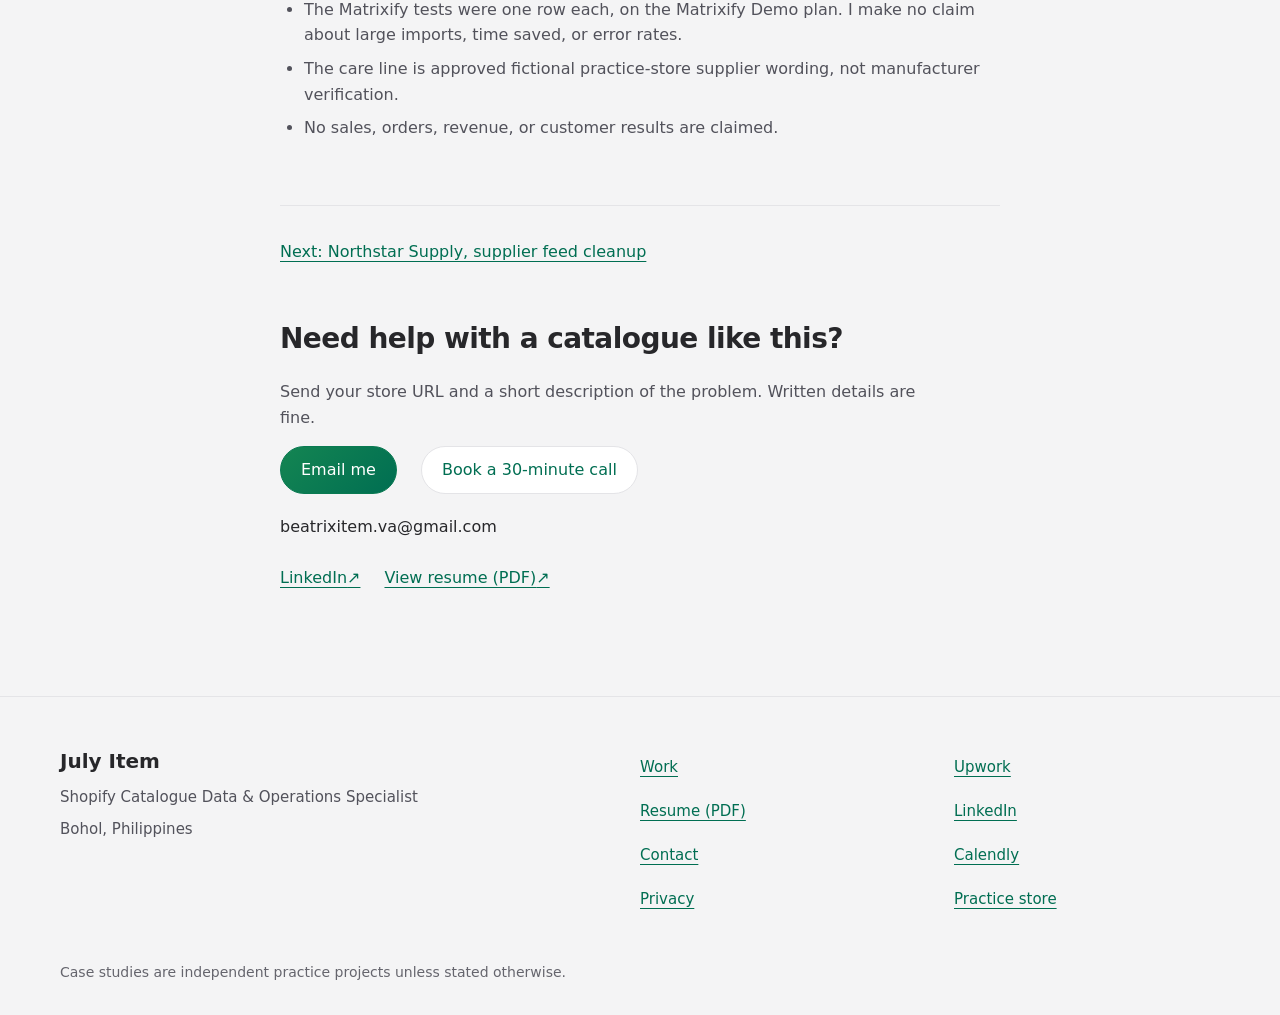
<file: case-studies/nest-and-nurture.html>
<!DOCTYPE html>
<html lang="en"><head><meta charset="utf-8"/><meta content="width=device-width, initial-scale=1" name="viewport"/><title>Nest &amp; Nurture: Shopify catalogue cleanup, bulk updates, and QA | July Item</title><meta content="Independent Shopify practice project covering catalogue cleanup, two controlled Matrixify updates, variants, collections, and catalogue QA." name="description"/><meta content="Nest &amp; Nurture: Shopify catalogue cleanup, bulk updates, and QA | July Item" property="og:title"/><meta content="Independent Shopify practice project covering catalogue cleanup, two controlled Matrixify updates, variants, collections, and catalogue QA." property="og:description"/><meta content="#f4f4f5" name="theme-color"/><link href="../assets/images/july-item-profile-sm.webp" rel="icon" type="image/webp"/><link href="../assets/css/style.css" rel="stylesheet"/><link rel="canonical" href="https://beatrixitem98-source.github.io/case-studies/nest-and-nurture.html"/><meta property="og:url" content="https://beatrixitem98-source.github.io/case-studies/nest-and-nurture.html"/></head><body><a class="skip" href="#main">Skip to content</a><header class="site-header"><div class="wrap bar"><a aria-label="July Item, home" class="logo" href="../index.html">July Item</a><nav aria-label="Main" class="desktop-nav"><a href="../index.html#work">Work</a><a href="../index.html#about">About</a><a href="../index.html#contact">Contact</a><a href="../assets/resume/July_Item_Shopify_Catalogue_Data_Operations_Specialist_Resume.pdf" rel="noopener" target="_blank">Resume<span class="vh"> (opens in a new tab)</span></a></nav><div class="header-actions"><a class="btn btn-call" href="https://calendly.com/beatrixitem-va/30min" rel="noopener" target="_blank">Book a 30-minute call<span class="vh"> (opens in a new tab)</span></a><a aria-label="Email July Item" class="btn-mail" href="mailto:beatrixitem.va@gmail.com?subject=Shopify%20catalogue%20project"><svg aria-hidden="true" fill="none" height="22" stroke="currentColor" stroke-width="1.8" viewbox="0 0 24 24" width="22"><rect height="14" rx="3" width="18" x="3" y="5"></rect><path d="m4 8 8 5.5L20 8"></path></svg></a><button aria-controls="drawer" aria-expanded="false" aria-label="Open menu" class="menu-btn" id="menu-btn" type="button"><svg aria-hidden="true" fill="none" height="22" stroke="currentColor" stroke-width="1.8" viewbox="0 0 24 24" width="22"><path d="M4 8h16M4 16h16"></path></svg></button></div></div><nav aria-label="Mobile" class="drawer wrap" hidden="" id="drawer"><a href="../index.html#work">Work</a><a href="../index.html#about">About</a><a href="../index.html#contact">Contact</a><a href="../assets/resume/July_Item_Shopify_Catalogue_Data_Operations_Specialist_Resume.pdf" rel="noopener" target="_blank">Resume<span class="vh"> (opens in a new tab)</span></a><a href="https://calendly.com/beatrixitem-va/30min" rel="noopener" target="_blank">Book a 30-minute call<span class="vh"> (opens in a new tab)</span></a></nav></header><main id="main" tabindex="-1"><div class="case-wrap"><header class="case-title"><p class="crumb"><a href="../index.html#work">Work</a> / Nest &amp; Nurture</p><h1>Nest &amp; Nurture: Shopify catalogue cleanup, bulk updates, and QA</h1><p class="scope">Independent Shopify practice project. Solo work in Shopify Admin, Matrixify, and Google Sheets.</p><ul class="facts-strip"><li>Role: solo</li><li>Store: 82 products (27 active, 54 draft, 1 archived)</li><li>Tools: Shopify Admin, Matrixify, Google Sheets</li><li>Practice store: <a aria-label="Open Nest &amp; Nurture practice store (opens in a new tab)" href="https://mynestnurture-store.myshopify.com/" rel="noopener" target="_blank">Open practice store<span aria-hidden="true"> ↗</span></a></li></ul></header><nav aria-label="Jump to section" class="case-jump"><span>Jump to section:</span><a href="#cleanup"><span aria-hidden="true">↓ </span>Cleanup</a><a href="#matrixify"><span aria-hidden="true">↓ </span>Matrixify updates</a><a href="#variants"><span aria-hidden="true">↓ </span>Variants &amp; SKUs</a><a href="#collections"><span aria-hidden="true">↓ </span>Collections</a><a href="#qa"><span aria-hidden="true">↓ </span>Catalogue QA</a><a href="#storefront"><span aria-hidden="true">↓ </span>Storefront validation</a></nav><figure class="evidence"><button aria-label="Open larger view: Reconciliation after the accepted update (compiled summary)." class="proof-open" data-caption="Reconciliation after the accepted update (compiled summary)." type="button"><img alt="Post-import reconciliation with eight checks, all marked MATCH, and the decision ACCEPT." height="1000" loading="lazy" src="../assets/images/proof/d17-recon.webp" width="1600"/><span aria-hidden="true" class="proof-action">View larger</span></button><figcaption><strong class="caption-label">Evidence note: </strong>Reconciliation after the accepted update (compiled summary).</figcaption></figure><section class="case-section" id="summary"><h2>What this project covers</h2><p>Nest &amp; Nurture is my independent practice store. I used it to do catalogue work in real Shopify Admin and Matrixify: cleaning product data, running controlled bulk updates, structuring variants and SKUs, organizing collections, and checking the storefront.</p></section><section class="case-section" id="cleanup"><h2>Catalogue cleanup and data prep</h2><p>A practice export with case errors, colour and price in one cell, blank fields, and a duplicate row. I cleaned it in Google Sheets, matched SKUs to variants, and flagged missing barcodes instead of inventing them.</p><div class="evidence-pair"><figure class="evidence"><button aria-label="Open larger view: The starting file. Each row has a note in the last column saying which error I added. It proves the starting condition. It is synthetic data." class="proof-open" data-caption="The starting file. Each row has a note in the last column saying which error I added. It proves the starting condition. It is synthetic data." type="button"><img alt="Google Sheets practice export with messy product names, colour and price in one column, blank cells, and an issue column describing each deliberate error." height="417" loading="lazy" src="../assets/images/proof/d15-raw.webp" width="1505"/><span aria-hidden="true" class="proof-action">View larger</span></button><figcaption><strong class="caption-label">Evidence note: </strong>The starting file. Each row has a note in the last column saying which error I added. It proves the starting condition. It is synthetic data.</figcaption></figure><figure class="evidence"><button aria-label="Open larger view: The cleaned sheet. Each row records what was corrected and why, and the Import eligible column stays NO while an exception is open. It proves the cleanup is traceable." class="proof-open" data-caption="The cleaned sheet. Each row records what was corrected and why, and the Import eligible column stays NO while an exception is open. It proves the cleanup is traceable." type="button"><img alt="Google Sheets cleaned variant records with option name, price, SKU, quantity, exception flag, correction evidence, Shopify match key, barcode treatment, and import eligible columns." height="317" loading="lazy" src="../assets/images/proof/d15-cleaned.webp" width="2000"/><span aria-hidden="true" class="proof-action">View larger</span></button><figcaption><strong class="caption-label">Evidence note: </strong>The cleaned sheet. Each row records what was corrected and why, and the Import eligible column stays NO while an exception is open. It proves the cleanup is traceable.</figcaption></figure></div><figure class="evidence"><button aria-label="Open larger view: Practice mapping in Google Sheets from raw fields to Matrixify columns, such as Product Name to Title and SKU to Variant SKU, with a control for each. It shows how I decide the match before any import." class="proof-open" data-caption="Practice mapping in Google Sheets from raw fields to Matrixify columns, such as Product Name to Title and SKU to Variant SKU, with a control for each. It shows how I decide the match before any import." type="button"><img alt="Google Sheets field mapping from raw supplier fields to cleaned fields and Matrixify columns, with a decision or control for each." height="525" loading="lazy" src="../assets/images/proof/d15-mapping.webp" width="1575"/><span aria-hidden="true" class="proof-action">View larger</span></button><figcaption><strong class="caption-label">Evidence note: </strong>Practice mapping in Google Sheets from raw fields to Matrixify columns, such as Product Name to Title and SKU to Variant SKU, with a control for each. It shows how I decide the match before any import.</figcaption></figure></section><section class="case-section" id="matrixify"><h2>Controlled Matrixify updates</h2><p>Before a bulk import I decide the match key, check it in Shopify, and test one row. I ran two one-row UPDATE tests on an existing draft product.</p><h3 class="test-heading">Test 1: accepted Variant ID update</h3><p>25 Sep 2026. Updated one variant by Variant ID. The price was written at its current value (PHP 320), a deliberate no-op, so any other difference would show something else had moved. All 8 checked fields matched Shopify. Decision: accept.</p><figure class="evidence"><button aria-label="Open larger view: My checklist before the run: headers, variant match, SKU and price, images omitted, handle, overwrite risk, exceptions, and test scope. This was captured before the import, so the full export backup line still shows Pending here." class="proof-open" data-caption="My checklist before the run: headers, variant match, SKU and price, images omitted, handle, overwrite risk, exceptions, and test scope. This was captured before the import, so the full export backup line still shows Pending here." type="button"><img alt="Pre-import validation checklist with nine items, most marked Checked and the backup item marked Pending." height="1050" loading="lazy" src="../assets/images/proof/d17-checklist.webp" width="1600"/><span aria-hidden="true" class="proof-action">View larger</span></button><figcaption><strong class="caption-label">Evidence note: </strong>My checklist before the run: headers, variant match, SKU and price, images omitted, handle, overwrite risk, exceptions, and test scope. This was captured before the import, so the full export backup line still shows Pending here.</figcaption></figure><figure class="evidence"><button aria-label="Open larger view: Matrixify import screen for the test. It shows the job finished on the Demo plan in 2 seconds, from a one-row file. It proves the import ran. It does not show what changed, which is why the next checks exist." class="proof-open" data-caption="Matrixify import screen for the test. It shows the job finished on the Demo plan in 2 seconds, from a one-row file. It proves the import ran. It does not show what changed, which is why the next checks exist." type="button"><img alt="Matrixify import result page: Import Finished, state Finished, plan Demo, 2 second duration, uploaded file D17_Matrixify_One-Row-Test.xlsx." height="616" loading="lazy" src="../assets/images/proof/d17-result.webp" width="1432"/><span aria-hidden="true" class="proof-action">View larger</span></button><figcaption><strong class="caption-label">Evidence note: </strong>Matrixify import screen for the test. It shows the job finished on the Demo plan in 2 seconds, from a one-row file. It proves the import ran. It does not show what changed, which is why the next checks exist.</figcaption></figure><h3 class="test-heading">Test 2: deliberately wrong Product ID</h3><p>26 Sep 2026. A controlled one-row UPDATE used a deliberately wrong Product ID. Matrixify failed the row because the product did not exist. Shopify reconciliation confirmed no product was created and the original Draft product and variant were unchanged.</p><figure class="evidence"><button aria-label="Open larger view: Controlled one-row mismatched-key UPDATE test. Matrixify rejected the unmatched Product ID; Shopify reconciliation confirmed no product was created." class="proof-open" data-caption="Controlled one-row mismatched-key UPDATE test. Matrixify rejected the unmatched Product ID; Shopify reconciliation confirmed no product was created." type="button"><img alt="Matrixify job #752849778: Failed 1. Error: Command is UPDATE, but the Product does not exist." height="827" loading="lazy" src="../assets/images/proof/D17_Matrixify_Mismatch_Result.png" width="1041"/><span aria-hidden="true" class="proof-action">View larger</span></button><figcaption><strong class="caption-label">Evidence note: </strong>Controlled one-row mismatched-key UPDATE test. Matrixify rejected the unmatched Product ID; Shopify reconciliation confirmed no product was created.</figcaption></figure></section><section class="case-section" id="variants"><h2>Variants and SKUs</h2><ul><li>Normalized capitalization and split the combined colour and price cells.</li><li>Recovered blank titles, SKUs, and prices from the approved product lists, not by guessing.</li></ul><figure class="evidence"><button aria-label="Open larger view: The three brush variants with their approved SKUs (each colour ends in SG, OC, or DB), PHP 280, and 60 simulated units. The official barcode column says Missing, flagged. I did not invent barcodes. This is a summary I compiled." class="proof-open" data-caption="The three brush variants with their approved SKUs (each colour ends in SG, OC, or DB), PHP 280, and 60 simulated units. The official barcode column says Missing, flagged. I did not invent barcodes. This is a summary I compiled." type="button"><img alt="Variant, SKU and barcode status for three bath brush colours, each with an approved SKU, a practice number, and the official barcode marked Missing, flagged." height="937" loading="lazy" src="../assets/images/proof/d14-mapping.webp" width="1600"/><span aria-hidden="true" class="proof-action">View larger</span></button><figcaption><strong class="caption-label">Evidence note: </strong>The three brush variants with their approved SKUs (each colour ends in SG, OC, or DB), PHP 280, and 60 simulated units. The official barcode column says Missing, flagged. I did not invent barcodes. This is a summary I compiled.</figcaption></figure></section><section class="case-section" id="collections"><h2>Collections and organization</h2><p>Five main collections built from tag and type rules, one manual collection, and one troubleshooting exercise where a product was missing from an automated collection. Checked 24 Sep 2026.</p><figure class="evidence"><button aria-label="Open larger view: My collection plan, checked on 24 Sep 2026. Each collection answers one customer question and has a written rule. This is a document, not a Shopify screenshot." class="proof-open" data-caption="My collection plan, checked on 24 Sep 2026. Each collection answers one customer question and has a written rule. This is a document, not a Shopify screenshot." type="button"><img alt="Collection architecture table listing five collections, the customer question each answers, its automated condition, and the number of active products checked: Feeding 9, Clothing 4, Blankets and Swaddles 5, Bath and Grooming 4, Toys Play and Learning 3." height="1220" loading="lazy" src="../assets/images/proof/d07-collection-table.webp" width="1100"/><span aria-hidden="true" class="proof-action">View larger</span></button><figcaption><strong class="caption-label">Evidence note: </strong>My collection plan, checked on 24 Sep 2026. Each collection answers one customer question and has a written rule. This is a document, not a Shopify screenshot.</figcaption></figure><figure class="evidence"><button aria-label="Open larger view: Historical Shopify Admin views showing an automated collection and a manual collection. Checked 24 Sep 2026." class="proof-open" data-caption="Historical Shopify Admin views showing an automated collection and a manual collection. Checked 24 Sep 2026." type="button"><img alt="Historical Shopify Admin views showing an automated collection and a manual collection. Checked 24 Sep 2026." height="616" loading="lazy" src="../assets/images/proof/card-collections.webp" width="1432"/><span aria-hidden="true" class="proof-action">View larger</span></button><figcaption><strong class="caption-label">Evidence note: </strong>Historical Shopify Admin views showing an automated collection and a manual collection. Checked 24 Sep 2026.</figcaption></figure></section><section class="case-section" id="qa"><h2>Catalogue QA and alt text</h2><p>I audited 28 product descriptions against the fictional supplier packet, then checked all 27 active product pages. I audited image alt text, filled the documented blanks, and logged open items instead of guessing.</p><figure class="evidence"><button aria-label="Open larger view: Shopify Admin image editor for one product photo. Before, the Alt text field is empty. After, it holds a short description of what the photo shows. This proves one documented alt-text fix, not the full catalogue." class="proof-open" data-caption="Shopify Admin image editor for one product photo. Before, the Alt text field is empty. After, it holds a short description of what the photo shows. This proves one documented alt-text fix, not the full catalogue." type="button"><img alt="Shopify image editor for a bamboo baby plate photo. On the left the Alt text field is empty. On the right it says Light tan three-section baby plate on a wooden table." height="729" loading="lazy" src="../assets/images/proof/d12-alt-text-before-after.webp" width="1600"/><span aria-hidden="true" class="proof-action">View larger</span></button><figcaption><strong class="caption-label">Evidence note: </strong>Shopify Admin image editor for one product photo. Before, the Alt text field is empty. After, it holds a short description of what the photo shows. This proves one documented alt-text fix, not the full catalogue.</figcaption></figure></section><section class="case-section" id="storefront"><h2>Storefront validation</h2><p>A final pass on the customer-facing practice storefront: navigation, neutral collection wording, one corrected care line, and mobile cart/payment-button visibility.</p><div class="storefront-grid"><figure class="evidence desktop-frame"><button aria-label="Open larger view: Desktop home and navigation after the final storefront checks." class="proof-open" data-caption="Desktop home and navigation after the final storefront checks." type="button"><img alt="Nest &amp; Nurture customer-facing homepage with the collection navigation open." height="926" loading="lazy" src="../assets/images/proof/NN_02_Desktop-Home-Navigation_AFTER_2026-10-01.webp" width="1348"/><span aria-hidden="true" class="proof-action">View larger</span></button><figcaption><strong class="caption-label">Evidence note: </strong>Desktop home and navigation after the final storefront checks.</figcaption></figure><figure class="evidence desktop-frame"><button aria-label="Open larger view: Care: Hand wash recommended. (approved fictional practice-store supplier wording; not manufacturer verification)" class="proof-open" data-caption="Care: Hand wash recommended. (approved fictional practice-store supplier wording; not manufacturer verification)" type="button"><img alt="Wide-Neck Glass Baby Bottle details with the approved fictional practice-store care line: Hand wash recommended." height="926" loading="lazy" src="../assets/images/proof/NN_14_Wide-Neck-Care_AFTER_2026-10-01.webp" width="1348"/><span aria-hidden="true" class="proof-action">View larger</span></button><figcaption><strong class="caption-label">Evidence note: </strong>Care: Hand wash recommended. (approved fictional practice-store supplier wording; not manufacturer verification)</figcaption></figure><figure class="evidence phone"><button aria-label="Open larger view: Phone product page: Add to cart and PayPal buttons unobstructed. No payment was submitted." class="proof-open" data-caption="Phone product page: Add to cart and PayPal buttons unobstructed. No payment was submitted." type="button"><img alt="Phone screen of the Anti-Colic bottle page with the PayPal button clear of other elements." height="1280" loading="lazy" src="../assets/images/proof/NN_18_Live-Mobile_Anti-Colic-PayPal_2026-10-01.webp" width="720"/><span aria-hidden="true" class="proof-action">View larger</span></button><figcaption><strong class="caption-label">Evidence note: </strong>Phone product page: Add to cart and PayPal buttons unobstructed. No payment was submitted.</figcaption></figure><figure class="evidence phone"><button aria-label="Open larger view: Phone cart: Check out and PayPal buttons unobstructed. No payment was submitted and no order was placed." class="proof-open" data-caption="Phone cart: Check out and PayPal buttons unobstructed. No payment was submitted and no order was placed." type="button"><img alt="Phone cart summary showing the checkout and PayPal areas clear of overlap." height="1280" loading="lazy" src="../assets/images/proof/NN_17_Live-Mobile_Cart-Summary_2026-10-01.webp" width="720"/><span aria-hidden="true" class="proof-action">View larger</span></button><figcaption><strong class="caption-label">Evidence note: </strong>Phone cart: Check out and PayPal buttons unobstructed. No payment was submitted and no order was placed.</figcaption></figure></div></section><section class="case-section" id="limits"><h2>Scope and limits</h2><ul><li>Independent practice store, not paid client work.</li><li>The Matrixify tests were one row each, on the Matrixify Demo plan. I make no claim about large imports, time saved, or error rates.</li><li>The care line is approved fictional practice-store supplier wording, not manufacturer verification.</li><li>No sales, orders, revenue, or customer results are claimed.</li></ul></section><p class="next-project"><a href="northstar-supply.html">Next: Northstar Supply, supplier feed cleanup</a></p><section class="contact-block"><h2>Need help with a catalogue like this?</h2><p>Send your store URL and a short description of the problem. Written details are fine.</p><div class="cta"><a class="btn primary" href="mailto:beatrixitem.va@gmail.com?subject=Shopify%20catalogue%20project">Email me</a><a class="btn secondary" href="https://calendly.com/beatrixitem-va/30min" rel="noopener" target="_blank">Book a 30-minute call<span class="vh"> (opens in a new tab)</span></a></div><p class="email-address">beatrixitem.va@gmail.com</p><div class="text-links"><a href="https://www.linkedin.com/in/july-item/" rel="noopener" target="_blank">LinkedIn<span aria-hidden="true" class="external-arrow"> ↗</span><span class="vh"> (opens in a new tab)</span></a><a href="../assets/resume/July_Item_Shopify_Catalogue_Data_Operations_Specialist_Resume.pdf" rel="noopener" target="_blank">View resume (PDF)<span class="vh"> (opens in a new tab)</span><span aria-hidden="true" class="external-arrow"> ↗</span></a></div></section></div></main><footer class="foot"><div class="wrap"><div class="footer-grid"><div><p class="nm">July Item</p><p>Shopify Catalogue Data &amp; Operations Specialist</p><p>Bohol, Philippines</p></div><nav aria-label="Footer"><a href="../index.html#work">Work</a><a href="../assets/resume/July_Item_Shopify_Catalogue_Data_Operations_Specialist_Resume.pdf" rel="noopener" target="_blank">Resume (PDF)<span class="vh"> (opens in a new tab)</span></a><a href="../index.html#contact">Contact</a><a href="../privacy.html">Privacy</a></nav><nav aria-label="Elsewhere"><a href="https://www.upwork.com/freelancers/~0124efc73db6275740" rel="noopener" target="_blank">Upwork<span class="vh"> (opens in a new tab)</span></a><a href="https://www.linkedin.com/in/july-item/" rel="noopener" target="_blank">LinkedIn<span class="vh"> (opens in a new tab)</span></a><a href="https://calendly.com/beatrixitem-va/30min" rel="noopener" target="_blank">Calendly<span class="vh"> (opens in a new tab)</span></a><a href="https://mynestnurture-store.myshopify.com/" rel="noopener" target="_blank">Practice store<span class="vh"> (opens in a new tab)</span></a></nav></div><p class="legal">Case studies are independent practice projects unless stated otherwise.</p></div></footer><dialog aria-labelledby="lightbox-title" id="lightbox"><div class="lightbox-bar"><p id="lightbox-title">Evidence</p><button aria-label="Close enlarged image" class="lightbox-close" type="button">Close</button></div><div aria-label="Enlarged evidence. Scroll horizontally to inspect wide images." class="lightbox-pan" tabindex="0"><img alt=""/></div><p class="lightbox-caption"></p></dialog><script defer="" src="../assets/js/main.js"></script></body></html>
</file>
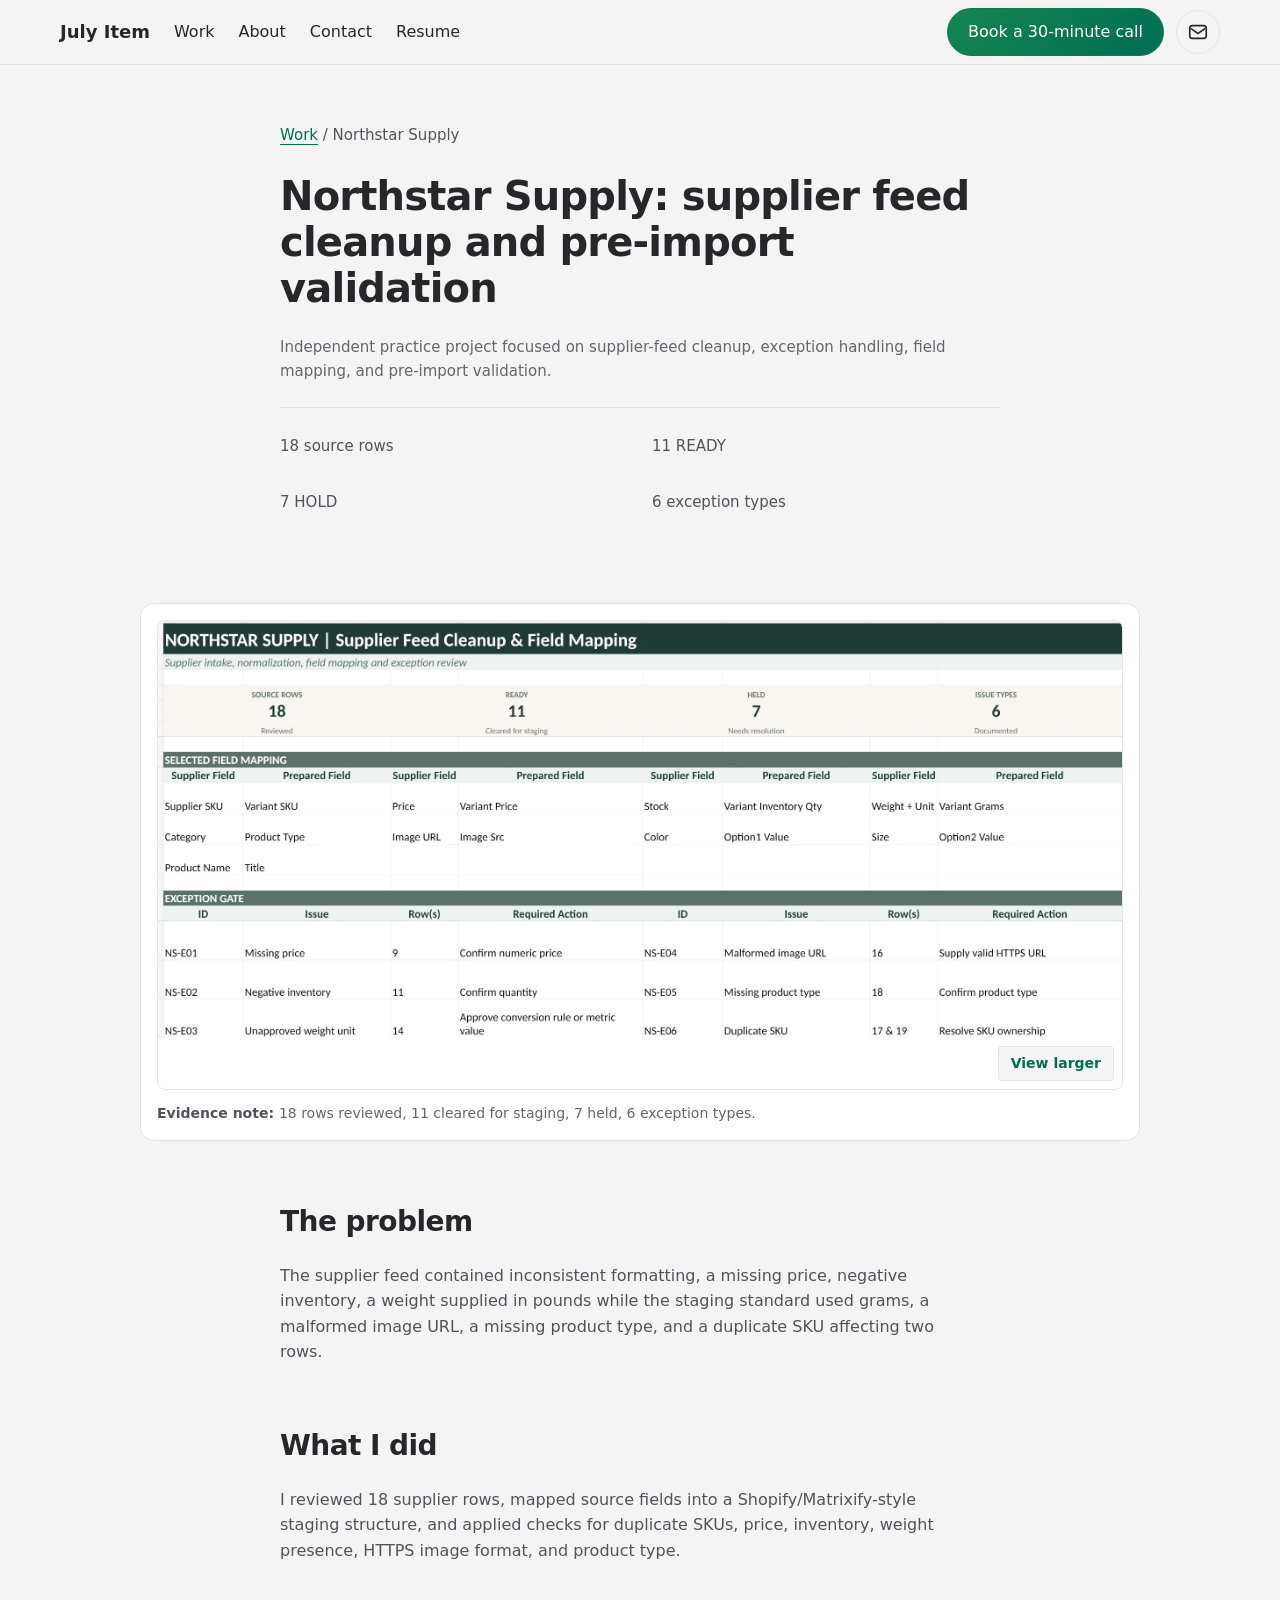
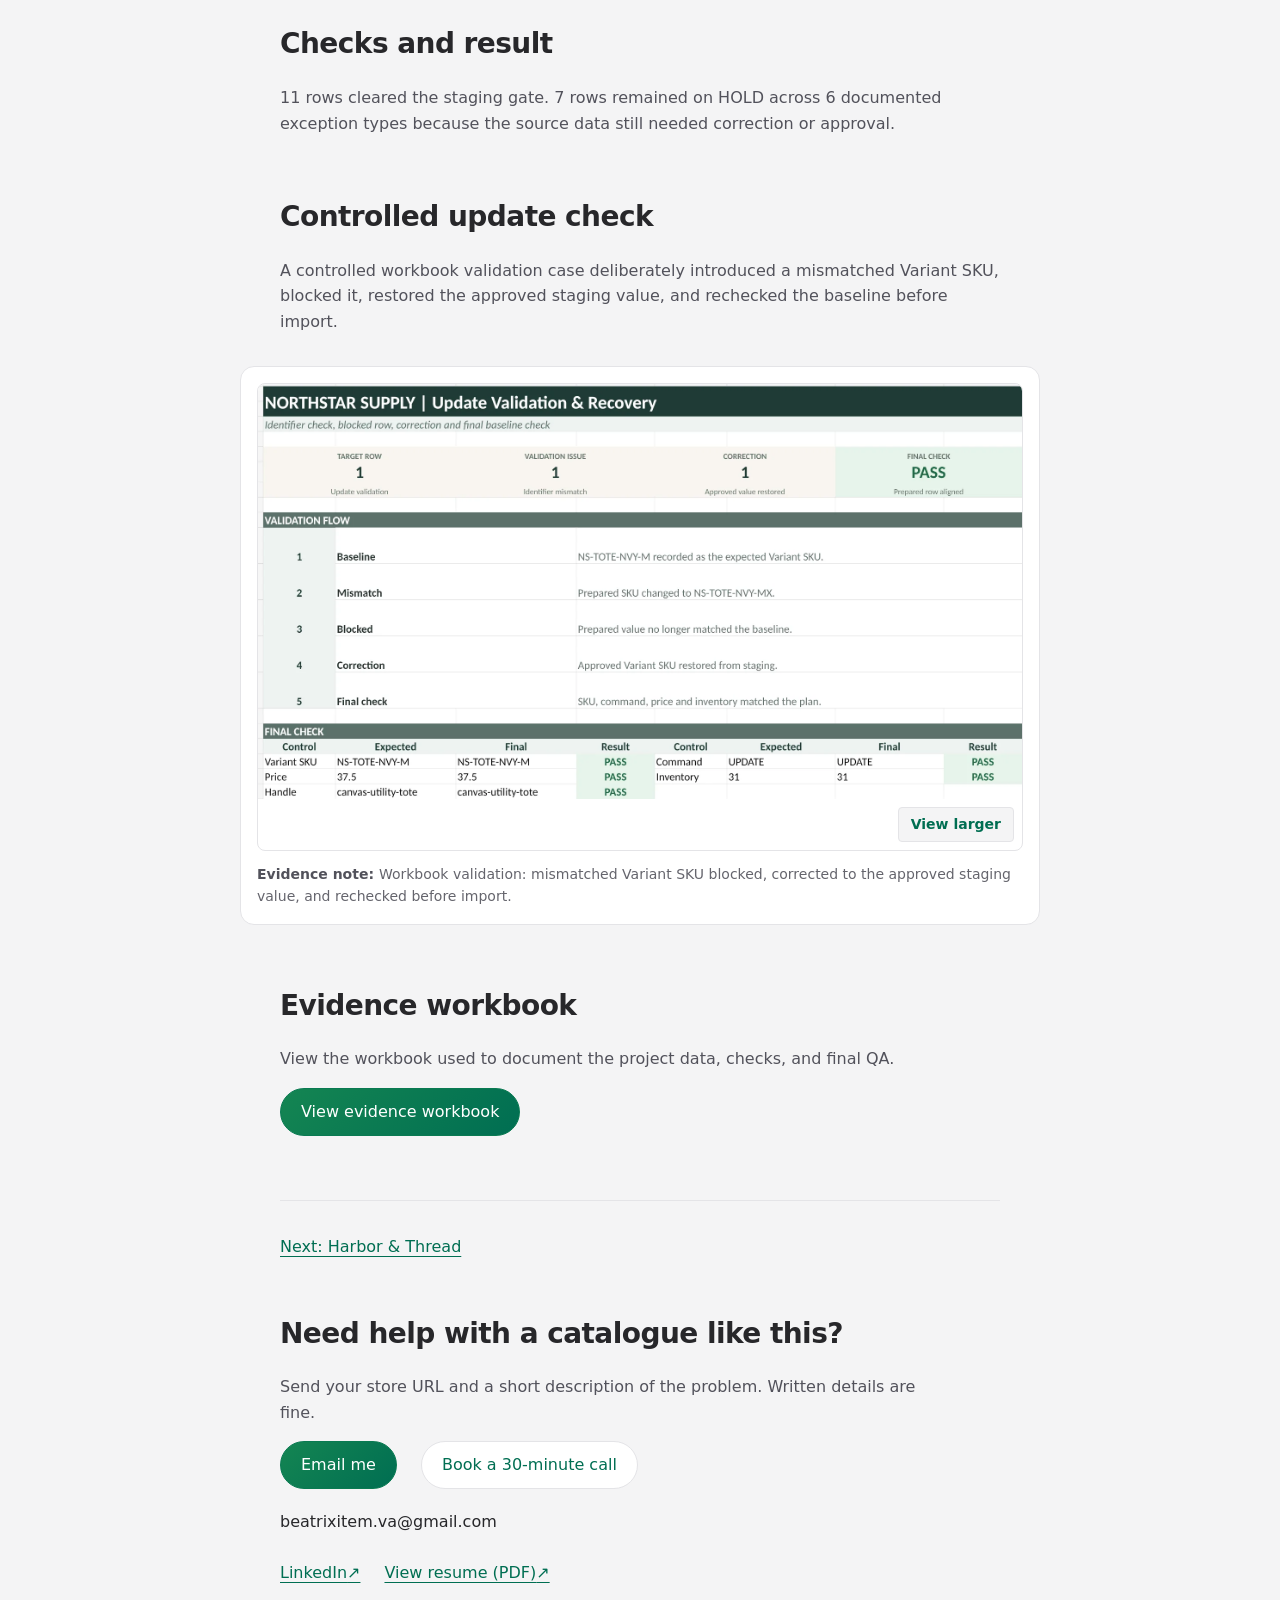
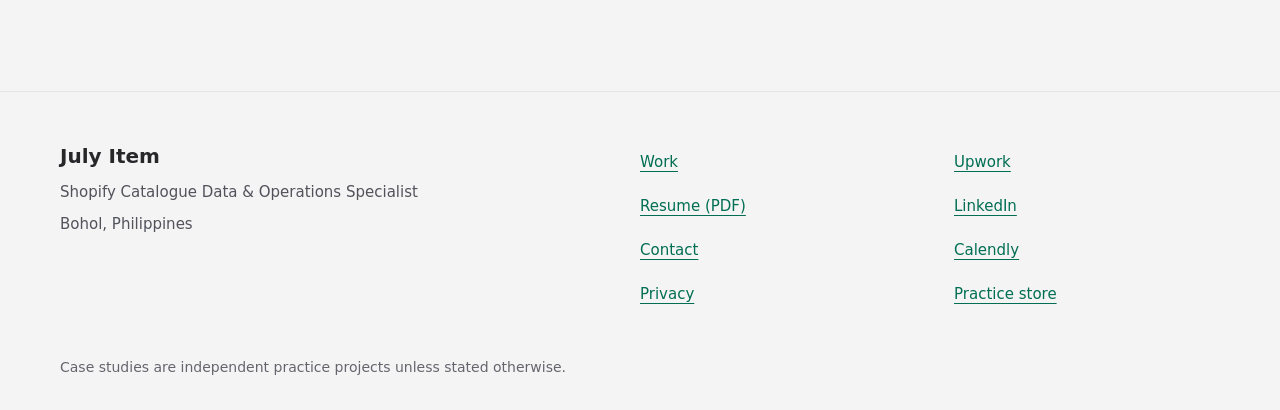
<file: case-studies/northstar-supply.html>
<!DOCTYPE html>
<html lang="en"><head><meta charset="utf-8"/><meta content="width=device-width, initial-scale=1" name="viewport"/><title>Northstar Supply: supplier feed cleanup and pre-import validation | July Item</title><meta content="Independent practice project focused on supplier-feed cleanup, exception handling, field mapping, and pre-import validation." name="description"/><meta content="Northstar Supply: supplier feed cleanup and pre-import validation | July Item" property="og:title"/><meta content="Independent practice project focused on supplier-feed cleanup, exception handling, field mapping, and pre-import validation." property="og:description"/><meta content="#f4f4f5" name="theme-color"/><link href="../assets/images/july-item-profile-sm.webp" rel="icon" type="image/webp"/><link href="../assets/css/style.css" rel="stylesheet"/><link href="../assets/css/workbook-preview.css" rel="stylesheet"/><link rel="canonical" href="https://beatrixitem98-source.github.io/case-studies/northstar-supply.html"/><meta property="og:url" content="https://beatrixitem98-source.github.io/case-studies/northstar-supply.html"/></head><body><a class="skip" href="#main">Skip to content</a><header class="site-header"><div class="wrap bar"><a aria-label="July Item, home" class="logo" href="../index.html">July Item</a><nav aria-label="Main" class="desktop-nav"><a href="../index.html#work">Work</a><a href="../index.html#about">About</a><a href="../index.html#contact">Contact</a><a href="../assets/resume/July_Item_Shopify_Catalogue_Data_Operations_Specialist_Resume.pdf" rel="noopener" target="_blank">Resume<span class="vh"> (opens in a new tab)</span></a></nav><div class="header-actions"><a class="btn btn-call" href="https://calendly.com/beatrixitem-va/30min" rel="noopener" target="_blank">Book a 30-minute call<span class="vh"> (opens in a new tab)</span></a><a aria-label="Email July Item" class="btn-mail" href="mailto:beatrixitem.va@gmail.com?subject=Shopify%20catalogue%20project"><svg aria-hidden="true" fill="none" height="22" stroke="currentColor" stroke-width="1.8" viewbox="0 0 24 24" width="22"><rect height="14" rx="3" width="18" x="3" y="5"></rect><path d="m4 8 8 5.5L20 8"></path></svg></a><button aria-controls="drawer" aria-expanded="false" aria-label="Open menu" class="menu-btn" id="menu-btn" type="button"><svg aria-hidden="true" fill="none" height="22" stroke="currentColor" stroke-width="1.8" viewbox="0 0 24 24" width="22"><path d="M4 8h16M4 16h16"></path></svg></button></div></div><nav aria-label="Mobile" class="drawer wrap" hidden="" id="drawer"><a href="../index.html#work">Work</a><a href="../index.html#about">About</a><a href="../index.html#contact">Contact</a><a href="../assets/resume/July_Item_Shopify_Catalogue_Data_Operations_Specialist_Resume.pdf" rel="noopener" target="_blank">Resume<span class="vh"> (opens in a new tab)</span></a><a href="https://calendly.com/beatrixitem-va/30min" rel="noopener" target="_blank">Book a 30-minute call<span class="vh"> (opens in a new tab)</span></a></nav></header><main id="main" tabindex="-1"><div class="case-wrap"><header class="case-title"><p class="crumb"><a href="../index.html#work">Work</a> / Northstar Supply</p><h1>Northstar Supply: supplier feed cleanup and pre-import validation</h1><p class="scope">Independent practice project focused on supplier-feed cleanup, exception handling, field mapping, and pre-import validation.</p><ul class="facts-strip"><li>18 source rows</li><li>11 READY</li><li>7 HOLD</li><li>6 exception types</li></ul></header><figure class="evidence"><button aria-label="Open larger view: 18 rows reviewed, 11 cleared for staging, 7 held, 6 exception types." class="proof-open" data-caption="18 rows reviewed, 11 cleared for staging, 7 held, 6 exception types." type="button"><img alt="Northstar Supply supplier feed summary: 18 source rows, 11 ready, 7 held, 6 issue types, with the field mapping and the exception list." height="949" loading="lazy" src="../assets/images/proof/Northstar-Supply_Public-Proof1_Supplier-Feed-Cleanup-and-Field-Mapping.webp" width="2196"/><span aria-hidden="true" class="proof-action">View larger</span></button><figcaption><strong class="caption-label">Evidence note: </strong>18 rows reviewed, 11 cleared for staging, 7 held, 6 exception types.</figcaption></figure><section class="case-section" id="problem"><h2>The problem</h2><p>The supplier feed contained inconsistent formatting, a missing price, negative inventory, a weight supplied in pounds while the staging standard used grams, a malformed image URL, a missing product type, and a duplicate SKU affecting two rows.</p></section><section class="case-section" id="work-done"><h2>What I did</h2><p>I reviewed 18 supplier rows, mapped source fields into a Shopify/Matrixify-style staging structure, and applied checks for duplicate SKUs, price, inventory, weight presence, HTTPS image format, and product type.</p></section><section class="case-section" id="checks"><h2>Checks and result</h2><p>11 rows cleared the staging gate. 7 rows remained on HOLD across 6 documented exception types because the source data still needed correction or approval.</p></section><section class="secondary-proof"><h2>Controlled update check</h2><p>A controlled workbook validation case deliberately introduced a mismatched Variant SKU, blocked it, restored the approved staging value, and rechecked the baseline before import.</p><figure class="evidence"><button aria-label="Open larger view: Workbook validation: mismatched Variant SKU blocked, corrected to the approved staging value, and rechecked before import." class="proof-open" data-caption="Workbook validation: mismatched Variant SKU blocked, corrected to the approved staging value, and rechecked before import." type="button"><img alt="Northstar Supply update validation: a mismatched Variant SKU blocked, corrected, and rechecked." height="963" loading="lazy" src="../assets/images/proof/Northstar-Supply_Public-Proof2_Update-Validation-and-Recovery.webp" width="1776"/><span aria-hidden="true" class="proof-action">View larger</span></button><figcaption><strong class="caption-label">Evidence note: </strong>Workbook validation: mismatched Variant SKU blocked, corrected to the approved staging value, and rechecked before import.</figcaption></figure></section><section class="case-section" id="workbook"><h2>Evidence workbook</h2><p>View the workbook used to document the project data, checks, and final QA.</p><button aria-controls="workbook-dialog" aria-haspopup="dialog" class="btn primary workbook-open" type="button">View evidence workbook</button></section><p class="next-project"><a href="harbor-and-thread.html">Next: Harbor &amp; Thread</a></p><section class="contact-block"><h2>Need help with a catalogue like this?</h2><p>Send your store URL and a short description of the problem. Written details are fine.</p><div class="cta"><a class="btn primary" href="mailto:beatrixitem.va@gmail.com?subject=Shopify%20catalogue%20project">Email me</a><a class="btn secondary" href="https://calendly.com/beatrixitem-va/30min" rel="noopener" target="_blank">Book a 30-minute call<span class="vh"> (opens in a new tab)</span></a></div><p class="email-address">beatrixitem.va@gmail.com</p><div class="text-links"><a href="https://www.linkedin.com/in/july-item/" rel="noopener" target="_blank">LinkedIn<span aria-hidden="true" class="external-arrow"> ↗</span><span class="vh"> (opens in a new tab)</span></a><a href="../assets/resume/July_Item_Shopify_Catalogue_Data_Operations_Specialist_Resume.pdf" rel="noopener" target="_blank">View resume (PDF)<span class="vh"> (opens in a new tab)</span><span aria-hidden="true" class="external-arrow"> ↗</span></a></div></section></div></main><footer class="foot"><div class="wrap"><div class="footer-grid"><div><p class="nm">July Item</p><p>Shopify Catalogue Data &amp; Operations Specialist</p><p>Bohol, Philippines</p></div><nav aria-label="Footer"><a href="../index.html#work">Work</a><a href="../assets/resume/July_Item_Shopify_Catalogue_Data_Operations_Specialist_Resume.pdf" rel="noopener" target="_blank">Resume (PDF)<span class="vh"> (opens in a new tab)</span></a><a href="../index.html#contact">Contact</a><a href="../privacy.html">Privacy</a></nav><nav aria-label="Elsewhere"><a href="https://www.upwork.com/freelancers/~0124efc73db6275740" rel="noopener" target="_blank">Upwork<span class="vh"> (opens in a new tab)</span></a><a href="https://www.linkedin.com/in/july-item/" rel="noopener" target="_blank">LinkedIn<span class="vh"> (opens in a new tab)</span></a><a href="https://calendly.com/beatrixitem-va/30min" rel="noopener" target="_blank">Calendly<span class="vh"> (opens in a new tab)</span></a><a href="https://mynestnurture-store.myshopify.com/" rel="noopener" target="_blank">Practice store<span class="vh"> (opens in a new tab)</span></a></nav></div><p class="legal">Case studies are independent practice projects unless stated otherwise.</p></div></footer><dialog aria-labelledby="lightbox-title" id="lightbox"><div class="lightbox-bar"><p id="lightbox-title">Evidence</p><button aria-label="Close enlarged image" class="lightbox-close" type="button">Close</button></div><div aria-label="Enlarged evidence. Scroll horizontally to inspect wide images." class="lightbox-pan" tabindex="0"><img alt=""/></div><p class="lightbox-caption"></p></dialog><script defer="" src="../assets/js/main.js"></script><dialog aria-labelledby="workbook-title" class="workbook-dialog" data-initial-sheet="workbook-button-2" id="workbook-dialog"><div class="workbook-header"><div><h2 id="workbook-title">Northstar Supply evidence workbook</h2><p class="workbook-filename">Northstar-Supply_Public-Evidence-Workbook.xlsx</p></div><button aria-label="Close evidence workbook" class="workbook-close" type="button">Close</button></div><div aria-label="Worksheets" class="workbook-sheets" role="group"><button aria-controls="workbook-sheet-0" aria-pressed="false" class="workbook-sheet-button" id="workbook-button-0" type="button"><span aria-hidden="true" class="workbook-selected-indicator">✓ </span><span class="workbook-sheet-name">Raw Supplier Feed</span></button><button aria-controls="workbook-sheet-1" aria-pressed="false" class="workbook-sheet-button" id="workbook-button-1" type="button"><span aria-hidden="true" class="workbook-selected-indicator">✓ </span><span class="workbook-sheet-name">Staging &amp; Mapping</span></button><button aria-controls="workbook-sheet-2" aria-pressed="true" class="workbook-sheet-button" id="workbook-button-2" type="button"><span aria-hidden="true" class="workbook-selected-indicator">✓ </span><span class="workbook-sheet-name">Exception Log</span></button><button aria-controls="workbook-sheet-3" aria-pressed="false" class="workbook-sheet-button" id="workbook-button-3" type="button"><span aria-hidden="true" class="workbook-selected-indicator">✓ </span><span class="workbook-sheet-name">Matrixify Ready</span></button><button aria-controls="workbook-sheet-4" aria-pressed="false" class="workbook-sheet-button" id="workbook-button-4" type="button"><span aria-hidden="true" class="workbook-selected-indicator">✓ </span><span class="workbook-sheet-name">Update Validation</span></button></div><p class="workbook-scroll-cue">Swipe or scroll sideways to view more columns.</p><section aria-labelledby="workbook-button-0" class="workbook-panel" hidden="" id="workbook-sheet-0"><div aria-label="Raw Supplier Feed table. Scroll horizontally and vertically to inspect cells." class="workbook-scroll" role="region" tabindex="0"><table class="workbook-table"><caption class="vh">Raw Supplier Feed worksheet from Northstar Supply evidence workbook</caption><thead><tr><th class="workbook-row-number" scope="row">1</th><th data-cell="A1" scope="col">Supplier Product ID</th><th data-cell="B1" scope="col">Product Name</th><th data-cell="C1" scope="col">Color</th><th data-cell="D1" scope="col">Size</th><th data-cell="E1" scope="col">Supplier SKU</th><th data-cell="F1" scope="col">Price</th><th data-cell="G1" scope="col">Stock</th><th data-cell="H1" scope="col">Weight</th><th data-cell="I1" scope="col">Weight Unit</th><th data-cell="J1" scope="col">Barcode</th><th data-cell="K1" scope="col">Category</th><th data-cell="L1" scope="col">Image URL</th></tr></thead><tbody><tr><th class="workbook-row-number" scope="row">2</th><td data-cell="A2">P1001</td><td data-cell="B2">Modular Desk Organizer</td><td data-cell="C2">Black</td><td data-cell="D2">Standard</td><td data-cell="E2">NS-ORG-BLK-STD</td><td data-cell="F2">$29.50</td><td data-cell="G2">42</td><td data-cell="H2">820</td><td data-cell="I2">g</td><td data-cell="J2">9123456789012</td><td data-cell="K2">Desk Accessories</td><td data-cell="L2">https://northstar.example/images/organizer-black.jpg</td></tr><tr><th class="workbook-row-number" scope="row">3</th><td data-cell="A3">P1001</td><td data-cell="B3"> Modular Desk Organizer </td><td data-cell="C3">white</td><td data-cell="D3">Standard</td><td data-cell="E3">NS-ORG-WHT-STD</td><td data-cell="F3">29.50 USD</td><td data-cell="G3">38</td><td data-cell="H3">0.82</td><td data-cell="I3">kg</td><td data-cell="J3">9123456789013</td><td data-cell="K3">desk accessories</td><td data-cell="L3">https://northstar.example/images/organizer-white.jpg</td></tr><tr><th class="workbook-row-number" scope="row">4</th><td data-cell="A4">P1002</td><td data-cell="B4">Canvas Utility Tote</td><td data-cell="C4">Navy</td><td data-cell="D4">Medium</td><td data-cell="E4">NS-TOTE-NVY-M</td><td data-cell="F4">36.00</td><td data-cell="G4">31</td><td data-cell="H4">640</td><td data-cell="I4">g</td><td data-cell="J4">9123456789014</td><td data-cell="K4">Storage &amp; Carry</td><td data-cell="L4">https://northstar.example/images/tote-navy-medium.jpg</td></tr><tr><th class="workbook-row-number" scope="row">5</th><td data-cell="A5">P1002</td><td data-cell="B5">Canvas Utility Tote</td><td data-cell="C5">Navy</td><td data-cell="D5">Large</td><td data-cell="E5">NS-TOTE-NVY-L</td><td data-cell="F5">42.00</td><td data-cell="G5">26</td><td data-cell="H5">720</td><td data-cell="I5">g</td><td data-cell="J5">9123456789015</td><td data-cell="K5">Storage &amp; Carry</td><td data-cell="L5">https://northstar.example/images/tote-navy-large.jpg</td></tr><tr><th class="workbook-row-number" scope="row">6</th><td data-cell="A6">P1002</td><td data-cell="B6">Canvas Utility Tote</td><td data-cell="C6">Sand</td><td data-cell="D6">Medium</td><td data-cell="E6">NS-TOTE-SND-M</td><td data-cell="F6">36</td><td data-cell="G6">29</td><td data-cell="H6">0.64</td><td data-cell="I6">kg</td><td data-cell="J6">9123456789016</td><td data-cell="K6">Storage &amp; Carry</td><td data-cell="L6">https://northstar.example/images/tote-sand-medium.jpg</td></tr><tr><th class="workbook-row-number" scope="row">7</th><td data-cell="A7">P1002</td><td data-cell="B7">Canvas Utility Tote</td><td data-cell="C7">Sand</td><td data-cell="D7">Large</td><td data-cell="E7">NS-TOTE-SND-L</td><td data-cell="F7">42.00</td><td data-cell="G7">25</td><td data-cell="H7">0.72</td><td data-cell="I7">kg</td><td data-cell="J7">9123456789017</td><td data-cell="K7">Storage &amp; Carry</td><td data-cell="L7">https://northstar.example/images/tote-sand-large.jpg</td></tr><tr><th class="workbook-row-number" scope="row">8</th><td data-cell="A8">P1003</td><td data-cell="B8">Stainless Water Bottle</td><td data-cell="C8">Charcoal</td><td data-cell="D8">600ml</td><td data-cell="E8">NS-WB-600-CHR</td><td data-cell="F8">24.95</td><td data-cell="G8">54</td><td data-cell="H8">410</td><td data-cell="I8">g</td><td data-cell="J8">9123456789018</td><td data-cell="K8">Drinkware</td><td data-cell="L8">https://northstar.example/images/bottle-charcoal.jpg</td></tr><tr><th class="workbook-row-number" scope="row">9</th><td data-cell="A9">P1003</td><td data-cell="B9">Stainless Water Bottle</td><td data-cell="C9">Sage</td><td data-cell="D9">600ml</td><td data-cell="E9">NS-WB-600-SG</td><td data-cell="F9">TBD</td><td data-cell="G9">49</td><td data-cell="H9">410</td><td data-cell="I9">g</td><td data-cell="J9">9123456789019</td><td data-cell="K9">Drinkware</td><td data-cell="L9">https://northstar.example/images/bottle-sage.jpg</td></tr><tr><th class="workbook-row-number" scope="row">10</th><td data-cell="A10">P1004</td><td data-cell="B10">LED Desk Lamp</td><td data-cell="C10">Black</td><td data-cell="D10">Standard</td><td data-cell="E10">NS-LAMP-BLK</td><td data-cell="F10">49.50</td><td data-cell="G10">18</td><td data-cell="H10">1.15</td><td data-cell="I10">kg</td><td data-cell="J10">9123456789020</td><td data-cell="K10">Lighting</td><td data-cell="L10">https://northstar.example/images/lamp-black.jpg</td></tr><tr><th class="workbook-row-number" scope="row">11</th><td data-cell="A11">P1004</td><td data-cell="B11">LED Desk Lamp</td><td data-cell="C11">White</td><td data-cell="D11">Standard</td><td data-cell="E11">NS-LAMP-WHT</td><td data-cell="F11">49.50</td><td data-cell="G11">-4</td><td data-cell="H11">1.15</td><td data-cell="I11">kg</td><td data-cell="J11">9123456789021</td><td data-cell="K11">Lighting</td><td data-cell="L11">https://northstar.example/images/lamp-white.jpg</td></tr><tr><th class="workbook-row-number" scope="row">12</th><td data-cell="A12">P1005</td><td data-cell="B12">Felt Storage Bin</td><td data-cell="C12">Gray</td><td data-cell="D12">Medium</td><td data-cell="E12">NS-BIN-GRY-M</td><td data-cell="F12">21.00</td><td data-cell="G12">63</td><td data-cell="H12">530</td><td data-cell="I12">g</td><td data-cell="J12">9123456789022</td><td data-cell="K12">Storage</td><td data-cell="L12">https://northstar.example/images/bin-gray.jpg</td></tr><tr><th class="workbook-row-number" scope="row">13</th><td data-cell="A13">P1005</td><td data-cell="B13">Felt Storage Bin</td><td data-cell="C13">Oat</td><td data-cell="D13">Medium</td><td data-cell="E13">NS-BIN-OAT-M</td><td data-cell="F13">21.00</td><td data-cell="G13">58</td><td data-cell="H13">530</td><td data-cell="I13">g</td><td data-cell="J13">9123456789023</td><td data-cell="K13">Storage</td><td data-cell="L13">https://northstar.example/images/bin-oat.jpg</td></tr><tr><th class="workbook-row-number" scope="row">14</th><td data-cell="A14">P1006</td><td data-cell="B14">Bamboo Cable Tray</td><td data-cell="C14">Natural</td><td data-cell="D14">40cm</td><td data-cell="E14">NS-TRAY-NAT-40</td><td data-cell="F14">32.00</td><td data-cell="G14">34</td><td data-cell="H14">1.2</td><td data-cell="I14">lb</td><td data-cell="J14">9123456789024</td><td data-cell="K14">Desk Accessories</td><td data-cell="L14">https://northstar.example/images/tray-40.jpg</td></tr><tr><th class="workbook-row-number" scope="row">15</th><td data-cell="A15">P1006</td><td data-cell="B15">Bamboo Cable Tray</td><td data-cell="C15">Natural</td><td data-cell="D15">60cm</td><td data-cell="E15">NS-TRAY-NAT-60</td><td data-cell="F15">39.00</td><td data-cell="G15">27</td><td data-cell="H15">720</td><td data-cell="I15">g</td><td data-cell="J15">9123456789025</td><td data-cell="K15">Desk Accessories</td><td data-cell="L15">https://northstar.example/images/tray-60.jpg</td></tr><tr><th class="workbook-row-number" scope="row">16</th><td data-cell="A16">P1007</td><td data-cell="B16">Folding Laptop Stand</td><td data-cell="C16">Silver</td><td data-cell="D16">Standard</td><td data-cell="E16">NS-STAND-SLV</td><td data-cell="F16">45.00</td><td data-cell="G16">22</td><td data-cell="H16">890</td><td data-cell="I16">g</td><td data-cell="J16">9123456789026</td><td data-cell="K16">Desk Accessories</td><td data-cell="L16">northstar.example/images/stand-silver.jpg</td></tr><tr><th class="workbook-row-number" scope="row">17</th><td data-cell="A17">P1007</td><td data-cell="B17">Folding Laptop Stand</td><td data-cell="C17">Black</td><td data-cell="D17">Standard</td><td data-cell="E17">NS-STAND-BLK</td><td data-cell="F17">45.00</td><td data-cell="G17">20</td><td data-cell="H17">890</td><td data-cell="I17">g</td><td data-cell="J17">9123456789027</td><td data-cell="K17">Desk Accessories</td><td data-cell="L17">https://northstar.example/images/stand-black.jpg</td></tr><tr><th class="workbook-row-number" scope="row">18</th><td data-cell="A18">P1008</td><td data-cell="B18">Cork Desk Mat</td><td data-cell="C18">Natural</td><td data-cell="D18">Large</td><td data-cell="E18">NS-MAT-NAT-L</td><td data-cell="F18">34.00</td><td data-cell="G18">16</td><td data-cell="H18">760</td><td data-cell="I18">g</td><td data-cell="J18">9123456789028</td><td data-cell="K18"></td><td data-cell="L18">https://northstar.example/images/mat-natural.jpg</td></tr><tr><th class="workbook-row-number" scope="row">19</th><td data-cell="A19">P1008</td><td data-cell="B19">Cork Desk Mat</td><td data-cell="C19">Black</td><td data-cell="D19">Large</td><td data-cell="E19">NS-STAND-BLK</td><td data-cell="F19">34.00</td><td data-cell="G19">14</td><td data-cell="H19">760</td><td data-cell="I19">g</td><td data-cell="J19">9123456789029</td><td data-cell="K19">Desk Accessories</td><td data-cell="L19">https://northstar.example/images/mat-black.jpg</td></tr></tbody></table></div></section><section aria-labelledby="workbook-button-1" class="workbook-panel" hidden="" id="workbook-sheet-1"><div aria-label="Staging &amp; Mapping table. Scroll horizontally and vertically to inspect cells." class="workbook-scroll" role="region" tabindex="0"><table class="workbook-table"><caption class="vh">Staging &amp; Mapping worksheet from Northstar Supply evidence workbook</caption><thead><tr><th class="workbook-row-number" scope="row">1</th><th data-cell="A1" scope="col">Source Row</th><th data-cell="B1" scope="col">Handle</th><th data-cell="C1" scope="col">Title</th><th data-cell="D1" scope="col">Option1 Name</th><th data-cell="E1" scope="col">Option1 Value</th><th data-cell="F1" scope="col">Option2 Name</th><th data-cell="G1" scope="col">Option2 Value</th><th data-cell="H1" scope="col">Variant SKU</th><th data-cell="I1" scope="col">Variant Price</th><th data-cell="J1" scope="col">Inventory Qty</th><th data-cell="K1" scope="col">Variant Grams</th><th data-cell="L1" scope="col">Barcode</th><th data-cell="M1" scope="col">Product Type</th><th data-cell="N1" scope="col">Image Src</th><th data-cell="O1" scope="col">Command</th><th data-cell="P1" scope="col">SKU Check</th><th data-cell="Q1" scope="col">Price Check</th><th data-cell="R1" scope="col">Inventory Check</th><th data-cell="S1" scope="col">Weight Check</th><th data-cell="T1" scope="col">Image Check</th><th data-cell="U1" scope="col">Type Check</th><th data-cell="V1" scope="col">Overall Gate</th><th data-cell="W1" scope="col">Validation Notes</th></tr></thead><tbody><tr><th class="workbook-row-number" scope="row">2</th><td data-cell="A2">2</td><td data-cell="B2">modular-desk-organizer</td><td data-cell="C2">Modular Desk Organizer</td><td data-cell="D2">Color</td><td data-cell="E2">Black</td><td data-cell="F2">Size</td><td data-cell="G2">Standard</td><td data-cell="H2">NS-ORG-BLK-STD</td><td data-cell="I2">29.5</td><td data-cell="J2">42</td><td data-cell="K2">820</td><td data-cell="L2">9123456789012</td><td data-cell="M2">Desk Accessories</td><td data-cell="N2">https://northstar.example/images/organizer-black.jpg</td><td data-cell="O2">NEW</td><td data-cell="P2">OK</td><td data-cell="Q2">OK</td><td data-cell="R2">OK</td><td data-cell="S2">OK</td><td data-cell="T2">OK</td><td data-cell="U2">OK</td><td data-cell="V2">READY</td><td data-cell="W2">Normalized supplier price and retained source SKU.</td></tr><tr><th class="workbook-row-number" scope="row">3</th><td data-cell="A3">3</td><td data-cell="B3">modular-desk-organizer</td><td data-cell="C3">Modular Desk Organizer</td><td data-cell="D3">Color</td><td data-cell="E3">White</td><td data-cell="F3">Size</td><td data-cell="G3">Standard</td><td data-cell="H3">NS-ORG-WHT-STD</td><td data-cell="I3">29.5</td><td data-cell="J3">38</td><td data-cell="K3">820</td><td data-cell="L3">9123456789013</td><td data-cell="M3">Desk Accessories</td><td data-cell="N3">https://northstar.example/images/organizer-white.jpg</td><td data-cell="O3">NEW</td><td data-cell="P3">OK</td><td data-cell="Q3">OK</td><td data-cell="R3">OK</td><td data-cell="S3">OK</td><td data-cell="T3">OK</td><td data-cell="U3">OK</td><td data-cell="V3">READY</td><td data-cell="W3">Trimmed title; normalized color/category; converted kg to grams.</td></tr><tr><th class="workbook-row-number" scope="row">4</th><td data-cell="A4">4</td><td data-cell="B4">canvas-utility-tote</td><td data-cell="C4">Canvas Utility Tote</td><td data-cell="D4">Color</td><td data-cell="E4">Navy</td><td data-cell="F4">Size</td><td data-cell="G4">Medium</td><td data-cell="H4">NS-TOTE-NVY-M</td><td data-cell="I4">36</td><td data-cell="J4">31</td><td data-cell="K4">640</td><td data-cell="L4">9123456789014</td><td data-cell="M4">Storage &amp; Carry</td><td data-cell="N4">https://northstar.example/images/tote-navy-medium.jpg</td><td data-cell="O4">NEW</td><td data-cell="P4">OK</td><td data-cell="Q4">OK</td><td data-cell="R4">OK</td><td data-cell="S4">OK</td><td data-cell="T4">OK</td><td data-cell="U4">OK</td><td data-cell="V4">READY</td><td data-cell="W4">Ready after field mapping.</td></tr><tr><th class="workbook-row-number" scope="row">5</th><td data-cell="A5">5</td><td data-cell="B5">canvas-utility-tote</td><td data-cell="C5">Canvas Utility Tote</td><td data-cell="D5">Color</td><td data-cell="E5">Navy</td><td data-cell="F5">Size</td><td data-cell="G5">Large</td><td data-cell="H5">NS-TOTE-NVY-L</td><td data-cell="I5">42</td><td data-cell="J5">26</td><td data-cell="K5">720</td><td data-cell="L5">9123456789015</td><td data-cell="M5">Storage &amp; Carry</td><td data-cell="N5">https://northstar.example/images/tote-navy-large.jpg</td><td data-cell="O5">NEW</td><td data-cell="P5">OK</td><td data-cell="Q5">OK</td><td data-cell="R5">OK</td><td data-cell="S5">OK</td><td data-cell="T5">OK</td><td data-cell="U5">OK</td><td data-cell="V5">READY</td><td data-cell="W5">Ready after field mapping.</td></tr><tr><th class="workbook-row-number" scope="row">6</th><td data-cell="A6">6</td><td data-cell="B6">canvas-utility-tote</td><td data-cell="C6">Canvas Utility Tote</td><td data-cell="D6">Color</td><td data-cell="E6">Sand</td><td data-cell="F6">Size</td><td data-cell="G6">Medium</td><td data-cell="H6">NS-TOTE-SND-M</td><td data-cell="I6">36</td><td data-cell="J6">29</td><td data-cell="K6">640</td><td data-cell="L6">9123456789016</td><td data-cell="M6">Storage &amp; Carry</td><td data-cell="N6">https://northstar.example/images/tote-sand-medium.jpg</td><td data-cell="O6">NEW</td><td data-cell="P6">OK</td><td data-cell="Q6">OK</td><td data-cell="R6">OK</td><td data-cell="S6">OK</td><td data-cell="T6">OK</td><td data-cell="U6">OK</td><td data-cell="V6">READY</td><td data-cell="W6">Converted kg to grams.</td></tr><tr><th class="workbook-row-number" scope="row">7</th><td data-cell="A7">7</td><td data-cell="B7">canvas-utility-tote</td><td data-cell="C7">Canvas Utility Tote</td><td data-cell="D7">Color</td><td data-cell="E7">Sand</td><td data-cell="F7">Size</td><td data-cell="G7">Large</td><td data-cell="H7">NS-TOTE-SND-L</td><td data-cell="I7">42</td><td data-cell="J7">25</td><td data-cell="K7">720</td><td data-cell="L7">9123456789017</td><td data-cell="M7">Storage &amp; Carry</td><td data-cell="N7">https://northstar.example/images/tote-sand-large.jpg</td><td data-cell="O7">NEW</td><td data-cell="P7">OK</td><td data-cell="Q7">OK</td><td data-cell="R7">OK</td><td data-cell="S7">OK</td><td data-cell="T7">OK</td><td data-cell="U7">OK</td><td data-cell="V7">READY</td><td data-cell="W7">Converted kg to grams.</td></tr><tr><th class="workbook-row-number" scope="row">8</th><td data-cell="A8">8</td><td data-cell="B8">stainless-water-bottle</td><td data-cell="C8">Stainless Water Bottle</td><td data-cell="D8">Color</td><td data-cell="E8">Charcoal</td><td data-cell="F8">Size</td><td data-cell="G8">600ml</td><td data-cell="H8">NS-WB-600-CHR</td><td data-cell="I8">24.95</td><td data-cell="J8">54</td><td data-cell="K8">410</td><td data-cell="L8">9123456789018</td><td data-cell="M8">Drinkware</td><td data-cell="N8">https://northstar.example/images/bottle-charcoal.jpg</td><td data-cell="O8">NEW</td><td data-cell="P8">OK</td><td data-cell="Q8">OK</td><td data-cell="R8">OK</td><td data-cell="S8">OK</td><td data-cell="T8">OK</td><td data-cell="U8">OK</td><td data-cell="V8">READY</td><td data-cell="W8">Ready after field mapping.</td></tr><tr><th class="workbook-row-number" scope="row">9</th><td data-cell="A9">9</td><td data-cell="B9">stainless-water-bottle</td><td data-cell="C9">Stainless Water Bottle</td><td data-cell="D9">Color</td><td data-cell="E9">Sage</td><td data-cell="F9">Size</td><td data-cell="G9">600ml</td><td data-cell="H9">NS-WB-600-SG</td><td data-cell="I9"></td><td data-cell="J9">49</td><td data-cell="K9">410</td><td data-cell="L9">9123456789019</td><td data-cell="M9">Drinkware</td><td data-cell="N9">https://northstar.example/images/bottle-sage.jpg</td><td data-cell="O9">NEW</td><td data-cell="P9">OK</td><td data-cell="Q9">REVIEW</td><td data-cell="R9">OK</td><td data-cell="S9">OK</td><td data-cell="T9">OK</td><td data-cell="U9">OK</td><td data-cell="V9">HOLD</td><td data-cell="W9">Price is TBD in supplier feed. Hold until confirmed.</td></tr><tr><th class="workbook-row-number" scope="row">10</th><td data-cell="A10">10</td><td data-cell="B10">led-desk-lamp</td><td data-cell="C10">LED Desk Lamp</td><td data-cell="D10">Color</td><td data-cell="E10">Black</td><td data-cell="F10">Size</td><td data-cell="G10">Standard</td><td data-cell="H10">NS-LAMP-BLK</td><td data-cell="I10">49.5</td><td data-cell="J10">18</td><td data-cell="K10">1150</td><td data-cell="L10">9123456789020</td><td data-cell="M10">Lighting</td><td data-cell="N10">https://northstar.example/images/lamp-black.jpg</td><td data-cell="O10">NEW</td><td data-cell="P10">OK</td><td data-cell="Q10">OK</td><td data-cell="R10">OK</td><td data-cell="S10">OK</td><td data-cell="T10">OK</td><td data-cell="U10">OK</td><td data-cell="V10">READY</td><td data-cell="W10">Converted kg to grams.</td></tr><tr><th class="workbook-row-number" scope="row">11</th><td data-cell="A11">11</td><td data-cell="B11">led-desk-lamp</td><td data-cell="C11">LED Desk Lamp</td><td data-cell="D11">Color</td><td data-cell="E11">White</td><td data-cell="F11">Size</td><td data-cell="G11">Standard</td><td data-cell="H11">NS-LAMP-WHT</td><td data-cell="I11">49.5</td><td data-cell="J11">-4</td><td data-cell="K11">1150</td><td data-cell="L11">9123456789021</td><td data-cell="M11">Lighting</td><td data-cell="N11">https://northstar.example/images/lamp-white.jpg</td><td data-cell="O11">NEW</td><td data-cell="P11">OK</td><td data-cell="Q11">OK</td><td data-cell="R11">REVIEW</td><td data-cell="S11">OK</td><td data-cell="T11">OK</td><td data-cell="U11">OK</td><td data-cell="V11">HOLD</td><td data-cell="W11">Negative stock value. Hold for supplier correction.</td></tr><tr><th class="workbook-row-number" scope="row">12</th><td data-cell="A12">12</td><td data-cell="B12">felt-storage-bin</td><td data-cell="C12">Felt Storage Bin</td><td data-cell="D12">Color</td><td data-cell="E12">Gray</td><td data-cell="F12">Size</td><td data-cell="G12">Medium</td><td data-cell="H12">NS-BIN-GRY-M</td><td data-cell="I12">21</td><td data-cell="J12">63</td><td data-cell="K12">530</td><td data-cell="L12">9123456789022</td><td data-cell="M12">Storage</td><td data-cell="N12">https://northstar.example/images/bin-gray.jpg</td><td data-cell="O12">NEW</td><td data-cell="P12">OK</td><td data-cell="Q12">OK</td><td data-cell="R12">OK</td><td data-cell="S12">OK</td><td data-cell="T12">OK</td><td data-cell="U12">OK</td><td data-cell="V12">READY</td><td data-cell="W12">Ready after field mapping.</td></tr><tr><th class="workbook-row-number" scope="row">13</th><td data-cell="A13">13</td><td data-cell="B13">felt-storage-bin</td><td data-cell="C13">Felt Storage Bin</td><td data-cell="D13">Color</td><td data-cell="E13">Oat</td><td data-cell="F13">Size</td><td data-cell="G13">Medium</td><td data-cell="H13">NS-BIN-OAT-M</td><td data-cell="I13">21</td><td data-cell="J13">58</td><td data-cell="K13">530</td><td data-cell="L13">9123456789023</td><td data-cell="M13">Storage</td><td data-cell="N13">https://northstar.example/images/bin-oat.jpg</td><td data-cell="O13">NEW</td><td data-cell="P13">OK</td><td data-cell="Q13">OK</td><td data-cell="R13">OK</td><td data-cell="S13">OK</td><td data-cell="T13">OK</td><td data-cell="U13">OK</td><td data-cell="V13">READY</td><td data-cell="W13">Ready after field mapping.</td></tr><tr><th class="workbook-row-number" scope="row">14</th><td data-cell="A14">14</td><td data-cell="B14">bamboo-cable-tray</td><td data-cell="C14">Bamboo Cable Tray</td><td data-cell="D14">Color</td><td data-cell="E14">Natural</td><td data-cell="F14">Size</td><td data-cell="G14">40cm</td><td data-cell="H14">NS-TRAY-NAT-40</td><td data-cell="I14">32</td><td data-cell="J14">34</td><td data-cell="K14"></td><td data-cell="L14">9123456789024</td><td data-cell="M14">Desk Accessories</td><td data-cell="N14">https://northstar.example/images/tray-40.jpg</td><td data-cell="O14">NEW</td><td data-cell="P14">OK</td><td data-cell="Q14">OK</td><td data-cell="R14">OK</td><td data-cell="S14">REVIEW</td><td data-cell="T14">OK</td><td data-cell="U14">OK</td><td data-cell="V14">HOLD</td><td data-cell="W14">Source weight is in lb; project standard requires an approved conversion rule before import.</td></tr><tr><th class="workbook-row-number" scope="row">15</th><td data-cell="A15">15</td><td data-cell="B15">bamboo-cable-tray</td><td data-cell="C15">Bamboo Cable Tray</td><td data-cell="D15">Color</td><td data-cell="E15">Natural</td><td data-cell="F15">Size</td><td data-cell="G15">60cm</td><td data-cell="H15">NS-TRAY-NAT-60</td><td data-cell="I15">39</td><td data-cell="J15">27</td><td data-cell="K15">720</td><td data-cell="L15">9123456789025</td><td data-cell="M15">Desk Accessories</td><td data-cell="N15">https://northstar.example/images/tray-60.jpg</td><td data-cell="O15">NEW</td><td data-cell="P15">OK</td><td data-cell="Q15">OK</td><td data-cell="R15">OK</td><td data-cell="S15">OK</td><td data-cell="T15">OK</td><td data-cell="U15">OK</td><td data-cell="V15">READY</td><td data-cell="W15">Ready after field mapping.</td></tr><tr><th class="workbook-row-number" scope="row">16</th><td data-cell="A16">16</td><td data-cell="B16">folding-laptop-stand</td><td data-cell="C16">Folding Laptop Stand</td><td data-cell="D16">Color</td><td data-cell="E16">Silver</td><td data-cell="F16">Size</td><td data-cell="G16">Standard</td><td data-cell="H16">NS-STAND-SLV</td><td data-cell="I16">45</td><td data-cell="J16">22</td><td data-cell="K16">890</td><td data-cell="L16">9123456789026</td><td data-cell="M16">Desk Accessories</td><td data-cell="N16">northstar.example/images/stand-silver.jpg</td><td data-cell="O16">NEW</td><td data-cell="P16">OK</td><td data-cell="Q16">OK</td><td data-cell="R16">OK</td><td data-cell="S16">OK</td><td data-cell="T16">REVIEW</td><td data-cell="U16">OK</td><td data-cell="V16">HOLD</td><td data-cell="W16">Image URL lacks https://. Hold until valid source URL is supplied.</td></tr><tr><th class="workbook-row-number" scope="row">17</th><td data-cell="A17">17</td><td data-cell="B17">folding-laptop-stand</td><td data-cell="C17">Folding Laptop Stand</td><td data-cell="D17">Color</td><td data-cell="E17">Black</td><td data-cell="F17">Size</td><td data-cell="G17">Standard</td><td data-cell="H17">NS-STAND-BLK</td><td data-cell="I17">45</td><td data-cell="J17">20</td><td data-cell="K17">890</td><td data-cell="L17">9123456789027</td><td data-cell="M17">Desk Accessories</td><td data-cell="N17">https://northstar.example/images/stand-black.jpg</td><td data-cell="O17">NEW</td><td data-cell="P17">DUPLICATE</td><td data-cell="Q17">OK</td><td data-cell="R17">OK</td><td data-cell="S17">OK</td><td data-cell="T17">OK</td><td data-cell="U17">OK</td><td data-cell="V17">HOLD</td><td data-cell="W17">SKU conflicts with another supplier row; both rows held for review.</td></tr><tr><th class="workbook-row-number" scope="row">18</th><td data-cell="A18">18</td><td data-cell="B18">cork-desk-mat</td><td data-cell="C18">Cork Desk Mat</td><td data-cell="D18">Color</td><td data-cell="E18">Natural</td><td data-cell="F18">Size</td><td data-cell="G18">Large</td><td data-cell="H18">NS-MAT-NAT-L</td><td data-cell="I18">34</td><td data-cell="J18">16</td><td data-cell="K18">760</td><td data-cell="L18">9123456789028</td><td data-cell="M18"></td><td data-cell="N18">https://northstar.example/images/mat-natural.jpg</td><td data-cell="O18">NEW</td><td data-cell="P18">OK</td><td data-cell="Q18">OK</td><td data-cell="R18">OK</td><td data-cell="S18">OK</td><td data-cell="T18">OK</td><td data-cell="U18">REVIEW</td><td data-cell="V18">HOLD</td><td data-cell="W18">Product type/category missing. Hold until mapped.</td></tr><tr><th class="workbook-row-number" scope="row">19</th><td data-cell="A19">19</td><td data-cell="B19">cork-desk-mat</td><td data-cell="C19">Cork Desk Mat</td><td data-cell="D19">Color</td><td data-cell="E19">Black</td><td data-cell="F19">Size</td><td data-cell="G19">Large</td><td data-cell="H19">NS-STAND-BLK</td><td data-cell="I19">34</td><td data-cell="J19">14</td><td data-cell="K19">760</td><td data-cell="L19">9123456789029</td><td data-cell="M19">Desk Accessories</td><td data-cell="N19">https://northstar.example/images/mat-black.jpg</td><td data-cell="O19">NEW</td><td data-cell="P19">DUPLICATE</td><td data-cell="Q19">OK</td><td data-cell="R19">OK</td><td data-cell="S19">OK</td><td data-cell="T19">OK</td><td data-cell="U19">OK</td><td data-cell="V19">HOLD</td><td data-cell="W19">Duplicate supplier SKU conflicts with Folding Laptop Stand Black.</td></tr></tbody></table></div></section><section aria-labelledby="workbook-button-2" class="workbook-panel" id="workbook-sheet-2"><div aria-label="Exception Log table. Scroll horizontally and vertically to inspect cells." class="workbook-scroll" role="region" tabindex="0"><table class="workbook-table"><caption class="vh">Exception Log worksheet from Northstar Supply evidence workbook</caption><thead><tr><th class="workbook-row-number" scope="row">1</th><th data-cell="A1" scope="col">Exception ID</th><th data-cell="B1" scope="col">Source Row(s)</th><th data-cell="C1" scope="col">Issue Type</th><th data-cell="D1" scope="col">Observed Issue</th><th data-cell="E1" scope="col">Impact if Imported</th><th data-cell="F1" scope="col">Required Action</th><th data-cell="G1" scope="col">Status</th></tr></thead><tbody><tr><th class="workbook-row-number" scope="row">2</th><td data-cell="A2">NS-E01</td><td data-cell="B2">9</td><td data-cell="C2">Missing price</td><td data-cell="D2">Supplier price is 'TBD'.</td><td data-cell="E2">Variant could be imported without a valid sell price.</td><td data-cell="F2">Request confirmed numeric price before import.</td><td data-cell="G2">OPEN</td></tr><tr><th class="workbook-row-number" scope="row">3</th><td data-cell="A3">NS-E02</td><td data-cell="B3">11</td><td data-cell="C3">Negative inventory</td><td data-cell="D3">Supplier stock is -4.</td><td data-cell="E3">Could create an incorrect inventory state.</td><td data-cell="F3">Confirm correct on-hand quantity; do not coerce negative stock.</td><td data-cell="G3">OPEN</td></tr><tr><th class="workbook-row-number" scope="row">4</th><td data-cell="A4">NS-E03</td><td data-cell="B4">14</td><td data-cell="C4">Unapproved weight unit</td><td data-cell="D4">40cm cable tray is supplied as 1.2 lb.</td><td data-cell="E4">Weight would be inconsistent with the grams-based staging standard.</td><td data-cell="F4">Confirm conversion rule or request metric weight from supplier.</td><td data-cell="G4">OPEN</td></tr><tr><th class="workbook-row-number" scope="row">5</th><td data-cell="A5">NS-E04</td><td data-cell="B5">16</td><td data-cell="C5">Malformed image URL</td><td data-cell="D5">Image URL is missing the https:// scheme.</td><td data-cell="E5">Image may fail to import or resolve.</td><td data-cell="F5">Obtain/confirm valid HTTPS image URL.</td><td data-cell="G5">OPEN</td></tr><tr><th class="workbook-row-number" scope="row">6</th><td data-cell="A6">NS-E05</td><td data-cell="B6">18</td><td data-cell="C6">Missing product type</td><td data-cell="D6">Cork Desk Mat has no category/type.</td><td data-cell="E6">Product may be uncategorized and collections/filters may fail.</td><td data-cell="F6">Confirm product type before import.</td><td data-cell="G6">OPEN</td></tr><tr><th class="workbook-row-number" scope="row">7</th><td data-cell="A7">NS-E06</td><td data-cell="B7">17 &amp; 19</td><td data-cell="C7">Duplicate SKU</td><td data-cell="D7">NS-STAND-BLK appears on two different variants.</td><td data-cell="E7">Matching/reconciliation may target the wrong variant.</td><td data-cell="F7">Resolve unique SKU ownership before any import.</td><td data-cell="G7">OPEN</td></tr></tbody></table></div></section><section aria-labelledby="workbook-button-3" class="workbook-panel" hidden="" id="workbook-sheet-3"><div aria-label="Matrixify Ready table. Scroll horizontally and vertically to inspect cells." class="workbook-scroll" role="region" tabindex="0"><table class="workbook-table"><caption class="vh">Matrixify Ready worksheet from Northstar Supply evidence workbook</caption><thead><tr><th class="workbook-row-number" scope="row">1</th><th data-cell="A1" scope="col">Command</th><th data-cell="B1" scope="col">Handle</th><th data-cell="C1" scope="col">Title</th><th data-cell="D1" scope="col">Option1 Name</th><th data-cell="E1" scope="col">Option1 Value</th><th data-cell="F1" scope="col">Option2 Name</th><th data-cell="G1" scope="col">Option2 Value</th><th data-cell="H1" scope="col">Variant SKU</th><th data-cell="I1" scope="col">Variant Price</th><th data-cell="J1" scope="col">Variant Inventory Qty</th><th data-cell="K1" scope="col">Variant Grams</th><th data-cell="L1" scope="col">Variant Barcode</th><th data-cell="M1" scope="col">Product Type</th><th data-cell="N1" scope="col">Image Src</th></tr></thead><tbody><tr><th class="workbook-row-number" scope="row">2</th><td data-cell="A2">NEW</td><td data-cell="B2">modular-desk-organizer</td><td data-cell="C2">Modular Desk Organizer</td><td data-cell="D2">Color</td><td data-cell="E2">Black</td><td data-cell="F2">Size</td><td data-cell="G2">Standard</td><td data-cell="H2">NS-ORG-BLK-STD</td><td data-cell="I2">29.5</td><td data-cell="J2">42</td><td data-cell="K2">820</td><td data-cell="L2">9123456789012</td><td data-cell="M2">Desk Accessories</td><td data-cell="N2">https://northstar.example/images/organizer-black.jpg</td></tr><tr><th class="workbook-row-number" scope="row">3</th><td data-cell="A3">NEW</td><td data-cell="B3">modular-desk-organizer</td><td data-cell="C3">Modular Desk Organizer</td><td data-cell="D3">Color</td><td data-cell="E3">White</td><td data-cell="F3">Size</td><td data-cell="G3">Standard</td><td data-cell="H3">NS-ORG-WHT-STD</td><td data-cell="I3">29.5</td><td data-cell="J3">38</td><td data-cell="K3">820</td><td data-cell="L3">9123456789013</td><td data-cell="M3">Desk Accessories</td><td data-cell="N3">https://northstar.example/images/organizer-white.jpg</td></tr><tr><th class="workbook-row-number" scope="row">4</th><td data-cell="A4">NEW</td><td data-cell="B4">canvas-utility-tote</td><td data-cell="C4">Canvas Utility Tote</td><td data-cell="D4">Color</td><td data-cell="E4">Navy</td><td data-cell="F4">Size</td><td data-cell="G4">Medium</td><td data-cell="H4">NS-TOTE-NVY-M</td><td data-cell="I4">36</td><td data-cell="J4">31</td><td data-cell="K4">640</td><td data-cell="L4">9123456789014</td><td data-cell="M4">Storage &amp; Carry</td><td data-cell="N4">https://northstar.example/images/tote-navy-medium.jpg</td></tr><tr><th class="workbook-row-number" scope="row">5</th><td data-cell="A5">NEW</td><td data-cell="B5">canvas-utility-tote</td><td data-cell="C5">Canvas Utility Tote</td><td data-cell="D5">Color</td><td data-cell="E5">Navy</td><td data-cell="F5">Size</td><td data-cell="G5">Large</td><td data-cell="H5">NS-TOTE-NVY-L</td><td data-cell="I5">42</td><td data-cell="J5">26</td><td data-cell="K5">720</td><td data-cell="L5">9123456789015</td><td data-cell="M5">Storage &amp; Carry</td><td data-cell="N5">https://northstar.example/images/tote-navy-large.jpg</td></tr><tr><th class="workbook-row-number" scope="row">6</th><td data-cell="A6">NEW</td><td data-cell="B6">canvas-utility-tote</td><td data-cell="C6">Canvas Utility Tote</td><td data-cell="D6">Color</td><td data-cell="E6">Sand</td><td data-cell="F6">Size</td><td data-cell="G6">Medium</td><td data-cell="H6">NS-TOTE-SND-M</td><td data-cell="I6">36</td><td data-cell="J6">29</td><td data-cell="K6">640</td><td data-cell="L6">9123456789016</td><td data-cell="M6">Storage &amp; Carry</td><td data-cell="N6">https://northstar.example/images/tote-sand-medium.jpg</td></tr><tr><th class="workbook-row-number" scope="row">7</th><td data-cell="A7">NEW</td><td data-cell="B7">canvas-utility-tote</td><td data-cell="C7">Canvas Utility Tote</td><td data-cell="D7">Color</td><td data-cell="E7">Sand</td><td data-cell="F7">Size</td><td data-cell="G7">Large</td><td data-cell="H7">NS-TOTE-SND-L</td><td data-cell="I7">42</td><td data-cell="J7">25</td><td data-cell="K7">720</td><td data-cell="L7">9123456789017</td><td data-cell="M7">Storage &amp; Carry</td><td data-cell="N7">https://northstar.example/images/tote-sand-large.jpg</td></tr><tr><th class="workbook-row-number" scope="row">8</th><td data-cell="A8">NEW</td><td data-cell="B8">stainless-water-bottle</td><td data-cell="C8">Stainless Water Bottle</td><td data-cell="D8">Color</td><td data-cell="E8">Charcoal</td><td data-cell="F8">Size</td><td data-cell="G8">600ml</td><td data-cell="H8">NS-WB-600-CHR</td><td data-cell="I8">24.95</td><td data-cell="J8">54</td><td data-cell="K8">410</td><td data-cell="L8">9123456789018</td><td data-cell="M8">Drinkware</td><td data-cell="N8">https://northstar.example/images/bottle-charcoal.jpg</td></tr><tr><th class="workbook-row-number" scope="row">9</th><td data-cell="A9">NEW</td><td data-cell="B9">led-desk-lamp</td><td data-cell="C9">LED Desk Lamp</td><td data-cell="D9">Color</td><td data-cell="E9">Black</td><td data-cell="F9">Size</td><td data-cell="G9">Standard</td><td data-cell="H9">NS-LAMP-BLK</td><td data-cell="I9">49.5</td><td data-cell="J9">18</td><td data-cell="K9">1150</td><td data-cell="L9">9123456789020</td><td data-cell="M9">Lighting</td><td data-cell="N9">https://northstar.example/images/lamp-black.jpg</td></tr><tr><th class="workbook-row-number" scope="row">10</th><td data-cell="A10">NEW</td><td data-cell="B10">felt-storage-bin</td><td data-cell="C10">Felt Storage Bin</td><td data-cell="D10">Color</td><td data-cell="E10">Gray</td><td data-cell="F10">Size</td><td data-cell="G10">Medium</td><td data-cell="H10">NS-BIN-GRY-M</td><td data-cell="I10">21</td><td data-cell="J10">63</td><td data-cell="K10">530</td><td data-cell="L10">9123456789022</td><td data-cell="M10">Storage</td><td data-cell="N10">https://northstar.example/images/bin-gray.jpg</td></tr><tr><th class="workbook-row-number" scope="row">11</th><td data-cell="A11">NEW</td><td data-cell="B11">felt-storage-bin</td><td data-cell="C11">Felt Storage Bin</td><td data-cell="D11">Color</td><td data-cell="E11">Oat</td><td data-cell="F11">Size</td><td data-cell="G11">Medium</td><td data-cell="H11">NS-BIN-OAT-M</td><td data-cell="I11">21</td><td data-cell="J11">58</td><td data-cell="K11">530</td><td data-cell="L11">9123456789023</td><td data-cell="M11">Storage</td><td data-cell="N11">https://northstar.example/images/bin-oat.jpg</td></tr><tr><th class="workbook-row-number" scope="row">12</th><td data-cell="A12">NEW</td><td data-cell="B12">bamboo-cable-tray</td><td data-cell="C12">Bamboo Cable Tray</td><td data-cell="D12">Color</td><td data-cell="E12">Natural</td><td data-cell="F12">Size</td><td data-cell="G12">60cm</td><td data-cell="H12">NS-TRAY-NAT-60</td><td data-cell="I12">39</td><td data-cell="J12">27</td><td data-cell="K12">720</td><td data-cell="L12">9123456789025</td><td data-cell="M12">Desk Accessories</td><td data-cell="N12">https://northstar.example/images/tray-60.jpg</td></tr></tbody></table></div></section><section aria-labelledby="workbook-button-4" class="workbook-panel" hidden="" id="workbook-sheet-4"><div aria-label="Update Validation table. Scroll horizontally and vertically to inspect cells." class="workbook-scroll" role="region" tabindex="0"><table class="workbook-table"><caption class="vh">Update Validation worksheet from Northstar Supply evidence workbook</caption><thead><tr><th class="workbook-row-number" scope="col">Row</th><th scope="col">A</th><th scope="col">B</th><th scope="col">C</th><th scope="col">D</th><th scope="col">E</th><th scope="col">F</th><th scope="col">G</th><th scope="col">H</th><th scope="col">I</th></tr></thead><tbody><tr><th class="workbook-row-number" scope="row">1</th><td colspan="9" data-cell="A1" rowspan="2">NORTHSTAR SUPPLY | Update Validation</td></tr><tr><th class="workbook-row-number" scope="row">2</th></tr><tr><th class="workbook-row-number" scope="row">3</th><td colspan="9" data-cell="A3">Identifier check, blocked row, correction and final baseline check</td></tr><tr><th class="workbook-row-number" scope="row">4</th><td data-cell="A4"></td><td data-cell="B4"></td><td data-cell="C4"></td><td data-cell="D4"></td><td data-cell="E4"></td><td data-cell="F4"></td><td data-cell="G4"></td><td data-cell="H4"></td><td data-cell="I4"></td></tr><tr><th class="workbook-row-number" scope="row">5</th><td colspan="9" data-cell="A5">BASELINE</td></tr><tr><th class="workbook-row-number" scope="row">6</th><td data-cell="A6">Field</td><td data-cell="B6">Baseline</td><td data-cell="C6">Planned</td><td data-cell="D6">Check</td><td data-cell="E6">Notes</td><td data-cell="F6"></td><td data-cell="G6"></td><td data-cell="H6"></td><td data-cell="I6"></td></tr><tr><th class="workbook-row-number" scope="row">7</th><td data-cell="A7">Command</td><td data-cell="B7">UPDATE</td><td data-cell="C7">UPDATE</td><td data-cell="D7">PASS</td><td data-cell="E7">Prepared command retained</td><td data-cell="F7"></td><td data-cell="G7"></td><td data-cell="H7"></td><td data-cell="I7"></td></tr><tr><th class="workbook-row-number" scope="row">8</th><td data-cell="A8">Variant Identifier</td><td data-cell="B8">NS-TOTE-NVY-M</td><td data-cell="C8">NS-TOTE-NVY-M</td><td data-cell="D8">PASS</td><td data-cell="E8">Identifier retained exactly</td><td data-cell="F8"></td><td data-cell="G8"></td><td data-cell="H8"></td><td data-cell="I8"></td></tr><tr><th class="workbook-row-number" scope="row">9</th><td data-cell="A9">Price</td><td data-cell="B9">36.00</td><td data-cell="C9">37.50</td><td data-cell="D9">PASS</td><td data-cell="E9">Planned value change</td><td data-cell="F9"></td><td data-cell="G9"></td><td data-cell="H9"></td><td data-cell="I9"></td></tr><tr><th class="workbook-row-number" scope="row">10</th><td data-cell="A10">Inventory</td><td data-cell="B10">31</td><td data-cell="C10">31</td><td data-cell="D10">PASS</td><td data-cell="E10">No quantity change</td><td data-cell="F10"></td><td data-cell="G10"></td><td data-cell="H10"></td><td data-cell="I10"></td></tr><tr><th class="workbook-row-number" scope="row">11</th><td data-cell="A11">Handle</td><td data-cell="B11">canvas-utility-tote</td><td data-cell="C11">canvas-utility-tote</td><td data-cell="D11">PASS</td><td data-cell="E11">Handle retained exactly</td><td data-cell="F11"></td><td data-cell="G11"></td><td data-cell="H11"></td><td data-cell="I11"></td></tr><tr><th class="workbook-row-number" scope="row">12</th><td colspan="9" data-cell="A12">VALIDATION FLOW</td></tr><tr><th class="workbook-row-number" scope="row">13</th><td data-cell="A13">Step</td><td data-cell="B13">Command</td><td data-cell="C13">Variant Identifier</td><td data-cell="D13">Prepared SKU</td><td data-cell="E13">Expected SKU</td><td data-cell="F13">Check</td><td data-cell="G13">Decision</td><td data-cell="H13">Action</td><td data-cell="I13">Outcome</td></tr><tr><th class="workbook-row-number" scope="row">14</th><td data-cell="A14">1</td><td data-cell="B14">UPDATE</td><td data-cell="C14">Variant SKU</td><td data-cell="D14">NS-TOTE-NVY-M</td><td data-cell="E14">NS-TOTE-NVY-M</td><td data-cell="F14">MATCH</td><td data-cell="G14">CONTINUE</td><td data-cell="H14">None</td><td data-cell="I14">PASS</td></tr><tr><th class="workbook-row-number" scope="row">15</th><td data-cell="A15">2</td><td data-cell="B15">UPDATE</td><td data-cell="C15">Variant SKU</td><td data-cell="D15">NS-TOTE-NVY-MX</td><td data-cell="E15">NS-TOTE-NVY-M</td><td data-cell="F15">MISMATCH</td><td data-cell="G15">BLOCK</td><td data-cell="H15">Compare to approved baseline</td><td data-cell="I15">BLOCKED</td></tr><tr><th class="workbook-row-number" scope="row">16</th><td data-cell="A16">3</td><td data-cell="B16">UPDATE</td><td data-cell="C16">Variant SKU</td><td data-cell="D16">NS-TOTE-NVY-MX</td><td data-cell="E16">NS-TOTE-NVY-M</td><td data-cell="F16">MISMATCH</td><td data-cell="G16">HOLD</td><td data-cell="H16">Restore approved SKU</td><td data-cell="I16">BLOCKED</td></tr><tr><th class="workbook-row-number" scope="row">17</th><td data-cell="A17">4</td><td data-cell="B17">UPDATE</td><td data-cell="C17">Variant SKU</td><td data-cell="D17">NS-TOTE-NVY-M</td><td data-cell="E17">NS-TOTE-NVY-M</td><td data-cell="F17">MATCH</td><td data-cell="G17">RECHECK</td><td data-cell="H17">Confirm planned values</td><td data-cell="I17">PASS</td></tr><tr><th class="workbook-row-number" scope="row">18</th><td data-cell="A18">5</td><td data-cell="B18">UPDATE</td><td data-cell="C18">Variant SKU</td><td data-cell="D18">NS-TOTE-NVY-M</td><td data-cell="E18">NS-TOTE-NVY-M</td><td data-cell="F18">MATCH</td><td data-cell="G18">PASS</td><td data-cell="H18">Final baseline check</td><td data-cell="I18">PASS</td></tr><tr><th class="workbook-row-number" scope="row">19</th><td data-cell="A19"></td><td data-cell="B19"></td><td data-cell="C19"></td><td data-cell="D19"></td><td data-cell="E19"></td><td data-cell="F19"></td><td data-cell="G19"></td><td data-cell="H19"></td><td data-cell="I19"></td></tr><tr><th class="workbook-row-number" scope="row">20</th><td colspan="9" data-cell="A20">FINAL CHECK</td></tr><tr><th class="workbook-row-number" scope="row">21</th><td data-cell="A21">Control</td><td data-cell="B21">Expected</td><td data-cell="C21">Final</td><td data-cell="D21">Result</td><td data-cell="E21">Notes</td><td data-cell="F21"></td><td data-cell="G21"></td><td data-cell="H21"></td><td data-cell="I21"></td></tr><tr><th class="workbook-row-number" scope="row">22</th><td data-cell="A22">Variant Identifier</td><td data-cell="B22">NS-TOTE-NVY-M</td><td data-cell="C22">NS-TOTE-NVY-M</td><td data-cell="D22">PASS</td><td data-cell="E22">Exact identifier restored</td><td data-cell="F22"></td><td data-cell="G22"></td><td data-cell="H22"></td><td data-cell="I22"></td></tr><tr><th class="workbook-row-number" scope="row">23</th><td data-cell="A23">Command</td><td data-cell="B23">UPDATE</td><td data-cell="C23">UPDATE</td><td data-cell="D23">PASS</td><td data-cell="E23">Command unchanged</td><td data-cell="F23"></td><td data-cell="G23"></td><td data-cell="H23"></td><td data-cell="I23"></td></tr><tr><th class="workbook-row-number" scope="row">24</th><td data-cell="A24">Price</td><td data-cell="B24">37.50</td><td data-cell="C24">37.50</td><td data-cell="D24">PASS</td><td data-cell="E24">Planned change retained</td><td data-cell="F24"></td><td data-cell="G24"></td><td data-cell="H24"></td><td data-cell="I24"></td></tr><tr><th class="workbook-row-number" scope="row">25</th><td data-cell="A25">Inventory</td><td data-cell="B25">31</td><td data-cell="C25">31</td><td data-cell="D25">PASS</td><td data-cell="E25">Quantity unchanged</td><td data-cell="F25"></td><td data-cell="G25"></td><td data-cell="H25"></td><td data-cell="I25"></td></tr><tr><th class="workbook-row-number" scope="row">26</th><td data-cell="A26">Handle</td><td data-cell="B26">canvas-utility-tote</td><td data-cell="C26">canvas-utility-tote</td><td data-cell="D26">PASS</td><td data-cell="E26">Handle retained exactly</td><td data-cell="F26"></td><td data-cell="G26"></td><td data-cell="H26"></td><td data-cell="I26"></td></tr></tbody></table></div></section><div class="workbook-footer"><a download="" href="../assets/evidence/Northstar-Supply_Public-Evidence-Workbook.xlsx">Download original XLSX</a></div></dialog><script defer="" src="../assets/js/workbook-preview.js"></script></body></html>
</file>
<file: assets/css/style.css>
:root{--bg:#f4f4f5;--surface:#fff;--line:#e4e4e7;--ink:#27272a;--body:#52525b;--muted:#65656d;--green:#006e52;--support-green:#148552}*{box-sizing:border-box}html{scroll-behavior:smooth;scroll-padding-top:88px}body{margin:0;background:var(--bg);color:var(--body);font-family:system-ui,-apple-system,BlinkMacSystemFont,"Segoe UI",sans-serif;font-size:16px;line-height:1.6}h1,h2,h3{color:var(--ink);font-weight:650;line-height:1.2;margin:0 0 24px;letter-spacing:-.02em}h2{font-size:28px}h3{font-size:20px}p{margin:0 0 16px}a{color:var(--green);text-underline-offset:4px}a:hover{text-decoration:underline}a,button,summary{touch-action:manipulation}a:focus-visible,button:focus-visible,summary:focus-visible,[tabindex]:focus-visible{outline:2px solid var(--green);outline-offset:3px}button{font:inherit;cursor:pointer}img{display:block;max-width:100%;height:auto}ul{padding-left:24px}li{margin-bottom:8px}.wrap{max-width:1208px;padding-inline:clamp(16px,4vw,24px);margin-inline:auto}.vh{position:absolute;width:1px;height:1px;overflow:hidden;clip-path:inset(50%);white-space:nowrap}.skip{position:fixed;z-index:100;left:16px;top:-80px;background:#fff;padding:12px}.skip:focus{top:8px}.site-header{position:sticky;top:0;z-index:20;background:var(--bg);border-bottom:1px solid var(--line)}.bar{height:64px;display:flex;align-items:center;gap:24px}.logo{flex-shrink:0}.logo img{border-radius:50%}.desktop-nav{display:flex;align-items:center;gap:24px}.desktop-nav a{display:flex;align-items:center;min-height:44px;text-decoration:none;color:var(--ink)}.header-actions{display:flex;align-items:center;gap:12px;margin-left:auto}.btn{display:inline-flex;min-height:48px;padding:10px 20px;align-items:center;justify-content:center;border-radius:10px;text-decoration:none;font-weight:500;border:1px solid var(--line);text-align:center;line-height:1.4;transition:background-color .15s}.primary,.btn-call{background:var(--green);color:#fff;border-color:var(--green)}.primary:hover,.btn-call:hover{background:#005b44;text-decoration:none}.secondary{background:#fff;color:var(--green)}.btn-mail,.menu-btn{width:44px;height:44px;display:flex;align-items:center;justify-content:center;background:transparent;border:1px solid var(--line);border-radius:10px;color:var(--ink)}.menu-btn{display:none}.drawer[hidden]{display:none}.drawer{padding-bottom:16px;display:flex;flex-direction:column}.drawer a{min-height:44px;display:flex;align-items:center}.hero{padding-top:56px;padding-bottom:48px}.hero-grid{display:grid;grid-template-columns:minmax(0,7fr) minmax(0,4fr);grid-template-areas:"identity blank" "copy portrait";gap:16px 7%}.identity{grid-area:identity}.name{font-size:16px;font-weight:600;color:var(--ink);margin:0}.role{font-size:15px;color:var(--muted);margin:0}.portrait{grid-area:portrait;width:280px;border-radius:14px;align-self:start;justify-self:center}.hero-copy{grid-area:copy}.hero h1{font-size:clamp(34px,4.6vw,56px);line-height:1.1;max-width:20ch;margin-bottom:20px}.support{font-size:18px;max-width:56ch;line-height:1.5;margin-bottom:20px}.cta{display:flex;align-items:center;gap:24px;flex-wrap:wrap}.cta>a:not(.btn){display:inline-flex;min-height:44px;align-items:center}.fact-row{display:grid;grid-template-columns:repeat(3,minmax(0,1fr));margin-top:24px;font-size:15px;line-height:1.45;gap:24px}.fact-row p{margin:0;padding-right:20px}.fact-row p+p{border-left:1px solid var(--line);padding-left:24px}.fact-row strong{font-weight:500;color:var(--ink);display:block}.fact-row span{display:block;color:var(--muted);margin-top:4px}.home-section{margin-top:96px}.hero+.home-section{margin-top:24px}.eyebrow{font-size:14px;font-weight:500;color:var(--muted);margin-bottom:12px}.work-intro{max-width:72ch;margin-bottom:32px}.flagship{display:grid;grid-template-columns:minmax(0,7fr) minmax(0,5fr);grid-template-areas:"proof copy" "proof actions";gap:24px;padding:32px;border:1px solid var(--line);border-radius:14px;background:var(--surface);min-height:440px}.flagship-copy{grid-area:copy}.flagship h3{font-size:30px;margin-bottom:16px}.flagship-proof{grid-area:proof;position:relative;align-self:center;padding-bottom:0}.flagship-proof .evidence{margin:0;width:100%;left:auto;transform:none}.flagship-actions{grid-area:actions;display:flex;gap:12px;flex-direction:column;align-items:flex-start}.flagship-actions>a:last-child{display:flex;min-height:44px;align-items:center}.flag-facts{list-style:none;padding:0;margin:20px 0 0;font-size:15px;line-height:1.45}.flag-facts li{margin-bottom:12px}.flag-facts strong{display:inline;font-size:28px;font-weight:650;color:var(--ink);margin-right:4px}.flag-facts span{display:block;color:var(--muted)}.support-grid{display:grid;grid-template-columns:repeat(3,minmax(0,1fr));gap:24px;margin-top:24px}.support-card{border:1px solid var(--line);border-radius:14px;background:#fff;padding:24px;display:flex;flex-direction:column}.support-card h3{font-size:20px;margin-bottom:16px}.big-fact{font-size:26px;font-weight:650;color:var(--ink);line-height:1.25}.small-facts{list-style:none;padding:0;font-size:15px;margin:0 0 16px}.thumbnail{width:100%;aspect-ratio:2.4/1;object-fit:cover;object-position:top;border:1px solid var(--line);border-radius:8px;margin:0 0 16px}.scope{font-size:15px;color:var(--muted)}.project-link{margin-top:auto;min-height:44px;display:flex;align-items:center}.capabilities{display:grid;grid-template-columns:repeat(2,minmax(0,1fr));gap:32px 56px;list-style:none;padding:0;margin:32px 0 0}.capabilities h3{margin-bottom:8px}.capabilities p{margin-bottom:8px}.project-links a{display:inline-flex;align-items:center;min-height:44px;font-size:15px}.steps{list-style:none;display:grid;grid-template-columns:repeat(4,minmax(0,1fr));gap:24px;padding:0;margin:32px 0 0}.step .n{font-size:28px;line-height:1.2;color:var(--green);display:block;margin-bottom:16px}.step h3{margin-bottom:12px}.tools-grid{display:grid;grid-template-columns:repeat(3,minmax(0,1fr));gap:32px}.tools-grid h3{margin-bottom:8px}.fine{font-size:14px;color:var(--muted);margin-top:16px}.about-copy{max-width:720px}.faq{max-width:880px}.faq details{border-bottom:1px solid var(--line)}.faq summary{min-height:52px;padding:16px 0;cursor:pointer;font-weight:500;color:var(--ink)}.faq p{padding:0 24px 8px 0}.contact-block{margin-top:64px}.contact-block>p{max-width:64ch}.email-address{user-select:text;overflow-wrap:anywhere;color:var(--ink);margin-top:20px}.text-links{display:flex;flex-wrap:wrap;gap:24px}.text-links a{display:inline-flex;align-items:center;min-height:44px}.foot{border-top:1px solid var(--line);padding:48px 0 24px;margin-top:96px;font-size:15px}.footer-grid{display:grid;grid-template-columns:2fr 1fr 1fr;gap:48px}.foot .nm{font-size:20px;font-weight:650;color:var(--ink)}.foot p{margin-bottom:8px}.foot nav a{display:flex;align-items:center;min-height:44px}.legal{margin-top:40px!important;font-size:14px;color:var(--muted)}.case-wrap{max-width:768px;padding-inline:24px;margin-inline:auto}.case-title{padding-top:48px;padding-bottom:32px}.case-title h1{font-size:40px;line-height:1.15}.crumb{font-size:15px}.crumb a{display:inline-flex;align-items:center;min-height:44px}.facts-strip{display:grid;grid-template-columns:repeat(2,minmax(0,1fr));gap:12px 24px;padding:16px 0 0;list-style:none;font-size:15px;border-top:1px solid var(--line);margin-top:24px}.facts-strip a{overflow-wrap:anywhere;display:inline-flex;min-height:44px;align-items:center}.case-section{margin-top:64px}.case-section p,.case-section li{max-width:68ch}.evidence{width:min(1000px,calc(100vw - 48px));position:relative;left:50%;transform:translateX(-50%);margin:32px 0}.proof-open{display:block;width:100%;background:white;padding:0;border:1px solid var(--line);border-radius:8px;overflow:hidden;cursor:zoom-in}.proof-open img{width:100%;height:auto}.evidence figcaption{font-size:14px;color:var(--muted);line-height:1.5;margin-top:12px}.enlarge-hint{font-size:14px;color:var(--muted)}.jump-list{display:flex;flex-wrap:wrap;column-gap:24px;row-gap:4px}.jump-list a{min-height:44px;display:inline-flex;align-items:center}.evidence-pair{width:min(1000px,calc(100vw - 48px));position:relative;left:50%;transform:translateX(-50%);display:grid;grid-template-columns:repeat(2,minmax(0,1fr));gap:16px}.evidence-pair .evidence,.storefront-grid .evidence{width:100%;left:auto;transform:none}.evidence-pair .evidence{margin:16px 0}.storefront-grid{width:min(1000px,calc(100vw - 48px));position:relative;left:50%;transform:translateX(-50%);display:grid;grid-template-columns:repeat(4,minmax(0,1fr));gap:16px}.storefront-grid .evidence{margin:16px 0}.desktop-frame img{aspect-ratio:16/10;object-fit:cover;object-position:top}.phone img{aspect-ratio:9/16;object-fit:contain}.secondary-proof{margin-top:64px}.secondary-proof .evidence{width:min(800px,calc(100vw - 48px))}.next-project{margin-top:64px;padding-top:24px;border-top:1px solid var(--line)}.next-project a{min-height:44px;display:inline-flex;align-items:center}.case-wrap .btn{max-width:100%;overflow-wrap:anywhere}dialog{border:1px solid var(--line);border-radius:14px;padding:16px;width:min(1240px,calc(100vw - 24px));max-width:calc(100vw - 24px);max-height:calc(100dvh - 24px);color:var(--body);background:#fff}dialog::backdrop{background:rgba(39,39,42,.75)}.lightbox-bar{display:flex;align-items:center;justify-content:space-between;gap:16px}.lightbox-bar p{margin:0;font-weight:600;color:var(--ink)}.lightbox-close{min-width:64px;min-height:48px;border:1px solid var(--line);border-radius:10px;background:#fff;color:var(--ink)}.lightbox-pan{overflow:auto;max-height:calc(100dvh - 210px);margin-top:16px}.lightbox-pan img{margin-inline:auto;max-width:100%;max-height:calc(100dvh - 210px);width:auto;object-fit:contain}.lightbox-pan.wide img{width:1100px;max-width:none;max-height:none}.lightbox-caption{margin:12px 0 0;font-size:14px}.lightbox-open{overflow:hidden}
@media(max-width:1000px){.desktop-nav{gap:16px}.bar{gap:16px}.flagship{padding:24px}.hero-grid{column-gap:5%}.portrait{width:240px}.flagship h3{font-size:28px}}
@media(max-width:820px){.desktop-nav{display:none}.menu-btn{display:flex}.hero-grid{grid-template-columns:minmax(0,7fr) minmax(0,4fr)}.portrait{width:220px}.support-card{padding:20px}.support-grid{gap:16px}.steps{gap:16px}.flagship{grid-template-columns:1fr 1fr}.flagship h3{font-size:26px}}
@media(max-width:639px){h2{font-size:24px}h3{font-size:20px}.btn-call{display:none}.bar{gap:12px}.hero{padding-top:20px;padding-bottom:28px}.hero-grid{grid-template-columns:56px minmax(0,1fr);grid-template-areas:"portrait identity" "copy copy";gap:20px 12px}.portrait{width:56px;height:56px;border-radius:50%;align-self:center}.identity{align-self:center}.hero h1{font-size:clamp(28px,7.6vw,32px);line-height:1.12;max-width:none;margin-bottom:20px}.support{font-size:16px;line-height:1.6}.cta{flex-direction:column;align-items:stretch;gap:8px}.cta .btn{width:100%}.cta>a:not(.btn){justify-content:center}.fact-row{grid-template-columns:1fr;gap:10px;margin-top:16px}.fact-row p,.fact-row p+p{padding:0;border:0}.home-section{margin-top:64px}.hero+.home-section{margin-top:16px}.flagship{grid-template-columns:1fr;grid-template-areas:"copy" "proof" "actions";padding:20px;gap:20px}.flagship h3{font-size:26px}.flagship-proof{padding:0}.flagship-actions{align-items:stretch;gap:4px}.flagship-actions>a:last-child{justify-content:center}.support-grid{grid-template-columns:1fr;gap:16px}.thumbnail{display:none}.capabilities{grid-template-columns:1fr;gap:24px}.steps{grid-template-columns:1fr;gap:24px}.tools-grid{grid-template-columns:1fr;gap:24px}.tools-grid p{margin-bottom:0}.footer-grid{grid-template-columns:1fr;gap:24px}.foot{margin-top:64px;padding-top:32px}.case-wrap{padding-inline:16px}.case-title{padding-top:28px;padding-bottom:16px}.case-title h1{font-size:30px}.facts-strip{grid-template-columns:1fr;gap:8px}.evidence{width:calc(100vw - 32px)}.evidence-pair{width:calc(100vw - 32px);grid-template-columns:1fr}.secondary-proof .evidence{width:calc(100vw - 32px)}.storefront-grid{width:calc(100vw - 32px);grid-template-columns:repeat(2,minmax(0,1fr))}.storefront-grid .evidence{margin:8px 0}.lightbox-bar{gap:8px}.lightbox-caption{max-height:100px;overflow:auto}.text-links{gap:16px}dialog{padding:12px}}
@media(prefers-reduced-motion:reduce){html{scroll-behavior:auto}*,*::before,*::after{transition:none!important;animation:none!important}}

@media(min-width:1001px){.hero-grid{grid-template-columns:minmax(0,8fr) minmax(0,3fr);column-gap:5%}.hero h1{font-size:52px;line-height:1.1;max-width:720px;margin-bottom:16px}.portrait{width:240px}.support{max-width:62ch;margin-bottom:16px}.hero{padding-top:40px;padding-bottom:32px}.fact-row{margin-top:20px}.hero+.home-section{margin-top:16px}}

.case-jump{display:flex;flex-wrap:wrap;align-items:center;gap:4px 20px;margin:0 0 24px;font-size:14px}.case-jump span{color:var(--muted)}.case-jump a{display:inline-flex;align-items:center;min-height:44px}

/* Hybrid refinements (v7): name and role emphasis, gradient CTA, rounder cards, soft motion, mobile header */
:root{--grad:linear-gradient(135deg,#148552,#006e52)}
@media (min-width:821px){.hero{padding-top:24px;padding-bottom:28px}.fact-row{margin-top:16px}.hero+.home-section{margin-top:16px}}
.name{font-size:clamp(26px,2.4vw,32px);font-weight:600;letter-spacing:-.02em;line-height:1.15}
.role{display:flex;align-items:center;gap:10px;font-size:clamp(16px,1.5vw,19px);font-weight:500;color:var(--ink);margin-top:6px}
.role::before{content:"";flex:none;width:28px;height:5px;border-radius:5px;background:var(--grad)}
.btn{border-radius:999px}
.primary,.btn-call{background:var(--grad);border-color:#0a7a52}
.primary:hover,.btn-call:hover{background:#005b44}
.btn-mail,.menu-btn{border-radius:50%}
.flagship,.support-card{border-radius:24px;transition:box-shadow .25s,transform .25s}
.thumbnail{border-radius:14px}
@media (hover:hover){.flagship:hover,.support-card:hover{box-shadow:0 14px 36px rgba(0,0,0,.07);transform:translateY(-2px)}}
@keyframes rise{from{opacity:0;transform:translateY(12px)}to{opacity:1;transform:none}}
.identity,.portrait,.fact-row{animation:rise .6s cubic-bezier(.2,.7,.2,1) both}
.portrait{animation-delay:.1s}.fact-row{animation-delay:.18s}
@media (prefers-reduced-motion:reduce){.identity,.portrait,.fact-row{animation:none}.flagship,.support-card{transition:none}.flagship:hover,.support-card:hover{transform:none}}
@media (max-width:820px){
  .logo{display:none}
  .bar{justify-content:flex-start}
  .header-actions{width:100%;margin-left:0}
  .menu-btn{order:-1;margin-right:auto}
  .btn-call{display:inline-flex;min-height:44px;padding:8px 14px;font-size:15px}
  .name{font-size:22px}
  .role{font-size:15px}
  .role::before{display:none}
}

/* User Final UI/UX Refinement — HYBRID-v8 */
.logo{display:inline-flex;align-items:center;min-height:44px;font-size:18px;font-weight:650;color:var(--ink);text-decoration:none;white-space:nowrap}
.hero-grid{display:flex;flex-direction:column;gap:24px}.identity{display:flex;align-items:center;gap:20px}.identity-text{min-width:0}.identity .portrait{width:104px;height:104px;border-radius:14px;flex:none;animation:none;object-fit:cover}.name{font-size:32px}.role{font-size:19px;line-height:1.4}.hero{padding-top:32px;padding-bottom:32px}.hero h1{font-size:52px;line-height:1.12;max-width:850px;margin-bottom:20px}.support{max-width:690px;font-size:18px;margin-bottom:24px}.hero-copy{width:100%}.identity{animation:rise .6s cubic-bezier(.2,.7,.2,1) both}.fact-row{animation:none;margin-top:0;gap:24px}.fact-row p,.fact-row p+p{padding:22px;border:1px solid var(--line);border-radius:14px;background:var(--surface)}.proof-strip{padding-top:8px;padding-bottom:8px}.home-section{margin-top:72px}.proof-strip+.home-section{margin-top:56px}
main a:not(.btn){text-decoration:underline;text-decoration-thickness:1px;color:var(--green)}main a:not(.btn):hover{color:#005b44;text-decoration-thickness:2px}.project-links{display:flex;flex-wrap:wrap;gap:4px 16px}.project-links a{gap:5px}.capabilities{gap:24px}.capabilities>li{display:flex;flex-direction:column;margin:0;min-height:220px;padding:24px;border:1px solid var(--line);border-left:3px solid var(--green);border-radius:14px;background:#fff}.capabilities .project-links{margin-top:auto;margin-bottom:0;padding-top:12px}.tools-grid{gap:24px}.tools-grid>div{padding:24px;border:1px solid var(--line);border-radius:14px;background:#fff}.tools-grid p:last-child{margin-bottom:0}.tools-grid .fine{margin-top:12px}.contact-block{margin-top:48px}
.case-jump{gap:4px 20px}.case-jump>a{gap:6px}.case-jump>span{font-weight:600}.facts-strip li{margin-bottom:0;min-height:44px}.evidence{background:#fff;border:1px solid var(--line);border-radius:14px;padding:16px;margin-block:32px}.proof-open{display:flex;flex-direction:column;align-items:flex-end;cursor:zoom-in}.proof-open img{width:100%;height:auto;object-fit:contain}.proof-action{display:block;margin:8px;padding:6px 12px;font-size:14px;font-weight:600;color:var(--green);background:#f4f4f5;border:1px solid var(--line);border-radius:4px;line-height:1.5}.evidence figcaption{margin-top:12px;line-height:1.6;text-align:left}.caption-label{font-weight:600;color:var(--body)}.evidence-pair{gap:24px;align-items:start}.evidence-pair .evidence{margin-block:16px}.evidence-pair .proof-open img{aspect-ratio:16/7;object-fit:contain}.storefront-grid{grid-template-columns:repeat(2,minmax(0,1fr));gap:24px;align-items:start}.storefront-grid .evidence{margin-block:0}.desktop-frame .proof-open img{aspect-ratio:16/11;object-fit:contain}.phone .proof-open img{aspect-ratio:9/16;object-fit:contain}.test-heading{margin-top:40px;margin-bottom:16px}.flagship-proof .evidence{padding:12px}
@media(min-width:640px){.facts-strip li{display:flex;align-items:center;flex-wrap:wrap;column-gap:.35em}}
@media(max-width:820px){.bar{justify-content:space-between}.logo{display:inline-flex}.header-actions{width:auto;margin-left:auto;gap:12px}.header-actions .btn-call{display:none}.menu-btn{order:0;margin:0}.hero h1{font-size:46px}.fact-row{grid-template-columns:1fr}.tools-grid{grid-template-columns:1fr}.name{font-size:30px}.role{font-size:18px}}
@media(max-width:639px){.hero{padding-top:24px;padding-bottom:24px}.hero-grid{gap:20px}.identity{gap:14px}.identity .portrait{width:72px;height:72px;border-radius:12px}.name{font-size:26px}.role{font-size:16px;line-height:1.4;margin-top:4px}.role::before{display:none}.hero h1{font-size:32px;line-height:1.12;max-width:none;margin-bottom:20px}.support{font-size:16px;line-height:1.6;margin-bottom:20px}.fact-row{gap:16px}.fact-row p,.fact-row p+p{padding:20px}.home-section{margin-top:64px}.proof-strip+.home-section{margin-top:48px}.capabilities{gap:20px}.capabilities>li{min-height:0;padding:22px}.tools-grid{gap:20px}.storefront-grid{grid-template-columns:1fr;gap:20px}.evidence{padding:12px}.evidence-pair{gap:0}.evidence-pair .proof-open img{aspect-ratio:auto}.storefront-grid .phone .proof-open img{max-height:560px}.contact-block{margin-top:32px}}
@media(max-width:350px){.hero h1{font-size:30px}.identity .portrait{width:64px;height:64px}.identity{gap:12px}.name{font-size:25px}.role{font-size:15px}}
@media(prefers-reduced-motion:reduce){.identity{animation:none}}
</file>
<file: assets/css/workbook-preview.css>
.workbook-open{font:inherit;cursor:pointer}
.workbook-dialog{width:min(1160px,calc(100vw - 24px));max-width:calc(100vw - 24px);height:85vh;height:85dvh;max-height:85vh;max-height:85dvh;padding:0;overflow:hidden;background:var(--surface);border:1px solid var(--line);border-radius:14px;color:var(--body)}
.workbook-dialog[open]{display:flex;flex-direction:column}
.workbook-header{display:flex;align-items:flex-start;justify-content:space-between;gap:16px;padding:20px 20px 12px;flex:none}
.workbook-header>div{min-width:0}
.workbook-header h2{font-size:22px;line-height:1.3;margin:0;color:var(--ink)}
.workbook-filename{font-size:14px;line-height:1.5;margin:6px 0 0;overflow-wrap:anywhere}
.workbook-close{font:inherit;min-width:72px;min-height:48px;flex:none;cursor:pointer;border:1px solid var(--line);border-radius:10px;background:var(--surface);color:var(--ink);padding:8px 12px}
.workbook-sheets{display:flex;flex-wrap:wrap;gap:6px;padding:0 20px 12px;flex:none;border-bottom:1px solid var(--line)}
.workbook-sheet-button{font:inherit;font-size:14px;line-height:1.4;min-height:44px;padding:10px 12px;border:1px solid var(--line);border-radius:8px;color:var(--ink);background:var(--surface);cursor:pointer}
.workbook-sheet-button[aria-pressed="true"]{background:#006e52;border-color:#006e52;color:#fff}
.workbook-panel:not([hidden]){display:flex;flex:1;min-height:0;min-width:0;overflow:hidden;margin:0;padding:0}
.workbook-panel[hidden]{display:none}
.workbook-scroll{overflow:auto;overscroll-behavior:contain;flex:1;min-height:0;min-width:0}
.workbook-table{width:max-content;min-width:100%;border-spacing:0;border-collapse:separate;font-size:14px;line-height:1.5;text-align:left;color:var(--ink)}
.workbook-table th,.workbook-table td{min-width:140px;max-width:320px;padding:10px 12px;vertical-align:top;border-right:1px solid var(--line);border-bottom:1px solid var(--line);white-space:pre-wrap;overflow-wrap:anywhere}
.workbook-table thead th{position:sticky;top:0;background:var(--bg);font-weight:600;z-index:1}
.workbook-table .workbook-row-number{min-width:48px;width:48px;max-width:48px;text-align:center;color:var(--muted);font-weight:400;background:var(--bg)}
.workbook-footer{border-top:1px solid var(--line);padding:4px 20px;flex:none}
.workbook-footer a{display:inline-flex;align-items:center;min-height:44px;font-size:14px}
.workbook-dialog button:focus-visible,.workbook-dialog a:focus-visible,.workbook-scroll:focus-visible{outline:3px solid #006e52;outline-offset:-3px}
.workbook-sheet-button[aria-pressed="true"]:focus-visible{outline:3px solid #fff;outline-offset:-5px}
@media(max-width:639px){.workbook-dialog{width:calc(100vw - 16px);max-width:calc(100vw - 16px);border-radius:10px}.workbook-header{gap:8px;padding:14px 12px 10px}.workbook-header h2{font-size:18px}.workbook-sheets{flex-wrap:nowrap;overflow-x:auto;overscroll-behavior:contain;padding:0 12px 10px}.workbook-sheet-button{flex:none;white-space:nowrap}.workbook-footer{padding-inline:12px}}

.workbook-scroll-cue{font-size:14px;line-height:1.5;color:var(--muted);margin:0;padding:10px 20px;flex:none;border-bottom:1px solid var(--line)}
.workbook-selected-indicator{display:none}
.workbook-sheet-button[aria-pressed="true"] .workbook-selected-indicator{display:inline}
@media(max-width:639px){.workbook-scroll-cue{padding:8px 12px}}
</file>
